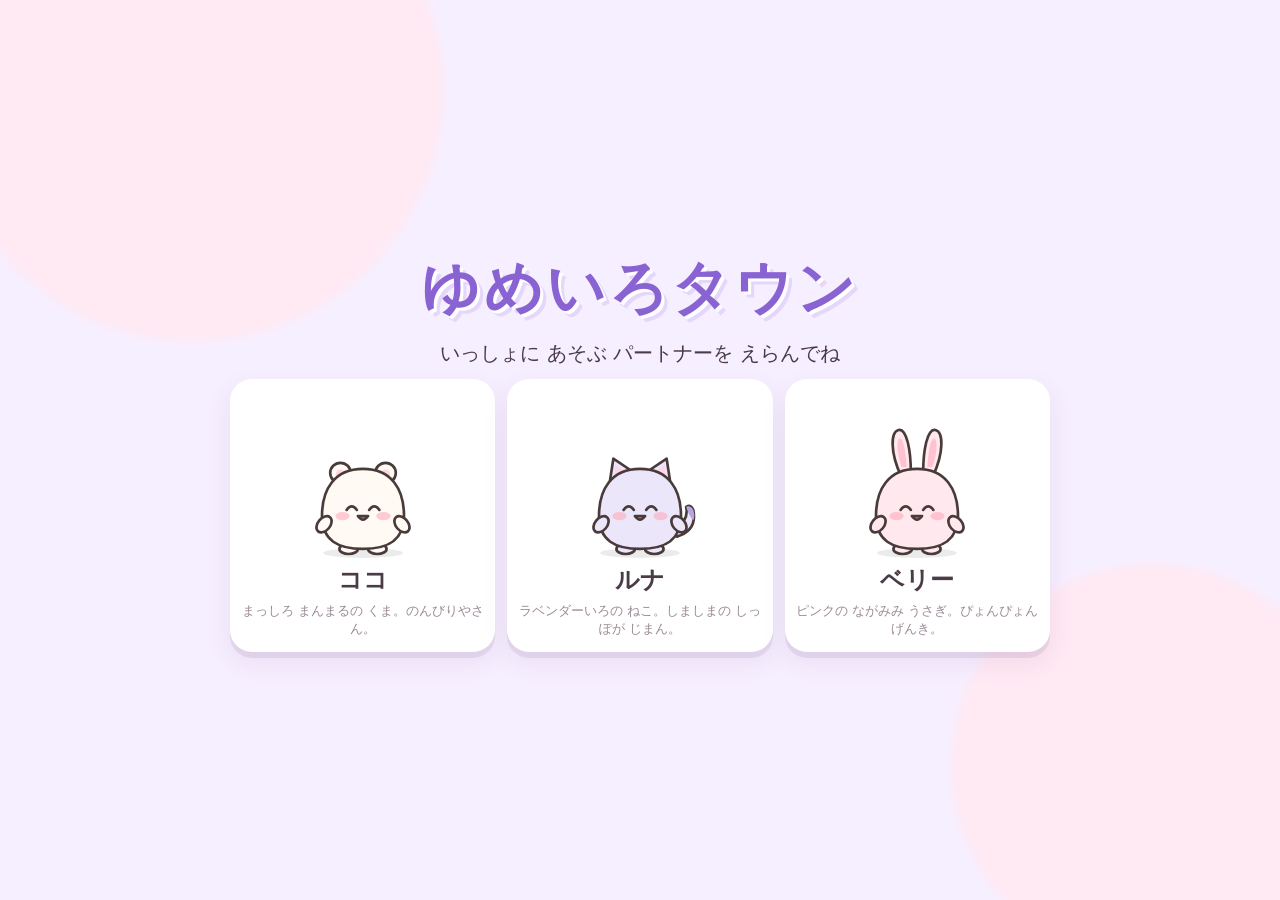
<file: index.html>
<!doctype html>
<html lang="ja">
<head>
<meta charset="utf-8">
<meta name="viewport" content="width=device-width, initial-scale=1, viewport-fit=cover, user-scalable=no">
<meta name="apple-mobile-web-app-capable" content="yes">
<meta name="mobile-web-app-capable" content="yes">
<meta name="apple-mobile-web-app-status-bar-style" content="default">
<meta name="apple-mobile-web-app-title" content="ゆめいろ">
<meta name="theme-color" content="#fde4ef">
<title>ゆめいろタウン</title>
<link rel="manifest" href="manifest.json">
<link rel="apple-touch-icon" href="icons/icon-180.png">
<link rel="icon" href="icons/icon-192.png">
<link rel="stylesheet" href="style.css">
</head>
<body data-area="home">
<div id="app"></div>
<div id="toast" aria-live="polite"></div>
<script src="charset.js"></script>
<script src="icons.js"></script>
<script src="chars.js"></script>
<script src="mypics.js"></script>
<script src="buildings.js"></script>
<script src="field.js"></script>
<script src="app.js"></script>
<script src="english.js"></script>
<script src="catch.js"></script>
<script src="fishing.js"></script>
<script src="room.js"></script>
<script src="kanji.js"></script>
<script src="kanjidig.js"></script>
<script src="merge.js"></script>
<script src="juice.js"></script>
<script src="parking.js"></script>
<script src="sato.js"></script>
</body>
</html>
</file>
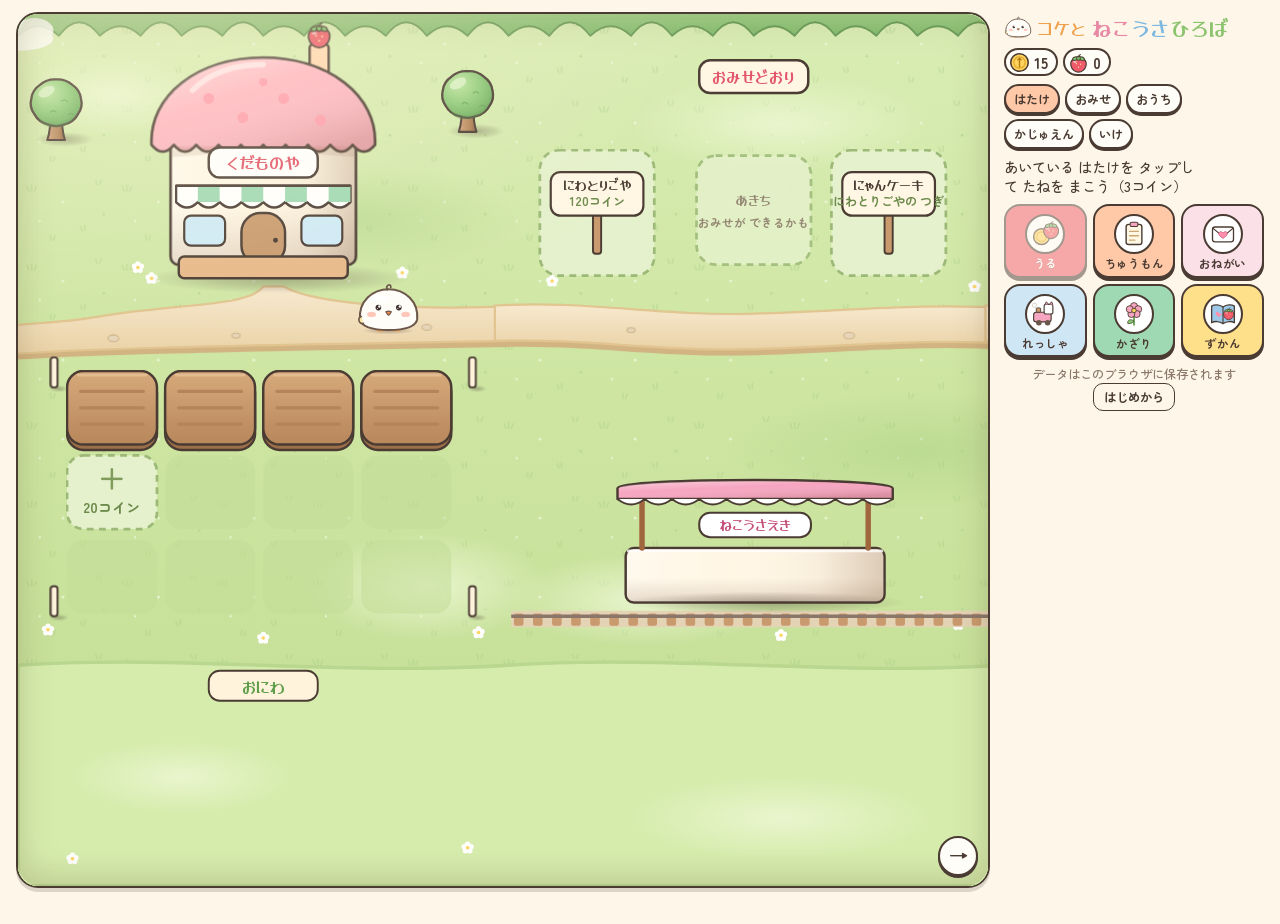
<file: nekousa-hiroba/index.html>
<!doctype html>
<html lang="ja">
<head>
<meta charset="utf-8">
<meta name="viewport" content="width=device-width, initial-scale=1, viewport-fit=cover">
<meta name="apple-mobile-web-app-capable" content="yes">
<meta name="apple-mobile-web-app-title" content="コケと ねこうさ">
<link rel="manifest" href="manifest.json">
<link rel="apple-touch-icon" href="icons/icon-180.png">
<link rel="icon" href="icons/icon-192.png">
<meta name="theme-color" content="#ffd9e6">
<style>[hidden]{display:none!important}body{margin:0}</style>
<title>コケと ねこうさひろば</title>
<meta name="claude:viewport-fit-sides" content="cover">
<link rel="preconnect" href="https://fonts.googleapis.com">
<link rel="preconnect" href="https://fonts.gstatic.com" crossorigin>
<link rel="stylesheet" href="https://fonts.googleapis.com/css2?family=Yusei+Magic&family=Zen+Maru+Gothic:wght@500;700&display=swap">
<style>
/* Layout: one tall card — HUD on top, the hand-drawn village scene, a big sell button under it. Single pastel look by choice. */
:root {
  --sky: #fdf6e9;        /* paper */
  --ink: #4a3b33;        /* crayon-brown line */
  --ink-soft: #8a776a;
  --grass: #cfe6a4;
  --strawberry: #ef5b6b;
  --butter: #ffe08a;
  --peach: #ffc9a8;
  --mint: #9fd9b4;
  --card: #fffdf7;
  --font-title: "Yusei Magic", "Zen Maru Gothic", "Hiragino Maru Gothic ProN", sans-serif;
  --font-body: "Zen Maru Gothic", "Hiragino Maru Gothic ProN", "Hiragino Sans", "Meiryo", sans-serif;
  color-scheme: light;
}
html, body { height: 100%; }
body {
  background: var(--sky);
  color: var(--ink);
  font-family: var(--font-body);
  font-weight: 500;
  padding-left: max(16px, env(safe-area-inset-left, 0px));
  padding-right: max(16px, env(safe-area-inset-right, 0px));
  padding-block: 12px 20px;
  -webkit-tap-highlight-color: transparent;
}
.app { max-width: 460px; margin: 0 auto; display: flex; flex-direction: column; gap: 10px; }
header { display: flex; align-items: center; justify-content: space-between; gap: 8px; flex-wrap: wrap; }
h1 { font-family: var(--font-title); font-weight: 400; font-size: 1.7rem; margin: 0; letter-spacing: .04em; }
h1 { display: flex; align-items: center; gap: 2px; }
h1 .kk { color: #f0a04b; font-size: .82em; margin-right: .25em; }
h1 svg { width: 1.35em; height: 1.2em; margin-right: 2px; flex: none; }
h1 .ne { color: #e88aa6; } h1 .u { color: #7cb8e0; } h1 .h { color: #8cc46e; }
.hud { display: flex; gap: 5px; flex-wrap: wrap; }
.chip {
  display: flex; align-items: center; gap: 4px;
  background: var(--card); border: 2px solid var(--ink); border-radius: 999px;
  padding: 1px 8px 1px 3px; font-weight: 700; font-size: .95rem;
  font-variant-numeric: tabular-nums;
}
.chip svg { width: 21px; height: 21px; }
.chip.pop { animation: pop .35s ease; }
@keyframes pop { 50% { transform: scale(1.15); } }

.scene-wrap {
  position: relative; border: 2.5px solid var(--ink); border-radius: 22px; overflow: hidden;
  background: var(--grass); box-shadow: 0 4px 0 rgba(74,59,51,.18);
}
/* the village is two screens wide; it scrolls sideways inside the frame */
.scroller { overflow-x: auto; overflow-y: hidden; scroll-behavior: smooth; scrollbar-width: none; overscroll-behavior-x: contain; }
.scroller::-webkit-scrollbar { display: none; }
#scene { display: block; width: 500%; max-width: none; height: auto; touch-action: pan-x; }
.scene-wrap::before, .scene-wrap::after { content: ''; position: absolute; inset: 0; pointer-events: none; border-radius: inherit; z-index: 1; }
.scene-wrap::before { background: radial-gradient(110% 70% at 12% -5%, rgba(255,246,214,.38), rgba(255,246,214,0) 60%); }
.scene-wrap::after { box-shadow: inset 0 0 38px rgba(96,80,40,.18), inset 0 -14px 26px rgba(96,80,40,.07); }
.pan {
  z-index: 2;
  position: absolute; bottom: 10px; width: 40px; height: 40px; padding: 0; border-radius: 50%;
  background: var(--card); font-size: 1.2rem; line-height: 1; box-shadow: 0 2px 0 var(--ink); border-width: 2px;
}
.pan:active { transform: translateY(2px); box-shadow: 0 0 0 var(--ink); }
#panL { left: 10px; } #panR { right: 10px; }
@keyframes nudge { 0%,100% { transform: translateX(0); } 50% { transform: translateX(4px); } }
#panR.nudge { animation: nudge 1.2s ease-in-out infinite; }
.tap { cursor: pointer; }
.tap:focus { outline: none; }
.tap:focus-visible > .focus-ring { stroke: #5b9bd5; stroke-width: 3; }
.hint {
  min-height: 2.6em; text-align: center; font-size: .98rem; line-height: 1.35;
  color: var(--ink); text-wrap: balance;
}
/* big picture buttons that stay at the bottom of the screen */
.actions {
  display: grid; grid-template-columns: repeat(6, 1fr); gap: 4px;
  position: sticky; bottom: 0; z-index: 5; background: var(--sky);
  padding: 8px 0 calc(10px + env(safe-area-inset-bottom, 0px)); margin-bottom: -10px;
  box-shadow: 0 -10px 12px -8px rgba(74,59,51,.12);
}
#decoBtn { background: var(--mint); }
#orderBtn { background: var(--peach); }
#questBtn { background: #fbe0e8; }
#trainBtn { background: #cfe6f5; }
.quest-list { display: flex; flex-direction: column; gap: 8px; text-align: left; }
.quest { display: grid; grid-template-columns: 46px 1fr auto; gap: 8px; align-items: center; background: #f7f3ea; border-radius: 14px; padding: 7px 10px; }
.quest.done { opacity: .6; }
.quest svg.face { width: 46px; height: 46px; }
.quest small { display: block; color: var(--ink-soft); font-size: .75rem; }
.quest b { display: block; font-size: .9rem; line-height: 1.3; }
.quest .bar { height: 7px; background: #e9dccb; border-radius: 4px; margin: 4px 0 2px; overflow: hidden; }
.quest .bar i { display: block; height: 100%; background: #9fdc8a; border-radius: 4px; }
.quest .side { display: flex; flex-direction: column; align-items: flex-end; gap: 4px; }
.quest .reward { font-weight: 700; font-size: .82rem; white-space: nowrap; }
.quest button { font-size: .8rem; padding: 5px 9px; border-radius: 11px; border-width: 2px; box-shadow: 0 2px 0 var(--ink); background: var(--strawberry); color: #fff; }
.quest .ok { font-size: 1.2rem; color: #5f9e4a; font-weight: 700; }
.quest.bonus { grid-template-columns: 46px 1fr auto; background: #fff1f4; }
.actions button { position: relative; display: flex; flex-direction: column; align-items: center; gap: 3px; padding: 6px 0 5px; border-radius: 16px; font-size: .66rem; line-height: 1.1; letter-spacing: -.02em; white-space: nowrap; min-width: 0; }
.actions .ic { width: 36px; height: 36px; border-radius: 50%; background: #fff; border: 2px solid var(--ink); display: grid; place-items: center; }
.actions .ic svg { width: 28px; height: 28px; }
.actions .badge { position: absolute; top: -7px; right: -3px; background: #ffd45e; color: var(--ink); text-shadow: none; font-size: .66rem; border: 2px solid var(--ink); border-radius: 999px; padding: 0 5px; line-height: 1.45; font-variant-numeric: tabular-nums; }
.actions .badge.ready { background: var(--strawberry); color: #fff; }
.orders { display: flex; flex-direction: column; gap: 6px; }
.orders h3 { margin: 0; font-family: var(--font-title); font-weight: 400; font-size: 1.05rem; }
.order {
  display: grid; grid-template-columns: 44px 1fr auto; gap: 10px; align-items: center;
  background: var(--card); border: 2px solid var(--ink); border-radius: 16px; padding: 6px 10px;
}
.order svg.face { width: 44px; height: 44px; }
.order .who { font-weight: 700; font-size: .9rem; }
.order .want { display: flex; flex-wrap: wrap; gap: 6px; margin-top: 2px; }
.order .want span { display: inline-flex; align-items: center; gap: 2px; font-size: .88rem; font-variant-numeric: tabular-nums; }
.order .want span.short { color: #c2475a; }
.order .want svg { width: 18px; height: 18px; }
.order .side { display: flex; flex-direction: column; align-items: flex-end; gap: 4px; }
.order .reward { font-weight: 700; font-size: .85rem; white-space: nowrap; }
.order button { font-size: .85rem; padding: 6px 10px; border-radius: 12px; border-width: 2px; box-shadow: 0 2px 0 var(--ink); }
.order .give { background: var(--strawberry); color: #fff; }
.order .skip { background: transparent; box-shadow: none; border: none; padding: 0 2px; font-size: .75rem; color: var(--ink-soft); text-decoration: underline; }
.order-wait { font-size: .85rem; color: var(--ink-soft); text-align: center; padding: 4px; }
.modebar {
  position: absolute; left: 10px; right: 10px; top: 10px; display: flex; align-items: center; justify-content: space-between; gap: 8px;
  background: var(--card); border: 2px solid var(--ink); border-radius: 14px; padding: 6px 8px 6px 12px; font-weight: 700; font-size: .9rem; z-index: 3;
}
.modebar button { font-size: .85rem; padding: 5px 12px; border-radius: 10px; box-shadow: 0 2px 0 var(--ink); background: var(--butter); }
.deco-list { display: grid; grid-template-columns: 1fr 1fr; gap: 8px; }
.deco-item { background: #f7f3ea; border-radius: 14px; padding: 8px; display: flex; flex-direction: column; align-items: center; gap: 4px; }
.deco-item svg { width: 48px; height: 40px; }
.deco-item small { color: var(--ink-soft); font-size: .78rem; }
.deco-item .row { display: flex; gap: 6px; }
.deco-item button { font-size: .8rem; padding: 5px 9px; border-radius: 10px; border-width: 2px; box-shadow: 0 2px 0 var(--ink); }
.deco-item .buy { background: var(--butter); } .deco-item .put { background: var(--mint); }
.tabs { display: flex; gap: 6px; justify-content: center; flex-wrap: wrap; }
.tabs button { font-size: .85rem; padding: 6px 10px; border-radius: 12px; border-width: 2px; box-shadow: 0 2px 0 var(--ink); background: var(--card); }
.tabs button[aria-pressed="true"] { background: var(--peach); }
.book-grid { display: grid; grid-template-columns: repeat(3, 1fr); gap: 8px; max-height: 52vh; overflow-y: auto; padding: 2px; }
.book-grid .friend svg { width: 72px; height: 72px; }
.book-grid .unknown svg { opacity: .35; filter: grayscale(1); }
.fishing { display: flex; flex-direction: column; gap: 12px; }
.fishing svg { width: 100%; max-width: 260px; height: auto; margin: 0 auto; display: block; border-radius: 16px; border: 2px solid var(--ink); }
@keyframes float { 0%,100% { transform: translateY(0); } 50% { transform: translateY(2px); } }
@keyframes bite { 0%,100% { transform: translateY(0); } 30% { transform: translateY(9px); } 60% { transform: translateY(4px); } }
#bobber { animation: float 1.6s ease-in-out infinite; transform-box: fill-box; }
#bobber.bite { animation: bite .35s ease-in-out infinite; }
.decos-remove .deco { cursor: pointer; }
.mapnav { display: flex; gap: 5px; justify-content: center; flex-wrap: wrap; margin-top: -4px; }
.mapnav button { font-size: .76rem; padding: 4px 8px; border-radius: 999px; border-width: 2px; box-shadow: 0 2px 0 var(--ink); background: var(--card); }
.mapnav button[aria-current="true"] { background: var(--peach); }
.modal.wide { max-width: 470px; max-height: 94vh; overflow-y: auto; }
.room-wrap svg { width: 100%; height: auto; display: block; border-radius: 14px; border: 2px solid var(--ink); }
.room-btns, .chips { display: flex; gap: 6px; justify-content: center; flex-wrap: wrap; }
.room-btns button, .chips button { font-size: .85rem; padding: 6px 11px; border-radius: 12px; border-width: 2px; box-shadow: 0 2px 0 var(--ink); background: var(--butter); }
.room-btns button[aria-pressed="true"], .chips button[aria-pressed="true"] { background: var(--peach); }
.chips button { display: flex; flex-direction: column; align-items: center; background: var(--card); padding: 4px 8px; }
.chips svg { width: 42px; height: 46px; }
.furn-rm .furn { cursor: pointer; }
.furn-rm .furn:hover { opacity: .65; }
.decos-remove .deco:hover { opacity: .7; }
button {
  font-family: var(--font-body); font-weight: 700; font-size: 1.05rem; color: var(--ink);
  border: 2.5px solid var(--ink); border-radius: 16px; padding: 12px 14px; cursor: pointer;
  box-shadow: 0 3px 0 var(--ink); transition: transform .08s, box-shadow .08s;
}
button:active { transform: translateY(3px); box-shadow: 0 0 0 var(--ink); }
button:focus-visible { outline: 3px solid #5b9bd5; outline-offset: 2px; }
button:disabled { opacity: .5; cursor: default; transform: none; box-shadow: 0 3px 0 var(--ink); }
#sell { background: var(--strawberry); color: #fff; text-shadow: 0 1px 0 rgba(74,59,51,.35); }
#friends { background: var(--butter); }

.toast {
  z-index: 4;
  position: absolute; left: 50%; top: 12px; transform: translateX(-50%);
  background: var(--card); border: 2px solid var(--ink); border-radius: 14px;
  padding: 6px 14px; font-weight: 700; font-size: .95rem; white-space: nowrap; max-width: 92%;
  overflow: hidden; text-overflow: ellipsis; pointer-events: none;
  opacity: 0; transition: opacity .25s, transform .25s;
}
.toast.show { opacity: 1; transform: translateX(-50%) translateY(2px); }

.modal-back {
  position: fixed; inset: 0; background: rgba(74,59,51,.35); display: flex;
  align-items: center; justify-content: center; z-index: 20;
  padding-left: max(16px, env(safe-area-inset-left, 0px));
  padding-right: max(16px, env(safe-area-inset-right, 0px));
}
.modal-back[hidden] { display: none; }
.modal {
  background: var(--card); border: 2.5px solid var(--ink); border-radius: 22px; padding: 18px;
  width: 100%; max-width: 380px; display: flex; flex-direction: column; gap: 12px; text-align: center;
  box-shadow: 0 5px 0 rgba(74,59,51,.25);
}
.modal h2 { font-family: var(--font-title); font-weight: 400; font-size: 1.4rem; margin: 0; }
.modal p { margin: 0; line-height: 1.6; }
.modal .say { background: #fff1f4; border-radius: 14px; padding: 10px 12px; }
.modal svg.portrait { width: 140px; height: 140px; margin: 0 auto; display: block; }
.modal .primary { background: var(--strawberry); color: #fff; }
.modal .plain { background: var(--card); }
.friend-list { display: grid; grid-template-columns: repeat(3, 1fr); gap: 8px; }
.friend { display: flex; flex-direction: column; align-items: center; gap: 2px; font-size: .85rem; }
.friend svg { width: 76px; height: 76px; background: #f3f8e6; border-radius: 16px; border: 2px solid var(--ink); }
.friend b { font-size: .95rem; }
.friend .role { color: var(--ink-soft); min-height: 2.4em; }
.sell-list { display: flex; flex-direction: column; gap: 8px; text-align: left; }
.sell-row { display: grid; grid-template-columns: 40px 1fr auto; align-items: center; gap: 10px; background: #f7f3ea; border-radius: 14px; padding: 8px 10px; }
.sell-row svg { width: 36px; height: 36px; }
.sell-row .nm { min-width: 0; line-height: 1.3; }
.sell-row .nm small { display: block; color: var(--ink-soft); font-size: .8rem; font-variant-numeric: tabular-nums; }
.sell-row button { font-size: .92rem; padding: 8px 12px; background: var(--strawberry); color: #fff; border-radius: 12px; }
.modal .note { font-size: .85rem; color: var(--ink-soft); }
.chip[hidden] { display: none; }
.foot { text-align: center; font-size: .78rem; color: var(--ink-soft); }
/* iPad などの よこ向き: 左に ひろい 箱庭、右に メニューの はしら */
@media (orientation: landscape) and (min-width: 900px) and (min-height: 560px) {
  body { padding-block: 12px; }
  .app {
    max-width: none; height: calc(100dvh - 24px); gap: 8px 14px;
    display: grid; grid-template-columns: minmax(0, 1fr) 260px;
    grid-template-rows: auto auto auto auto minmax(0, 1fr) auto;
  }
  .app > .scene-wrap { grid-column: 1; grid-row: 1 / -1; min-height: 0; }
  .app > :not(.scene-wrap) { grid-column: 2; }
  header { flex-direction: column; align-items: flex-start; gap: 6px; }
  h1 { font-size: 1.32rem; }
  .scroller { height: 100%; }
  #scene { width: auto; height: 100%; aspect-ratio: 1800 / 640; }
  .mapnav { margin-top: 0; justify-content: flex-start; }
  .hint { min-height: 0; text-align: left; font-size: .9rem; }
  .actions { position: static; grid-template-columns: repeat(3, 1fr); gap: 6px; padding: 0; margin: 0; box-shadow: none; background: none; }
  .actions button { font-size: .72rem; padding: 8px 0 6px; }
  .orders { overflow-y: auto; min-height: 0; }
}
.foot button { font-size: .78rem; padding: 4px 10px; border-width: 1.5px; box-shadow: none; background: transparent; border-radius: 10px; }

@keyframes bob { 0%,100% { transform: translateY(0); } 50% { transform: translateY(-3px); } }
@keyframes squish { 0%,100% { transform: scale(1,1); } 50% { transform: scale(1.05,.93); } }
@keyframes hop { 0%,70%,100% { transform: translateY(0); } 80% { transform: translateY(-7px); } 90% { transform: translateY(0); } }
@keyframes sway { 0%,100% { transform: rotate(-2deg); } 50% { transform: rotate(2deg); } }
@keyframes twinkle { 0%,100% { opacity: 0; transform: scale(.6); } 50% { opacity: 1; transform: scale(1); } }
@keyframes cloud { from { transform: translateX(-80px); } to { transform: translateX(1840px); } }
@keyframes swim { from { transform: translateX(90px); } to { transform: translateX(-130px); } }
.swim { animation: swim 12s linear infinite; }
.bob { animation: bob 2.6s ease-in-out infinite; transform-box: fill-box; }
.squish { animation: squish 2.8s ease-in-out infinite; transform-box: fill-box; transform-origin: 50% 100%; }
.hop { animation: hop 3.2s ease-in-out infinite; transform-box: fill-box; }
.sway { animation: sway 4s ease-in-out infinite; transform-box: fill-box; transform-origin: 50% 100%; }
.twinkle { animation: twinkle 1.6s ease-in-out infinite; transform-box: fill-box; transform-origin: center; }
.cloud { animation: cloud 240s linear infinite; }
/* friends' little faces: blink, glance around, ^^ when happy, wag tails and ears */
@keyframes blink { 0%, 91%, 100% { transform: scaleY(1); } 94% { transform: scaleY(.1); } }
@keyframes look { 0%, 30%, 100% { transform: translateX(0); } 38%, 52% { transform: translateX(1.1px); } 60%, 74% { transform: translateX(-1px); } }
@keyframes wag { 0%, 100% { transform: rotate(-9deg); } 50% { transform: rotate(11deg); } }
@keyframes tuft { 0%, 100% { transform: rotate(-12deg); } 50% { transform: rotate(10deg); } }
@keyframes flap { 0%, 70%, 100% { transform: rotate(0); } 78% { transform: rotate(-22deg); } 86% { transform: rotate(4deg); } 92% { transform: rotate(-14deg); } }
@keyframes earL { 0%, 78%, 100% { transform: rotate(0); } 84% { transform: rotate(-12deg); } 90% { transform: rotate(5deg); } }
@keyframes earR { 0%, 60%, 100% { transform: rotate(0); } 66% { transform: rotate(12deg); } 72% { transform: rotate(-5deg); } }
@keyframes joyjump { 0%, 100% { transform: translateY(0) scale(1); } 40% { transform: translateY(-8px) scale(1.04, .96); } }
@keyframes emote { 0% { opacity: 0; transform: translateY(4px) scale(.5); } 20% { opacity: 1; transform: translateY(0) scale(1.1); } 75% { opacity: 1; transform: translateY(-7px) scale(1); } 100% { opacity: 0; transform: translateY(-12px); } }
.eye { animation: look 11s ease-in-out infinite; }
.eye .open { animation: blink 5s ease-in-out infinite; transform-box: fill-box; transform-origin: center; }
.joy { opacity: 0; }
.happy .joy { opacity: 1; } .happy .open { opacity: 0; }
.happy > .hop, .happy > .squish { animation: joyjump .45s ease-in-out 2 !important; }
.tail { animation: wag 1.6s ease-in-out infinite; }
.tuft { animation: tuft 2.6s ease-in-out infinite; }
.wing { animation: flap 3.4s ease-in-out infinite; }
.ear-l { animation: earL 4.2s ease-in-out infinite; }
.ear-r { animation: earR 4.2s ease-in-out infinite; }
.emote { pointer-events: none; }
.emote-in { animation: emote 1.7s ease-out forwards; transform-box: fill-box; transform-origin: center; }
@media (prefers-reduced-motion: reduce) {
  .eye, .eye .open, .tail, .tuft, .wing, .ear-l, .ear-r, .happy > .hop, .happy > .squish { animation: none !important; }
  .bob, .squish, .hop, .sway, .twinkle, .cloud, .swim, .chip.pop, #panR.nudge { animation: none; }
  .twinkle { opacity: 1; }
}
</style>

<div class="app">
  <header>
    <h1 aria-label="コケと ねこうさひろば"><svg id="logoKoke" viewBox="-24 -22 48 40" aria-hidden="true"></svg><span class="kk">コケと</span><span class="ne">ねこ</span><span class="u">うさ</span><span class="h">ひろば</span></h1>
    <div class="hud">
      <div class="chip" id="coinChip" aria-label="コイン">
        <svg viewBox="-12 -12 24 24" aria-hidden="true"><circle r="10" fill="#ffd45e" stroke="#4a3b33" stroke-width="1.8"/><circle r="6.5" fill="none" stroke="#e0a92e" stroke-width="1.4"/><path d="M-2,-3 L0,-5 L2,-3 M0,-5 V5" stroke="#b07b12" stroke-width="1.6" fill="none" stroke-linecap="round"/></svg>
        <span id="coins">0</span>
      </div>
      <div class="chip" id="stockChip" aria-label="いちご">
        <svg viewBox="-12 -12 24 24" aria-hidden="true"><use href="#berry" transform="scale(1.35) translate(0,1)"/></svg>
        <span id="stock">0</span>
      </div>
      <div class="chip" id="appleChip" aria-label="りんご" hidden>
        <svg viewBox="-12 -12 24 24" aria-hidden="true"><use href="#apple" transform="scale(1.35) translate(0,1)"/></svg>
        <span id="apples">0</span>
      </div>
      <div class="chip" id="grapeChip" aria-label="ぶどう" hidden>
        <svg viewBox="-12 -12 24 24" aria-hidden="true"><use href="#grape" transform="scale(1.3) translate(0,1.5)"/></svg>
        <span id="grapes">0</span>
      </div>
      <div class="chip" id="fishChip" aria-label="さかな" hidden>
        <svg viewBox="-12 -12 24 24" aria-hidden="true"><use href="#fish" fill="#9cc9e8" transform="scale(1.05)"/></svg>
        <span id="fishN">0</span>
      </div>
      <div class="chip" id="eggChip" aria-label="たまご" hidden>
        <svg viewBox="-12 -12 24 24" aria-hidden="true"><use href="#egg" transform="scale(1.45)"/></svg>
        <span id="eggs">0</span>
      </div>
      <div class="chip" id="cakeChip" aria-label="いちごケーキ" hidden>
        <svg viewBox="-12 -12 24 24" aria-hidden="true"><use href="#cake" transform="scale(1.2) translate(0,1)"/></svg>
        <span id="cakes">0</span>
      </div>
    </div>
  </header>

  <div class="scene-wrap">
    <div class="scroller" id="scroller">
    <svg id="scene" viewBox="0 0 1800 640" role="img" aria-label="ねこうさひろばの むら">
      <defs>
        <g id="berry">
          <path d="M0,-4.2 C4.2,-5.6 7.2,-2.4 6.4,1.6 C5.7,4.9 2.8,7.2 0,7.2 C-2.8,7.2 -5.7,4.9 -6.4,1.6 C-7.2,-2.4 -4.2,-5.6 0,-4.2Z" fill="#ef5b6b" stroke="#4a3b33" stroke-width="1" stroke-linejoin="round"/>
          <ellipse cx="-3" cy="-1.6" rx="1.5" ry="1" fill="#fff" opacity=".55"/>
          <g fill="#7cc46a" stroke="#4a3b33" stroke-width=".8"><ellipse cx="-2.6" cy="-4.3" rx="2.4" ry="1.4" transform="rotate(-18 -2.6 -4.3)"/><ellipse cx="2.6" cy="-4.3" rx="2.4" ry="1.4" transform="rotate(18 2.6 -4.3)"/><ellipse cx="0" cy="-4.6" rx="1.6" ry="1.8"/></g>
          <path d="M0,-5.6 Q0.4,-7.4 1.6,-7.8" fill="none" stroke="#4a3b33" stroke-width=".9" stroke-linecap="round"/>
          <circle cx="-1.8" cy="0" r=".55" fill="#ffe9a0"/><circle cx="1.8" cy="0.4" r=".55" fill="#ffe9a0"/><circle cx="0" cy="3" r=".55" fill="#ffe9a0"/>
        </g>
        <!-- light comes from the upper left: every gradient below follows that -->
        <radialGradient id="shadowG"><stop offset="0" stop-color="#4a3b33" stop-opacity=".34"/><stop offset=".6" stop-color="#4a3b33" stop-opacity=".16"/><stop offset="1" stop-color="#4a3b33" stop-opacity="0"/></radialGradient>
        <radialGradient id="leafG" cx=".4" cy=".35" r=".7" fx=".3" fy=".25"><stop offset="0" stop-color="#bfe6a2"/><stop offset=".55" stop-color="#8fcb7a"/><stop offset="1" stop-color="#6aa95c"/></radialGradient>
        <linearGradient id="trunkG" x1="0" x2="1"><stop offset="0" stop-color="#cfa077"/><stop offset=".6" stop-color="#b48459"/><stop offset="1" stop-color="#8f6441"/></linearGradient>
        <linearGradient id="wallShade" x1="0" x2="1"><stop offset="0" stop-color="#fff" stop-opacity=".35"/><stop offset=".4" stop-color="#fff" stop-opacity="0"/><stop offset=".75" stop-color="#7a5236" stop-opacity=".05"/><stop offset="1" stop-color="#7a5236" stop-opacity=".26"/></linearGradient>
        <linearGradient id="roofLight" x1="0" y1="0" x2=".75" y2="1"><stop offset="0" stop-color="#fff" stop-opacity=".45"/><stop offset=".45" stop-color="#fff" stop-opacity="0"/><stop offset="1" stop-color="#6b3a2c" stop-opacity=".2"/></linearGradient>
        <linearGradient id="soilG" x1="0" y1="0" x2="0" y2="1"><stop offset="0" stop-color="#d6a97b"/><stop offset="1" stop-color="#b8875c"/></linearGradient>
        <linearGradient id="pathG" x1="0" y1="0" x2="0" y2="1"><stop offset="0" stop-color="#f8ead0"/><stop offset="1" stop-color="#ead2a6"/></linearGradient>
        <linearGradient id="groundG" x1="0" y1="0" x2="0" y2="1"><stop offset="0" stop-color="#d9edb4"/><stop offset=".45" stop-color="#cde5a1"/><stop offset="1" stop-color="#c2dd95"/></linearGradient>
        <linearGradient id="hedgeG" x1="0" y1="0" x2="0" y2="1"><stop offset="0" stop-color="#a6d48c"/><stop offset="1" stop-color="#83bb6e"/></linearGradient>
        <radialGradient id="patchL"><stop offset="0" stop-color="#eaf6cf" stop-opacity=".95"/><stop offset="1" stop-color="#eaf6cf" stop-opacity="0"/></radialGradient>
        <radialGradient id="patchD"><stop offset="0" stop-color="#a9cf83" stop-opacity=".45"/><stop offset="1" stop-color="#a9cf83" stop-opacity="0"/></radialGradient>
        <radialGradient id="waterG" cx=".45" cy=".4" r=".65"><stop offset="0" stop-color="#c3e8f5"/><stop offset=".65" stop-color="#97cfe6"/><stop offset="1" stop-color="#6fb2d2"/></radialGradient>
        <pattern id="grassTex" width="70" height="58" patternUnits="userSpaceOnUse">
          <g stroke="#a3c97f" stroke-width="1.1" stroke-linecap="round" fill="none" opacity=".38">
            <path d="M8,14 l-1.4,-3.6 M10,14 l0,-4.4 M12,14 l1.4,-3.4"/><path d="M47,43 l-1.1,-3.2 M49,43 l0,-4"/><path d="M58,9 l-1,-3 M60,9 l1,-3"/><path d="M24,50 l0,-3.6 M26,50 l1.2,-3"/>
          </g>
          <circle cx="33" cy="22" r="1" fill="#eef8da" opacity=".9"/><circle cx="63" cy="31" r=".9" fill="#b6d892"/><circle cx="16" cy="36" r=".8" fill="#eef8da"/>
        </pattern>
        <linearGradient id="aoG" x1="0" y1="0" x2="0" y2="1"><stop offset=".55" stop-color="#7a5236" stop-opacity="0"/><stop offset="1" stop-color="#7a5236" stop-opacity=".18"/></linearGradient>
        <filter id="pathEdge" x="-2%" y="-20%" width="104%" height="160%">
          <feOffset in="SourceAlpha" dy="3.5" result="o"/><feFlood flood-color="#d2b382"/><feComposite in2="o" operator="in" result="e"/>
          <feMerge><feMergeNode in="e"/><feMergeNode in="SourceGraphic"/></feMerge>
        </filter>
        <g id="tree">
          <ellipse cx="6" cy="22" rx="21" ry="5.5" fill="url(#shadowG)"/>
          <path d="M-4.5,4 C-4,12 -5,18 -6.5,22.5 H6.5 C5,18 4,12 4.5,4Z" fill="url(#trunkG)" stroke="#4a3b33" stroke-width="1.5" stroke-linejoin="round"/>
          <path d="M0.0,-22.0 Q6.9,-22.4 11.9,-18.0 Q17.5,-14.3 18.2,-8.0 Q19.9,-1.8 16.0,3.5 Q13.0,9.2 6.3,11.0 Q0.0,13.5 -6.3,11.0 Q-13.0,9.2 -16.0,3.5 Q-19.9,-1.8 -18.2,-8.0 Q-17.5,-14.3 -11.9,-18.0 Q-6.9,-22.4 -0.0,-22.0Z" fill="url(#leafG)" stroke="#4a3b33" stroke-width="1.7" stroke-linejoin="round"/>
          <path d="M-13,6 C-4,13 9,11 16,0 C14,10 4,15 -6,13 C-10,12 -12,9 -13,6Z" fill="#5f9a52" opacity=".28"/>
          <ellipse cx="-7" cy="-13" rx="6.5" ry="3.6" fill="#e2f4cf" opacity=".75" transform="rotate(-28 -7 -13)"/>
          <path d="M4,-6 q2,-2 4,0 M-4,2 q2,-2 4,0 M9,4 q2,-2 4,0" stroke="#5f9a52" stroke-width="1" fill="none" stroke-linecap="round" opacity=".6"/>
        </g>
        <g id="bush"><ellipse cx="4" cy="8" rx="15" ry="3.5" fill="url(#shadowG)"/><path d="M0.0,-9.0 Q6.6,-8.8 10.9,-5.6 Q14.9,-2.2 13.6,2.0 Q11.9,6.1 6.1,8.1 Q0.0,9.8 -6.1,8.1 Q-11.9,6.1 -13.6,2.0 Q-14.9,-2.2 -10.9,-5.6 Q-6.6,-8.8 -0.0,-9.0Z" fill="url(#leafG)" stroke="#4a3b33" stroke-width="1.5" stroke-linejoin="round"/><ellipse cx="-4" cy="-3.5" rx="4" ry="2.2" fill="#e2f4cf" opacity=".75"/></g>
        <g id="egg">
          <path d="M0,-6 C3.6,-6 5,-1 5,1.6 C5,4.8 2.8,6.4 0,6.4 C-2.8,6.4 -5,4.8 -5,1.6 C-5,-1 -3.6,-6 0,-6Z" fill="#fff8ea" stroke="#4a3b33" stroke-width="1"/>
          <ellipse cx="-1.8" cy="-2" rx="1.2" ry="1.8" fill="#fff" />
        </g>
        <g id="cake">
          <path d="M-8,-1 L-7.5,-8.5 L-3,-4.5 L3,-4.5 L7.5,-8.5 L8,-1 L8,5 C8,7.4 -8,7.4 -8,5Z" fill="#fff6ea" stroke="#4a3b33" stroke-width="1" stroke-linejoin="round"/>
          <path d="M-8,1.6 H8 V3.4 H-8Z" fill="#f6b3c4"/>
          <circle cx="-2.8" cy="-1.4" r=".8" fill="#4a3b33"/><circle cx="2.8" cy="-1.4" r=".8" fill="#4a3b33"/>
          <path d="M-1,0 Q0,1 1,0" fill="none" stroke="#4a3b33" stroke-width=".6"/>
          <use href="#berry" transform="translate(0,-6.6) scale(.55)"/>
        </g>
        <g id="apple">
          <path d="M0,-4 C3,-7 7,-5 6.5,0.5 C6,5 3,7 0,6 C-3,7 -6,5 -6.5,0.5 C-7,-5 -3,-7 0,-4Z" fill="#ee5d5d" stroke="#4a3b33" stroke-width="1"/>
          <path d="M0,-4 C0,-6 .5,-7.5 1.5,-8" fill="none" stroke="#8a5a3a" stroke-width="1.1" stroke-linecap="round"/>
          <path d="M1,-6.5 C3,-9 6,-8 6,-6.5 C4,-5.5 2,-5.5 1,-6.5Z" fill="#7cc46a" stroke="#4a3b33" stroke-width=".6"/>
          <ellipse cx="-3" cy="-1" rx="1.2" ry="2" fill="#fff" opacity=".6"/>
        </g>
        <g id="grape">
          <g fill="#9b6fc4" stroke="#4a3b33" stroke-width=".8">
            <circle cx="-4" cy="-3" r="2.6"/><circle cx="0" cy="-3.4" r="2.6"/><circle cx="4" cy="-3" r="2.6"/>
            <circle cx="-2" cy="1" r="2.6"/><circle cx="2" cy="1" r="2.6"/><circle cx="0" cy="5" r="2.6"/>
          </g>
          <path d="M0,-6 C0,-8 1,-9 2,-9.5" fill="none" stroke="#8a5a3a" stroke-width="1.1" stroke-linecap="round"/>
          <path d="M1.5,-8 C4,-10 7,-8.5 6.5,-7 C4.5,-6 2.5,-6.5 1.5,-8Z" fill="#7cc46a" stroke="#4a3b33" stroke-width=".6"/>
        </g>
        <linearGradient id="rainbow" x1="0" x2="1"><stop offset="0" stop-color="#f6a5c0"/><stop offset=".35" stop-color="#ffe08a"/><stop offset=".7" stop-color="#9fd9b4"/><stop offset="1" stop-color="#9cc9e8"/></linearGradient>
        <g id="fish">
          <path d="M-8,0 C-5,-5 3,-5 6,0 C3,5 -5,5 -8,0Z" stroke="#4a3b33" stroke-width="1"/>
          <path d="M6,0 L10,-4 L10,4Z" stroke="#4a3b33" stroke-width="1" stroke-linejoin="round"/>
          <circle cx="-4.5" cy="-.8" r="1" fill="#4a3b33"/>
        </g>
        <g id="flower"><g fill="#fff"><circle cx="0" cy="-2.6" r="2"/><circle cx="2.5" cy="-.8" r="2"/><circle cx="1.6" cy="2.1" r="2"/><circle cx="-1.6" cy="2.1" r="2"/><circle cx="-2.5" cy="-.8" r="2"/></g><circle r="1.3" fill="#ffd45e"/></g>
      </defs>

      <!-- ground -->
      <rect width="1800" height="640" fill="url(#groundG)"/>
      <rect width="1800" height="640" fill="url(#grassTex)"/>
      <ellipse cx="250" cy="150" rx="120" ry="40" fill="url(#patchD)"/><ellipse cx="660" cy="320" rx="140" ry="44" fill="url(#patchD)"/><ellipse cx="1000" cy="460" rx="120" ry="36" fill="url(#patchD)"/><ellipse cx="1350" cy="300" rx="140" ry="44" fill="url(#patchD)"/><ellipse cx="1700" cy="200" rx="110" ry="40" fill="url(#patchD)"/>
      <!-- a soft hedge along the far edge gives the meadow a back -->
      <path d="M0,16 Q15,2 30,16 Q45,-4 60,16 Q75,2 90,16 Q105,-4 120,16 Q135,2 150,16 Q165,-4 180,16 Q195,2 210,16 Q225,-4 240,16 Q255,2 270,16 Q285,-4 300,16 Q315,2 330,16 Q345,-4 360,16 Q375,2 390,16 Q405,-4 420,16 Q435,2 450,16 Q465,-4 480,16 Q495,2 510,16 Q525,-4 540,16 Q555,2 570,16 Q585,-4 600,16 Q615,2 630,16 Q645,-4 660,16 Q675,2 690,16 Q705,-4 720,16 Q735,2 750,16 Q765,-4 780,16 Q795,2 810,16 Q825,-4 840,16 Q855,2 870,16 Q885,-4 900,16 Q915,2 930,16 Q945,-4 960,16 Q975,2 990,16 Q1005,-4 1020,16 Q1035,2 1050,16 Q1065,-4 1080,16 Q1095,2 1110,16 Q1125,-4 1140,16 Q1155,2 1170,16 Q1185,-4 1200,16 Q1215,2 1230,16 Q1245,-4 1260,16 Q1275,2 1290,16 Q1305,-4 1320,16 Q1335,2 1350,16 Q1365,-4 1380,16 Q1395,2 1410,16 Q1425,-4 1440,16 Q1455,2 1470,16 Q1485,-4 1500,16 Q1515,2 1530,16 Q1545,-4 1560,16 Q1575,2 1590,16 Q1605,-4 1620,16 Q1635,2 1650,16 Q1665,-4 1680,16 Q1695,2 1710,16 Q1725,-4 1740,16 Q1755,2 1770,16 Q1785,-4 1800,16 V-2 H0Z" fill="url(#hedgeG)" stroke="#6f9f5c" stroke-width="1.4" stroke-linejoin="round"/>
      <path d="M0,478 C120,470 240,486 360,478 C480,470 600,486 720,478 C840,470 960,486 1080,478 C1200,470 1320,486 1440,478 C1560,470 1680,486 1800,478 V640 H0Z" fill="#d6ecad" stroke="#b9d78f" stroke-width="2.5"/>
      <ellipse cx="120" cy="560" rx="80" ry="26" fill="url(#patchL)"/><ellipse cx="560" cy="590" rx="110" ry="30" fill="url(#patchL)"/><ellipse cx="930" cy="555" rx="90" ry="26" fill="url(#patchL)"/><ellipse cx="1290" cy="590" rx="110" ry="30" fill="url(#patchL)"/><ellipse cx="1650" cy="555" rx="90" ry="26" fill="url(#patchL)"/>
      <g stroke="#4a3b33" stroke-width="1.4" fill="#fff3dc">
        <rect x="140" y="482" width="80" height="22" rx="8"/>
      </g>
      <text x="180" y="498" text-anchor="middle" font-family="Yusei Magic, Zen Maru Gothic, sans-serif" font-size="12" fill="#5f9e4a">おにわ</text>
      <use href="#flower" x="40" y="620"/><use href="#flower" x="330" y="612"/><use href="#flower" x="690" y="622"/><use href="#flower" x="1050" y="610"/><use href="#flower" x="1410" y="622"/><use href="#flower" x="1770" y="612"/>
      <ellipse cx="1580" cy="70" rx="100" ry="32" fill="url(#patchL)"/><ellipse cx="1280" cy="80" rx="110" ry="36" fill="url(#patchL)"/><ellipse cx="1180" cy="430" rx="100" ry="34" fill="url(#patchL)"/><ellipse cx="900" cy="300" rx="120" ry="30" fill="url(#patchL)"/>
      <ellipse cx="560" cy="80" rx="110" ry="36" fill="url(#patchL)"/>
      <ellipse cx="460" cy="430" rx="100" ry="34" fill="url(#patchL)"/>
      <ellipse cx="70" cy="60" rx="70" ry="30" fill="url(#patchL)"/>
      <ellipse cx="300" cy="420" rx="90" ry="40" fill="url(#patchL)"/>
      <g class="cloud" opacity=".85"><ellipse cx="0" cy="18" rx="26" ry="9" fill="#fff"/><ellipse cx="12" cy="12" rx="14" ry="9" fill="#fff"/></g>

      <!-- path -->
      <g filter="url(#pathEdge)">
      <path d="M180,200 C170,215 120,212 60,222 C20,229 -10,226 -10,232 L-10,250 C40,246 120,244 360,240 L370,214 C300,218 220,214 195,200Z" fill="url(#pathG)" stroke="#e1c48f" stroke-width="1.6"/>
      <path d="M350,214 C420,210 470,222 540,220 C610,218 660,212 730,216 L730,242 C660,238 610,244 540,246 C470,248 420,238 350,240Z" fill="url(#pathG)" stroke="#e1c48f" stroke-width="1.6"/>
      <g transform="translate(360,0)"><path d="M350,214 C420,210 470,222 540,220 C610,218 660,212 730,216 L730,242 C660,238 610,244 540,246 C470,248 420,238 350,240Z" fill="url(#pathG)" stroke="#e1c48f" stroke-width="1.6"/></g>
      <g transform="translate(720,0)"><path d="M350,214 C420,210 470,222 540,220 C610,218 660,212 730,216 L730,242 C660,238 610,244 540,246 C470,248 420,238 350,240Z" fill="url(#pathG)" stroke="#e1c48f" stroke-width="1.6"/><path d="M710,216 C780,212 820,206 880,200 C920,196 940,190 960,180 L980,196 C950,212 920,220 880,226 C820,234 780,240 710,242Z" fill="url(#pathG)" stroke="#e1c48f" stroke-width="1.6"/></g>
      </g>
      <g fill="#e6d5b8" stroke="#cdb48a" stroke-width=".8">
        <ellipse cx="70" cy="238" rx="4" ry="2.4"/><ellipse cx="160" cy="236" rx="3" ry="1.8"/><ellipse cx="300" cy="230" rx="3.6" ry="2.2"/>
        <ellipse cx="450" cy="232" rx="3" ry="1.8"/><ellipse cx="610" cy="236" rx="4" ry="2.4"/><ellipse cx="800" cy="228" rx="3.2" ry="2"/>
        <ellipse cx="960" cy="236" rx="4" ry="2.4"/><ellipse cx="1180" cy="230" rx="3" ry="1.8"/><ellipse cx="1330" cy="236" rx="3.6" ry="2.2"/><ellipse cx="1520" cy="226" rx="3" ry="1.8"/>
      </g>

      <!-- decorations the player places -->
      <g id="decos"></g>

      <!-- trees and decor -->
      <use href="#tree" x="28" y="70"/>
      <use href="#tree" x="330" y="64"/>
      <use href="#flower" x="88" y="186"/><use href="#flower" x="98" y="194"/><use href="#flower" x="282" y="190"/>
      <use href="#flower" x="392" y="196"/><use href="#flower" x="702" y="200"/><use href="#flower" x="560" y="456"/><use href="#flower" x="690" y="448"/>
      <use href="#flower" x="22" y="452"/><use href="#flower" x="338" y="454"/><use href="#flower" x="180" y="458"/>

      <!-- fence -->
      <g fill="url(#shadowG)"><ellipse cx="30" cy="275" rx="7" ry="2.5"/><ellipse cx="337" cy="275" rx="7" ry="2.5"/><ellipse cx="30" cy="443" rx="7" ry="2.5"/><ellipse cx="337" cy="443" rx="7" ry="2.5"/></g>
      <g stroke="#4a3b33" stroke-width="1.4" fill="#fff3dc">
        <rect x="24" y="252" width="5" height="22" rx="2"/><rect x="331" y="252" width="5" height="22" rx="2"/>
        <rect x="24" y="420" width="5" height="22" rx="2"/><rect x="331" y="420" width="5" height="22" rx="2"/>
      </g>

      <!-- fruit shop (tap to sell) -->
      <g id="shop" class="tap" tabindex="0" role="button" aria-label="くだものやさん：いちごをうる">
        <rect class="focus-ring" x="96" y="20" width="168" height="182" rx="16" fill="transparent" stroke="none"/>
        <ellipse cx="192" cy="194" rx="96" ry="11" fill="url(#shadowG)"/>
        <!-- walls -->
        <rect x="112" y="92" width="136" height="92" rx="6" fill="#fff6e4" stroke="#4a3b33" stroke-width="2"/>
        <rect x="113" y="93" width="134" height="90" rx="5" fill="url(#wallShade)"/><rect x="113" y="93" width="134" height="90" rx="5" fill="url(#aoG)"/>
        <!-- chimney (behind the roof) -->
        <rect x="214" y="22" width="14" height="28" rx="3" fill="#ffd6b0" stroke="#4a3b33" stroke-width="1.8"/>
        <use href="#berry" transform="translate(221,16) scale(1.2)"/>
        <!-- roof: a round, puffy dome with a scalloped edge -->
        <path d="M98,96 C96,60 132,32 180,32 C228,32 264,60 262,96 Q253.8,106 245.6,96 Q237.4,106 229.2,96 Q221.0,106 212.8,96 Q204.6,106 196.4,96 Q188.2,106 180.0,96 Q171.8,106 163.6,96 Q155.4,106 147.2,96 Q139.0,106 130.8,96 Q122.6,106 114.4,96 Q106.2,106 98.0,96Z" fill="#ffb3c1" stroke="#4a3b33" stroke-width="2" stroke-linejoin="round"/>
        <path d="M98,96 C96,60 132,32 180,32 C228,32 264,60 262,96 Q253.8,106 245.6,96 Q237.4,106 229.2,96 Q221.0,106 212.8,96 Q204.6,106 196.4,96 Q188.2,106 180.0,96 Q171.8,106 163.6,96 Q155.4,106 147.2,96 Q139.0,106 130.8,96 Q122.6,106 114.4,96 Q106.2,106 98.0,96Z" fill="url(#roofLight)"/>
        <path d="M128,56 C142,42 160,37 180,37" fill="none" stroke="#fff" stroke-width="4" stroke-linecap="round" opacity=".55"/>
        <path d="M113,97 H247 V105 C200,101 160,101 113,105Z" fill="#7a5236" opacity=".13"/>
        <g fill="#ff9aad"><circle cx="140" cy="62" r="4"/><circle cx="165" cy="76" r="4"/><circle cx="195" cy="62" r="4"/><circle cx="222" cy="78" r="4"/><circle cx="180" cy="50" r="3"/></g>
        <!-- sign -->
        <rect x="140" y="98" width="80" height="22" rx="8" fill="#fff" stroke="#4a3b33" stroke-width="1.8"/>
        <text x="180" y="114" text-anchor="middle" font-family="Yusei Magic, Zen Maru Gothic, sans-serif" font-size="13" fill="#e2566b">くだものや</text>
        <!-- awning -->
        <path d="M116,126 H244 V138 Q236,146 228,138 Q220,146 212,138 Q204,146 196,138 Q188,146 180,138 Q172,146 164,138 Q156,146 148,138 Q140,146 132,138 Q124,146 116,138Z" fill="#fff" stroke="#4a3b33" stroke-width="1.8" stroke-linejoin="round"/>
        <g fill="#9fd9b4"><rect x="132" y="126" width="16" height="12"/><rect x="164" y="126" width="16" height="12"/><rect x="196" y="126" width="16" height="12"/><rect x="228" y="126" width="16" height="12"/></g>
        <path d="M116,126 H244" stroke="#4a3b33" stroke-width="1.8"/>
        <!-- door + window -->
        <rect x="164" y="146" width="32" height="38" rx="14" fill="#c99a6e" stroke="#4a3b33" stroke-width="1.8"/>
        <circle cx="189" cy="166" r="1.8" fill="#4a3b33"/>
        <rect x="122" y="148" width="30" height="22" rx="5" fill="#cfeaf7" stroke="#4a3b33" stroke-width="1.6"/>
        <rect x="208" y="148" width="30" height="22" rx="5" fill="#cfeaf7" stroke="#4a3b33" stroke-width="1.6"/>
        <!-- fruit stand -->
        <rect x="118" y="178" width="124" height="16" rx="4" fill="#e8b98a" stroke="#4a3b33" stroke-width="1.8"/>
        <g id="standFruit"></g>
      </g>

      <!-- おみせどおり (second screen): chicken coop and にゃんケーキ -->
      <rect x="500" y="34" width="80" height="24" rx="8" fill="#fff6e4" stroke="#4a3b33" stroke-width="1.8"/>
      <text x="540" y="51" text-anchor="middle" font-family="Yusei Magic, Zen Maru Gothic, sans-serif" font-size="12" fill="#e2566b">おみせどおり</text>
      <g opacity=".85">
        <rect x="498" y="104" width="84" height="80" rx="14" fill="#e5f1cc" stroke="#9cb977" stroke-width="2" stroke-dasharray="5 4"/>
        <text x="540" y="140" text-anchor="middle" font-family="Yusei Magic, Zen Maru Gothic, sans-serif" font-size="10" fill="#8a776a">あきち</text>
        <text x="540" y="156" text-anchor="middle" font-family="Zen Maru Gothic, sans-serif" font-weight="700" font-size="8.5" fill="#8a776a">おみせが できるかも</text>
      </g>
      <g id="coop" transform="translate(372,0)"></g>
      <g id="bakery" transform="translate(330,0)"></g>

      <!-- おうちの まち (third screen) -->
      <g id="homes"></g>

      <!-- ねこうさえき (on おみせどおり) -->
      <g id="station"></g>

      <!-- field -->
      <g id="field"></g>

      <!-- orchard (second screen) -->
      <g id="orchard" transform="translate(720,0)"></g>

      <!-- pond (third screen) -->
      <g id="pond" transform="translate(720,0)"></g>

      <!-- characters -->
      <g id="cast"></g>
    </svg>
    </div>
    <button class="pan" id="panL" type="button" aria-label="ひだりへ" hidden>←</button>
    <button class="pan" id="panR" type="button" aria-label="みぎの とちへ">→</button>
    <div class="modebar" id="modebar" hidden><span id="modeText"></span><button type="button" id="modeEnd">おわる</button></div>
    <div class="toast" id="toast" role="status" aria-live="polite"></div>
  </div>
  <nav class="mapnav" id="mapnav" aria-label="ばしょ">
    <button type="button" data-go="0">はたけ</button><button type="button" data-go="1">おみせ</button><button type="button" data-go="2">おうち</button><button type="button" data-go="3">かじゅえん</button><button type="button" data-go="4">いけ</button>
  </nav>

  <div class="hint" id="hint"></div>

  <nav class="actions" aria-label="メニュー">
    <button id="sell" type="button"><span class="ic"><svg viewBox="-16 -16 32 32" aria-hidden="true"><circle cx="-4" cy="3" r="9" fill="#ffd45e" stroke="#4a3b33" stroke-width="1.6"/><circle cx="-4" cy="3" r="5.5" fill="none" stroke="#e0a92e" stroke-width="1.3"/><use href="#berry" transform="translate(7,-4) scale(1.3)"/></svg></span><b>うる</b><span class="badge" id="sellAmt" hidden></span></button>
    <button id="orderBtn" type="button"><span class="ic"><svg viewBox="-16 -16 32 32" aria-hidden="true"><rect x="-9" y="-11" width="18" height="23" rx="3" fill="#fff6e4" stroke="#4a3b33" stroke-width="1.6"/><rect x="-4.5" y="-13.5" width="9" height="5" rx="2" fill="#f6a5c0" stroke="#4a3b33" stroke-width="1.2"/><path d="M-5,-3 H5 M-5,2 H5 M-5,7 H1" stroke="#c9a873" stroke-width="1.6" stroke-linecap="round"/></svg></span><b>ちゅうもん</b><span class="badge" id="orderN" hidden></span></button>
    <button id="questBtn" type="button"><span class="ic"><svg viewBox="-16 -16 32 32" aria-hidden="true"><rect x="-12" y="-8" width="24" height="17" rx="3" fill="#fff" stroke="#4a3b33" stroke-width="1.5"/><path d="M-12,-7 L0,3 L12,-7" fill="none" stroke="#4a3b33" stroke-width="1.4" stroke-linejoin="round"/><path d="M0,-1 C-1.4,-3.6 -5,-3 -5,-.4 C-5,2 -1.6,3.6 0,5 C1.6,3.6 5,2 5,-.4 C5,-3 1.4,-3.6 0,-1Z" fill="#ff8fab" stroke="#c4507a" stroke-width=".8"/></svg></span><b>おねがい</b><span class="badge ready" id="questN" hidden></span></button>
    <button id="trainBtn" type="button"><span class="ic"><svg viewBox="-16 -16 32 32" aria-hidden="true"><rect x="-13" y="-2" width="20" height="11" rx="3" fill="#f6a5c0" stroke="#4a3b33" stroke-width="1.3"/><rect x="-1" y="-11" width="10" height="11" rx="2" fill="#fff" stroke="#4a3b33" stroke-width="1.3"/><path d="M0,-11 L1.5,-14 L4,-11 M5,-11 L7.5,-14 L9,-11" fill="#f6a5c0" stroke="#4a3b33" stroke-width="1" stroke-linejoin="round"/><rect x="-10" y="-7" width="5" height="5" rx="1" fill="#c99a6e" stroke="#4a3b33" stroke-width="1"/><circle cx="-7" cy="10" r="3.2" fill="#6b564a"/><circle cx="3" cy="10" r="3.2" fill="#6b564a"/><circle cx="-12" cy="-10" r="2.4" fill="#fff" stroke="#c9bfb4" stroke-width=".8"/></svg></span><b>れっしゃ</b><span class="badge" id="trainN" hidden></span></button>
    <button id="decoBtn" type="button"><span class="ic"><svg viewBox="-16 -16 32 32" aria-hidden="true"><path d="M0,13 V0" stroke="#5f9e4a" stroke-width="2"/><path d="M0,8 C-6,4 -8,9 -7,11 C-3,11 -1,10 0,8Z" fill="#86c870" stroke="#4a3b33" stroke-width=".8"/><g transform="translate(0,-4)" fill="#f6a5c0" stroke="#4a3b33" stroke-width="1"><circle cy="-5" r="4"/><circle cx="4.8" cy="-1.5" r="4"/><circle cx="3" cy="4" r="4"/><circle cx="-3" cy="4" r="4"/><circle cx="-4.8" cy="-1.5" r="4"/><circle r="2.6" fill="#ffd45e"/></g></svg></span><b>かざり</b></button>
    <button id="friends" type="button"><span class="ic"><svg viewBox="-16 -16 32 32" aria-hidden="true"><path d="M0,-8 C-4,-11 -10,-11 -13,-9 V10 C-10,8 -4,8 0,11 C4,8 10,8 13,10 V-9 C10,-11 4,-11 0,-8Z" fill="#9cc9e8" stroke="#4a3b33" stroke-width="1.5" stroke-linejoin="round"/><path d="M0,-8 V11" stroke="#4a3b33" stroke-width="1.3"/><path d="M-3,-1 C-4,-4 -8,-3 -7,0 C-6,2 -4,3 -3,4 C-2,3 0,2 1,0" fill="#ff8fab" transform="translate(-2,0) scale(.9)"/><use href="#berry" transform="translate(6.5,0) scale(.9)"/></svg></span><b>ずかん</b></button>
  </nav>

  <section class="orders" id="orders" hidden aria-live="polite"></section>

  <div class="foot">データはこのブラウザに保存されます　<button id="reset" type="button">はじめから</button></div>
</div>

<div class="modal-back" id="modalBack" hidden>
  <div class="modal" id="modal" role="dialog" aria-modal="true"></div>
</div>

<script>
// iPad etc.: in portrait, show the phone layout scaled up to fill the screen (the browser zooms natively, so taps stay exact)
(function fitTablet() {
  let m = document.querySelector('meta[name=viewport]');
  if (!m) { m = document.createElement('meta'); m.name = 'viewport'; document.head.appendChild(m); }
  const base = 'initial-scale=1, viewport-fit=cover';
  const apply = () => {
    const tablet = Math.min(screen.width, screen.height) >= 700;
    const portrait = matchMedia('(orientation: portrait)').matches;
    m.content = tablet && portrait ? 'width=500, viewport-fit=cover' : 'width=device-width, ' + base;
  };
  apply();
  addEventListener('orientationchange', () => setTimeout(apply, 50));
  matchMedia('(orientation: portrait)').addEventListener?.('change', apply);
})();
</script>
<script>
function screenW() { const sc = document.getElementById('scroller'); return sc.scrollWidth / 5; }
function goScreen(i) { const sc = document.getElementById('scroller'), sw = screenW(); sc.scrollLeft = i * sw - (sc.clientWidth - sw) / 2; }
</script>
<script>
(function () {
  const FAST = location.hash === '#fast';
  const GROW_MS = FAST ? 15000 : 3 * 60 * 1000;   // いちご：約3分
  const SEED_COST = 3;
  const BERRIES_PER_HARVEST = 3;
  const BASE_PRICE = 4;
  const PLOT_PRICES = [20, 30, 45, 60, 80, 100, 130, 160];
  const SAKURA_AFTER_SOLD = 24;
  const TONSUKE_AFTER_PLOTS = 8;
  const COOP_PRICE = 120, HEN_PRICES = [60, 90], EGG_MS = FAST ? 8000 : 2 * 60 * 1000, EGG_CAP = 3, EGG_PRICE = 5;
  const BAKERY_PRICE = 200, BAKE_MS = FAST ? 8000 : 90 * 1000, CAKE_PRICE = 30, CAKE_BERRIES = 3, CAKE_EGGS = 1;
  const LAND_PRICE = 300, POND_PRICE = 500, BAIT = 2;
  const ORDER_MS = FAST ? 6000 : 3 * 60 * 1000, MAX_ORDERS = 2;
  // zone = how wide the green part of the gauge is, speed = how fast the marker moves
  const FISH = [
    { k: 'fishS', name: 'こざかな', color: '#9cc9e8', price: 8, p: .34, cm: [6, 14], zone: .34, speed: 1 },
    { k: 'fishG', name: 'きんぎょ', color: '#f47a5a', price: 12, p: .2, cm: [4, 10], zone: .3, speed: 1.15 },
    { k: 'fishB', name: 'おおきな さかな', color: '#f2a65a', price: 20, p: .16, cm: [20, 40], zone: .26, speed: 1.3 },
    { k: 'fishK', name: 'こい', color: '#fffaf2', spots: 1, price: 35, p: .1, cm: [30, 60], zone: .22, speed: 1.45 },
    { k: 'fishN', name: 'なまず', color: '#a39c8f', whisk: 1, price: 45, p: .07, cm: [40, 80], zone: .19, speed: 1.6 },
    { k: 'fishR', name: 'にじいろ さかな', color: 'url(#rainbow)', price: 80, p: .04, cm: [15, 30], zone: .16, speed: 1.8 },
    { k: 'boot', name: 'ながぐつ', junk: 1, p: .06, zone: .4, speed: .8 },
    { k: 'chest', name: 'たからばこ', treasure: 1, p: .03, zone: .18, speed: 1.6 },
  ];
  const FURN = [
    { k: 'bed', name: 'ベッド', price: 40, seat: [[8, -16]] },
    { k: 'rug', name: 'まるい ラグ', price: 20, under: 1, seat: [[-16, -6], [16, -4]] },
    { k: 'sofa', name: 'ソファ', price: 50, seat: [[-12, -8], [12, -8]] },
    { k: 'rtable', name: 'まるテーブル', price: 30 },
    { k: 'chair', name: 'いす', price: 15, seat: [[0, -10]] },
    { k: 'cushion', name: 'いちごクッション', price: 12, seat: [[0, -4]], small: 1 },
    { k: 'lamp', name: 'スタンドライト', price: 20 },
    { k: 'shelf', name: 'ほんだな', price: 35 },
    { k: 'plant', name: 'かんようしょくぶつ', price: 15, small: 1 },
    { k: 'kitchen', name: 'キッチン', price: 60 },
    { k: 'piano', name: 'ピアノ', price: 90 },
    { k: 'teaset', name: 'ティーセット', price: 18, small: 1 },
    { k: 'cakestand', name: 'ケーキスタンド', price: 30, small: 1 },
    { k: 'clock', name: 'かべどけい', price: 25, wall: 1 },
    { k: 'drawing', name: 'おえかき（がくぶち）', price: 20, wall: 1 },
    { k: 'curtain', name: 'カーテンの まど', price: 25, wall: 1 },
  ];
  const furnVb = (f) => f.wall ? '-26 -24 52 46' : f.small ? '-24 -40 48 44' : '-44 -64 88 68';
  const HOMES = {
    sakura: { name: 'さくら', price: 150, cx: 900 },
    tonsuke: { name: 'とんすけ', price: 100, cx: 785, roof: '#ffb0c2', wall: '#fff6e4' },
    shirousa: { name: 'しろうさ', price: 100, cx: 900, roof: '#9fd9b4', wall: '#ffffff', ear: '#ffffff', inner: '#f8c6d4' },
    chausa: { name: 'ちゃうさ', price: 100, cx: 1015, roof: '#e8b98a', wall: '#fff6e4', ear: '#d9a878', inner: '#f3c3b0' },
  };
  const ROOM = {
    sakura: { w: 400, h: 220, wall: '#fde7ee', paper: '#f8c6d4' },
    tonsuke: { w: 300, h: 200, wall: '#fff0e0', paper: '#ffd2c0' },
    shirousa: { w: 300, h: 200, wall: '#eef7f1', paper: '#c9e9d4' },
    chausa: { w: 300, h: 200, wall: '#f8ecdc', paper: '#ecd0ad' },
  };
  const WALL_H = 110;
  const NAME = { koke: 'コケ', sakura: 'さくら', tonsuke: 'とんすけ', shirousa: 'しろうさ', chausa: 'ちゃうさ' };
  const ROOM_LINES = {
    sakura: ['いらっしゃい！ ゆっくりしていってね', 'おへやの かざりつけ、たのしいね', 'みんなで おちゃかい しようよ'],
    tonsuke: ['ぷぴっ、ぼくの おへやへ ようこそ', 'ベッドで ごろごろ するのが すき', 'いちごクッション ほしいな'],
    shirousa: ['しずかで おちつく おへやでしょ', 'くだものの えを かざりたいな', 'ちゃうさの おうちにも いきたいな'],
    chausa: ['キッチンで おかしを つくりたいな', 'ケーキの においの する おへや！', 'しろうさ、あそびに きてね'],
    koke: ['さくらの おうち、ひろいね！', 'ぴよっ、たのしい！', 'おみせは ちょっと おやすみ〜'],
  };
  const HOME_THANKS = {
    sakura: 'わあ、ひろい おうち！ みんなを よんで おちゃかいが できるね',
    tonsuke: 'ぷぴっ、ぼくの おうちだ！ ありがとう！',
    shirousa: 'まどから かじゅえんが みえるかな？ うれしい！',
    chausa: 'キッチンを おいて おかしを つくりたいな！',
  };
  const DECOS = [
    { k: 'flower', name: 'おはな', price: 10 }, { k: 'sunflower', name: 'ひまわり', price: 15 },
    { k: 'mushroom', name: 'きのこ', price: 15 }, { k: 'fence', name: 'さく', price: 20 },
    { k: 'lantern', name: 'ランタン', price: 30 }, { k: 'bench', name: 'ベンチ', price: 40, play: 1 },
    { k: 'stone', name: 'いしだたみ', price: 5 }, { k: 'pot', name: 'うえきばち', price: 12 },
    { k: 'mailbox', name: 'ポスト', price: 25 }, { k: 'tree', name: 'まるい き', price: 30 },
    { k: 'scarecrow', name: 'かかし', price: 35 }, { k: 'parasol', name: 'パラソル', price: 45 },
    { k: 'table', name: 'テーブルと いす', price: 50, play: 1 }, { k: 'swing', name: 'ブランコ', price: 80, play: 1 },
    { k: 'windmill', name: 'ふうしゃ', price: 100 }, { k: 'fountain', name: 'ふんすい', price: 120 },
    { k: 'sheet', name: 'レジャーシート', price: 20, play: 1 }, { k: 'basket', name: 'ピクニックバスケット', price: 15 },
    { k: 'bento', name: 'おべんとう', price: 15 }, { k: 'grill', name: 'BBQグリル', price: 60, play: 1 },
    { k: 'tent', name: 'キャンプの テント', price: 70 }, { k: 'campfire', name: 'たきび', price: 40, play: 1 },
    { k: 'slide', name: 'すべりだい', price: 90, play: 1 }, { k: 'seesaw', name: 'シーソー', price: 70, play: 1 },
    { k: 'sandbox', name: 'すなば', price: 50, play: 1 },
    { k: 'sakuratree', name: 'さくらの き', price: 60, season: 'spring' }, { k: 'tulip', name: 'チューリップ', price: 12, season: 'spring' },
    { k: 'pool', name: 'ビニールプール', price: 60, season: 'summer', play: 1 }, { k: 'kakigori', name: 'かきごおりやさん', price: 80, season: 'summer' },
    { k: 'pumpkin', name: 'かぼちゃ', price: 20, season: 'autumn' }, { k: 'leaves', name: 'おちば', price: 8, season: 'autumn' },
    { k: 'momiji', name: 'もみじの き', price: 60, season: 'autumn' },
    { k: 'snowman', name: 'ゆきだるま', price: 30, season: 'winter' }, { k: 'xmastree', name: 'クリスマスツリー', price: 100, season: 'winter' },
  ];
  const SEASON_NAME = { spring: 'はる', summer: 'なつ', autumn: 'あき', winter: 'ふゆ' };
  const nowSeason = () => { const m = new Date().getMonth() + 1; return m >= 3 && m <= 5 ? 'spring' : m >= 6 && m <= 8 ? 'summer' : m >= 9 && m <= 11 ? 'autumn' : 'winter'; };
  const CUSTOMERS = [
    { k: 'panda', name: 'パンダさん' }, { k: 'kuma', name: 'くまさん' }, { k: 'midori', name: 'みどりうさぎさん' },
    { k: 'tora', name: 'とらねこさん' }, { k: 'kiiro', name: 'きいろうさぎさん' },
  ];
  const APPLE_TREE = 40, APPLE_MS = FAST ? 12000 : 15 * 60 * 1000, APPLE_YIELD = 3, APPLE_PRICE = 20;
  const GRAPE_VINE = 80, GRAPE_MS = FAST ? 20000 : 60 * 60 * 1000, GRAPE_YIELD = 4, GRAPE_PRICE = 40;
  const TREE_X = [410, 480, 550, 620], VINE_X = [430, 530, 630];
  const KEY = 'nekousa-hiroba-v1';
  const TRAIN_MS = FAST ? 20000 : 20 * 60 * 1000;
  const QUESTS = [
    { t: 'berry', n: [9, 18], text: n => `いちごを ${n}こ しゅうかく`, r: n => n * 3, on: () => true },
    { t: 'egg', n: [3, 6], text: n => `たまごを ${n}こ あつめる`, r: n => n * 6, on: () => S.coop.owned },
    { t: 'cake', n: [1, 3], text: n => `ケーキを ${n}こ やく`, r: n => n * 25, on: () => S.bakery.owned },
    { t: 'apple', n: [3, 6], text: n => `りんごを ${n}こ しゅうかく`, r: n => n * 10, on: () => S.orchard.owned },
    { t: 'grape', n: [4, 8], text: n => `ぶどうを ${n}こ しゅうかく`, r: n => n * 14, on: () => S.orchard.owned },
    { t: 'fish', n: [2, 5], text: n => `さかなを ${n}ひき つる`, r: n => n * 8, on: () => S.pond.owned },
    { t: 'order', n: [1, 3], text: n => `ちゅうもんを ${n}かい とどける`, r: n => n * 20, on: () => S.totalSold > 0 },
    { t: 'train', n: [1, 2], text: n => `れっしゃに ${n}りょう つむ`, r: n => n * 20, on: () => S.coop.owned },
    { t: 'sell', n: [40, 150], step: 10, text: n => `${n}コインぶん うる`, r: n => n * .4, on: () => true },
    { t: 'deco', n: [1, 2], text: n => `かざりを ${n}こ おく`, r: n => n * 15, on: () => true },
    { t: 'pet', n: [3, 6], text: n => `なかまを ${n}かい なでる（タップ）`, r: n => n * 4, on: () => true },
  ];
  const COLS = 4, ROWS = 3, PX = 36, PY = 262, PW = 66, PH = 54, GX = 6, GY = 8;

  const freshOrchard = () => ({ owned: false, apples: TREE_X.map(() => ({ p: false, at: null })), grapes: VINE_X.map(() => ({ p: false, at: null })) });
  const fresh = () => ({
    coins: 15, stock: 0, totalSold: 0, sakura: 'none', tonsuke: 'none', shirousa: 'none', chausa: 'none',
    coop: { owned: false, hens: 0, eggs: 0, last: 0 }, eggStock: 0,
    bakery: { owned: false, at: null }, cakes: 0,
    orders: [], nextOrderAt: Date.now() + 60000, ordersDone: 0,
    decos: [], decoInv: {}, pond: { owned: false }, fishS: 0, fishB: 0, fishR: 0, fishBest: {}, seen: {}, mapV: 2, homes: {}, furnInv: {}, train: { cars: null, next: Date.now() + (FAST ? 5000 : 60000) },
    orchard: freshOrchard(), appleStock: 0, grapeStock: 0,
    plots: Array.from({ length: COLS * ROWS }, (_, i) => ({ open: i < 4, at: null }))
  });

  let S = load();
  if (!S.tonsuke) S.tonsuke = 'none';
  if (!S.shirousa) S.shirousa = 'none';
  if (!S.chausa) S.chausa = 'none';
  if (!S.orders) { S.orders = []; S.nextOrderAt = Date.now() + 20000; S.ordersDone = 0; }
  if (!S.decos) { S.decos = []; S.decoInv = {}; }
  if (!S.pond) { S.pond = { owned: false }; S.fishS = 0; S.fishB = 0; S.fishR = 0; }
  if (!S.coop) S.coop = { owned: false, hens: 0, eggs: 0, last: 0 };
  if (S.eggStock == null) S.eggStock = 0;
  if (!S.bakery) S.bakery = { owned: false, at: null };
  if (S.cakes == null) S.cakes = 0;
  if (!S.orchard) S.orchard = freshOrchard();
  if (S.appleStock == null) S.appleStock = 0;
  if (S.grapeStock == null) S.grapeStock = 0;
  FISH.forEach(f => { if (f.price && S[f.k] == null) S[f.k] = 0; });
  if (!S.fishBest) S.fishBest = {};
  if (!S.homes) S.homes = {};
  if (!S.train) S.train = { cars: null, next: Date.now() + (FAST ? 5000 : 60000) };
  if (!S.furnInv) S.furnInv = {};
  // v6: the village got two new screens after the farm, so things beyond it move right
  if (!S.mapV) { S.decos.forEach(d => { if (d.x >= 360) d.x += 720; }); S.mapV = 2; }
  if (!S.seen) {
    S.seen = {};
    if (S.totalSold || S.stock) S.seen.stock = 1;
    if (S.coop.owned) S.seen.eggStock = 1;
    if (S.cakes || S.bakery.owned) S.seen.cakes = 1;
    if (S.appleStock || S.orchard.apples.some(t => t.p)) S.seen.appleStock = 1;
    if (S.grapeStock || S.chausa === 'friend') S.seen.grapeStock = 1;
  }
  function load() {
    const hot = window.claude?.hot?.data;
    if (hot && hot.plots) return hot;
    try {
      const raw = localStorage.getItem(KEY);
      if (raw) { const s = JSON.parse(raw); if (s && Array.isArray(s.plots)) return s; }
    } catch (e) {}
    return fresh();
  }
  function save() { try { localStorage.setItem(KEY, JSON.stringify(S)); } catch (e) {} }
  window.claude?.hot?.snapshot?.(() => S);

  const $ = (id) => document.getElementById(id);
  const NS = 'http://www.w3.org/2000/svg';
  const price = () => BASE_PRICE + (S.sakura === 'friend' ? 1 : 0);
  const growMs = () => GROW_MS * (S.tonsuke === 'friend' ? 0.8 : 1);
  const progress = (p) => p.at == null ? -1 : Math.min(1, (Date.now() - p.at) / growMs());
  const treeMs = (kind) => (kind === 'a' ? APPLE_MS : GRAPE_MS) * (S.shirousa === 'friend' ? 0.8 : 1);
  const bakeMs = () => BAKE_MS * (S.chausa === 'friend' ? 0.6 : 1);
  const treeProg = (t, kind) => !t.p || t.at == null ? -1 : Math.min(1, (Date.now() - t.at) / treeMs(kind));
  const slotOf = (code) => (code[0] === 'a' ? S.orchard.apples : S.orchard.grapes)[+code.slice(1)];
  const GOODS = {
    stock: { name: 'いちご', icon: '<use href="#berry" transform="scale(1.5)"/>', unit: () => price(), on: () => true },
    eggStock: { name: 'たまご', icon: '<use href="#egg" transform="scale(1.5)"/>', unit: () => EGG_PRICE, on: () => S.coop.owned },
    appleStock: { name: 'りんご', icon: '<use href="#apple" transform="scale(1.5)"/>', unit: () => APPLE_PRICE, on: () => S.orchard.owned },
    grapeStock: { name: 'ぶどう', icon: '<use href="#grape" transform="scale(1.4) translate(0,1)"/>', unit: () => GRAPE_PRICE, on: () => S.orchard.owned },
    cakes: { name: 'いちごケーキ', icon: '<use href="#cake" transform="scale(1.3)"/>', unit: () => CAKE_PRICE, on: () => S.bakery.owned },
  };
  FISH.filter(f => f.price).forEach(f => { GOODS[f.k] = { name: f.name, icon: fishIcon(f, 'scale(1.1)'), unit: () => f.price, on: () => S.pond.owned }; });
  const away = (who) => (S.homes?.sakura?.guests || []).includes(who);
  const see = (k) => { S.seen[k] = 1; };
  const canBake = () => S.stock >= CAKE_BERRIES && S.eggStock >= CAKE_EGGS;
  const bakeLeft = () => S.bakery.at == null ? null : bakeMs() - (Date.now() - S.bakery.at);
  const eggLeft = () => EGG_MS - (Date.now() - S.coop.last);
  // eggs pile up in the coop while you are away, up to 3 per hen
  function tickEggs() {
    const c = S.coop;
    if (!c.owned) return false;
    const cap = c.hens * EGG_CAP;
    if (c.eggs >= cap) { c.last = Date.now(); return false; }
    const n = Math.floor((Date.now() - c.last) / EGG_MS);
    if (n <= 0) return false;
    c.eggs = Math.min(cap, c.eggs + n * c.hens);
    c.last = c.eggs >= cap ? Date.now() : c.last + n * EGG_MS;
    return true;
  }
  const nextPlotPrice = () => PLOT_PRICES[S.plots.filter(p => p.open).length - 4] ?? null;

  // ---------- characters (drawn from the children's pictures) ----------
  function koke() {
    // もちふわ：平たい大福みたいなひよこ
    return `
      <ellipse cx="0" cy="15.5" rx="19" ry="2.6" fill="url(#shadowG)"/>
      <ellipse cx="-6" cy="14.5" rx="3" ry="1.6" fill="#f2a65a"/><ellipse cx="6" cy="14.5" rx="3" ry="1.6" fill="#f2a65a"/>
      <path d="M-21,7 C-22,-6 -12,-15 0,-15 C12,-15 22,-6 21,7 C20,13.5 11,15 0,15 C-11,15 -20,13.5 -21,7Z" fill="#fffdf8" stroke="#6b564a" stroke-width="1.5" stroke-linejoin="round"/>
      <ellipse cx="-7" cy="-8" rx="7" ry="3" fill="#fff" opacity=".9"/>
      <g class="tuft" style="transform-origin:0px -14.6px"><path d="M-1,-14.6 C-2.5,-18.5 2,-19.5 1.6,-16.4" fill="none" stroke="#6b564a" stroke-width="1.3" stroke-linecap="round"/></g>
      <g class="wing" style="transform-origin:-19px 7px"><path d="M-20,5 C-23,6 -22,11 -18.5,10" fill="#f9e7a0" stroke="#6b564a" stroke-width="1.2" stroke-linecap="round"/></g>
      <circle cx="-7.5" cy="-1.5" r="1.6" fill="#4a3b33"/><circle cx="7.5" cy="-1.5" r="1.6" fill="#4a3b33"/>
      <path d="M-2,1.6 Q0,0.6 2,1.6 Q0.8,4 0,4 Q-0.8,4 -2,1.6Z" fill="#f08a4b" stroke="#6b564a" stroke-width=".9" stroke-linejoin="round"/>
      <ellipse cx="-12.5" cy="3.5" rx="3.2" ry="1.9" fill="#ffb3a6" opacity=".75"/>
      <ellipse cx="12.5" cy="3.5" rx="3.2" ry="1.9" fill="#ffb3a6" opacity=".75"/>`;
  }
  function sakura() {
    // さくらもようの しろねこ（ひとつながりの まるいからだ）
    return `
      <ellipse cx="0" cy="19.5" rx="18" ry="2.6" fill="url(#shadowG)"/>
      <g class="tail" style="transform-origin:17px 12px"><path d="M17,12 C24,12 27,5 24,1" fill="none" stroke="#6b564a" stroke-width="5" stroke-linecap="round"/>
      <path d="M17,12 C24,12 27,5 24,1" fill="none" stroke="#f6c3d5" stroke-width="3" stroke-linecap="round"/></g>
      <path d="M-19,12 C-21,0 -20,-9 -17,-13 C-18.5,-18 -17,-23.5 -14,-23.5 C-11.5,-23.5 -8,-20 -6,-17.5 C-2,-18.5 2,-18.5 6,-17.5 C8,-20 11.5,-23.5 14,-23.5 C17,-23.5 18.5,-18 17,-13 C20,-9 21,0 19,12 C18,17.5 10,19 0,19 C-10,19 -18,17.5 -19,12Z" fill="#fff" stroke="#6b564a" stroke-width="1.5" stroke-linejoin="round"/>
      <path d="M-14.5,-15.5 C-15.5,-19 -14.5,-21.3 -13,-21 C-11.5,-20.7 -10,-18.8 -9.2,-17.6Z M14.5,-15.5 C15.5,-19 14.5,-21.3 13,-21 C11.5,-20.7 10,-18.8 9.2,-17.6Z" fill="#f6c3d5"/>
      <g transform="translate(11,12) scale(.7) rotate(20)">${blossom('#f0a7c2')}</g>
      <g transform="translate(10,-12) scale(.6) rotate(-15)">${blossom('#f0a7c2')}</g>
      <g transform="translate(1,15) scale(.45)">${blossom('#f6c3d5')}</g>
      <circle cx="-7" cy="-4" r="1.7" fill="#4a3b33"/><circle cx="7" cy="-4" r="1.7" fill="#4a3b33"/>
      <path d="M-1.3,-0.6 L1.3,-0.6 L0,0.9Z" fill="#e98bb0"/>
      <path d="M0,0.9 C-0.4,3 -2.6,3 -3,1.8 M0,0.9 C0.4,3 2.6,3 3,1.8" fill="none" stroke="#c4507a" stroke-width="1" stroke-linecap="round"/>
      <path d="M-12,-1 h-6 M-12,2 l-5.5,1.4 M12,-1 h6 M12,2 l5.5,1.4" stroke="#d98aa8" stroke-width=".9" stroke-linecap="round"/>
      <ellipse cx="-11.5" cy="2.5" rx="2.6" ry="1.5" fill="#ffc2d4" opacity=".7"/>
      <ellipse cx="11.5" cy="2.5" rx="2.6" ry="1.5" fill="#ffc2d4" opacity=".7"/>`;
  }
  function blossom(c) {
    // さくらの花びら（先がちょっと割れている）×5
    const pet = 'M0,0 C-3.2,-2.6 -3.4,-6.6 -1.3,-7.6 L0,-6.6 L1.3,-7.6 C3.4,-6.6 3.2,-2.6 0,0Z';
    let g = '';
    for (let k = 0; k < 5; k++) g += `<path d="${pet}" transform="rotate(${k * 72})" fill="${c}" stroke="#d47a9c" stroke-width=".5"/>`;
    return g + `<circle r="1.1" fill="#fff3b0"/>`;
  }
  function petal(c) {
    return `<g fill="${c}" stroke="#c4507a" stroke-width=".8"><circle cx="0" cy="-3" r="2.6"/><circle cx="2.9" cy="-.9" r="2.6"/><circle cx="1.8" cy="2.5" r="2.6"/><circle cx="-1.8" cy="2.5" r="2.6"/><circle cx="-2.9" cy="-.9" r="2.6"/></g><circle r="1.4" fill="#fff6c0"/>`;
  }
  function tonsuke() {
    // ピンクのまるいぶた
    return `
      <ellipse cx="0" cy="17.5" rx="18" ry="2.6" fill="url(#shadowG)"/>
      <g class="tail" style="transform-origin:19px 6px"><path d="M19,6 c5,-1 6,4 2.5,4.5 c-2.5,.3 -2,-3 .5,-2.5" fill="none" stroke="#6b564a" stroke-width="1.3" stroke-linecap="round"/></g>
      <path d="M-21,4 C-22,-9 -12,-16 0,-16 C12,-16 22,-9 21,4 C20,14 11,17 0,17 C-11,17 -20,14 -21,4Z" fill="#ffc6d3" stroke="#6b564a" stroke-width="1.5"/>
      <path d="M-15,-10 C-19,-14 -18,-20 -13,-19 C-10,-18.5 -8,-15 -8,-13.5Z M15,-10 C19,-14 18,-20 13,-19 C10,-18.5 8,-15 8,-13.5Z" fill="#ffb0c2" stroke="#6b564a" stroke-width="1.4" stroke-linejoin="round"/>
      <ellipse cx="-7" cy="-9" rx="6" ry="2.6" fill="#ffe0e8" opacity=".9"/>
      <circle cx="-8" cy="-3" r="1.7" fill="#4a3b33"/><circle cx="8" cy="-3" r="1.7" fill="#4a3b33"/>
      <ellipse cx="0" cy="3.5" rx="6.2" ry="4.2" fill="#ff9fb6" stroke="#6b564a" stroke-width="1.2"/>
      <ellipse cx="-2.2" cy="3.5" rx="1" ry="1.5" fill="#c4507a"/><ellipse cx="2.2" cy="3.5" rx="1" ry="1.5" fill="#c4507a"/>
      <ellipse cx="-13.5" cy="4" rx="3" ry="1.8" fill="#ff8fab" opacity=".55"/>
      <ellipse cx="13.5" cy="4" rx="3" ry="1.8" fill="#ff8fab" opacity=".55"/>
      <ellipse cx="-8" cy="15.6" rx="3.2" ry="1.7" fill="#ffb0c2" stroke="#6b564a" stroke-width="1"/>
      <ellipse cx="8" cy="15.6" rx="3.2" ry="1.7" fill="#ffb0c2" stroke="#6b564a" stroke-width="1"/>`;
  }
  function hen() {
    return `
      <ellipse cx="0" cy="12.5" rx="13" ry="2" fill="url(#shadowG)"/>
      <path d="M11,1 L17,-4 L15.5,4Z" fill="#fff" stroke="#6b564a" stroke-width="1.2" stroke-linejoin="round"/>
      <path d="M-13,4 C-14,-6 -7,-12 0,-12 C8,-12 14,-5 13,4 C12,10 6,12 0,12 C-6,12 -12,10 -13,4Z" fill="#fff" stroke="#6b564a" stroke-width="1.4"/>
      <path d="M-4,-11.4 C-5,-15.5 -1.5,-16.5 -1,-13.5 C-.5,-17 3.5,-16.5 2.6,-12.8 C4.6,-14.2 6.4,-12 4.2,-10.6Z" fill="#f06a6a" stroke="#6b564a" stroke-width="1" stroke-linejoin="round"/>
      <circle cx="-4" cy="-4" r="1.3" fill="#4a3b33"/><circle cx="4" cy="-4" r="1.3" fill="#4a3b33"/>
      <path d="M-1.6,-1.4 L1.6,-1.4 L0,1.4Z" fill="#f7c948" stroke="#6b564a" stroke-width=".7" stroke-linejoin="round"/>
      <ellipse cx="0" cy="3" rx="1.2" ry="1.7" fill="#f06a6a"/>
      <path d="M-9,3 C-9,7.5 -4,8.5 -2.5,5.5" fill="none" stroke="#6b564a" stroke-width="1.1" stroke-linecap="round"/>
      <path d="M-4,12 v2 M4,12 v2" stroke="#f2a65a" stroke-width="1.6" stroke-linecap="round"/>`;
  }
  function lockedSign(cx, cy, title, sub, aria, id) {
    return `<g id="${id}" class="tap" tabindex="0" role="button" aria-label="${aria}">
      <rect class="focus-ring" x="${cx - 42}" y="${cy - 46}" width="84" height="92" rx="14" fill="#e5f1cc" stroke="#9cb977" stroke-width="2" stroke-dasharray="5 4"/>
      <rect x="${cx - 3}" y="${cy - 4}" width="6" height="34" rx="2" fill="#c99a6e" stroke="#4a3b33" stroke-width="1.4"/>
      <rect x="${cx - 34}" y="${cy - 30}" width="68" height="32" rx="7" fill="#fff6e4" stroke="#4a3b33" stroke-width="1.6"/>
      <text x="${cx}" y="${cy - 17}" text-anchor="middle" font-family="Yusei Magic, Zen Maru Gothic, sans-serif" font-size="10" fill="#4a3b33">${title}</text>
      <text x="${cx}" y="${cy - 5}" text-anchor="middle" font-family="Zen Maru Gothic, sans-serif" font-weight="700" font-size="9" fill="#6c8a4b">${sub}</text></g>`;
  }
  function coopSvg() {
    const c = S.coop;
    if (!c.owned) return lockedSign(53, 146, 'にわとりごや', `${COOP_PRICE}コイン`, `にわとりごやを たてる ${COOP_PRICE}コイン`, 'coopTap');
    let eggs = '';
    for (let k = 0; k < Math.min(c.eggs, 9); k++) eggs += `<use href="#egg" transform="translate(${22 + (k % 5) * 6},${183 - Math.floor(k / 5) * 5}) scale(.8)"/>`;
    const spots = [[100, 180], [12, 192], [98, 158]];
    let hens = '';
    for (let k = 0; k < c.hens; k++) hens += `<g transform="translate(${spots[k][0]},${spots[k][1]}) scale(.85)"><g class="${k % 2 ? 'bob' : 'squish'}">${hen()}</g></g>`;
    return `<g id="coopTap" class="tap" tabindex="0" role="button" aria-label="にわとりごや たまご ${c.eggs}こ">
      <rect class="focus-ring" x="8" y="90" width="92" height="116" rx="14" fill="transparent"/>
      <ellipse cx="58" cy="178" rx="50" ry="7" fill="url(#shadowG)"/>
      <rect x="18" y="124" width="70" height="52" rx="5" fill="#fff6e4" stroke="#4a3b33" stroke-width="1.8"/>
      <rect x="19" y="125" width="68" height="50" rx="4" fill="url(#wallShade)"/><rect x="19" y="125" width="68" height="50" rx="4" fill="url(#aoG)"/>
      <path d="M12,128 C7,118 40,95 53,95 C66,95 99,118 94,128Z" fill="#f6a5a0" stroke="#4a3b33" stroke-width="1.8" stroke-linejoin="round"/>
      <path d="M13,127.5 C8.5,118 40,96 53,96 C66,96 97.5,118 93,127.5Z" fill="url(#roofLight)"/>
      <path d="M19,129 H87 V134 C60,131 40,131 19,134Z" fill="#7a5236" opacity=".12"/>
      <g fill="#f48f8a"><circle cx="40" cy="117" r="2.6"/><circle cx="62" cy="111" r="2.6"/><circle cx="72" cy="121" r="2.6"/></g>
      <circle cx="53" cy="114" r="5.5" fill="#cfeaf7" stroke="#4a3b33" stroke-width="1.4"/>
      <rect x="26" y="130" width="54" height="14" rx="5" fill="#fff" stroke="#4a3b33" stroke-width="1.3"/>
      <text x="53" y="140.5" text-anchor="middle" font-family="Yusei Magic, Zen Maru Gothic, sans-serif" font-size="8.5" fill="#d9534f">にわとりごや</text>
      <path d="M42,176 V158 C42,150 64,150 64,158 V176Z" fill="#c99a6e" stroke="#4a3b33" stroke-width="1.6"/>
      <path d="M16,178 C16,186 46,186 46,178Z" fill="#e8b98a" stroke="#4a3b33" stroke-width="1.4"/>
      ${eggs}${hens}
      ${c.eggs ? `<g class="twinkle"><path d="M40,166 l1.6,4 l4,1.6 l-4,1.6 l-1.6,4 l-1.6,-4 l-4,-1.6 l4,-1.6Z" fill="#fff6a8" stroke="#e0b84a" stroke-width=".7"/></g>` : ''}</g>`;
  }
  function bakerySvg() {
    const b = S.bakery;
    if (!b.owned) return lockedSign(309, 146, 'にゃんケーキ', S.coop.owned ? `${BAKERY_PRICE}コイン` : 'にわとりごやの つぎ', `にゃんケーキを たてる ${BAKERY_PRICE}コイン`, 'bakeryTap');
    const left = bakeLeft();
    let status = '';
    if (left != null && left <= 0) {
      status = `<g class="bob"><circle cx="309" cy="78" r="13" fill="#fff" stroke="#4a3b33" stroke-width="1.4"/><use href="#cake" transform="translate(309,79) scale(1.15)"/></g>
        <g class="twinkle"><path d="M326,68 l1.6,4 l4,1.6 l-4,1.6 l-1.6,4 l-1.6,-4 l-4,-1.6 l4,-1.6Z" fill="#fff6a8" stroke="#e0b84a" stroke-width=".7"/></g>`;
    } else if (left != null) {
      const pr = 1 - left / bakeMs();
      status = `<rect x="287" y="80" width="44" height="6" rx="3" fill="#e9d6c3" stroke="#4a3b33" stroke-width="1"/>
        <rect x="287" y="80" width="${44 * pr}" height="6" rx="3" fill="#f6b3c4"/>
        <g class="bob" opacity=".8"><path d="M300,74 q-3,-4 0,-8 q3,-4 0,-8 M318,74 q-3,-4 0,-8 q3,-4 0,-8" fill="none" stroke="#fff" stroke-width="2.4" stroke-linecap="round"/></g>`;
    }
    return `<g id="bakeryTap" class="tap" tabindex="0" role="button" aria-label="にゃんケーキ">
      <rect class="focus-ring" x="262" y="56" width="94" height="128" rx="14" fill="transparent"/>
      <ellipse cx="315" cy="179" rx="52" ry="7" fill="url(#shadowG)"/>
      <rect x="272" y="128" width="74" height="50" rx="5" fill="#fff1f4" stroke="#4a3b33" stroke-width="1.8"/>
      <rect x="273" y="129" width="72" height="48" rx="4" fill="url(#wallShade)"/><rect x="273" y="129" width="72" height="48" rx="4" fill="url(#aoG)"/>
      <path d="M266,131 L272,104 L275,95.5 Q278,88.5 282,94 L289,104 L329,104 L336,94 Q340,88.5 343,95.5 L346,104 L352,131Z" fill="#c99a6e" stroke="#4a3b33" stroke-width="1.8" stroke-linejoin="round"/>
      <path d="M267,130 L272.8,104.5 L275.6,96.5 Q278,90.5 281.4,95 L289,105 L329,105 L336.6,95 Q340,90.5 342.4,96.5 L345.2,104.5 L351,130Z" fill="url(#roofLight)"/>
      <path d="M268,123 Q274,129 280,123 Q286,129 292,123 Q298,129 304,123 Q310,129 316,123 Q322,129 328,123 Q334,129 340,123 Q346,129 351,123 L352,131 L266,131Z" fill="#fff8ee" stroke="#4a3b33" stroke-width="1.2" stroke-linejoin="round"/>
      <path d="M279.5,99 L278,94 L284,100Z M338.5,99 L340,94 L334,100Z" fill="#f6b3c4"/>
      <circle cx="301" cy="113" r="1.6" fill="#4a3b33"/><circle cx="317" cy="113" r="1.6" fill="#4a3b33"/>
      <path d="M306,116 Q309,119 309,116 Q309,119 312,116" fill="none" stroke="#4a3b33" stroke-width="1.1" stroke-linecap="round"/>
      <rect x="282" y="134" width="54" height="14" rx="5" fill="#fff" stroke="#4a3b33" stroke-width="1.3"/>
      <text x="309" y="144.5" text-anchor="middle" font-family="Yusei Magic, Zen Maru Gothic, sans-serif" font-size="8.5" fill="#a0673e">にゃんケーキ</text>
      <rect x="279" y="152" width="24" height="18" rx="4" fill="#cfeaf7" stroke="#4a3b33" stroke-width="1.4"/>
      <use href="#cake" transform="translate(291,163) scale(.8)"/>
      <path d="M311,178 V160 C311,152 333,152 333,160 V178Z" fill="#f6b3c4" stroke="#4a3b33" stroke-width="1.6"/>
      ${status}</g>`;
  }
  function treeSvg(t, i) {
    const x = TREE_X[i], y = 128, pr = treeProg(t, 'a');
    if (!t.p) return `<g class="tap" data-tree="a${i}" tabindex="0" role="button" aria-label="りんごの なえを うえる ${APPLE_TREE}コイン">
      <ellipse class="focus-ring" cx="${x}" cy="${y + 20}" rx="28" ry="14" fill="#e5f1cc" stroke="#9cb977" stroke-width="2" stroke-dasharray="5 4"/>
      <text x="${x}" y="${y + 18}" text-anchor="middle" font-size="16" font-weight="700" fill="#7f9c5c" font-family="Zen Maru Gothic, sans-serif">＋</text>
      <text x="${x}" y="${y + 30}" text-anchor="middle" font-size="8.5" font-weight="700" fill="#6c8a4b" font-family="Zen Maru Gothic, sans-serif">りんご ${APPLE_TREE}</text></g>`;
    const ripe = pr >= 1;
    let fruit = '';
    if (ripe) [[-12, -8], [8, -14], [12, 2], [-4, 4], [-14, -20], [2, -24]].forEach(([dx, dy]) => fruit += `<use href="#apple" transform="translate(${x + dx},${y + dy}) scale(.9)"/>`);
    else if (pr >= 0.5) [[-10, -6], [9, -12], [3, 2]].forEach(([dx, dy]) => fruit += `<circle cx="${x + dx}" cy="${y + dy}" r="2.6" fill="#bfe08e" stroke="#4a3b33" stroke-width=".7"/>`);
    const bar = !ripe ? `<rect x="${x - 18}" y="${y + 36}" width="36" height="5" rx="2.5" fill="#a77b53"/><rect x="${x - 18}" y="${y + 36}" width="${36 * Math.max(0, pr)}" height="5" rx="2.5" fill="#b9ec8f"/>` : '';
    return `<g class="tap" data-tree="a${i}" tabindex="0" role="button" aria-label="${ripe ? 'りんごを しゅうかく' : 'りんごの き'}">
      <ellipse cx="${x + 6}" cy="${y + 32}" rx="26" ry="6" fill="url(#shadowG)"/>
      <path d="M${x - 5},${y + 4} C${x - 4.5},${y + 16} ${x - 5.5},${y + 26} ${x - 7},${y + 32} H${x + 7} C${x + 5.5},${y + 26} ${x + 4.5},${y + 16} ${x + 5},${y + 4}Z" fill="url(#trunkG)" stroke="#4a3b33" stroke-width="1.6" stroke-linejoin="round"/>
      <g class="sway"><circle class="focus-ring" cx="${x}" cy="${y - 8}" r="24" fill="url(#leafG)" stroke="#4a3b33" stroke-width="1.8"/>
      <path d="M${x - 18},${y + 4} C${x - 6},${y + 14} ${x + 12},${y + 11} ${x + 21},${y - 2} C${x + 18},${y + 12} ${x + 4},${y + 18} ${x - 8},${y + 15} C${x - 13},${y + 13} ${x - 16},${y + 9} ${x - 18},${y + 4}Z" fill="#5f9a52" opacity=".28"/>
      <ellipse cx="${x - 9}" cy="${y - 20}" rx="8" ry="4.5" fill="#e2f4cf" opacity=".75" transform="rotate(-28 ${x - 9} ${y - 20})"/>${fruit}</g>
      ${ripe ? `<g class="twinkle"><path d="M${x + 22},${y - 30} l2,5 l5,2 l-5,2 l-2,5 l-2,-5 l-5,-2 l5,-2Z" fill="#fff6a8" stroke="#e0b84a" stroke-width=".8"/></g>` : ''}${bar}</g>`;
  }
  function vineSvg(t, i) {
    const x = VINE_X[i], y = 330, pr = treeProg(t, 'g');
    const frame = `<path d="M${x - 34},${y + 30} V${y - 22} M${x + 34},${y + 30} V${y - 22} M${x - 40},${y - 22} H${x + 40}" stroke="#a7784f" stroke-width="5" stroke-linecap="round"/>
      <path d="M${x - 34},${y + 30} V${y - 22} M${x + 34},${y + 30} V${y - 22} M${x - 40},${y - 22} H${x + 40}" stroke="#c99a6e" stroke-width="2.6" stroke-linecap="round"/>`;
    if (!t.p) return `<g class="tap" data-tree="g${i}" tabindex="0" role="button" aria-label="ぶどうの なえを うえる ${GRAPE_VINE}コイン">
      ${frame}<rect class="focus-ring" x="${x - 26}" y="${y - 10}" width="52" height="34" rx="10" fill="#e5f1cc" stroke="#9cb977" stroke-width="2" stroke-dasharray="5 4"/>
      <text x="${x}" y="${y + 6}" text-anchor="middle" font-size="16" font-weight="700" fill="#7f9c5c" font-family="Zen Maru Gothic, sans-serif">＋</text>
      <text x="${x}" y="${y + 19}" text-anchor="middle" font-size="8.5" font-weight="700" fill="#6c8a4b" font-family="Zen Maru Gothic, sans-serif">ぶどう ${GRAPE_VINE}</text></g>`;
    const ripe = pr >= 1;
    let leaves = '';
    [-28, -14, 0, 14, 28].forEach((dx, k) => leaves += `<ellipse cx="${x + dx}" cy="${y - 20 + (k % 2) * 4}" rx="10" ry="7" fill="${k % 2 ? '#94d07c' : '#86c870'}" stroke="#4a3b33" stroke-width="1.2"/>`);
    let fruit = '';
    if (ripe) [-22, -2, 18].forEach((dx, k) => fruit += `<use href="#grape" transform="translate(${x + dx},${y - 4 + (k % 2) * 4}) scale(1.25)"/>`);
    else if (pr >= 0.5) [-20, 0, 20].forEach(dx => fruit += `<g transform="translate(${x + dx},${y - 8})" fill="#cde3a0" stroke="#4a3b33" stroke-width=".6"><circle cx="-2" cy="0" r="1.8"/><circle cx="2" cy="0" r="1.8"/><circle cx="0" cy="3" r="1.8"/></g>`);
    const bar = !ripe ? `<rect x="${x - 20}" y="${y + 36}" width="40" height="5" rx="2.5" fill="#a77b53"/><rect x="${x - 20}" y="${y + 36}" width="${40 * Math.max(0, pr)}" height="5" rx="2.5" fill="#b9ec8f"/>` : '';
    return `<g class="tap" data-tree="g${i}" tabindex="0" role="button" aria-label="${ripe ? 'ぶどうを しゅうかく' : 'ぶどうの つる'}">
      <rect class="focus-ring" x="${x - 40}" y="${y - 30}" width="80" height="76" rx="10" fill="transparent"/>
      ${frame}<g class="sway">${leaves}${fruit}</g>
      ${ripe ? `<g class="twinkle"><path d="M${x + 30},${y - 36} l2,5 l5,2 l-5,2 l-2,5 l-2,-5 l-5,-2 l5,-2Z" fill="#fff6a8" stroke="#e0b84a" stroke-width=".8"/></g>` : ''}${bar}</g>`;
  }
  function orchardSvg() {
    const o = S.orchard;
    const sign = `<rect x="500" y="40" width="80" height="24" rx="8" fill="#fff6e4" stroke="#4a3b33" stroke-width="1.8"/>
      <text x="540" y="57" text-anchor="middle" font-family="Yusei Magic, Zen Maru Gothic, sans-serif" font-size="13" fill="#5f9e4a">かじゅえん</text>`;
    if (!o.owned) {
      return `<use href="#tree" x="420" y="120"/><use href="#tree" x="650" y="140"/><use href="#tree" x="470" y="340"/><use href="#tree" x="640" y="380"/>
        <g id="landTap" class="tap" tabindex="0" role="button" aria-label="となりの とちを かう ${LAND_PRICE}コイン">
        <rect x="362" y="2" width="356" height="636" fill="#fdf6e9" opacity=".72"/>
        <rect class="focus-ring" x="440" y="168" width="200" height="120" rx="18" fill="#fffdf7" stroke="#4a3b33" stroke-width="2"/>
        <text x="540" y="200" text-anchor="middle" font-family="Yusei Magic, Zen Maru Gothic, sans-serif" font-size="16" fill="#4a3b33">となりの とち</text>
        <text x="540" y="222" text-anchor="middle" font-family="Zen Maru Gothic, sans-serif" font-weight="700" font-size="11" fill="#8a776a">りんごと ぶどうが そだつ かじゅえん</text>
        <rect x="480" y="236" width="120" height="34" rx="12" fill="#ef5b6b" stroke="#4a3b33" stroke-width="2"/>
        <text x="540" y="258" text-anchor="middle" font-family="Zen Maru Gothic, sans-serif" font-weight="700" font-size="13" fill="#fff">${LAND_PRICE}コインで かう</text></g>`;
    }
    return sign + o.apples.map(treeSvg).join('') + o.grapes.map(vineSvg).join('');
  }
  function fluff(rx, ry, cy, n) {
    // a soft scalloped outline, like a fluffy coat
    let d = '';
    for (let k = 0; k <= n; k++) {
      const a = (k / n) * Math.PI * 2 - Math.PI / 2;
      const x = Math.cos(a) * rx, y = cy + Math.sin(a) * ry;
      if (k === 0) { d += `M${x.toFixed(1)},${y.toFixed(1)}`; continue; }
      const m = a - Math.PI / n;
      d += ` Q${(Math.cos(m) * rx * 1.06).toFixed(1)},${(cy + Math.sin(m) * ry * 1.06).toFixed(1)} ${x.toFixed(1)},${y.toFixed(1)}`;
    }
    return d + 'Z';
  }
  function rabbit(fur, ear, muzzle) {
    return `
      <ellipse cx="0" cy="19.5" rx="18" ry="2.6" fill="url(#shadowG)"/>
      <g transform="rotate(-10 -6 -12)"><g class="ear-l" style="transform-origin:-6px -12px"><ellipse cx="-6" cy="-22" rx="4.6" ry="11" fill="${fur}" stroke="#6b564a" stroke-width="1.4"/><ellipse cx="-6" cy="-21" rx="2.2" ry="7" fill="${ear}"/></g></g>
      <g transform="rotate(10 6 -12)"><g class="ear-r" style="transform-origin:6px -12px"><ellipse cx="6" cy="-22" rx="4.6" ry="11" fill="${fur}" stroke="#6b564a" stroke-width="1.4"/><ellipse cx="6" cy="-21" rx="2.2" ry="7" fill="${ear}"/></g></g>
      <path d="${fluff(19, 17.5, 1.5, 20)}" fill="${fur}" stroke="#6b564a" stroke-width="1.4" stroke-linejoin="round"/>
      ${muzzle ? `<ellipse cx="0" cy="4" rx="7" ry="5" fill="${muzzle}"/>` : ''}
      <circle cx="-6.5" cy="-1" r="1.7" fill="#4a3b33"/><circle cx="6.5" cy="-1" r="1.7" fill="#4a3b33"/>
      <ellipse cx="0" cy="2.4" rx="1.4" ry="1" fill="#e98bb0"/>
      <path d="M0,3.4 C-.4,5.4 -2.6,5.4 -3,4.2 M0,3.4 C.4,5.4 2.6,5.4 3,4.2" fill="none" stroke="#8a5a4a" stroke-width="1" stroke-linecap="round"/>
      <ellipse cx="-11.5" cy="4" rx="2.8" ry="1.6" fill="#ffb8c8" opacity=".7"/>
      <ellipse cx="11.5" cy="4" rx="2.8" ry="1.6" fill="#ffb8c8" opacity=".7"/>
      <ellipse cx="-7" cy="18.4" rx="3.6" ry="2" fill="${fur}" stroke="#6b564a" stroke-width="1"/>
      <ellipse cx="7" cy="18.4" rx="3.6" ry="2" fill="${fur}" stroke="#6b564a" stroke-width="1"/>`;
  }
  const shirousa = () => rabbit('#ffffff', '#f8c6d4', null);
  const chausa = () => rabbit('#d9a878', '#f3c3b0', '#f6e3c8');
  // キラキラおめめ：黒目を少し大きくして、白いハイライトを2つ
  function sparkle(svg) {
    const dur = (4.2 + Math.random() * 2.6).toFixed(1), del = (-Math.random() * 6).toFixed(1);
    return svg.replace(/<circle cx="(-?[\d.]+)" cy="(-?[\d.]+)" r="([\d.]+)" fill="#4a3b33"\/>/g, (m, x, y, r) => {
      x = +x; y = +y; r = +r * 1.3;
      const f = (n) => n.toFixed(2);
      return `<g class="eye" style="animation-delay:${del}s"><g class="open" style="animation-duration:${dur}s;animation-delay:${del}s">` +
        `<circle cx="${f(x)}" cy="${f(y)}" r="${f(r)}" fill="#3d2f29"/>` +
        `<circle cx="${f(x + r * .35)}" cy="${f(y - r * .38)}" r="${f(r * .42)}" fill="#fff"/>` +
        `<circle cx="${f(x - r * .36)}" cy="${f(y + r * .34)}" r="${f(r * .18)}" fill="#fff"/></g>` +
        `<path class="joy" d="M${f(x - r)},${f(y + r * .35)} Q${f(x)},${f(y - r * 1.4)} ${f(x + r)},${f(y + r * .35)}" fill="none" stroke="#3d2f29" stroke-width="${f(r * .6)}" stroke-linecap="round"/></g>`;
    });
  }
  { const k = koke, sa = sakura, t = tonsuke, h = hen, rb = rabbit;
    koke = () => sparkle(k()); sakura = () => sparkle(sa()); tonsuke = () => sparkle(t());
    rabbit = (...a) => sparkle(rb(...a)); }
  function customerSvg(k) {
    const eye = (x) => `<circle cx="${x}" cy="-1" r="1.7" fill="#4a3b33"/>`;
    const blush = `<ellipse cx="-10" cy="4" rx="2.6" ry="1.5" fill="#ffb3b8" opacity=".7"/><ellipse cx="10" cy="4" rx="2.6" ry="1.5" fill="#ffb3b8" opacity=".7"/>`;
    const mouth = `<path d="M-2,3 Q0,5 2,3" fill="none" stroke="#4a3b33" stroke-width="1" stroke-linecap="round"/>`;
    const head = (fill) => `<ellipse cx="0" cy="1" rx="15" ry="13" fill="${fill}" stroke="#6b564a" stroke-width="1.5"/>`;
    let g = '';
    if (k === 'panda') g = `<circle cx="-11" cy="-10" r="5" fill="#4a3b33"/><circle cx="11" cy="-10" r="5" fill="#4a3b33"/>${head('#fff')}
      <ellipse cx="-6" cy="-1" rx="3.6" ry="3" fill="#4a3b33" transform="rotate(-20 -6 -1)"/><ellipse cx="6" cy="-1" rx="3.6" ry="3" fill="#4a3b33" transform="rotate(20 6 -1)"/>
      <circle cx="-6" cy="-1.4" r="1" fill="#fff"/><circle cx="6" cy="-1.4" r="1" fill="#fff"/>${mouth}${blush}`;
    else if (k === 'kuma') g = `<circle cx="-11" cy="-10" r="5" fill="#c99a6e" stroke="#6b564a" stroke-width="1.3"/><circle cx="11" cy="-10" r="5" fill="#c99a6e" stroke="#6b564a" stroke-width="1.3"/>${head('#d8ad80')}
      <ellipse cx="0" cy="4" rx="6" ry="4" fill="#f3dcc0"/>${eye(-6)}${eye(6)}<ellipse cx="0" cy="2.6" rx="1.6" ry="1.1" fill="#4a3b33"/>${blush}`;
    else if (k === 'midori' || k === 'kiiro') {
      const f = k === 'midori' ? '#b9dc8e' : '#ffe08a';
      g = `<ellipse cx="-5" cy="-16" rx="3.6" ry="8" fill="${f}" stroke="#6b564a" stroke-width="1.3"/><ellipse cx="5" cy="-16" rx="3.6" ry="8" fill="${f}" stroke="#6b564a" stroke-width="1.3"/>${head(f)}
        ${eye(-6)}${eye(6)}${mouth}${k === 'kiiro' ? '<circle cx="-10" cy="4" r="3" fill="#e2566b" opacity=".8"/><circle cx="10" cy="4" r="3" fill="#e2566b" opacity=".8"/>' : blush}`;
    } else g = `<path d="M-13,-4 L-12,-15 L-5,-10Z M13,-4 L12,-15 L5,-10Z" fill="#f2b06a" stroke="#6b564a" stroke-width="1.3" stroke-linejoin="round"/>${head('#f6c07e')}
      <path d="M-3,-11 v4 M0,-12 v5 M3,-11 v4" stroke="#d98b3e" stroke-width="1.4" stroke-linecap="round"/>${eye(-6)}${eye(6)}${mouth}${blush}`;
    return g;
  }
  function decoSvg(k) {
    if (k === 'flower') return `<g><path d="M-6,6 V0 M0,6 V-3 M6,6 V1" stroke="#5f9e4a" stroke-width="1.4"/>
      ${[[-6, -1, '#f6a5c0'], [0, -4, '#ffffff'], [6, 0, '#f6a5c0']].map(([x, y, c]) => `<g transform="translate(${x},${y})" fill="${c}" stroke="#6b564a" stroke-width=".6"><circle cy="-2.2" r="2"/><circle cx="2.1" cy="-.6" r="2"/><circle cx="1.3" cy="1.9" r="2"/><circle cx="-1.3" cy="1.9" r="2"/><circle cx="-2.1" cy="-.6" r="2"/><circle r="1.2" fill="#ffd45e" stroke="none"/></g>`).join('')}</g>`;
    if (k === 'sunflower') return `<g><path d="M0,10 V-4" stroke="#5f9e4a" stroke-width="2"/><path d="M0,4 C-5,1 -7,5 -6,7 C-3,7 -1,6 0,4Z" fill="#86c870" stroke="#4a3b33" stroke-width=".7"/>
      <g transform="translate(0,-8)">${[...Array(10)].map((_, i) => `<ellipse cx="0" cy="-6" rx="2.2" ry="3.6" fill="#ffd45e" stroke="#c99a3a" stroke-width=".6" transform="rotate(${i * 36})"/>`).join('')}<circle r="3.6" fill="#a0673e" stroke="#4a3b33" stroke-width=".8"/></g></g>`;
    if (k === 'mushroom') return `<g><rect x="-3" y="-1" width="6" height="8" rx="2.5" fill="#fff6e4" stroke="#4a3b33" stroke-width="1"/><path d="M-9,0 C-9,-9 9,-9 9,0Z" fill="#ef5b6b" stroke="#4a3b33" stroke-width="1.1"/><circle cx="-4" cy="-4" r="1.5" fill="#fff"/><circle cx="3" cy="-5" r="1.8" fill="#fff"/><circle cx="5.5" cy="-1.5" r="1" fill="#fff"/></g>`;
    if (k === 'fence') return `<g fill="#fff3dc" stroke="#4a3b33" stroke-width="1.1"><rect x="-16" y="-3" width="32" height="3.5" rx="1.5"/><rect x="-16" y="3" width="32" height="3.5" rx="1.5"/>${[-13, -4.5, 4.5, 13].map(x => `<path d="M${x - 2.4},9 V-6 L${x},-9 L${x + 2.4},-6 V9Z"/>`).join('')}</g>`;
    if (k === 'lantern') return `<g><rect x="-1.5" y="-10" width="3" height="20" rx="1" fill="#a0673e" stroke="#4a3b33" stroke-width=".9"/><path d="M-1,-10 H6 V-8" fill="none" stroke="#4a3b33" stroke-width="1.2"/>
      <rect x="2.5" y="-8" width="7" height="9" rx="2.5" fill="#ffe9a0" stroke="#4a3b33" stroke-width="1"/><circle cx="6" cy="-3.5" r="6" fill="#fff3b0" opacity=".35"/><ellipse cx="0" cy="10" rx="5" ry="1.5" fill="url(#shadowG)"/></g>`;
    const sh = (rx, y) => `<ellipse cx="0" cy="${y}" rx="${rx}" ry="2" fill="url(#shadowG)"/>`;
    const play = (body) => `<g>${body}</g>`;
    if (k === 'sheet') return `<g><path d="M-18,-6 L14,-9 L18,8 L-14,10Z" fill="#fff" stroke="#4a3b33" stroke-width="1"/>
      <g fill="#f6a5c0" opacity=".8"><path d="M-10,-6.8 L-6,-7.2 L-3,9.6 L-7,9.9Z"/><path d="M2,-8 L6,-8.4 L9,8.8 L5,9.1Z"/><path d="M-17,-1 L15.5,-3.6 L16.4,.4 L-16,3Z"/></g></g>`;
    if (k === 'basket') return `<g>${'<ellipse cx="0" cy="7" rx="9" ry="2" fill="url(#shadowG)"/>'}<path d="M-7,-5 C-7,-14 7,-14 7,-5" fill="none" stroke="#a0673e" stroke-width="1.8"/>
      <path d="M-9,-5 H9 L7,6 H-7Z" fill="#e8b98a" stroke="#4a3b33" stroke-width="1"/><path d="M-8,-1 H8 M-7.5,3 H7.5" stroke="#c99a6e" stroke-width="1"/><path d="M-9,-5 Q-4,-9 0,-5 Q4,-9 9,-5" fill="#f6a5c0" stroke="#4a3b33" stroke-width=".8"/></g>`;
    if (k === 'bento') return `<g><rect x="-9" y="-6" width="18" height="12" rx="2.5" fill="#f2a65a" stroke="#4a3b33" stroke-width="1"/><rect x="-7" y="-4" width="14" height="8" rx="1.5" fill="#fff8ee"/>
      <ellipse cx="-3.5" cy="0" rx="3" ry="2.6" fill="#fff" stroke="#6b564a" stroke-width=".6"/><rect x="-5" y="-.5" width="3" height="2" fill="#4a3b33"/><use href="#berry" transform="translate(3.5,-.6) scale(.5)"/><circle cx="2" cy="2.2" r="1.3" fill="#ffd45e"/><circle cx="5" cy="2.2" r="1.3" fill="#86c870"/></g>`;
    if (k === 'grill') return `<g><ellipse cx="0" cy="13" rx="11" ry="2" fill="url(#shadowG)"/><path d="M-6,4 L-9,13 M6,4 L9,13" stroke="#6b564a" stroke-width="1.6" stroke-linecap="round"/>
      <path d="M-11,-2 H11 C11,4 7,6 0,6 C-7,6 -11,4 -11,-2Z" fill="#6b564a" stroke="#4a3b33" stroke-width="1"/><path d="M-10,-2 H10" stroke="#e98a4b" stroke-width="2"/>
      <use href="#fish" fill="#f2a65a" transform="translate(-4,-4) scale(.6)"/><use href="#apple" transform="translate(5,-4.5) scale(.5)"/>
      <g class="bob" opacity=".7"><path d="M-4,-9 q-2,-3 0,-6 M3,-10 q-2,-3 0,-6" fill="none" stroke="#fff" stroke-width="1.6" stroke-linecap="round"/></g></g>`;
    if (k === 'tent') return `<g><ellipse cx="0" cy="11" rx="16" ry="2" fill="url(#shadowG)"/><path d="M-16,11 L0,-14 L16,11Z" fill="#9fd9b4" stroke="#4a3b33" stroke-width="1.2" stroke-linejoin="round"/>
      <path d="M-5,11 L0,-2 L5,11Z" fill="#fff8ee" stroke="#4a3b33" stroke-width="1"/><path d="M0,-14 V-18 L5,-16.5 L0,-15" fill="#ef5b6b" stroke="#4a3b33" stroke-width=".8"/></g>`;
    if (k === 'campfire') return `<g><ellipse cx="0" cy="6" rx="11" ry="3" fill="#e9e1d3" stroke="#a99b88" stroke-width=".9"/><path d="M-8,5 L8,1 M-8,1 L8,5" stroke="#a0673e" stroke-width="2.4" stroke-linecap="round"/>
      <g class="sway" style="transform-origin:0 4px"><path d="M0,3 C-6,0 -5,-7 0,-12 C1,-7 6,-6 4,-1 C3,2 1,3 0,3Z" fill="#f6a24a" stroke="#d9773a" stroke-width=".8"/><path d="M0,2 C-3,0 -2,-4 0,-6 C1,-3 3,-2 1.6,0Z" fill="#ffe08a"/></g></g>`;
    if (k === 'slide') return `<g><ellipse cx="0" cy="13" rx="17" ry="2" fill="url(#shadowG)"/><path d="M-12,13 V-10 M-6,13 V-10" stroke="#7cb8e0" stroke-width="2"/>
      <path d="M-12,-4 H-6 M-12,2 H-6 M-12,8 H-6" stroke="#7cb8e0" stroke-width="1.4"/><rect x="-14" y="-12" width="10" height="3" rx="1.2" fill="#ffd45e" stroke="#4a3b33" stroke-width=".9"/>
      <path d="M-5,-10 C2,-8 6,4 16,10 L14,13 C4,7 0,-4 -6,-6Z" fill="#ef5b6b" stroke="#4a3b33" stroke-width="1"/></g>`;
    if (k === 'seesaw') return `<g><ellipse cx="0" cy="7" rx="16" ry="2" fill="url(#shadowG)"/><path d="M-4,7 L0,-1 L4,7Z" fill="#ffd45e" stroke="#4a3b33" stroke-width="1"/>
      <g class="sway" style="transform-origin:0 -2px"><rect x="-17" y="-4" width="34" height="3" rx="1.4" fill="#f6a5c0" stroke="#4a3b33" stroke-width="1"/><path d="M-14,-4 V-8 M14,-4 V-8" stroke="#4a3b33" stroke-width="1.4" stroke-linecap="round"/></g></g>`;
    if (k === 'sandbox') return `<g><rect x="-16" y="-8" width="32" height="18" rx="3" fill="#c99a6e" stroke="#4a3b33" stroke-width="1.1"/><rect x="-13" y="-5" width="26" height="12" rx="2" fill="#f2dfb8"/>
      <path d="M-6,3 C-6,-2 2,-2 2,3Z" fill="#ead2a2" stroke="#c9a873" stroke-width=".7"/><path d="M6,-2 L9,4" stroke="#ef5b6b" stroke-width="1.6" stroke-linecap="round"/><path d="M5,-3 h4 l-1,3 h-2Z" fill="#7cb8e0" stroke="#4a3b33" stroke-width=".6"/></g>`;
    if (k === 'sakuratree' || k === 'momiji') {
      const c1 = k === 'sakuratree' ? '#f8c6d4' : '#f2a65a', c2 = k === 'sakuratree' ? '#fbe0e8' : '#ef5b5b';
      return `<g><ellipse cx="0" cy="13" rx="13" ry="2" fill="url(#shadowG)"/><rect x="-2.5" y="1" width="5" height="12" rx="2" fill="#a0673e" stroke="#4a3b33" stroke-width="1.1"/>
        <circle cx="0" cy="-7" r="12" fill="${c1}" stroke="#4a3b33" stroke-width="1.3"/><circle cx="-5" cy="-10" r="3.4" fill="${c2}"/><circle cx="5" cy="-4" r="2.6" fill="${c2}"/><circle cx="3" cy="-13" r="2" fill="${c2}"/></g>`;
    }
    if (k === 'tulip') return `<g><path d="M-5,8 V0 M0,8 V-2 M5,8 V0" stroke="#5f9e4a" stroke-width="1.4"/>${[[-5, -1, '#ef5b6b'], [0, -3, '#ffd45e'], [5, -1, '#f6a5c0']].map(([x, y, c]) => `<path d="M${x - 3},${y} V${y - 5} L${x - 1.5},${y - 3} L${x},${y - 6} L${x + 1.5},${y - 3} L${x + 3},${y - 5} V${y} C${x + 3},${y + 3} ${x - 3},${y + 3} ${x - 3},${y}Z" fill="${c}" stroke="#4a3b33" stroke-width=".7"/>`).join('')}</g>`;
    if (k === 'pool') return `<g><ellipse cx="0" cy="2" rx="17" ry="9" fill="#7cb8e0" stroke="#4a3b33" stroke-width="1.1"/><ellipse cx="0" cy="1" rx="13" ry="6" fill="#bfe3f4"/>
      <ellipse cx="0" cy="4" rx="17" ry="7" fill="none" stroke="#ffd45e" stroke-width="2.4" stroke-dasharray="6 6"/><circle cx="6" cy="0" r="3" fill="#fff" stroke="#ef5b6b" stroke-width="1.6"/></g>`;
    if (k === 'kakigori') return `<g><ellipse cx="0" cy="13" rx="14" ry="2" fill="url(#shadowG)"/><rect x="-12" y="0" width="24" height="13" rx="2" fill="#fff8ee" stroke="#4a3b33" stroke-width="1"/>
      <path d="M-14,0 H14 L12,-6 H-12Z" fill="#7cb8e0" stroke="#4a3b33" stroke-width="1"/><path d="M-6,-6 V-14 H6 V-6" fill="#fff" stroke="#4a3b33" stroke-width=".9"/><text x="0" y="-8.4" text-anchor="middle" font-size="5" fill="#ef5b6b" font-family="Zen Maru Gothic, sans-serif" font-weight="700">こおり</text>
      <path d="M-4,7 L0,12 L4,7Z" fill="#fff6e4" stroke="#4a3b33" stroke-width=".7"/><path d="M-4.5,7 C-4.5,2 4.5,2 4.5,7Z" fill="#f6a5c0" stroke="#4a3b33" stroke-width=".7"/></g>`;
    if (k === 'pumpkin') return `<g><ellipse cx="0" cy="7" rx="10" ry="2" fill="url(#shadowG)"/><ellipse cx="-4" cy="0" rx="5" ry="6.5" fill="#f2a65a" stroke="#4a3b33" stroke-width="1"/><ellipse cx="4" cy="0" rx="5" ry="6.5" fill="#f2a65a" stroke="#4a3b33" stroke-width="1"/><ellipse cx="0" cy="0" rx="4.5" ry="7" fill="#f6b46c" stroke="#4a3b33" stroke-width="1"/>
      <path d="M0,-7 C0,-10 2,-11 3,-11" fill="none" stroke="#5f9e4a" stroke-width="1.6" stroke-linecap="round"/></g>`;
    if (k === 'leaves') return `<g>${[[-8, 2, '#ef5b5b', 20], [0, -2, '#f2a65a', -30], [7, 3, '#ffd45e', 60], [2, 5, '#c97a3e', 110]].map(([x, y, c, r]) => `<path d="M${x},${y - 4} L${x + 1.2},${y - 1} L${x + 4},${y - 1.6} L${x + 2},${y + .8} L${x + 3},${y + 3.6} L${x},${y + 2} L${x - 3},${y + 3.6} L${x - 2},${y + .8} L${x - 4},${y - 1.6} L${x - 1.2},${y - 1}Z" fill="${c}" stroke="#6b564a" stroke-width=".5" transform="rotate(${r} ${x} ${y})"/>`).join('')}</g>`;
    if (k === 'snowman') return `<g><ellipse cx="0" cy="12" rx="10" ry="2" fill="url(#shadowG)"/><circle cx="0" cy="5" r="7.5" fill="#fff" stroke="#4a3b33" stroke-width="1.1"/><circle cx="0" cy="-6" r="5.5" fill="#fff" stroke="#4a3b33" stroke-width="1.1"/>
      <path d="M-5,-2 C-2,0 2,0 5,-2" stroke="#ef5b6b" stroke-width="2" fill="none" stroke-linecap="round"/><circle cx="-2" cy="-7" r=".9" fill="#4a3b33"/><circle cx="2" cy="-7" r=".9" fill="#4a3b33"/><path d="M0,-5.5 l3,1 l-3,.6Z" fill="#f2a65a"/>
      <path d="M-4,-10.5 H4 V-13 H-4Z" fill="#7cb8e0" stroke="#4a3b33" stroke-width=".8"/></g>`;
    if (k === 'xmastree') return `<g><ellipse cx="0" cy="15" rx="12" ry="2" fill="url(#shadowG)"/><rect x="-2" y="9" width="4" height="6" fill="#a0673e"/>
      <path d="M0,-16 L10,0 H5 L12,10 H-12 L-5,0 H-10Z" fill="#6fb85e" stroke="#4a3b33" stroke-width="1.1" stroke-linejoin="round"/>
      <circle cx="-4" cy="3" r="1.6" fill="#ef5b6b"/><circle cx="4" cy="6" r="1.6" fill="#ffd45e"/><circle cx="2" cy="-4" r="1.4" fill="#7cb8e0"/><circle cx="-2" cy="-8" r="1.2" fill="#f6a5c0"/>
      <path d="M0,-20 l1.4,2.8 l3,.4 l-2.2,2 l.6,3 l-2.8,-1.5 l-2.8,1.5 l.6,-3 l-2.2,-2 l3,-.4Z" fill="#ffd45e" stroke="#c99a3a" stroke-width=".6"/></g>`;
    if (k === 'stone') return `<g fill="#e9e1d3" stroke="#a99b88" stroke-width=".9"><ellipse cx="-6" cy="0" rx="6" ry="3.6"/><ellipse cx="6" cy="1" rx="5" ry="3.2"/><ellipse cx="0" cy="-4" rx="4" ry="2.6"/></g>`;
    if (k === 'pot') return `<g>${sh(7, 8)}<path d="M-6,0 H6 L4.5,8 H-4.5Z" fill="#e8956b" stroke="#4a3b33" stroke-width="1"/><rect x="-7" y="-2" width="14" height="3" rx="1.2" fill="#f0a77f" stroke="#4a3b33" stroke-width="1"/>
      <path d="M0,-2 C-6,-6 -6,-11 -2,-11 C-1,-8 0,-5 0,-2 C0,-5 1,-8 2,-11 C6,-11 6,-6 0,-2Z" fill="#86c870" stroke="#4a3b33" stroke-width=".8"/></g>`;
    if (k === 'mailbox') return `<g>${sh(6, 12)}<rect x="-1.5" y="0" width="3" height="12" fill="#a0673e" stroke="#4a3b33" stroke-width=".8"/>
      <path d="M-7,1 V-6 C-7,-11 7,-11 7,-6 V1Z" fill="#ef5b6b" stroke="#4a3b33" stroke-width="1.1"/><rect x="-4" y="-5" width="8" height="1.6" rx=".8" fill="#4a3b33"/><path d="M7,-6 h3 v-4 h-3" fill="#ffd45e" stroke="#4a3b33" stroke-width=".8"/></g>`;
    if (k === 'tree') return `<g>${sh(12, 13)}<rect x="-2.5" y="2" width="5" height="11" rx="2" fill="#b98a62" stroke="#4a3b33" stroke-width="1.1"/><circle cx="0" cy="-6" r="11" fill="#8fcb7a" stroke="#4a3b33" stroke-width="1.3"/><circle cx="-4" cy="-9" r="3" fill="#a9db93"/></g>`;
    if (k === 'scarecrow') return `<g>${sh(7, 13)}<path d="M0,13 V-4 M-10,0 H10" stroke="#a0673e" stroke-width="2" stroke-linecap="round"/>
      <path d="M-6,-1 H6 L5,8 H-5Z" fill="#7cb8e0" stroke="#4a3b33" stroke-width="1"/><circle cx="0" cy="-7" r="5" fill="#f6e3c8" stroke="#4a3b33" stroke-width="1"/>
      <path d="M-8,-10 H8 M-5,-10 C-5,-16 5,-16 5,-10" fill="#ffe08a" stroke="#4a3b33" stroke-width="1"/><circle cx="-1.8" cy="-7" r=".9" fill="#4a3b33"/><circle cx="1.8" cy="-7" r=".9" fill="#4a3b33"/></g>`;
    if (k === 'parasol') return `<g>${sh(10, 14)}<path d="M0,14 V-6" stroke="#8a776a" stroke-width="1.6"/>
      <path d="M-14,-4 C-12,-14 12,-14 14,-4 Q10,-6 7,-4 Q3.5,-6 0,-4 Q-3.5,-6 -7,-4 Q-10,-6 -14,-4Z" fill="#fff" stroke="#4a3b33" stroke-width="1.1"/>
      <path d="M-7,-4 C-6,-10 -3,-12 0,-12 C3,-12 6,-10 7,-4 Q3.5,-6 0,-4 Q-3.5,-6 -7,-4Z" fill="#f6a5c0"/></g>`;
    if (k === 'table') return `<g>${sh(16, 10)}<rect x="-8" y="-4" width="16" height="3" rx="1.4" fill="#fff6e4" stroke="#4a3b33" stroke-width="1"/><path d="M-6,-1 V9 M6,-1 V9" stroke="#a0673e" stroke-width="1.6"/>
      <path d="M-15,9 V1 H-11 V-5 M15,9 V1 H11 V-5" fill="none" stroke="#c99a6e" stroke-width="1.8" stroke-linecap="round"/><use href="#cake" transform="translate(0,-7) scale(.45)"/></g>`;
    if (k === 'swing') return `<g>${sh(14, 13)}<path d="M-12,13 L-9,-12 L9,-12 L12,13" fill="none" stroke="#a0673e" stroke-width="2" stroke-linejoin="round"/>
      <path d="M-4,-12 V4 M4,-12 V4" stroke="#6b564a" stroke-width=".8"/><rect x="-6" y="4" width="12" height="2.6" rx="1.2" fill="#f6a5c0" stroke="#4a3b33" stroke-width=".9"/></g>`;
    if (k === 'windmill') return `<g>${sh(9, 16)}<path d="M-6,16 L-3.5,-6 H3.5 L6,16Z" fill="#fff6e4" stroke="#4a3b33" stroke-width="1.1"/><rect x="-1.8" y="9" width="3.6" height="7" rx="1.8" fill="#c99a6e"/>
      <g class="sway" style="transform-origin:0 -8px"><g transform="translate(0,-8)">${[0, 90, 180, 270].map(r => `<rect x="-1.6" y="-14" width="3.2" height="13" rx="1.2" fill="#f6a5c0" stroke="#4a3b33" stroke-width=".8" transform="rotate(${r + 20})"/>`).join('')}<circle r="1.8" fill="#ffd45e" stroke="#4a3b33" stroke-width=".8"/></g></g></g>`;
    if (k === 'fountain') return `<g>${sh(16, 9)}<ellipse cx="0" cy="5" rx="15" ry="5" fill="#e9e1d3" stroke="#4a3b33" stroke-width="1.1"/><ellipse cx="0" cy="4" rx="12" ry="3.4" fill="#9fd3ea"/>
      <rect x="-2" y="-7" width="4" height="10" rx="1.5" fill="#e9e1d3" stroke="#4a3b33" stroke-width="1"/><ellipse cx="0" cy="-7" rx="6" ry="2" fill="#e9e1d3" stroke="#4a3b33" stroke-width="1"/>
      <g class="bob"><path d="M0,-9 C-2,-14 -6,-13 -7,-9 M0,-9 C2,-14 6,-13 7,-9 M0,-9 V-15" fill="none" stroke="#9fd3ea" stroke-width="1.6" stroke-linecap="round"/></g></g>`;
    return `<g><ellipse cx="0" cy="8" rx="15" ry="2" fill="url(#shadowG)"/><path d="M-12,7 V2 M12,7 V2 M-10,7 V2 M10,7 V2" stroke="#8a5a3a" stroke-width="2"/>
      <rect x="-15" y="-1" width="30" height="4" rx="1.6" fill="#c99a6e" stroke="#4a3b33" stroke-width="1"/><rect x="-14" y="-8" width="28" height="3.4" rx="1.4" fill="#c99a6e" stroke="#4a3b33" stroke-width="1"/><path d="M-11,-5 V-1 M11,-5 V-1" stroke="#8a5a3a" stroke-width="1.6"/></g>`;
  }
  function pondSvg() {
    if (!S.pond.owned) {
      if (!S.orchard.owned) return `<use href="#tree" x="780" y="120"/><use href="#tree" x="1020" y="110"/><use href="#tree" x="800" y="380"/><rect x="722" y="2" width="356" height="636" fill="#fdf6e9" opacity=".72"/>
        <text x="900" y="240" text-anchor="middle" font-family="Yusei Magic, Zen Maru Gothic, sans-serif" font-size="14" fill="#8a776a">かじゅえんの さきに なにか ありそう…</text>`;
      return `<use href="#tree" x="780" y="120"/><use href="#tree" x="1020" y="110"/><use href="#tree" x="800" y="380"/>
        <g id="pondLand" class="tap" tabindex="0" role="button" aria-label="いけの ある とちを かう ${POND_PRICE}コイン">
        <rect x="722" y="2" width="356" height="636" fill="#fdf6e9" opacity=".72"/>
        <rect class="focus-ring" x="800" y="168" width="200" height="120" rx="18" fill="#fffdf7" stroke="#4a3b33" stroke-width="2"/>
        <text x="900" y="200" text-anchor="middle" font-family="Yusei Magic, Zen Maru Gothic, sans-serif" font-size="16" fill="#4a3b33">いけの ある とち</text>
        <text x="900" y="222" text-anchor="middle" font-family="Zen Maru Gothic, sans-serif" font-weight="700" font-size="11" fill="#8a776a">さかなつりが できるよ</text>
        <rect x="840" y="236" width="120" height="34" rx="12" fill="#ef5b6b" stroke="#4a3b33" stroke-width="2"/>
        <text x="900" y="258" text-anchor="middle" font-family="Zen Maru Gothic, sans-serif" font-weight="700" font-size="13" fill="#fff">${POND_PRICE}コインで かう</text></g>`;
    }
    return `<use href="#tree" x="760" y="80"/><use href="#tree" x="1040" y="90"/><use href="#tree" x="1050" y="420"/>
      <rect x="860" y="36" width="80" height="24" rx="8" fill="#fff6e4" stroke="#4a3b33" stroke-width="1.8"/>
      <text x="900" y="53" text-anchor="middle" font-family="Yusei Magic, Zen Maru Gothic, sans-serif" font-size="13" fill="#4f8fbf">いけ</text>
      <g id="pondTap" class="tap" tabindex="0" role="button" aria-label="いけで さかなつり">
        <path d="M780,330 C770,280 830,258 900,262 C980,266 1040,290 1030,336 C1020,384 950,404 890,400 C820,396 790,372 780,330Z" fill="#efe2c2" stroke="#d9c49a" stroke-width="16" stroke-linejoin="round"/>
        <path class="focus-ring" d="M780,330 C770,280 830,258 900,262 C980,266 1040,290 1030,336 C1020,384 950,404 890,400 C820,396 790,372 780,330Z" fill="url(#waterG)" stroke="#4a3b33" stroke-width="2"/>
        <path d="M786,322 C786,288 836,268 900,268 C970,270 1020,290 1024,326" fill="none" stroke="#5d9fbf" stroke-width="6" stroke-linecap="round" opacity=".28"/>
        <path d="M805,330 C800,296 846,282 900,284 C960,286 1005,304 1000,334" fill="none" stroke="#c4e6f4" stroke-width="5" stroke-linecap="round"/>
        <g class="bob"><path d="M860,300 q10,-4 20,0 M940,352 q10,-4 20,0 M990,320 q8,-3 16,0" stroke="#fff" stroke-width="1.6" fill="none" stroke-linecap="round"/></g>
        <g fill="#86c870" stroke="#4a3b33" stroke-width="1.2"><path d="M830,360 a10,7 0 1 1 1,0 l-1,-7Z"/><path d="M990,370 a9,6 0 1 1 1,0 l-1,-6Z"/></g>
        <use href="#flower" transform="translate(834,354) scale(.9)"/>
        <use href="#fish" fill="#9cc9e8" opacity=".55" transform="translate(920,330) scale(1.3)"/>
      </g>
      <path d="M770,300 L760,262 M776,302 L772,258 M1040,340 L1052,304 M1046,344 L1058,312" stroke="#7cb85f" stroke-width="2" stroke-linecap="round"/>
      <ellipse cx="904" cy="440" rx="34" ry="6" fill="url(#shadowG)"/>
      <rect x="872" y="398" width="52" height="40" rx="3" fill="url(#soilG)" stroke="#4a3b33" stroke-width="1.6"/>
      <path d="M872,408 H924 M872,418 H924 M872,428 H924" stroke="#a7784f" stroke-width="1.2"/><path d="M874,400 H922" stroke="#f0d2a8" stroke-width="1.6" opacity=".9"/>
      <path d="M876,438 v6 M920,438 v6" stroke="#8a5a3a" stroke-width="3" stroke-linecap="round"/>`;
  }
  function fishIcon(f, tr) {
    if (f.junk) return `<g transform="${tr}"><g transform="translate(-1,0)"><path d="M-5,-8 H3 V1 H8 C10.5,1 10.5,7 8,7 H-5Z" fill="#8fbf6a" stroke="#4a3b33" stroke-width="1" stroke-linejoin="round"/><rect x="-6" y="-9.5" width="10" height="3" rx="1.2" fill="#b4dc98" stroke="#4a3b33" stroke-width=".8"/><circle cx="2" cy="4" r="1" fill="#fff" opacity=".7"/></g></g>`;
    if (f.treasure) return `<g transform="${tr}"><rect x="-8" y="-3" width="16" height="10" rx="1.5" fill="#c99a6e" stroke="#4a3b33" stroke-width="1"/><path d="M-8,-3 C-8,-9.5 8,-9.5 8,-3Z" fill="#e0b07a" stroke="#4a3b33" stroke-width="1"/><path d="M-8,-3 H8" stroke="#ffd45e" stroke-width="1.4"/><rect x="-1.8" y="-4.5" width="3.6" height="4.5" rx=".8" fill="#ffd45e" stroke="#4a3b33" stroke-width=".7"/><path d="M6,-10 l.8,2 l2,.8 l-2,.8 l-.8,2 l-.8,-2 l-2,-.8 l2,-.8Z" fill="#fff6a8" stroke="#e0b84a" stroke-width=".4"/></g>`;
    return `<g transform="${tr}"><use href="#fish" fill="${f.color}"/>${f.spots ? '<circle cx="-.5" cy="-1.8" r="1.9" fill="#ef6b5b"/><circle cx="3" cy="1.6" r="1.3" fill="#ef6b5b"/>' : ''}${f.whisk ? '<path d="M-7.6,.8 q-2.6,1 -3.8,3.6 M-7.6,0 q-2.6,-1 -3.8,-3.4" stroke="#4a3b33" stroke-width=".6" fill="none" stroke-linecap="round"/>' : ''}</g>`;
  }
  const stext = (x, y, size, fill, t) => `<text x="${x}" y="${y}" text-anchor="middle" font-family="Yusei Magic, Zen Maru Gothic, sans-serif" font-size="${size}" fill="${fill}">${t}</text>`;
  function homeLot(key) {
    const h = HOMES[key], big = key === 'sakura', friend = S[key] === 'friend';
    const [x, y, w, ht] = big ? [810, 90, 180, 112] : [h.cx - 42, 354, 84, 86];
    const cx = x + w / 2, cy = y + ht / 2;
    const lines = big
      ? [friend ? 'さくらの おうち' : '？？？の とち', friend ? `${h.price}コインで たてる` : 'なかまが くると…']
      : [friend ? `${h.name}の` : '？？？の', friend ? 'おうち' : 'とち', friend ? `${h.price}コイン` : 'なかまが くると'];
    const body = big
      ? stext(cx, cy - 2, 14, '#4a3b33', lines[0]) + `<text x="${cx}" y="${cy + 16}" text-anchor="middle" font-family="Zen Maru Gothic, sans-serif" font-weight="700" font-size="10" fill="#6c8a4b">${lines[1]}</text>`
      : stext(cx, cy - 12, 10, '#4a3b33', lines[0]) + stext(cx, cy + 2, 10, '#4a3b33', lines[1]) + `<text x="${cx}" y="${cy + 18}" text-anchor="middle" font-family="Zen Maru Gothic, sans-serif" font-weight="700" font-size="8.5" fill="#6c8a4b">${lines[2]}</text>`;
    return `<g ${friend ? `class="tap" data-home="${key}" tabindex="0" role="button" aria-label="${h.name}の おうちを たてる ${h.price}コイン"` : `opacity=".6"`}>
      <rect class="focus-ring" x="${x}" y="${y}" width="${w}" height="${ht}" rx="14" fill="#e5f1cc" stroke="#9cb977" stroke-width="2" stroke-dasharray="5 4"/>${body}</g>`;
  }
  function smallHouse(key) {
    const h = HOMES[key], c = h.cx, b = 440;
    let ears = '', gable = `<circle cx="${c}" cy="${b - 76}" r="7" fill="#cfeaf7" stroke="#4a3b33" stroke-width="1.4"/>`;
    if (key === 'tonsuke') {
      ears = `<path d="M${c - 31},${b - 72} L${c - 31},${b - 94} Q${c - 30},${b - 102} ${c - 24},${b - 97} L${c - 12},${b - 86}Z M${c + 31},${b - 72} L${c + 31},${b - 94} Q${c + 30},${b - 102} ${c + 24},${b - 97} L${c + 12},${b - 86}Z" fill="${h.roof}" stroke="#4a3b33" stroke-width="1.6" stroke-linejoin="round"/>`;
      gable = `<ellipse cx="${c}" cy="${b - 75}" rx="10" ry="7" fill="#ff9fb6" stroke="#4a3b33" stroke-width="1.4"/><ellipse cx="${c - 3.4}" cy="${b - 75}" rx="1.6" ry="2.4" fill="#c4507a"/><ellipse cx="${c + 3.4}" cy="${b - 75}" rx="1.6" ry="2.4" fill="#c4507a"/>`;
    } else {
      ears = [-1, 1].map(sd => `<g transform="rotate(${sd * 12} ${c + sd * 9} ${b - 100})"><ellipse cx="${c + sd * 9}" cy="${b - 114}" rx="5.5" ry="15" fill="${h.ear}" stroke="#4a3b33" stroke-width="1.5"/><ellipse cx="${c + sd * 9}" cy="${b - 113}" rx="2.6" ry="10" fill="${h.inner}"/></g>`).join('');
    }
    return `<g class="tap" data-home="${key}" tabindex="0" role="button" aria-label="${h.name}の おうちに はいる">
      <ellipse cx="${c + 6}" cy="${b + 2}" rx="52" ry="7" fill="url(#shadowG)"/>${ears}
      <rect class="focus-ring" x="${c - 36}" y="${b - 62}" width="72" height="62" rx="5" fill="${h.wall}" stroke="#4a3b33" stroke-width="1.8"/>
      <rect x="${c - 35}" y="${b - 61}" width="70" height="60" rx="4" fill="url(#wallShade)"/><rect x="${c - 35}" y="${b - 61}" width="70" height="60" rx="4" fill="url(#aoG)"/>
      <path d="M${c - 45},${b - 56} C${c - 51},${b - 68} ${c - 14},${b - 104} ${c},${b - 104} C${c + 14},${b - 104} ${c + 51},${b - 68} ${c + 45},${b - 56}Z" fill="${h.roof}" stroke="#4a3b33" stroke-width="1.8" stroke-linejoin="round"/>
      <path d="M${c - 44},${b - 56.5} C${c - 49.5},${b - 68} ${c - 14},${b - 103} ${c},${b - 103} C${c + 14},${b - 103} ${c + 49.5},${b - 68} ${c + 44},${b - 56.5}Z" fill="url(#roofLight)"/>
      <path d="M${c - 35},${b - 56} H${c + 35} V${b - 51} C${c + 10},${b - 54} ${c - 10},${b - 54} ${c - 35},${b - 51}Z" fill="#7a5236" opacity=".12"/>
      ${gable}
      <path d="M${c - 10},${b} V${b - 22} C${c - 10},${b - 33} ${c + 10},${b - 33} ${c + 10},${b - 22} V${b}Z" fill="#c99a6e" stroke="#4a3b33" stroke-width="1.6"/>
      <circle cx="${c + 5.5}" cy="${b - 12}" r="1.4" fill="#4a3b33"/>
      <rect x="${c - 31}" y="${b - 46}" width="15" height="14" rx="3" fill="#cfeaf7" stroke="#4a3b33" stroke-width="1.4"/>
      <rect x="${c + 16}" y="${b - 46}" width="15" height="14" rx="3" fill="#cfeaf7" stroke="#4a3b33" stroke-width="1.4"/>
      <use href="#flower" x="${c - 26}" y="${b - 3}"/><use href="#flower" x="${c + 24}" y="${b - 2}"/>
      <rect x="${c - 40}" y="${b + 7}" width="80" height="15" rx="7" fill="#fff" stroke="#4a3b33" stroke-width="1.2"/>
      ${stext(c, b + 18, 8.5, '#a0673e', h.name + 'の おうち')}</g>`;
  }
  function bigHouse() {
    const g = S.homes.sakura.guests || [];
    let bl = '';
    [[822, 102, 1.2], [858, 74, 1], [944, 76, 1.1], [982, 104, 1], [878, 104, .8], [924, 108, .8]].forEach(([x, y, sc]) => bl += `<g transform="translate(${x},${y}) scale(${sc})">${blossom('#fff')}</g>`);
    const win = (x) => `<rect x="${x}" y="140" width="34" height="27" rx="5" fill="#cfeaf7" stroke="#4a3b33" stroke-width="1.6"/>
      <path d="M${x + 2},142 Q${x + 10},152 ${x + 4},165 H${x + 2}Z M${x + 32},142 Q${x + 24},152 ${x + 30},165 H${x + 32}Z" fill="#f6a5c0"/>
      <rect x="${x - 2}" y="167" width="38" height="7" rx="3" fill="#c99a6e" stroke="#4a3b33" stroke-width="1.2"/>
      <use href="#flower" x="${x + 8}" y="166"/><use href="#flower" x="${x + 26}" y="166"/>`;
    return `<g class="tap" data-home="sakura" tabindex="0" role="button" aria-label="さくらの おうちに はいる">
      <ellipse cx="908" cy="207" rx="120" ry="10" fill="url(#shadowG)"/>
      <path d="M830,66 L837,41 Q840,32 846,39 L864,60Z M936,60 L954,39 Q960,32 963,41 L970,66Z" fill="#f8c6d4" stroke="#4a3b33" stroke-width="1.8" stroke-linejoin="round"/>
      <path d="M840,56 L843,43 L852,57Z M948,57 L957,43 L960,56Z" fill="#f6a5c0"/>
      <rect class="focus-ring" x="800" y="118" width="200" height="88" rx="6" fill="#fff" stroke="#4a3b33" stroke-width="2"/>
      <rect x="801" y="119" width="198" height="86" rx="5" fill="url(#wallShade)"/><rect x="801" y="119" width="198" height="86" rx="5" fill="url(#aoG)"/>
      <path d="M786,124 C779,104 806,62 830,60 L970,60 C994,62 1021,104 1014,124Z" fill="#f8c6d4" stroke="#4a3b33" stroke-width="2" stroke-linejoin="round"/>
      <path d="M787,123 C780.5,104 807,63 830,61 L970,61 C993,63 1019.5,104 1013,123Z" fill="url(#roofLight)"/>
      <path d="M801,125 H999 V132 C930,128 870,128 801,132Z" fill="#7a5236" opacity=".12"/>
      ${bl}
      <circle cx="900" cy="88" r="11" fill="#cfeaf7" stroke="#4a3b33" stroke-width="1.6"/><path d="M889,88 H911 M900,77 V99" stroke="#4a3b33" stroke-width="1"/>
      ${win(814)}${win(952)}
      <rect x="858" y="126" width="84" height="16" rx="7" fill="#fff6e4" stroke="#4a3b33" stroke-width="1.4"/>
      ${stext(900, 137.5, 9.5, '#c4507a', 'さくらの おうち')}
      <path d="M884,206 V178 C884,164 916,164 916,178 V206Z" fill="#f6a5c0" stroke="#4a3b33" stroke-width="1.8"/>
      <circle cx="909" cy="190" r="1.8" fill="#4a3b33"/>
      ${g.length ? `<g class="bob"><rect x="962" y="22" width="76" height="22" rx="11" fill="#fff" stroke="#4a3b33" stroke-width="1.4"/><path d="M972,43 L968,52 L980,43Z" fill="#fff" stroke="#4a3b33" stroke-width="1.4" stroke-linejoin="round"/><path d="M971,42 H981" stroke="#fff" stroke-width="2"/>${stext(1000, 37, 10, '#c4507a', '♪ おちゃかい')}</g>` : ''}</g>`;
  }
  function homesSvg() {
    const sign = `<rect x="854" y="250" width="92" height="22" rx="8" fill="#fff6e4" stroke="#4a3b33" stroke-width="1.8"/>${stext(900, 266, 12, '#c4507a', 'おうちの まち')}`;
    return `<use href="#tree" x="752" y="150"/><use href="#tree" x="1052" y="150"/>` + sign
      + Object.keys(HOMES).map(k => S.homes[k] ? (k === 'sakura' ? bigHouse() : smallHouse(k)) : homeLot(k)).join('');
  }
  function furnSvg(k) {
    const L = 'stroke="#4a3b33" stroke-width="1.2"';
    const sh = (rx) => `<ellipse cx="0" cy="0" rx="${rx}" ry="3.5" fill="url(#shadowG)"/>`;
    switch (k) {
      case 'rug': return `<ellipse cx="0" cy="-8" rx="42" ry="13" fill="#f6b3c4" ${L}/><ellipse cx="0" cy="-8" rx="32" ry="8.5" fill="none" stroke="#fff" stroke-width="2" stroke-dasharray="4 3"/>`;
      case 'bed': return `${sh(38)}<path d="M-30,-6 V0 M30,-6 V0" stroke="#8a5a3a" stroke-width="2.4"/>
        <rect x="-32" y="-22" width="64" height="16" rx="4" fill="#fff" ${L}/><ellipse cx="-18" cy="-25" rx="9" ry="5" fill="#fff" ${L}/>
        <path d="M-6,-23 H32 V-9 C32,-5 -6,-5 -6,-9Z" fill="#f8c6d4" ${L}/>
        <g fill="#fff"><circle cx="4" cy="-16" r="1.5"/><circle cx="14" cy="-12" r="1.5"/><circle cx="24" cy="-17" r="1.5"/></g>
        <rect x="-38" y="-44" width="10" height="44" rx="4" fill="#c99a6e" ${L}/><rect x="30" y="-28" width="8" height="28" rx="3" fill="#c99a6e" ${L}/>`;
      case 'rtable': return `${sh(18)}<rect x="-2.5" y="-20" width="5" height="19" fill="#a0673e" ${L}/><ellipse cx="0" cy="-1" rx="9" ry="2.5" fill="#a0673e" ${L}/>
        <path d="M-22,-22 Q-22,-14 -16,-13 Q-11,-16 -6,-12 Q0,-15 6,-12 Q11,-16 16,-13 Q22,-14 22,-22Z" fill="#f6b3c4" ${L}/>
        <ellipse cx="0" cy="-22" rx="22" ry="6.5" fill="#fff6e4" ${L}/>`;
      case 'chair': return `${sh(11)}<path d="M-8,-14 V0 M8,-14 V0" stroke="#a0673e" stroke-width="2.4" stroke-linecap="round"/>
        <rect x="-9" y="-38" width="18" height="22" rx="6" fill="#f6c07e" ${L}/><rect x="-11" y="-18" width="22" height="6" rx="3" fill="#f2a65a" ${L}/>`;
      case 'sofa': return `${sh(38)}<path d="M-28,-4 V0 M28,-4 V0" stroke="#6b564a" stroke-width="2.4"/>
        <rect x="-30" y="-36" width="60" height="22" rx="9" fill="#9fd9b4" ${L}/><rect x="-28" y="-18" width="56" height="14" rx="5" fill="#bfe8cb" ${L}/>
        <rect x="-38" y="-26" width="13" height="23" rx="6" fill="#9fd9b4" ${L}/><rect x="25" y="-26" width="13" height="23" rx="6" fill="#9fd9b4" ${L}/>`;
      case 'cushion': return `${sh(11)}<use href="#berry" transform="translate(0,-17) scale(2.2)"/>`;
      case 'lamp': return `${sh(9)}<circle cx="0" cy="-50" r="17" fill="#fff3b0" opacity=".45"/><rect x="-1.5" y="-46" width="3" height="44" fill="#a0673e"/><ellipse cx="0" cy="-2" rx="8" ry="2.6" fill="#a0673e" ${L}/>
        <path d="M-11,-44 L-6,-60 H6 L11,-44Z" fill="#ffe9a0" ${L} stroke-linejoin="round"/>`;
      case 'shelf': return `${sh(22)}<rect x="-20" y="-58" width="40" height="58" rx="3" fill="#c99a6e" ${L}/><rect x="-17" y="-55" width="34" height="52" fill="#a0673e"/>
        <path d="M-17,-38 H17 M-17,-20 H17" stroke="#c99a6e" stroke-width="3"/>
        ${[[-15, -54, 5, 15, '#ef5b6b'], [-9, -51, 4, 12, '#7cb8e0'], [-4, -53, 5, 14, '#ffd45e'], [2, -50, 4, 11, '#9fd9b4'], [-15, -35, 4, 14, '#f6a5c0'], [-10, -33, 6, 12, '#fff6e4'], [5, -36, 5, 15, '#9b6fc4'], [11, -33, 4, 12, '#f2a65a']].map(([x, y, w, hh, c]) => `<rect x="${x}" y="${y}" width="${w}" height="${hh}" rx="1" fill="${c}" stroke="#4a3b33" stroke-width=".6"/>`).join('')}
        <circle cx="12" cy="-45" r="4" fill="#86c870" stroke="#4a3b33" stroke-width=".6"/><use href="#berry" transform="translate(-7,-9) scale(1.1)"/><use href="#egg" transform="translate(7,-9) scale(.8)"/>`;
      case 'plant': return `${sh(9)}<path d="M0,-14 C-12,-20 -14,-34 -6,-38 C-4,-28 -2,-22 0,-14Z M0,-14 C12,-22 14,-36 6,-40 C4,-30 2,-22 0,-14Z M0,-14 C-2,-26 0,-38 2,-42 C4,-32 3,-24 0,-14Z" fill="#86c870" ${L}/>
        <path d="M-9,-14 H9 L7,0 H-7Z" fill="#e8956b" ${L}/>`;
      case 'kitchen': return `${sh(32)}<rect x="-30" y="-34" width="60" height="34" rx="2" fill="#fff" ${L}/><rect x="-32" y="-38" width="64" height="6" rx="2" fill="#9cc9e8" ${L}/>
        <rect x="-26" y="-28" width="24" height="22" rx="2" fill="#f2efe8" ${L}/><path d="M-22,-24 H-6" stroke="#4a3b33" stroke-width="1.2" stroke-linecap="round"/>
        <path d="M4,-28 H26 M4,-17 H26 M15,-28 V-6" stroke="#4a3b33" stroke-width="1"/><circle cx="12" cy="-22" r="1.2" fill="#4a3b33"/><circle cx="18" cy="-22" r="1.2" fill="#4a3b33"/>
        <path d="M-24,-38 V-44 C-24,-50 -10,-50 -10,-44 V-38Z" fill="#ef5b6b" ${L}/><path d="M-27,-44 H-7" stroke="#4a3b33" stroke-width="1.4" stroke-linecap="round"/>
        <use href="#cake" transform="translate(16,-44) scale(.8)"/>`;
      case 'piano': return `${sh(32)}<path d="M-26,-6 V0 M26,-6 V0" stroke="#6b564a" stroke-width="2.4"/>
        <rect x="-28" y="-50" width="56" height="44" rx="4" fill="#f6a5c0" ${L}/><rect x="-30" y="-27" width="60" height="9" rx="1.5" fill="#fff" ${L}/>
        ${[-24, -16, -4, 4, 16, 24].map(x => `<rect x="${x - 1.5}" y="-27" width="3" height="5" fill="#4a3b33"/>`).join('')}
        <rect x="-13" y="-46" width="26" height="13" rx="2" fill="#fff6e4" ${L}/><text x="0" y="-36" text-anchor="middle" font-size="9" fill="#4a3b33">♪♫</text>`;
      case 'teaset': return `${sh(15)}<ellipse cx="0" cy="-2" rx="16" ry="3.5" fill="#e8b98a" ${L}/>
        <path d="M-13,-13 C-17,-13 -18,-7 -13,-6" fill="none" stroke="#4a3b33" stroke-width="1.2"/>
        <path d="M1,-10 L6,-16" stroke="#4a3b33" stroke-width="2.8" stroke-linecap="round"/><path d="M1,-10 L6,-16" stroke="#fff" stroke-width="1.2" stroke-linecap="round"/>
        <ellipse cx="-5" cy="-10" rx="8.5" ry="7" fill="#fff" ${L}/><ellipse cx="-5" cy="-17" rx="4" ry="1.6" fill="#f6a5c0" ${L}/>
        <path d="M8,-9 H15 L14,-4 H9Z" fill="#fff" ${L}/>`;
      case 'cakestand': return `${sh(10)}<path d="M0,0 V-12" stroke="#c9a873" stroke-width="2.4"/><ellipse cx="0" cy="-1" rx="7" ry="2" fill="#e9e1d3" ${L}/>
        <ellipse cx="0" cy="-12" rx="13" ry="3.2" fill="#fff" ${L}/><use href="#cake" transform="translate(0,-21) scale(1.3)"/>`;
      case 'clock': return `<path d="M-10,-7 L-8,-19 L-2,-11Z M10,-7 L8,-19 L2,-11Z" fill="#f6a5c0" ${L} stroke-linejoin="round"/><circle r="12.5" fill="#fff" ${L}/><circle r="10" fill="none" stroke="#f6a5c0" stroke-width="2.4"/>
        <path d="M0,0 V-7 M0,0 L5,2" stroke="#4a3b33" stroke-width="1.5" stroke-linecap="round"/><circle r="1.2" fill="#4a3b33"/>`;
      case 'drawing': return `<rect x="-22" y="-17" width="44" height="34" rx="3" fill="#e8b98a" ${L}/><rect x="-18" y="-13" width="36" height="26" fill="#fffdf5"/>
        <use href="#berry" transform="translate(-13,-7) scale(.5)"/><use href="#apple" transform="translate(0,-8) scale(.45)"/><use href="#grape" transform="translate(13,-7) scale(.45)"/>
        <g transform="translate(-7,4) scale(.3)">${koke()}</g><g transform="translate(7,3) scale(.28)">${sakura()}</g>`;
      case 'curtain': return `<rect x="-20" y="-18" width="40" height="34" rx="4" fill="#cfeaf7" ${L}/><path d="M0,-18 V16 M-20,-1 H20" stroke="#fff" stroke-width="2"/>
        <path d="M-22,-20 C-14,-6 -20,6 -14,18 H-22Z M22,-20 C14,-6 20,6 14,18 H22Z" fill="#f6a5c0" ${L}/>
        <path d="M-24,-22 H24 V-16 Q18,-12 12,-16 Q6,-12 0,-16 Q-6,-12 -12,-16 Q-18,-12 -24,-16Z" fill="#f8c6d4" ${L}/>`;
    }
    return '';
  }
  function locoSvg() {
    // local box: 0..64 wide, 0..60 tall, wheels sit on y=58
    return `<g class="bob" opacity=".85"><circle cx="12" cy="-6" r="5" fill="#fff"/><circle cx="20" cy="-12" r="6.5" fill="#fff"/><circle cx="6" cy="-14" r="4" fill="#fff"/></g>
      <rect x="7" y="4" width="11" height="14" rx="2" fill="#c99a6e" stroke="#4a3b33" stroke-width="1.6"/><rect x="5" y="2" width="15" height="4" rx="2" fill="#a0673e" stroke="#4a3b33" stroke-width="1.4"/>
      <path d="M34,10 L37,0 L44,8Z M50,8 L57,0 L60,10Z" fill="#f6a5c0" stroke="#4a3b33" stroke-width="1.5" stroke-linejoin="round"/>
      <rect x="32" y="6" width="30" height="30" rx="5" fill="#fff" stroke="#4a3b33" stroke-width="1.8"/>
      <rect x="38" y="12" width="18" height="12" rx="3" fill="#cfeaf7" stroke="#4a3b33" stroke-width="1.4"/>
      <rect x="2" y="18" width="62" height="32" rx="7" fill="#f6a5c0" stroke="#4a3b33" stroke-width="1.8"/>
      <path d="M6,30 H60" stroke="#fff" stroke-width="2.4" opacity=".8"/>
      <circle cx="6" cy="38" r="3.4" fill="#ffe08a" stroke="#4a3b33" stroke-width="1.2"/>
      <circle cx="16" cy="25" r="1.5" fill="#4a3b33"/><circle cx="26" cy="25" r="1.5" fill="#4a3b33"/><path d="M19.5,27.5 Q21,29.5 22.5,27.5" fill="none" stroke="#4a3b33" stroke-width="1" stroke-linecap="round"/>
      <ellipse cx="12" cy="28" rx="2.6" ry="1.5" fill="#ff8fab" opacity=".8"/><ellipse cx="30" cy="28" rx="2.6" ry="1.5" fill="#ff8fab" opacity=".8"/>
      <circle cx="16" cy="52" r="7" fill="#6b564a" stroke="#4a3b33" stroke-width="1.4"/><circle cx="16" cy="52" r="2.4" fill="#e9e1d3"/>
      <circle cx="48" cy="52" r="7" fill="#6b564a" stroke="#4a3b33" stroke-width="1.4"/><circle cx="48" cy="52" r="2.4" fill="#e9e1d3"/>`;
  }
  function carSvg(c, i) {
    const col = ['#ffe08a', '#9fd9b4', '#9cc9e8'][i % 3];
    return `<rect x="-6" y="34" width="8" height="5" fill="#8a776a"/>
      <rect x="0" y="16" width="66" height="34" rx="6" fill="${col}" stroke="#4a3b33" stroke-width="1.8"/>
      <rect x="0" y="12" width="66" height="7" rx="3" fill="#fff6e4" stroke="#4a3b33" stroke-width="1.4"/>
      <rect x="15" y="22" width="36" height="22" rx="5" fill="#fff" stroke="#4a3b33" stroke-width="1.4"/>
      <g transform="translate(33,33)">${GOODS[c.k].icon}</g>
      <circle cx="14" cy="52" r="6" fill="#6b564a" stroke="#4a3b33" stroke-width="1.4"/><circle cx="52" cy="52" r="6" fill="#6b564a" stroke="#4a3b33" stroke-width="1.4"/>
      ${c.done
        ? '<circle cx="60" cy="14" r="9" fill="#9fdc8a" stroke="#4a3b33" stroke-width="1.4"/><path d="M55.5,14 L59,17.5 L64.5,10.5" fill="none" stroke="#fff" stroke-width="2.4" stroke-linecap="round" stroke-linejoin="round"/>'
        : `<circle cx="60" cy="14" r="9" fill="#fff" stroke="#4a3b33" stroke-width="1.4"/><text x="60" y="18" text-anchor="middle" font-family="Zen Maru Gothic, sans-serif" font-weight="700" font-size="10.5" fill="#4a3b33">${c.n}</text>`}`;
  }
  function stationSvg() {
    let sl = '';
    for (let x = 364; x < 718; x += 14) sl += `<rect x="${x}" y="440" width="7" height="9" rx="1.5" fill="#c99a6e"/>`;
    const cars = S.train?.cars;
    const train = cars ? `<g class="tap" id="trainTap" tabindex="0" role="button" aria-label="れっしゃ"><ellipse cx="532" cy="442" rx="166" ry="7" fill="url(#shadowG)"/><g transform="translate(376,384)">${locoSvg()}</g>` + cars.map((c, i) => `<g transform="translate(${452 + i * 74},384)">${carSvg(c, i)}</g>`).join('') + '</g>' : '';
    return `<g class="tap" id="stationTap" tabindex="0" role="button" aria-label="ねこうさえき">
      <rect x="362" y="438" width="356" height="12" fill="#e4d3b4"/>${sl}
      <path d="M362,442 H718" stroke="#8a776a" stroke-width="2.6"/>
      <rect class="focus-ring" x="446" y="392" width="190" height="40" rx="6" fill="#fff6e4" stroke="#4a3b33" stroke-width="1.8"/>
      <rect x="447" y="393" width="188" height="38" rx="5" fill="url(#wallShade)"/><rect x="447" y="393" width="188" height="38" rx="5" fill="url(#aoG)"/><path d="M447,394 H635" stroke="#fff" stroke-width="2" opacity=".8"/>
      <path d="M458,392 V352 M624,392 V352" stroke="#a0673e" stroke-width="4" stroke-linecap="round"/>
      <ellipse cx="548" cy="432" rx="104" ry="8" fill="url(#shadowG)"/>
      <path d="M440,356 H642 V348 C642,340 440,340 440,348Z" fill="#f6a5c0" stroke="#4a3b33" stroke-width="1.8" stroke-linejoin="round"/>
      <path d="M441,355 H641 V348 C641,341 441,341 441,348Z" fill="url(#roofLight)"/>
      <path d="M440,356 Q450,364 460,356 Q470,364 480,356 Q490,364 500,356 Q510,364 520,356 Q530,364 540,356 Q550,364 560,356 Q570,364 580,356 Q590,364 600,356 Q610,364 620,356 Q630,364 642,356" fill="#fff" stroke="#4a3b33" stroke-width="1.4"/>
      <rect x="500" y="366" width="82" height="18" rx="8" fill="#fff" stroke="#4a3b33" stroke-width="1.5"/>
      ${stext(541, 379, 10.5, '#c4507a', 'ねこうさえき')}</g>${train}`;
  }
  function mystery() {
    return `<path d="M-16,8 C-17,-8 -10,-14 0,-14 C10,-14 17,-8 16,8 C15,15 -15,15 -16,8Z" fill="#d8cfc6" stroke="#b3a69a" stroke-width="1.6"/>
      <path d="M-12,-8 L-9,-22 L-3,-13Z M12,-8 L9,-22 L3,-13Z" fill="#d8cfc6" stroke="#b3a69a" stroke-width="1.6" stroke-linejoin="round"/>
      <text x="0" y="6" text-anchor="middle" font-size="16" font-family="Zen Maru Gothic, sans-serif" font-weight="700" fill="#fff">？</text>`;
  }

  // ---------- plots ----------
  function plotSvg(p, i) {
    const c = i % COLS, r = Math.floor(i / COLS);
    const x = PX + c * (PW + GX), y = PY + r * (PH + GY);
    const cx = x + PW / 2, cy = y + PH / 2;
    if (!p.open) {
      const isNext = S.plots.findIndex(q => !q.open) === i;
      if (!isNext) return `<g><rect x="${x}" y="${y}" width="${PW}" height="${PH}" rx="12" fill="#c4dd97" opacity=".55"/></g>`;
      const cost = nextPlotPrice();
      return `<g class="tap" data-i="${i}" tabindex="0" role="button" aria-label="はたけをふやす ${cost}コイン">
        <rect class="focus-ring" x="${x}" y="${y}" width="${PW}" height="${PH}" rx="12" fill="#e5f1cc" stroke="#9cb977" stroke-width="2" stroke-dasharray="5 4"/>
        <text x="${cx}" y="${cy - 2}" text-anchor="middle" font-size="20" font-weight="700" fill="#7f9c5c" font-family="Zen Maru Gothic, sans-serif">＋</text>
        <text x="${cx}" y="${cy + 15}" text-anchor="middle" font-size="10.5" font-weight="700" fill="#6c8a4b" font-family="Zen Maru Gothic, sans-serif">${cost}コイン</text></g>`;
    }
    const pr = progress(p);
    let plant = '';
    if (pr >= 1) {
      plant = `<g class="sway"><ellipse cx="${cx}" cy="${cy + 3}" rx="20" ry="11" fill="#86c870" stroke="#4a3b33" stroke-width="1.5"/>
        <path d="M${cx - 12},${cy - 2} q6,-8 12,0 q6,-8 12,0" fill="#9fd486" stroke="#4a3b33" stroke-width="1.3"/>
        <use href="#berry" transform="translate(${cx - 10},${cy + 4}) scale(1.25)"/>
        <use href="#berry" transform="translate(${cx + 1},${cy + 9}) scale(1.25)"/>
        <use href="#berry" transform="translate(${cx + 11},${cy + 3}) scale(1.25)"/></g>
        <g class="twinkle"><path d="M${cx + 22},${cy - 14} l2,5 l5,2 l-5,2 l-2,5 l-2,-5 l-5,-2 l5,-2Z" fill="#fff6a8" stroke="#e0b84a" stroke-width=".8"/></g>`;
    } else if (pr >= 0.45) {
      plant = `<g class="sway"><ellipse cx="${cx}" cy="${cy + 4}" rx="15" ry="8" fill="#94d07c" stroke="#4a3b33" stroke-width="1.4"/>
        <path d="M${cx - 8},${cy} q4,-7 8,0 q4,-7 8,0" fill="#a9db93" stroke="#4a3b33" stroke-width="1.2"/>
        <use href="#flower" transform="translate(${cx - 6},${cy - 2}) scale(.9)"/>
        <use href="#flower" transform="translate(${cx + 7},${cy + 2}) scale(.9)"/>
        ${pr >= 0.75 ? `<path d="M${cx},${cy + 9} c3,0 3,4 0,6 c-3,-2 -3,-6 0,-6Z" fill="#b8e09a" stroke="#4a3b33" stroke-width=".9"/>` : ''}</g>`;
    } else if (pr >= 0) {
      plant = `<g class="sway"><path d="M${cx},${cy + 8} V${cy - 2}" stroke="#5f9e4a" stroke-width="2" stroke-linecap="round"/>
        <path d="M${cx},${cy - 1} C${cx - 9},${cy - 6} ${cx - 10},${cy + 2} ${cx},${cy + 1}Z M${cx},${cy - 1} C${cx + 9},${cy - 6} ${cx + 10},${cy + 2} ${cx},${cy + 1}Z" fill="#9fd486" stroke="#4a3b33" stroke-width="1.1"/></g>`;
    }
    const bar = pr >= 0 && pr < 1
      ? `<rect x="${x + 10}" y="${y + PH - 9}" width="${PW - 20}" height="5" rx="2.5" fill="#a77b53"/>
         <rect x="${x + 10}" y="${y + PH - 9}" width="${(PW - 20) * pr}" height="5" rx="2.5" fill="#b9ec8f"/>` : '';
    const label = pr >= 1 ? 'しゅうかくする' : pr >= 0 ? 'そだっているよ' : 'いちごのたねをまく';
    return `<g class="tap" data-i="${i}" tabindex="0" role="button" aria-label="${label}">
      <rect x="${x + 2}" y="${y + 5}" width="${PW}" height="${PH}" rx="12" fill="url(#shadowG)"/>
      <rect x="${x}" y="${y + 4}" width="${PW}" height="${PH}" rx="12" fill="#9c6f4a" stroke="#4a3b33" stroke-width="1.8"/>
      <rect class="focus-ring" x="${x}" y="${y}" width="${PW}" height="${PH}" rx="12" fill="url(#soilG)" stroke="#4a3b33" stroke-width="1.8"/>
      <path d="M${x + 8},${y + 3} H${x + PW - 8}" stroke="#e6c296" stroke-width="2" stroke-linecap="round" opacity=".8"/>
      <path d="M${x + 10},${y + 15} H${x + PW - 10} M${x + 10},${y + 27} H${x + PW - 10} M${x + 10},${y + 39} H${x + PW - 10}" stroke="#b5845a" stroke-width="2.4" stroke-linecap="round"/>
      ${plant}${bar}</g>`;
  }

  // ---------- render ----------
  // only rebuild SVG parts when they change, so the little animations keep playing
  let pondSig = '', decoSig = '', orderSig = '';
  let playWho = null, playIdx = -1, playUntil = 0;
  function pickPlay() {
    playUntil = Date.now() + 20000;
    const spots = S.decos.map((d, i) => [d, i]).filter(([d]) => DECOS.find(x => x.k === d.k)?.play);
    const who = ['sakura', 'tonsuke', 'shirousa', 'chausa'].filter(k => S[k] === 'friend' && !away(k));
    if (!spots.length || !who.length || Math.random() < .25) { playWho = null; playIdx = -1; return; }
    playWho = who[Math.floor(Math.random() * who.length)];
    playIdx = spots[Math.floor(Math.random() * spots.length)][1];
  }
  let stationSig = '', homesSig = '', fieldSig = '', castSig = '', standSig = -1, coopSig = '', bakerySig = '', orchardSig = '';
  const tstage = (t, k) => { const pr = treeProg(t, k); return pr < 0 ? 'e' : pr >= 1 ? 'r' : Math.floor(pr * 20); };
  const stage = (p) => { const pr = progress(p); return pr < 0 ? 'e' : pr >= 1 ? 'r' : Math.floor(pr * 20); };
  function render() {
    const fs = S.plots.map(p => p.open ? stage(p) : 'x').join(',') + '|' + S.coins;
    if (fs !== fieldSig) { fieldSig = fs; $('field').innerHTML = S.plots.map(plotSvg).join(''); }
    const cs = [S.coop.owned, S.coop.hens, Math.min(S.coop.eggs, 9)].join();
    if (cs !== coopSig) { coopSig = cs; $('coop').innerHTML = coopSvg(); }
    const left = bakeLeft();
    const bs = [S.bakery.owned, S.coop.owned, left == null ? 'i' : left <= 0 ? 'd' : Math.floor((1 - left / bakeMs()) * 20)].join();
    if (bs !== bakerySig) { bakerySig = bs; $('bakery').innerHTML = bakerySvg(); }
    const os = [S.orchard.owned, ...S.orchard.apples.map(t => tstage(t, 'a')), ...S.orchard.grapes.map(t => tstage(t, 'g'))].join();
    if (os !== orchardSig) { orchardSig = os; $('orchard').innerHTML = orchardSvg(); }
    const hs = Object.keys(HOMES).map(k => (S.homes[k] ? 'b' : '') + S[k]).join() + (S.homes.sakura?.guests || []).length;
    if (hs !== homesSig) { homesSig = hs; $('homes').innerHTML = homesSvg(); }
    const st = S.train?.cars ? S.train.cars.map(c => c.k + c.done).join() : 'x';
    if (st !== stationSig) { stationSig = st; $('station').innerHTML = stationSvg(); }
    const ps = [S.pond.owned, S.orchard.owned].join();
    if (ps !== pondSig) { pondSig = ps; $('pond').innerHTML = pondSvg(); }
    const ds = S.decos.length + '|' + (S.decos.at(-1)?.x ?? '') + '|' + S.decoInv.__rev;
    if (ds !== decoSig) { decoSig = ds; $('decos').innerHTML = S.decos.map((d, i) => `<g class="deco" data-deco="${i}" transform="translate(${d.x},${d.y}) scale(1.4)">${decoSvg(d.k)}</g>`).join(''); }
    renderOrders();
    $('fishChip').hidden = !S.pond.owned; $('fishN').textContent = FISH.reduce((t, f) => t + (f.price ? S[f.k] || 0 : 0), 0);
    $('appleChip').hidden = !S.orchard.owned; $('apples').textContent = S.appleStock;
    $('grapeChip').hidden = !S.orchard.owned; $('grapes').textContent = S.grapeStock;
    $('coins').textContent = S.coins;
    $('stock').textContent = S.stock;
    $('eggChip').hidden = !S.coop.owned; $('eggs').textContent = S.eggStock;
    $('cakeChip').hidden = !S.bakery.owned; $('cakes').textContent = S.cakes;
    const sell = $('sell');
    const total = Object.keys(GOODS).reduce((t, k) => t + (S[k] || 0) * GOODS[k].unit(), 0);
    sell.disabled = total === 0;
    $('sellAmt').hidden = !total; $('sellAmt').textContent = `+${total}`;
    const ready = S.orders.filter(canFill).length, on = $('orderN');
    questDay();
    const qn = questReady(), qb = $('questN'); qb.hidden = !qn; qb.textContent = qn;
    const tb = $('trainN'), cars = S.train?.cars, loadable = cars ? cars.filter(c => !c.done && (S[c.k] || 0) >= c.n).length : 0;
    tb.hidden = !cars; tb.textContent = loadable ? `${loadable}こ OK` : 'きたよ'; tb.classList.toggle('ready', loadable > 0);
    on.hidden = !S.orders.length; on.textContent = ready ? `${ready}こ OK` : S.orders.length; on.classList.toggle('ready', ready > 0);
    // fruit on the stand grows with stock
    const n = Math.min(S.stock, 12);
    if (n !== standSig) { standSig = n;
    let f = '';
    for (let k = 0; k < n; k++) f += `<use href="#berry" transform="translate(${126 + k * 9.5},${184 - (k % 2) * 3}) scale(1.05)"/>`;
    $('standFruit').innerHTML = f; }
    if (Date.now() > playUntil) pickPlay();
    const castKey = [S.sakura, S.tonsuke, S.shirousa, S.chausa, playWho, playIdx, ...(S.homes.sakura?.guests || [])].join();
    if (castSig !== castKey) { castSig = castKey;
    // friends invited to さくらの おうち are inside, so they are not drawn outside
    let cast = away('koke') ? '' : `<g transform="translate(272,217)" class="tap" id="kokeTap" role="button" tabindex="0" aria-label="コケ"><g class="squish">${koke()}</g></g>`;
    const playing = (who) => playWho === who && S.decos[playIdx];
    const at = (who, def) => { const d = playing(who); return d ? `translate(${d.x + 12},${d.y - 6}) scale(.75)` : def; };
    if (S.sakura === 'friend') cast += `<g transform="${at('sakura', 'translate(58,224)')}" class="tap" id="sakuraTap" role="button" tabindex="0" aria-label="さくら"><g class="hop">${sakura()}</g></g>`;
    else if (S.sakura === 'visiting') cast += `<g transform="translate(340,214) scale(.8)" opacity=".9"><g class="hop">${sakura()}</g></g>`;
    if (S.tonsuke === 'friend') { if (!away('tonsuke')) cast += `<g transform="${at('tonsuke', 'translate(150,228) scale(.9)')}" class="tap" id="tonTap" role="button" tabindex="0" aria-label="とんすけ"><g class="squish">${tonsuke()}</g></g>`; }
    else if (S.tonsuke === 'visiting') cast += `<g transform="translate(20,232) scale(.75)" opacity=".9"><g class="squish">${tonsuke()}</g></g>`;
    if (S.shirousa === 'friend') { if (!away('shirousa')) cast += `<g transform="${at('shirousa', 'translate(1190,228)')}" class="tap" id="shiroTap" role="button" tabindex="0" aria-label="しろうさ"><g class="hop">${shirousa()}</g></g>`; }
    else if (S.shirousa === 'visiting') cast += `<g transform="translate(1420,228) scale(.8)" opacity=".9"><g class="hop">${shirousa()}</g></g>`;
    if (S.chausa === 'friend') { if (!away('chausa')) cast += `<g transform="${at('chausa', 'translate(1340,230)')}" class="tap" id="chaTap" role="button" tabindex="0" aria-label="ちゃうさ"><g class="squish">${chausa()}</g></g>`; }
    else if (S.chausa === 'visiting') cast += `<g transform="translate(1420,232) scale(.8)" opacity=".9"><g class="squish">${chausa()}</g></g>`;
    $('cast').innerHTML = cast; }
    $('hint').textContent = hint();
  }

  function hint() {
    const open = S.plots.filter(p => p.open);
    const bl = bakeLeft();
    if (bl != null && bl <= 0) return 'ケーキが やけたよ！にゃんケーキを タップして うけとろう';
    if (open.some(p => progress(p) >= 1)) return 'いちごが あかくなったよ！タップして しゅうかくしよう';
    const ripeTree = [...S.orchard.apples.map(t => treeProg(t, 'a')), ...S.orchard.grapes.map(t => treeProg(t, 'g'))].some(p => p >= 1);
    if (ripeTree) return 'かじゅえんの くだものが みのったよ！「かじゅえん」へ いって しゅうかくしよう';
    if (S.coop.eggs > 0) return 'にわとりごやに たまごが あるよ。タップして あつめよう';
    if (S.bakery.owned && bl == null && canBake()) return `にゃんケーキを タップして いちごケーキを やこう（いちご${CAKE_BERRIES}こ＋たまご${CAKE_EGGS}こ）`;
    if (!S.coop.owned && S.coins >= COOP_PRICE) return `${COOP_PRICE}コインで にわとりごやが たてられるよ（みぎの おみせどおり）`;
    if (S.coop.owned && !S.bakery.owned && S.coins >= BAKERY_PRICE) return `${BAKERY_PRICE}コインで にゃんケーキが たてられるよ（おみせどおり）`;
    const hk = Object.keys(HOMES).find(k => S[k] === 'friend' && !S.homes[k]);
    if (hk && S.coins >= HOMES[hk].price) return `${HOMES[hk].price}コインで ${HOMES[hk].name}の おうちが たてられるよ（おうちの まち）`;
    if (S.train?.cars?.some(c => !c.done && (S[c.k] || 0) >= c.n)) return 'れっしゃに つめる ものが あるよ！「れっしゃ」を おしてね';
    if (questReady()) return 'おねがいが かなったよ！「おねがい」で ごほうびを うけとろう';
    if (S.orders.some(canFill)) return 'ちゅうもんの ものが そろったよ！したの「とどける」を おしてね';
    if (S.orchard.owned && !S.pond.owned && S.coins >= POND_PRICE) return `${POND_PRICE}コインで いけの ある とちが かえるよ（したの「いけ」）`;
    if (!S.orchard.owned && S.coins >= LAND_PRICE) return `${LAND_PRICE}コインで かじゅえんの とちが かえるよ（したの「かじゅえん」）`;
    if (S.cakes > 0) return 'ケーキは 1こ ' + CAKE_PRICE + 'コインで うれるよ。「うる」ボタンから どうぞ';
    if (S.stock > 0) return S.coop.owned ? '「うる」ボタンで いちごや たまごを うろう' : 'くだものやさんを タップするか、ボタンで いちごを うろう';
    if (open.some(p => p.at == null)) return S.coins >= SEED_COST
      ? `あいている はたけを タップして たねを まこう（${SEED_COST}コイン）`
      : 'コインが たりないよ。いちごが そだつのを まとう';
    const cost = nextPlotPrice();
    if (cost && S.coins >= cost) return `${cost}コインで はたけを ふやせるよ（＋のマス）`;
    const left = Math.min(...open.map(p => growMs() - (Date.now() - p.at)));
    return `いちごが そだっているよ。あと ${fmt(left)}`;
  }
  function fmt(ms) {
    const s = Math.max(0, Math.ceil(ms / 1000)), m = Math.floor(s / 60);
    return m ? `${m}ふん${String(s % 60).padStart(2, '0')}びょう` : `${s}びょう`;
  }

  let toastTimer;
  function toast(msg) {
    const t = $('toast'); t.textContent = msg; t.classList.add('show');
    clearTimeout(toastTimer); toastTimer = setTimeout(() => t.classList.remove('show'), 2200);
  }
  function pop(id) { const el = $(id); el.classList.remove('pop'); void el.offsetWidth; el.classList.add('pop'); }

  // ---------- actions ----------
  function tapPlot(i) {
    const p = S.plots[i];
    if (!p.open) {
      const cost = nextPlotPrice();
      if (S.coins < cost) { toast(`あと ${cost - S.coins}コイン で ふやせるよ`); return; }
      S.coins -= cost; p.open = true; toast('はたけが ひろがった！'); pop('coinChip');
      if (S.tonsuke === 'none' && S.plots.filter(q => q.open).length >= TONSUKE_AFTER_PLOTS) { S.tonsuke = 'visiting'; setTimeout(showTonVisit, 900); }
    } else if (p.at == null) {
      if (S.coins < SEED_COST) { toast('コインが たりないよ'); return; }
      S.coins -= SEED_COST; p.at = Date.now(); toast('いちごの たねを まいたよ'); pop('coinChip');
    } else if (progress(p) >= 1) {
      p.at = null; S.stock += BERRIES_PER_HARVEST; see('stock'); qAdd('berry', BERRIES_PER_HARVEST); toast(`いちごを ${BERRIES_PER_HARVEST}こ しゅうかく！`); pop('stockChip');
    } else {
      toast(`あと ${fmt(growMs() - (Date.now() - p.at))} で みのるよ`); return;
    }
    save(); render();
  }

  function tapCoop() {
    const c = S.coop;
    if (!c.owned) {
      if (S.coins < COOP_PRICE) { toast(`にわとりごやは ${COOP_PRICE}コイン。あと ${COOP_PRICE - S.coins}コイン`); return; }
      S.coins -= COOP_PRICE; c.owned = true; c.hens = 1; c.eggs = 0; c.last = Date.now();
      pop('coinChip'); save(); render();
      openModal(`<h2>にわとりごやが できた！</h2>
        <svg class="portrait" viewBox="-20 -20 40 36" aria-hidden="true">${hen()}</svg>
        <p>にわとりが ${Math.round(EGG_MS / 60000) || 1}ふんに 1こ たまごを うむよ。<br>たまごは にわとりごやを タップして あつめてね。</p>
        <button class="plain" type="button" id="ok3">わかった！</button>`);
      $('ok3').addEventListener('click', closeModal);
      return;
    }
    if (c.eggs > 0) {
      const n = c.eggs; S.eggStock += n; see('eggStock'); qAdd('egg', n); c.eggs = 0; c.last = Date.now();
      toast(`たまごを ${n}こ あつめたよ`); pop('eggChip'); save(); render(); return;
    }
    const next = HEN_PRICES[c.hens - 1];
    openModal(`<h2>にわとりごや</h2>
      <svg class="portrait" viewBox="-20 -20 40 36" aria-hidden="true">${hen()}</svg>
      <p>にわとり：${c.hens}わ<br>つぎの たまごまで あと ${fmt(eggLeft())}</p>
      ${next ? `<button class="primary" type="button" id="buyHen" ${S.coins < next ? 'disabled' : ''}>にわとりを ふやす（${next}コイン）</button>` : '<p class="note">にわとりごやは いっぱいだよ</p>'}
      <button class="plain" type="button" id="close2">とじる</button>`);
    $('close2').addEventListener('click', closeModal);
    $('buyHen')?.addEventListener('click', () => {
      if (S.coins < next) return;
      S.coins -= next; c.hens += 1; pop('coinChip'); save(); render(); closeModal(); toast('にわとりが ふえたよ！');
    });
  }

  function tapBakery() {
    const b = S.bakery;
    if (!b.owned) {
      if (!S.coop.owned) { toast('さきに にわとりごやを たてよう'); return; }
      if (S.coins < BAKERY_PRICE) { toast(`にゃんケーキは ${BAKERY_PRICE}コイン。あと ${BAKERY_PRICE - S.coins}コイン`); return; }
      S.coins -= BAKERY_PRICE; b.owned = true; pop('coinChip'); save(); render();
      openModal(`<h2>にゃんケーキ かいてん！</h2>
        <svg class="portrait" viewBox="-12 -12 24 22" aria-hidden="true"><use href="#cake"/></svg>
        <p>いちご ${CAKE_BERRIES}こ と たまご ${CAKE_EGGS}こ で、ねこの いちごケーキが やけるよ。<br>ケーキは 1こ ${CAKE_PRICE}コインで うれるよ。</p>
        <button class="plain" type="button" id="ok4">やいてみる！</button>`);
      $('ok4').addEventListener('click', closeModal);
      return;
    }
    const left = bakeLeft();
    if (left != null && left <= 0) { b.at = null; S.cakes += 1; see('cakes'); qAdd('cake', 1); toast('いちごケーキが やけた！'); pop('cakeChip'); save(); render(); return; }
    if (left != null) { toast(`ケーキが やけるまで あと ${fmt(left)}`); return; }
    if (!canBake()) { toast(`いちご ${CAKE_BERRIES}こ と たまご ${CAKE_EGGS}こ で やけるよ`); return; }
    S.stock -= CAKE_BERRIES; S.eggStock -= CAKE_EGGS; b.at = Date.now();
    toast('ケーキを やきはじめたよ'); save(); render();
  }

  function tapLand() {
    if (S.coins < LAND_PRICE) { toast(`となりの とちは ${LAND_PRICE}コイン。あと ${LAND_PRICE - S.coins}コイン`); return; }
    S.coins -= LAND_PRICE; S.orchard.owned = true; pop('coinChip'); save(); render();
    openModal(`<h2>かじゅえんが できた！</h2>
      <svg class="portrait" viewBox="-14 -12 28 22" aria-hidden="true"><use href="#apple" transform="translate(-6,0)"/><use href="#grape" transform="translate(7,0)"/></svg>
      <p>りんごの なえ（${APPLE_TREE}コイン）や ぶどうの なえ（${GRAPE_VINE}コイン）を うえよう。<br>いちど うえたら、しゅうかく しても また みのるよ。</p>
      <button class="plain" type="button" id="ok5">うえてみる！</button>`);
    $('ok5').addEventListener('click', () => {
      closeModal();
      if (S.shirousa === 'none') { S.shirousa = 'visiting'; save(); render(); setTimeout(() => showRabbitVisit('shirousa'), 500); }
    });
  }
  function tapTree(code) {
    const kind = code[0], t = slotOf(code);
    const cost = kind === 'a' ? APPLE_TREE : GRAPE_VINE, name = kind === 'a' ? 'りんご' : 'ぶどう';
    if (!t.p) {
      if (S.coins < cost) { toast(`${name}の なえは ${cost}コイン。あと ${cost - S.coins}コイン`); return; }
      S.coins -= cost; t.p = true; t.at = Date.now(); pop('coinChip'); toast(`${name}の なえを うえたよ`);
    } else if (treeProg(t, kind) >= 1) {
      const n = kind === 'a' ? APPLE_YIELD : GRAPE_YIELD;
      if (kind === 'a') { S.appleStock += n; see('appleStock'); pop('appleChip'); qAdd('apple', n); } else { S.grapeStock += n; see('grapeStock'); pop('grapeChip'); qAdd('grape', n); }
      t.at = Date.now(); toast(`${name}を ${n}こ しゅうかく！`);
      if (kind === 'g' && S.chausa === 'none') { S.chausa = 'visiting'; setTimeout(() => showRabbitVisit('chausa'), 900); }
    } else {
      toast(`${name}が みのるまで あと ${fmt(treeMs(kind) - (Date.now() - t.at))}`); return;
    }
    save(); render();
  }

  function sellButton() {
    if (!S.coop.owned && !S.orchard.owned && !S.pond.owned) return sellAll();
    showSell();
  }
  function showSell() {
    const rows = Object.entries(GOODS).filter(([, g]) => g.on()).map(([k, g]) => ({ k, name: g.name, icon: g.icon, unit: g.unit() }));
    const html = rows.map(r => `<div class="sell-row"><svg viewBox="-12 -12 24 24" aria-hidden="true">${r.icon}</svg>
      <div class="nm"><b>${r.name}</b><small>${S[r.k]}こ × ${r.unit}コイン</small></div>
      <button type="button" data-sell="${r.k}" ${S[r.k] ? '' : 'disabled'}>うる +${S[r.k] * r.unit}</button></div>`).join('');
    openModal(`<h2>うる</h2><div class="sell-list" style="max-height:52vh;overflow-y:auto">${html}</div>
      ${S.bakery.owned ? `<p class="note">ケーキには いちご${CAKE_BERRIES}こ と たまご${CAKE_EGGS}こ を つかうよ。のこして おこう</p>` : ''}
      <button class="plain" type="button" id="close3">とじる</button>`);
    $('close3').addEventListener('click', closeModal);
    $('modal').querySelectorAll('[data-sell]').forEach(btn => btn.addEventListener('click', () => {
      const k = btn.dataset.sell, row = rows.find(r => r.k === k);
      if (k === 'stock') sellAll();
      else { const earn = S[k] * row.unit; S.coins += earn; qAdd('sell', earn); S[k] = 0; pop('coinChip'); toast(`+${earn}コイン！`); save(); render(); }
      if (anyVisiting()) return;
      showSell();
    }));
  }

  function sellAll() {
    if (!S.stock) { toast('うる いちごが ないよ'); return; }
    const earn = S.stock * price();
    S.totalSold += S.stock; S.coins += earn; qAdd('sell', earn); S.stock = 0;
    toast(S.sakura === 'friend' ? `さくらが うってくれたよ　+${earn}コイン` : `+${earn}コイン！`);
    pop('coinChip');
    if (S.sakura === 'none' && S.totalSold >= SAKURA_AFTER_SOLD) { S.sakura = 'visiting'; setTimeout(showVisit, 900); }
    save(); render();
  }

  // ---------- modals ----------
  function openModal(html, cls) { $('modal').className = 'modal' + (cls ? ' ' + cls : ''); $('modal').innerHTML = html; $('modalBack').hidden = false; $('modal').querySelector('button')?.focus(); }
  function closeModal() { $('modalBack').hidden = true; }
  $('modalBack').addEventListener('click', (e) => { if (e.target.id === 'modalBack' && !anyVisiting()) closeModal(); });

  function showVisit() {
    openModal(`<h2>だれか きたよ！</h2>
      <svg class="portrait" viewBox="-30 -29 60 52" aria-hidden="true">${sakura()}</svg>
      <p class="say">「こんにちは、わたし <b>さくら</b>！<br>いちごの あまい においが して きちゃった。<br>ここで いっしょに くらしても いい？」</p>
      <button class="primary" type="button" id="welcome">いっしょに くらそう</button>`);
    $('welcome').addEventListener('click', () => {
      S.sakura = 'friend'; save(); render();
      openModal(`<h2>さくらが なかまに なった！</h2>
        <svg class="portrait" viewBox="-30 -29 60 52" aria-hidden="true">${sakura()}</svg>
        <p>さくらは <b>おみせばん</b> が とくい。<br>いちごが 1こ ${BASE_PRICE + 1}コインで うれるように なったよ。</p>
        <button class="plain" type="button" id="ok">やったね！</button>`);
      $('ok').addEventListener('click', closeModal);
    });
  }

  function showTonVisit() {
    openModal(`<h2>だれか きたよ！</h2>
      <svg class="portrait" viewBox="-28 -24 56 46" aria-hidden="true">${tonsuke()}</svg>
      <p class="say">「ぷぴっ、ぼく <b>とんすけ</b>！<br>こんなに ひろい はたけ、はじめて みたよ。<br>ぼくも てつだって いい？」</p>
      <button class="primary" type="button" id="welcome2">いっしょに くらそう</button>`);
    $('welcome2').addEventListener('click', () => {
      S.tonsuke = 'friend'; save(); render();
      openModal(`<h2>とんすけが なかまに なった！</h2>
        <svg class="portrait" viewBox="-28 -24 56 46" aria-hidden="true">${tonsuke()}</svg>
        <p>とんすけは <b>はたけしごと</b> が とくい。<br>いちごが すこし はやく そだつように なったよ。</p>
        <button class="plain" type="button" id="ok2">やったね！</button>`);
      $('ok2').addEventListener('click', closeModal);
    });
  }

  function anyVisiting() { return [S.sakura, S.tonsuke, S.shirousa, S.chausa].includes('visiting'); }
  const RABBITS = {
    shirousa: { name: 'しろうさ', draw: () => shirousa(),
      say: 'わあ、りんごの きが いっぱい！<br>しろうさは くだものの おせわが だいすき。<br>ここで いっしょに くらしても いい？',
      skill: '<b>かじゅえんの おせわ</b> が とくい。<br>りんごと ぶどうが すこし はやく みのるように なったよ。' },
    chausa: { name: 'ちゃうさ', draw: () => chausa(),
      say: 'あまい ぶどうの においが したよ！<br>ちゃうさは おかしづくりが とくいなの。<br>なかまに いれて くれる？',
      skill: '<b>おかしづくり</b> が とくい。<br>にゃんケーキで ケーキが はやく やけるように なったよ。' },
  };
  function showRabbitVisit(key) {
    const r = RABBITS[key];
    openModal(`<h2>だれか きたよ！</h2>
      <svg class="portrait" viewBox="-26 -36 52 58" aria-hidden="true">${r.draw()}</svg>
      <p class="say">「こんにちは、<b>${r.name}</b> だよ！<br>${r.say}」</p>
      <button class="primary" type="button" id="welcomeR">いっしょに くらそう</button>`);
    $('welcomeR').addEventListener('click', () => {
      S[key] = 'friend'; save(); render();
      openModal(`<h2>${r.name}が なかまに なった！</h2>
        <svg class="portrait" viewBox="-26 -36 52 58" aria-hidden="true">${r.draw()}</svg>
        <p>${r.name}は ${r.skill}</p>
        <button class="plain" type="button" id="okR">やったね！</button>`);
      $('okR').addEventListener('click', () => {
        closeModal();
        if (S.chausa === 'visiting') setTimeout(() => showRabbitVisit('chausa'), 400);
      });
    });
  }

  function showFriends() {
    const card = (svg, vb, name, role) => `<div class="friend"><svg viewBox="${vb}" aria-hidden="true">${svg}</svg><b>${name}</b><span class="role">${role}</span></div>`;
    const list = [
      card(koke(), '-26 -24 52 44', 'コケ', 'くだものやさんの てんちょう'),
      S.sakura === 'friend' ? card(sakura(), '-30 -29 60 52', 'さくら', 'おみせばん（いちご +1コイン）') : card(mystery(), '-26 -26 52 50', '？？？', `いちごを ${SAKURA_AFTER_SOLD}こ うると…`),
      S.tonsuke === 'friend' ? card(tonsuke(), '-26 -22 52 42', 'とんすけ', 'はたけしごと（いちごが はやく そだつ）') : card(mystery(), '-26 -26 52 50', '？？？', `はたけが ${TONSUKE_AFTER_PLOTS}マスに なると…`),
      S.shirousa === 'friend' ? card(shirousa(), '-26 -36 52 58', 'しろうさ', 'かじゅえんの おせわ（くだものが はやく みのる）') : card(mystery(), '-26 -26 52 50', '？？？', 'となりの とちを かうと…'),
      S.chausa === 'friend' ? card(chausa(), '-26 -36 52 58', 'ちゃうさ', 'おかしづくり（ケーキが はやく やける）') : card(mystery(), '-26 -26 52 50', '？？？', 'ぶどうを しゅうかく すると…'),
    ].join('');
    openModal(`<h2>なかま</h2><div class="friend-list">${list}</div>
      <p style="font-size:.85rem;color:var(--ink-soft)">うった いちご：${S.totalSold}こ</p>
      <button class="plain" type="button" id="close">とじる</button>`);
    $('close').addEventListener('click', closeModal);
  }

  // ---------- orders ----------
  const canFill = (o) => o.want.every(([k, n]) => (S[k] || 0) >= n);
  function makeOrder() {
    const pool = ['stock', 'eggStock', 'appleStock', 'grapeStock', 'cakes'].filter(k => GOODS[k].on());
    const qty = { stock: [3, 8], eggStock: [1, 3], appleStock: [2, 5], grapeStock: [1, 3], cakes: [1, 2] };
    const n = pool.length > 1 && Math.random() < .5 ? 2 : 1;
    const picks = [...pool].sort(() => Math.random() - .5).slice(0, n);
    const want = picks.map(k => [k, qty[k][0] + Math.floor(Math.random() * (qty[k][1] - qty[k][0] + 1))]);
    const value = want.reduce((t, [k, q]) => t + q * GOODS[k].unit(), 0);
    const c = CUSTOMERS[Math.floor(Math.random() * CUSTOMERS.length)];
    return { c: c.k, want, reward: Math.round(value * 1.5 / 5) * 5 + 5 };
  }
  function tickOrders() {
    if (S.orders.length >= MAX_ORDERS || Date.now() < S.nextOrderAt) return false;
    S.orders.push(makeOrder()); S.nextOrderAt = Date.now() + ORDER_MS;
    return true;
  }
  function renderOrders() {
    const box = $('orders');
    const show = S.totalSold > 0 || S.orders.length > 0;
    box.hidden = !show;
    if (!show) return;
    const waitText = `つぎの おきゃくさんまで あと ${fmt(S.nextOrderAt - Date.now())}`;
    const sig = JSON.stringify(S.orders) + Object.keys(GOODS).map(k => S[k]).join();
    if (sig === orderSig) { const w = $('orderWait'); if (w) w.textContent = waitText; return; }
    orderSig = sig;
    const cards = S.orders.map((o, i) => {
      const who = CUSTOMERS.find(c => c.k === o.c);
      const want = o.want.map(([k, n]) => `<span class="${(S[k] || 0) >= n ? '' : 'short'}"><svg viewBox="-12 -12 24 24" aria-hidden="true">${GOODS[k].icon}</svg>${Math.min(S[k] || 0, n)}/${n}</span>`).join('');
      return `<div class="order"><svg class="face" viewBox="-20 -24 40 40" aria-hidden="true">${customerSvg(o.c)}</svg>
        <div><div class="who">${who.name}</div><div class="want">${want}</div></div>
        <div class="side"><span class="reward">+${o.reward}コイン</span>
        <button class="give" type="button" data-give="${i}" ${canFill(o) ? '' : 'disabled'}>とどける</button>
        <button class="skip" type="button" data-skip="${i}">ことわる</button></div></div>`;
    }).join('');
    const wait = S.orders.length < MAX_ORDERS ? `<div class="order-wait" id="orderWait">${waitText}</div>` : '';
    box.innerHTML = `<h3>おきゃくさんの ちゅうもん</h3>${cards}${wait}`;
  }
  $('orders').addEventListener('click', (e) => {
    const g = e.target.closest('[data-give]'), sk = e.target.closest('[data-skip]');
    if (g) {
      const o = S.orders[+g.dataset.give];
      if (!o || !canFill(o)) return;
      o.want.forEach(([k, n]) => { S[k] -= n; });
      S.coins += o.reward; S.ordersDone += 1; qAdd('order', 1); S.orders.splice(+g.dataset.give, 1);
      if (S.orders.length === MAX_ORDERS - 1) S.nextOrderAt = Math.max(S.nextOrderAt, Date.now() + ORDER_MS / 2);
      const who = CUSTOMERS.find(c => c.k === o.c);
      toast(`${who.name}「ありがとう！」 +${o.reward}コイン`); pop('coinChip'); save(); render();
    } else if (sk) {
      S.orders.splice(+sk.dataset.skip, 1);
      S.nextOrderAt = Math.min(S.nextOrderAt, Date.now() + ORDER_MS); save(); render();
    }
  });

  // ---------- decorations ----------
  let mode = null; // { type: 'place', k } | { type: 'remove' }
  function setMode(m) {
    mode = m;
    $('modebar').hidden = !m;
    $('decos').classList.toggle('decos-remove', m?.type === 'remove');
    $('decos').style.pointerEvents = m?.type === 'remove' ? 'auto' : 'none';
    if (m?.type === 'place') $('modeText').textContent = `${DECOS.find(d => d.k === m.k).name}を おく ばしょを タップ（のこり ${S.decoInv[m.k] || 0}こ）`;
    if (m?.type === 'remove') $('modeText').textContent = 'かたづける かざりを タップしてね';
  }
  $('modeEnd').addEventListener('click', () => setMode(null));
  function svgPoint(e) {
    const svg = $('scene'), pt = svg.createSVGPoint();
    pt.x = e.clientX; pt.y = e.clientY;
    return pt.matrixTransform(svg.getScreenCTM().inverse());
  }
  const landOk = (x) => x < 1080 || (x < 1440 && S.orchard.owned) || (x >= 1440 && S.pond.owned);
  function placeAt(e) {
    const { x, y } = svgPoint(e);
    if (y < 24 || y > 630) { toast('もうすこし うちがわに おいてね'); return; }
    if (!landOk(x)) { toast('まだ かっていない とちには おけないよ'); return; }
    S.decos.push({ k: mode.k, x: Math.round(x), y: Math.round(y) }); qAdd('deco', 1);
    S.decoInv[mode.k] -= 1; S.decoInv.__rev = (S.decoInv.__rev || 0) + 1;
    save(); render();
    if (S.decoInv[mode.k] > 0) setMode(mode); else { setMode(null); toast('かざったよ！'); }
  }
  function showDecoShop() {
    const ss = nowSeason();
    const where = ['はたけ', 'おみせ', 'おうち', 'かじゅえん', 'いけ'].map((n, i) => [n, S.decos.filter(d => Math.min(4, Math.floor(d.x / 360)) === i).length, i]).filter(([, c]) => c);
    const items = DECOS.filter(d => !d.season || d.season === ss || (S.decoInv[d.k] || 0) > 0).map(d => `<div class="deco-item"><svg viewBox="-18 -18 36 34" aria-hidden="true">${decoSvg(d.k)}</svg>
      <b>${d.name}</b><small>${d.season ? `${SEASON_NAME[d.season]}の げんてい ・ ` : ''}もっている：${S.decoInv[d.k] || 0}こ</small>
      <div class="row"><button class="buy" type="button" data-buy="${d.k}" ${S.coins < d.price || (d.season && d.season !== ss) ? 'disabled' : ''}>かう ${d.price}</button>
      <button class="put" type="button" data-put="${d.k}" ${(S.decoInv[d.k] || 0) > 0 ? '' : 'disabled'}>おく</button></div></div>`).join('');
    openModal(`<h2>かざりつけ</h2><p class="note">いまは ${SEASON_NAME[ss]}。${SEASON_NAME[ss]}だけの かざりも あるよ</p><div class="deco-list" style="max-height:50vh;overflow-y:auto">${items}</div>
      ${where.length ? `<p class="note">おいている かざり（タップで みにいく）</p><div class="chips">${where.map(([n, c, i]) => `<button type="button" data-where="${i}">${n} ${c}こ</button>`).join('')}</div>` : ''}
      <button class="plain" type="button" id="tidy" ${S.decos.length ? '' : 'disabled'}>おいた かざりを かたづける</button>
      <button class="plain" type="button" id="tidyAll" ${S.decos.length ? '' : 'disabled'}>ぜんぶ しまって おきなおす</button>
      <button class="plain" type="button" id="close4">とじる</button>`);
    $('close4').addEventListener('click', closeModal);
    $('tidy').addEventListener('click', () => { closeModal(); setMode({ type: 'remove' }); });
    $('tidyAll').addEventListener('click', () => {
      S.decos.forEach(d => { S.decoInv[d.k] = (S.decoInv[d.k] || 0) + 1; });
      S.decos = []; S.decoInv.__rev = (S.decoInv.__rev || 0) + 1; playWho = null; playIdx = -1;
      save(); render(); showDecoShop(); toast('かざりを ぜんぶ しまったよ。「おく」で すきな ばしょへ');
    });
    $('modal').querySelectorAll('[data-where]').forEach(b => b.addEventListener('click', () => { closeModal(); goScreen(+b.dataset.where); }));
    $('modal').querySelectorAll('[data-buy]').forEach(b => b.addEventListener('click', () => {
      const d = DECOS.find(x => x.k === b.dataset.buy);
      if (S.coins < d.price) return;
      S.coins -= d.price; S.decoInv[d.k] = (S.decoInv[d.k] || 0) + 1; see('d_' + d.k); pop('coinChip'); save(); render(); showDecoShop();
    }));
    $('modal').querySelectorAll('[data-put]').forEach(b => b.addEventListener('click', () => { closeModal(); setMode({ type: 'place', k: b.dataset.put }); }));
  }

  // ---------- pond & fishing ----------
  function tapPondLand() {
    if (S.coins < POND_PRICE) { toast(`いけの とちは ${POND_PRICE}コイン。あと ${POND_PRICE - S.coins}コイン`); return; }
    S.coins -= POND_PRICE; S.pond.owned = true; pop('coinChip'); save(); render();
    toast('いけの ある とちを かったよ！いけを タップして つりを しよう');
  }
  let fishTimer = null, fishState = 'idle', fishRaf = 0, hooked = null, tries = 0, zoneAt = 0, fishPos = 0;
  function pickFish() { let r = Math.random(); for (const f of FISH) { if (r < f.p) return f; r -= f.p; } return FISH[0]; }
  function stopFish() { clearTimeout(fishTimer); cancelAnimationFrame(fishRaf); fishState = 'idle'; }
  function showFishing() {
    stopFish();
    const shadows = [[40, 66, 1.6, 11], [150, 94, 1.2, 15], [100, 42, 1, 19]].map(([x, y, sc, d], i) => `<g class="swim" style="animation-duration:${d}s;animation-delay:-${i * 5}s"><use href="#fish" fill="#4f8fbf" opacity=".28" transform="translate(${x},${y}) scale(${sc})"/></g>`).join('');
    openModal(`<div class="fishing"><h2>さかなつり</h2>
      <svg viewBox="0 0 200 130" aria-hidden="true">
        <rect width="200" height="130" fill="#9fd3ea"/>
        <path d="M0,30 Q50,24 100,30 T200,30" stroke="#c4e6f4" stroke-width="3" fill="none"/>
        <path d="M0,80 Q50,74 100,80 T200,80" stroke="#c4e6f4" stroke-width="3" fill="none"/>
        ${shadows}
        <path d="M200,0 L120,44" stroke="#6b564a" stroke-width="1" id="line" opacity="0"/>
        <g id="bobber" opacity="0"><circle cx="120" cy="50" r="6" fill="#fff" stroke="#4a3b33" stroke-width="1.4"/><path d="M114,50 A6,6 0 0 1 126,50Z" fill="#ef5b6b"/></g>
        <g id="gauge" opacity="0"><rect x="18" y="108" width="164" height="14" rx="7" fill="#fff" stroke="#4a3b33" stroke-width="1.4"/>
          <rect id="zone" x="20" y="110" width="40" height="10" rx="5" fill="#9fdc8a"/>
          <g id="marker"><path d="M0,107 L-5,100 H5Z" fill="#ef5b6b" stroke="#4a3b33" stroke-width="1" stroke-linejoin="round"/><rect x="-1.5" y="107" width="3" height="16" rx="1.5" fill="#ef5b6b" stroke="#4a3b33" stroke-width=".8"/></g></g>
        <g id="catch"></g>
      </svg>
      <p id="fishMsg">えさ ${BAIT}コインで つりを するよ。<br>ウキが しずんだら「ひく！」、<br>ゲージの みどりで「いまだ！」</p>
      <button class="primary" type="button" id="fishBtn">なげる（${BAIT}コイン）</button>
      <button class="plain" type="button" id="close5">おわる</button></div>`);
    $('close5').addEventListener('click', () => { stopFish(); closeModal(); });
    $('fishBtn').addEventListener('click', fishAction);
  }
  function fishAction() {
    const msg = $('fishMsg'), btn = $('fishBtn'), bob = $('bobber');
    if (fishState === 'idle') {
      if (S.coins < BAIT) { msg.textContent = 'コインが たりないよ'; return; }
      S.coins -= BAIT; save(); render();
      $('catch').innerHTML = ''; $('gauge').setAttribute('opacity', '0');
      bob.setAttribute('opacity', '1'); $('line').setAttribute('opacity', '1'); bob.classList.remove('bite');
      fishState = 'wait'; msg.textContent = 'ウキを みていてね…'; btn.textContent = 'ひく！';
      fishTimer = setTimeout(() => {
        hooked = pickFish(); fishState = 'bite'; bob.classList.add('bite');
        msg.textContent = hooked.zone < .22 ? 'ぐぐっ！ おもいぞ… いまだ！' : 'いまだ！ ひいてる！';
        fishTimer = setTimeout(() => { if (fishState === 'bite') endFish('にげられちゃった… もういちど！'); }, FAST ? 1500 : 1300);
      }, 1500 + Math.random() * 2500);
    } else if (fishState === 'wait') {
      clearTimeout(fishTimer); endFish('はやすぎた… さかなが にげちゃった');
    } else if (fishState === 'bite') {
      clearTimeout(fishTimer); startReel();
    } else if (fishState === 'reel') {
      if (fishPos >= zoneAt - .01 && fishPos <= zoneAt + hooked.zone + .01) { stopFish(); landFish(hooked); }
      else if (++tries < 2) msg.textContent = 'おしい！ もういちど みどりで「いまだ！」';
      else { stopFish(); endFish(`あっ… ${hooked.zone < .22 ? 'おおものに' : 'さかなに'} にげられちゃった`); }
    }
  }
  function startReel() {
    fishState = 'reel'; tries = 0; fishPos = 0;
    zoneAt = .08 + Math.random() * (.84 - hooked.zone);
    $('zone').setAttribute('x', 20 + 160 * zoneAt); $('zone').setAttribute('width', 160 * hooked.zone);
    $('gauge').setAttribute('opacity', '1'); $('bobber').classList.remove('bite');
    $('fishMsg').textContent = 'みどりの ところで「いまだ！」'; $('fishBtn').textContent = 'いまだ！';
    const t0 = performance.now(), m = $('marker');
    const step = (now) => {
      if (fishState !== 'reel') return;
      fishPos = (1 - Math.cos((now - t0) / 1000 * hooked.speed * 2.2)) / 2;
      m.setAttribute('transform', `translate(${20 + 160 * fishPos},0)`);
      fishRaf = requestAnimationFrame(step);
    };
    fishRaf = requestAnimationFrame(step);
    fishTimer = setTimeout(() => { if (fishState === 'reel') { stopFish(); endFish('ひっぱられて にげられちゃった…'); } }, 7000);
  }
  function landFish(f) {
    let text;
    if (f.price) {
      const cm = f.cm[0] + Math.floor(Math.random() * (f.cm[1] - f.cm[0] + 1)), best = S.fishBest[f.k] || 0;
      S[f.k] += 1; qAdd('fish', 1); if (cm > best) S.fishBest[f.k] = cm;
      text = `${f.name}（${cm}cm）が つれた！` + (best && cm > best ? ' きろく こうしん！' : '');
    } else if (f.treasure) {
      const coins = 20 + Math.floor(Math.random() * 31), fr = FURN[Math.floor(Math.random() * FURN.length)];
      S.coins += coins; S.furnInv[fr.k] = (S.furnInv[fr.k] || 0) + 1; see('f_' + fr.k); pop('coinChip');
      text = `たからばこ！ ${coins}コインと「${fr.name}」が はいってた！`;
    } else text = 'ながぐつが つれた… だれのかな？';
    see(f.k); save(); render();
    $('catch').innerHTML = fishIcon(f, 'translate(100,58) scale(4)');
    endFish(text);
  }
  function endFish(text) {
    fishState = 'idle';
    if (!$('fishMsg')) return;
    $('fishMsg').textContent = text;
    $('bobber').setAttribute('opacity', '0'); $('line').setAttribute('opacity', '0'); $('bobber').classList.remove('bite');
    $('gauge').setAttribute('opacity', '0');
    $('fishBtn').textContent = `もういちど なげる（${BAIT}コイン）`;
  }

  // ---------- houses ----------
  const DRAW = { koke: () => koke(), sakura: () => sakura(), tonsuke: () => tonsuke(), shirousa: () => shirousa(), chausa: () => chausa() };
  function tapHome(key) {
    const h = HOMES[key];
    if (S.homes[key]) return showRoom(key);
    if (S[key] !== 'friend') { toast('まだ だれも すんでいない とちだよ'); return; }
    if (S.coins < h.price) { toast(`${h.name}の おうちは ${h.price}コイン。あと ${h.price - S.coins}コイン`); return; }
    const R = ROOM[key];
    S.coins -= h.price;
    // a new house comes with a few things inside
    S.homes[key] = { guests: [], items: key === 'sakura'
      ? [{ k: 'sofa', x: 270, y: 184 }, { k: 'rug', x: 270, y: 204 }, { k: 'curtain', x: 200, y: 52 }]
      : [{ k: 'bed', x: 66, y: 186 }, { k: 'curtain', x: R.w / 2, y: 52 }] };
    pop('coinChip'); save(); render();
    openModal(`<h2>${h.name}の おうちが できた！</h2>
      <svg class="portrait" viewBox="-30 -36 60 60" aria-hidden="true">${DRAW[key]()}</svg>
      <p class="say">${NAME[key]}「${HOME_THANKS[key]}」</p>
      <button class="primary" type="button" id="goIn">なかに はいる</button>`);
    $('goIn').addEventListener('click', () => showRoom(key));
  }
  let roomKey = null, roomMode = null;
  function roomInner(key) {
    const R = ROOM[key], H = S.homes[key];
    let wp = '';
    for (let y = 14, row = 0; y < WALL_H - 12; y += 24, row++) for (let x = 12 + (row % 2) * 14; x < R.w; x += 28) wp += `<circle cx="${x}" cy="${y}" r="2.2" fill="${R.paper}"/>`;
    let planks = '';
    for (let y = WALL_H + 18; y < R.h; y += 18) planks += `<path d="M0,${y} H${R.w}" stroke="#d6b386" stroke-width="1.2"/>`;
    const base = `<rect width="${R.w}" height="${WALL_H}" fill="${R.wall}"/>${wp}<rect y="${WALL_H}" width="${R.w}" height="${R.h - WALL_H}" fill="#e8c9a0"/>${planks}
      <rect y="${WALL_H - 6}" width="${R.w}" height="7" fill="#fff6e4" stroke="#c9a873" stroke-width="1"/>`;
    const items = H.items.map((it, i) => ({ ...it, i, f: FURN.find(f => f.k === it.k) })).filter(it => it.f);
    const z = (it) => it.f.under ? -2 : it.f.wall ? -1 : it.y;
    // people sit on seats first, then stand around the room
    const spots = [];
    items.forEach(it => (it.f.seat || []).forEach(([dx, dy]) => spots.push([it.x + dx, it.y + dy, it.f.under ? it.y + dy + .5 : it.y + .5])));
    [[.3, 22], [.52, 12], [.72, 26], [.88, 14], [.14, 12]].forEach(([fx, dy]) => spots.push([R.w * fx, R.h - dy, R.h - dy + .5]));
    const people = [key, ...(key === 'sakura' ? H.guests || [] : [])];
    const layers = items.map(it => ({ z: z(it), svg: `<g class="furn" data-f="${it.i}" transform="translate(${it.x},${it.y})">${furnSvg(it.k)}</g>` }));
    people.forEach((who, n) => {
      const [x, y, zz] = spots[n];
      layers.push({ z: zz, svg: `<g class="tap" data-who="${who}" transform="translate(${x},${y - 16}) scale(.8)"><g class="${who === 'koke' || who === 'tonsuke' ? 'squish' : 'hop'}">${DRAW[who]()}</g></g>` });
    });
    return base + layers.sort((a, b) => a.z - b.z).map(l => l.svg).join('');
  }
  function drawRoom() { $('room').innerHTML = roomInner(roomKey); }
  function roomSay(t) { const m = $('roomMsg'); if (m) m.textContent = t; }
  function setRoomMode(m) {
    roomMode = m;
    $('room').classList.toggle('furn-rm', m?.type === 'remove');
    $('tidyF').setAttribute('aria-pressed', m?.type === 'remove');
    if (m?.type === 'place') roomSay(`${FURN.find(f => f.k === m.k).name}を おく ばしょを タップしてね（のこり ${S.furnInv[m.k] || 0}こ）`);
    if (m?.type === 'remove') roomSay('かたづける かぐを タップしてね');
  }
  function showRoom(key) {
    roomKey = key; roomMode = null;
    const R = ROOM[key], H = S.homes[key];
    openModal(`<h2>${NAME[key]}の おうち</h2>
      <div class="room-wrap"><svg id="room" viewBox="0 0 ${R.w} ${R.h}" role="img" aria-label="${NAME[key]}の おへや"></svg></div>
      <p class="note" id="roomMsg"></p>
      <div class="room-btns"><button type="button" id="furnBtn">かぐを おく</button><button type="button" id="tidyF" aria-pressed="false">かたづける</button>${key === 'sakura' ? '<button type="button" id="inviteBtn">ともだちを よぶ</button>' : ''}</div>
      <div id="roomPanel"></div>
      <button class="plain" type="button" id="closeR">そとに でる</button>`, 'wide');
    drawRoom();
    roomSay(`${NAME[key]}「${ROOM_LINES[key][0]}」`);
    $('room').addEventListener('click', roomClick);
    $('furnBtn').addEventListener('click', () => { setRoomMode(null); showFurnPanel(); });
    $('tidyF').addEventListener('click', () => {
      $('roomPanel').innerHTML = '';
      if (!H.items.length) { roomSay('まだ かぐが ないよ'); return; }
      setRoomMode(roomMode?.type === 'remove' ? null : { type: 'remove' });
      if (!roomMode) roomSay('かたづけ おわり！');
    });
    $('inviteBtn')?.addEventListener('click', () => { setRoomMode(null); showInvitePanel(); });
    $('closeR').addEventListener('click', () => { roomKey = null; closeModal(); });
  }
  function roomClick(e) {
    const H = S.homes[roomKey];
    if (roomMode?.type === 'remove') {
      const f = e.target.closest('[data-f]');
      if (!f) { roomSay('かたづける かぐを タップしてね'); return; }
      const [it] = H.items.splice(+f.dataset.f, 1);
      S.furnInv[it.k] = (S.furnInv[it.k] || 0) + 1; save(); drawRoom();
      if (!H.items.length) setRoomMode(null);
      roomSay(`${FURN.find(x => x.k === it.k).name}を かたづけたよ`);
      return;
    }
    if (roomMode?.type === 'place') {
      const svg = $('room'), pt = svg.createSVGPoint(); pt.x = e.clientX; pt.y = e.clientY;
      const p = pt.matrixTransform(svg.getScreenCTM().inverse()), R = ROOM[roomKey];
      const k = roomMode.k;
      H.items.push({ k, x: Math.round(Math.max(16, Math.min(R.w - 16, p.x))), y: Math.round(Math.max(20, Math.min(R.h - 3, p.y))) });
      S.furnInv[k] -= 1; save(); drawRoom();
      if (S.furnInv[k] > 0) setRoomMode(roomMode); else { setRoomMode(null); roomSay('おいたよ！ すてきな おへやに なってきたね'); }
      return;
    }
    const w = e.target.closest('[data-who]');
    if (w) { petTap(w); const L = ROOM_LINES[w.dataset.who]; roomSay(`${NAME[w.dataset.who]}「${L[Math.floor(Math.random() * L.length)]}」`); }
  }
  function showFurnPanel() {
    const items = FURN.map(f => `<div class="deco-item"><svg viewBox="${furnVb(f)}" aria-hidden="true">${furnSvg(f.k)}</svg>
      <b>${f.name}</b><small>もっている：${S.furnInv[f.k] || 0}こ</small>
      <div class="row"><button class="buy" type="button" data-fbuy="${f.k}" ${S.coins < f.price ? 'disabled' : ''}>かう ${f.price}</button>
      <button class="put" type="button" data-fput="${f.k}" ${(S.furnInv[f.k] || 0) > 0 ? '' : 'disabled'}>おく</button></div></div>`).join('');
    $('roomPanel').innerHTML = `<p class="note">コイン：${S.coins}</p><div class="deco-list" style="max-height:34vh;overflow-y:auto">${items}</div>`;
    $('roomPanel').querySelectorAll('[data-fbuy]').forEach(b => b.addEventListener('click', () => {
      const f = FURN.find(x => x.k === b.dataset.fbuy);
      if (S.coins < f.price) return;
      S.coins -= f.price; S.furnInv[f.k] = (S.furnInv[f.k] || 0) + 1; see('f_' + f.k); pop('coinChip'); save(); render(); showFurnPanel();
    }));
    $('roomPanel').querySelectorAll('[data-fput]').forEach(b => b.addEventListener('click', () => { $('roomPanel').innerHTML = ''; setRoomMode({ type: 'place', k: b.dataset.fput }); }));
  }
  function showInvitePanel() {
    const H = S.homes.sakura;
    H.guests = H.guests || [];
    const can = ['koke', 'tonsuke', 'shirousa', 'chausa'].filter(k => k === 'koke' || S[k] === 'friend');
    $('roomPanel').innerHTML = `<p class="note">だれを よぶ？（もういちど おすと おうちに かえるよ）</p><div class="chips">${can.map(k => `<button type="button" data-inv="${k}" aria-pressed="${H.guests.includes(k)}"><svg viewBox="-26 -36 52 58" aria-hidden="true">${DRAW[k]()}</svg>${NAME[k]}</button>`).join('')}</div>`;
    $('roomPanel').querySelectorAll('[data-inv]').forEach(b => b.addEventListener('click', () => {
      const k = b.dataset.inv, i = H.guests.indexOf(k);
      if (i >= 0) { H.guests.splice(i, 1); roomSay(`${NAME[k]}は かえって いったよ。またね！`); }
      else { H.guests.push(k); roomSay(`${NAME[k]}が あそびに きたよ！「${ROOM_LINES[k][0]}」`); }
      save(); drawRoom(); render(); showInvitePanel();
    }));
  }

  // ---------- book ----------
  function showBook(tab = 'friends') {
    const card = (svg, vb, name, role, known = true) => `<div class="friend ${known ? '' : 'unknown'}"><svg viewBox="${vb}" aria-hidden="true">${svg}</svg><b>${known ? name : '？？？'}</b><span class="role">${known ? role : 'まだ みつけて いないよ'}</span></div>`;
    let body = '';
    if (tab === 'friends') {
      const fr = [
        [koke(), '-26 -24 52 44', 'コケ', 'くだものやさんの てんちょう', true],
        [sakura(), '-30 -29 60 52', 'さくら', 'おみせばん（いちご +1コイン）', S.sakura === 'friend'],
        [tonsuke(), '-26 -22 52 42', 'とんすけ', 'はたけしごと（いちごが はやく そだつ）', S.tonsuke === 'friend'],
        [shirousa(), '-26 -36 52 58', 'しろうさ', 'かじゅえんの おせわ（くだものが はやく みのる）', S.shirousa === 'friend'],
        [chausa(), '-26 -36 52 58', 'ちゃうさ', 'おかしづくり（ケーキが はやく やける）', S.chausa === 'friend'],
      ];
      body = fr.map(f => card(...f)).join('');
    } else if (tab === 'food') {
      body = ['stock', 'eggStock', 'appleStock', 'grapeStock', 'cakes'].map(k => card(GOODS[k].icon, '-12 -12 24 24', GOODS[k].name, `${GOODS[k].unit()}コインで うれる`, !!S.seen[k])).join('');
    } else if (tab === 'fish') {
      body = FISH.map(f => card(fishIcon(f, 'scale(1.1)'), '-12 -12 24 24', f.name,
        f.price ? `${f.price}コイン${S.fishBest[f.k] ? `・さいだい ${S.fishBest[f.k]}cm` : ''}` : f.treasure ? 'コインと かぐが はいってる' : 'つりで みつかる ふしぎな もの', !!S.seen[f.k])).join('');
    } else if (tab === 'furn') {
      body = FURN.map(f => card(furnSvg(f.k), furnVb(f), f.name, `${f.price}コイン`, !!S.seen['f_' + f.k])).join('');
    } else {
      body = DECOS.map(d => card(decoSvg(d.k), '-18 -18 36 34', d.name, `${d.price}コイン`, !!S.seen['d_' + d.k])).join('');
    }
    const count = (S.sakura === 'friend') + (S.tonsuke === 'friend') + (S.shirousa === 'friend') + (S.chausa === 'friend') + 1
      + Object.keys(S.seen).length;
    const total = 5 + 5 + FISH.length + DECOS.length + FURN.length;
    const tabs = [['friends', 'なかま'], ['food', 'たべもの'], ['fish', 'さかな'], ['deco', 'かざり'], ['furn', 'かぐ']]
      .map(([k, n]) => `<button type="button" data-tab="${k}" aria-pressed="${k === tab}">${n}</button>`).join('');
    openModal(`<h2>ずかん</h2><div class="tabs">${tabs}</div><div class="book-grid">${body}</div>
      <p class="note">あつめた かず：${count} / ${total}　・　とどけた ちゅうもん：${S.ordersDone}かい　・　うった いちご：${S.totalSold}こ</p>
      <button class="plain" type="button" id="close6">とじる</button>`);
    $('close6').addEventListener('click', closeModal);
    $('modal').querySelectorAll('[data-tab]').forEach(b => b.addEventListener('click', () => showBook(b.dataset.tab)));
  }

  function confirmReset() {
    openModal(`<h2>はじめから あそぶ？</h2><p>コインも はたけも おみせも なかまも かざりも、さいしょに もどるよ。</p>
      <button class="primary" type="button" id="yes">はじめから あそぶ</button>
      <button class="plain" type="button" id="no">やめる</button>`);
    $('yes').addEventListener('click', () => { S = fresh(); save(); render(); closeModal(); toast('あたらしい ぼくじょうの はじまり！'); });
    $('no').addEventListener('click', closeModal);
  }

  // ---------- little reactions ----------
  const EMOTE = {
    heart: '<path d="M0,-3 C-2,-6.5 -7,-5.5 -7,-2 C-7,1.5 -2.5,4 0,6 C2.5,4 7,1.5 7,-2 C7,-5.5 2,-6.5 0,-3Z" fill="#ff8fab" stroke="#c4507a" stroke-width="1"/>',
    note: '<text x="0" y="5" text-anchor="middle" font-size="15" font-weight="700" fill="#7cb8e0" stroke="#4a3b33" stroke-width=".5">♪</text>',
    star: '<path d="M0,-7 l2,5 l5,2 l-5,2 l-2,5 l-2,-5 l-5,-2 l5,-2Z" fill="#fff6a8" stroke="#e0b84a" stroke-width=".8"/>',
  };
  function emote(el, kind) {
    if (!el) return;
    el.classList.remove('happy'); void el.getBoundingClientRect(); el.classList.add('happy');
    const keys = Object.keys(EMOTE), g = document.createElementNS(NS, 'g');
    g.setAttribute('class', 'emote'); g.setAttribute('transform', 'translate(17,-34)');
    g.innerHTML = `<g class="emote-in">${EMOTE[kind || keys[Math.floor(Math.random() * keys.length)]]}</g>`;
    el.appendChild(g);
    clearTimeout(el._joy); el._joy = setTimeout(() => el.classList.remove('happy'), 1400);
    setTimeout(() => g.remove(), 1800);
  }
  // now and then someone smiles on their own
  function idleEmote() {
    const room = document.querySelectorAll('#room [data-who]');
    const pool = room.length && !$('modalBack').hidden ? room : $('modalBack').hidden ? document.querySelectorAll('#cast .tap') : [];
    if (pool.length) emote(pool[Math.floor(Math.random() * pool.length)]);
  }

  function petTap(el) { emote(el, 'heart'); qAdd('pet', 1); save(); }

  // ---------- きょうの おねがい (daily quests) ----------
  function questGen() {
    const pool = QUESTS.filter(q => q.on()).sort(() => Math.random() - .5).slice(0, 3);
    const askers = ['koke', ...['sakura', 'tonsuke', 'shirousa', 'chausa'].filter(k => S[k] === 'friend')];
    return pool.map(q => {
      let n = q.n[0] + Math.floor(Math.random() * (q.n[1] - q.n[0] + 1));
      if (q.step) n = Math.round(n / q.step) * q.step;
      return { t: q.t, n, got: 0, claimed: false, who: askers[Math.floor(Math.random() * askers.length)], reward: Math.max(10, Math.round(q.r(n) / 5) * 5) };
    });
  }
  function questDay() {
    const d = new Date().toDateString();
    if (!S.quest || S.quest.day !== d) { S.quest = { day: d, list: questGen(), bonus: false }; save(); }
  }
  function qAdd(t, n) {
    questDay();
    S.quest.list.forEach(q => { if (q.t === t && !q.claimed) q.got = Math.min(q.n, q.got + n); });
  }
  const questReady = () => !S.quest ? 0 : S.quest.list.filter(q => !q.claimed && q.got >= q.n).length + (S.quest.list.every(q => q.claimed) && !S.quest.bonus ? 1 : 0);
  function gift() {
    // a random decoration or piece of furniture
    const pool = [...DECOS.filter(d => !d.season).map(d => ['d', d]), ...FURN.map(f => ['f', f])];
    const [kind, it] = pool[Math.floor(Math.random() * pool.length)];
    if (kind === 'd') { S.decoInv[it.k] = (S.decoInv[it.k] || 0) + 1; see('d_' + it.k); } else { S.furnInv[it.k] = (S.furnInv[it.k] || 0) + 1; see('f_' + it.k); }
    return it.name + (kind === 'f' ? '（かぐ）' : '（かざり）');
  }
  function showQuests() {
    questDay();
    const Q = S.quest;
    const rows = Q.list.map((q, i) => {
      const def = QUESTS.find(x => x.t === q.t), pr = Math.min(1, q.got / q.n);
      return `<div class="quest ${q.claimed ? 'done' : ''}"><svg class="face" viewBox="-26 -36 52 58" aria-hidden="true">${DRAW[q.who]()}</svg>
        <div><small>${NAME[q.who]}の おねがい</small><b>${def.text(q.n)}</b><div class="bar"><i style="width:${pr * 100}%"></i></div><small>${q.got} / ${q.n}</small></div>
        <div class="side"><span class="reward">+${q.reward}コイン</span>${q.claimed ? '<span class="ok">✓</span>' : `<button type="button" data-claim="${i}" ${q.got >= q.n ? '' : 'disabled'}>うけとる</button>`}</div></div>`;
    }).join('');
    const all = Q.list.every(q => q.claimed);
    const bonus = `<div class="quest bonus ${Q.bonus ? 'done' : ''}"><svg class="face" viewBox="-12 -12 24 24" aria-hidden="true"><path d="M-9,-3 H9 V9 H-9Z" fill="#f6a5c0" stroke="#4a3b33" stroke-width="1.2"/><path d="M-10,-7 H10 V-3 H-10Z" fill="#fbe0e8" stroke="#4a3b33" stroke-width="1.2"/><path d="M0,-7 V9" stroke="#ffd45e" stroke-width="2.4"/><path d="M0,-7 C-4,-12 -8,-9 -4,-7 M0,-7 C4,-12 8,-9 4,-7" fill="none" stroke="#ffd45e" stroke-width="1.6"/></svg>
      <div><small>ぜんぶ かなえたら</small><b>おまけの プレゼント</b><small>かざりか かぐ ＋50コイン</small></div>
      <div class="side">${Q.bonus ? '<span class="ok">✓</span>' : `<button type="button" id="qBonus" ${all ? '' : 'disabled'}>あける</button>`}</div></div>`;
    openModal(`<h2>きょうの おねがい</h2><div class="quest-list">${rows}${bonus}</div>
      <p class="note">おねがいは まいにち かわるよ</p>
      <button class="plain" type="button" id="closeQ">とじる</button>`);
    $('closeQ').addEventListener('click', closeModal);
    $('modal').querySelectorAll('[data-claim]').forEach(b => b.addEventListener('click', () => {
      const q = Q.list[+b.dataset.claim];
      if (q.claimed || q.got < q.n) return;
      q.claimed = true; S.coins += q.reward; pop('coinChip'); toast(`${NAME[q.who]}「ありがとう！」 +${q.reward}コイン`); save(); render(); showQuests();
    }));
    $('qBonus')?.addEventListener('click', () => {
      if (Q.bonus || !Q.list.every(q => q.claimed)) return;
      Q.bonus = true; S.coins += 50; const name = gift(); pop('coinChip'); save(); render();
      openModal(`<h2>おまけの プレゼント！</h2><p>「${name}」と 50コイン が はいってたよ。<br>また あしたも おねがいを きいてね</p><button class="plain" type="button" id="okQ">やったね！</button>`);
      $('okQ').addEventListener('click', closeModal);
    });
  }

  // ---------- れっしゃ (train) ----------
  function tickTrain() {
    if (!S.coop.owned || S.train.cars || Date.now() < S.train.next) return false;
    const pool = ['stock', 'eggStock', 'appleStock', 'grapeStock', 'cakes', 'fishS'].filter(k => GOODS[k].on());
    const qty = { stock: [6, 12], eggStock: [3, 6], appleStock: [4, 8], grapeStock: [3, 6], cakes: [2, 3], fishS: [2, 4] };
    S.train.cars = [0, 1, 2].map(() => {
      const k = pool[Math.floor(Math.random() * pool.length)], n = qty[k][0] + Math.floor(Math.random() * (qty[k][1] - qty[k][0] + 1));
      return { k, n, done: false, reward: Math.round(n * GOODS[k].unit() * 1.6 / 5) * 5 + 5 };
    });
    return true;
  }
  function departTrain(full) {
    S.train = { cars: null, next: Date.now() + TRAIN_MS };
    if (!full) { save(); render(); closeModal(); toast('れっしゃが しゅっぱつしたよ。またね！'); return; }
    S.coins += 60; const name = gift(); pop('coinChip'); save(); render();
    openModal(`<h2>しゅっぱーつ！</h2><svg class="portrait" viewBox="-6 -20 76 82" aria-hidden="true">${locoSvg()}</svg>
      <p>ぜんぶ つめたね！ おれいに<br>「${name}」と 60コイン を もらったよ</p>
      <button class="plain" type="button" id="okT">やったね！</button>`);
    $('okT').addEventListener('click', closeModal);
  }
  function showTrain() {
    if (!S.coop.owned) { toast('にわとりごやを たてると れっしゃが くるよ'); return; }
    const cars = S.train.cars;
    if (!cars) {
      openModal(`<h2>ねこうさえき</h2><svg class="portrait" viewBox="-6 -20 76 82" aria-hidden="true">${locoSvg()}</svg>
        <p>つぎの れっしゃまで あと ${fmt(S.train.next - Date.now())}</p>
        <p class="note">れっしゃに たのまれた ものを つむと コインが もらえるよ。ぜんぶ つむと おみやげつき！</p>
        <button class="plain" type="button" id="closeT">とじる</button>`);
      $('closeT').addEventListener('click', closeModal);
      return;
    }
    const rows = cars.map((c, i) => `<div class="quest ${c.done ? 'done' : ''}"><svg class="face" viewBox="-12 -12 24 24" aria-hidden="true">${GOODS[c.k].icon}</svg>
      <div><small>${i + 1}りょうめ</small><b>${GOODS[c.k].name} ${c.n}こ</b><small>もっている：${S[c.k] || 0}こ</small></div>
      <div class="side"><span class="reward">+${c.reward}コイン</span>${c.done ? '<span class="ok">✓</span>' : `<button type="button" data-load="${i}" ${(S[c.k] || 0) >= c.n ? '' : 'disabled'}>つむ</button>`}</div></div>`).join('');
    const some = cars.some(c => c.done);
    openModal(`<h2>れっしゃが きたよ！</h2><div class="quest-list">${rows}</div>
      <p class="note">ぜんぶ つむと おみやげ（かざりか かぐ）が もらえるよ</p>
      <button class="plain" type="button" id="sendT">${some ? 'ここまでで しゅっぱつ' : 'こんかいは みおくる'}</button>
      <button class="plain" type="button" id="closeT">とじる</button>`);
    $('closeT').addEventListener('click', closeModal);
    $('sendT').addEventListener('click', () => departTrain(false));
    $('modal').querySelectorAll('[data-load]').forEach(b => b.addEventListener('click', () => {
      const c = cars[+b.dataset.load];
      if (c.done || (S[c.k] || 0) < c.n) return;
      S[c.k] -= c.n; c.done = true; S.coins += c.reward; qAdd('train', 1); pop('coinChip'); toast(`つんだよ！ +${c.reward}コイン`);
      if (cars.every(x => x.done)) return departTrain(true);
      save(); render(); showTrain();
    }));
  }

  // ---------- wiring ----------
  function activate(target) {
    const plot = target.closest('[data-i]');
    if (plot) return tapPlot(+plot.dataset.i);
    if (target.closest('#shop')) return sellButton();
    if (target.closest('#coopTap')) return tapCoop();
    if (target.closest('#landTap')) return tapLand();
    const tree = target.closest('[data-tree]');
    if (tree) return tapTree(tree.dataset.tree);
    if (target.closest('#pondLand')) return tapPondLand();
    if (target.closest('#pondTap')) return showFishing();
    if (target.closest('#bakeryTap')) return tapBakery();
    if (target.closest('#trainTap') || target.closest('#stationTap')) return showTrain();
    const home = target.closest('[data-home]');
    if (home) return tapHome(home.dataset.home);
    if (target.closest('#shiroTap')) {
      petTap(target.closest('#shiroTap'));
      const lines = ['りんご、つやつやだね', 'きょうも かじゅえんは げんき！', 'ちゃうさと いっしょに おさんぽしたいな'];
      return toast('しろうさ「' + lines[Math.floor(Math.random() * lines.length)] + '」');
    }
    if (target.closest('#chaTap')) {
      petTap(target.closest('#chaTap'));
      const lines = ['ケーキの においって しあわせ〜', 'つぎは ぶどうの おかしも つくりたいな', 'しろうさ、まってよ〜'];
      return toast('ちゃうさ「' + lines[Math.floor(Math.random() * lines.length)] + '」');
    }
    if (target.closest('#tonTap')) {
      petTap(target.closest('#tonTap'));
      const lines = ['ぷぴっ、きょうも いい てんき！', 'はたけしごとは まかせて', 'いちご、ひとつ たべても いい？'];
      return toast('とんすけ「' + lines[Math.floor(Math.random() * lines.length)] + '」');
    }
    if (target.closest('#kokeTap')) {
      petTap(target.closest('#kokeTap'));
      const lines = ['ぴよっ！ きょうも いい てんき', 'いちご、たくさん そだてようね', 'みんなと いると たのしいな'];
      return toast('コケ「' + lines[Math.floor(Math.random() * lines.length)] + '」');
    }
    if (target.closest('#sakuraTap')) {
      petTap(target.closest('#sakuraTap'));
      const lines = ['いちご、おいしそう！', 'おみせばんは まかせてね', 'つぎは りんごも そだてたいな', 'コケ、きょうも がんばってるね'];
      toast('さくら「' + lines[Math.floor(Math.random() * lines.length)] + '」');
    }
  }
  $('scene').addEventListener('click', (e) => {
    if (mode?.type === 'place') return placeAt(e);
    if (mode?.type === 'remove') {
      const d = e.target.closest('[data-deco]');
      if (!d) { toast('かざりを タップしてね'); return; }
      const [it] = S.decos.splice(+d.dataset.deco, 1);
      playWho = null; playIdx = -1;
      S.decoInv[it.k] = (S.decoInv[it.k] || 0) + 1; S.decoInv.__rev = (S.decoInv.__rev || 0) + 1;
      save(); render(); toast('かたづけたよ'); if (!S.decos.length) setMode(null);
      return;
    }
    activate(e.target);
  });
  $('scene').addEventListener('keydown', (e) => {
    if (e.key !== 'Enter' && e.key !== ' ') return;
    e.preventDefault();
    const idx = e.target.closest('[data-i]')?.dataset.i;
    activate(e.target);
    if (idx != null) document.querySelector(`[data-i="${idx}"]`)?.focus();
  });
  $('sell').addEventListener('click', sellButton);
  $('questBtn').addEventListener('click', showQuests);
  $('trainBtn').addEventListener('click', showTrain);
  $('orderBtn').addEventListener('click', () => {
    if ($('orders').hidden) { toast('いちごを うると おきゃくさんが くるよ'); return; }
    $('orders').scrollIntoView({ behavior: 'smooth', block: 'center' });
  });
  const sc = $('scroller');
  window.addEventListener('resize', () => requestAnimationFrame(panState));
  const panState = () => {
    const sw = screenW();
    const atEnd = sc.scrollLeft > sc.scrollWidth - sc.clientWidth - 8;
    $('panL').hidden = sc.scrollLeft < 8; $('panR').hidden = atEnd;
    const cur = sc.scrollLeft < 8 ? 0 : atEnd ? 4 : Math.min(4, Math.round((sc.scrollLeft + (sc.clientWidth - sw) / 2) / sw));
    document.querySelectorAll('#mapnav [data-go]').forEach(b => b.setAttribute('aria-current', +b.dataset.go === cur));
    $('panR').classList.toggle('nudge', (!S.orchard.owned && S.coins >= LAND_PRICE) || (S.orchard.owned && !S.pond.owned && S.coins >= POND_PRICE));
  };
  $('panR').addEventListener('click', () => { sc.scrollLeft += screenW(); });
  $('panL').addEventListener('click', () => { sc.scrollLeft -= screenW(); });
  $('mapnav').addEventListener('click', (e) => { const b = e.target.closest('[data-go]'); if (b) goScreen(+b.dataset.go); });
  sc.addEventListener('scroll', panState, { passive: true });
  window.addEventListener('resize', panState);
  $('friends').addEventListener('click', () => showBook());
  $('decoBtn').addEventListener('click', showDecoShop);
  $('reset').addEventListener('click', confirmReset);

  // re-render each second so growth and timers advance; keep focus on the same plot
  let idleN = 0;
  setInterval(() => {
    if (++idleN % 6 === 0) idleEmote();
    const idx = document.activeElement?.closest?.('[data-i]')?.dataset.i;
    if (tickEggs() | tickOrders() | tickTrain()) save();
    render(); panState();
    if (idx != null) document.querySelector(`[data-i="${idx}"]`)?.focus();
  }, 1000);

  if (tickEggs() | tickOrders() | tickTrain()) save();
  $('decos').style.pointerEvents = 'none';
  $('logoKoke').innerHTML = `<g class="squish">${koke()}</g>`;
  render(); panState();
  if (S.sakura === 'visiting') setTimeout(showVisit, 600);
  else if (S.tonsuke === 'visiting') setTimeout(showTonVisit, 600);
  else if (S.shirousa === 'visiting') setTimeout(() => showRabbitVisit('shirousa'), 600);
  else if (S.chausa === 'visiting') setTimeout(() => showRabbitVisit('chausa'), 600);
  const ripe = S.plots.filter(p => p.open && progress(p) >= 1).length;
  if (ripe && S.totalSold + S.stock > 0) toast(`おかえり！いちごが ${ripe}マス みのっているよ`);
  else if (!S.totalSold && S.plots.every(p => p.at == null)) toast('ようこそ、ねこうさひろばへ！ コケと いっしょに はじめよう');
})();
</script>
</file>
<file: style.css>
:root {
  --bg: #f6efff; --bg2: #ffe9f3; --card: #ffffff; --ink: #4a3b47; --muted: #9a8a96;
  --main: #b48ef0; --main-d: #8a63d2; --accent: #ff8fb8; --ok: #5cc98b; --ng: #ff7a7a;
  --ui-cream: #fffdf8; --ui-cream2: #fff3e3; --ui-line: #f4c6d5; --ui-line-d: #e3a8bc; --ui-bw: 3px; --ui-round: 999px; --ui-lift: 3px;
  --ui-inner: inset 0 0 0 2px #fff; --ui-soft: 0 6px 12px rgba(130, 90, 110, .14);
  --radius: 22px; --shadow: 0 6px 0 rgba(120, 80, 140, .12), 0 10px 24px rgba(120, 80, 140, .10);
  --gutter: max(14px, env(safe-area-inset-left));
}
body[data-area="patisserie"] { --bg: #fff0f5; --bg2: #e8f8f1; --main: #ff9fc1; --main-d: #e06c98; --accent: #8fd8b8; }
body[data-area="shop"] { --bg: #fff8e1; --bg2: #ffeccc; --main: #ffbe4d; --main-d: #e09520; --accent: #7cc6ff; }
body[data-area="settings"] { --bg: #f2f5f8; --bg2: #e8eef4; --main: #8aa4c8; --main-d: #5d7aa3; }

* { box-sizing: border-box; -webkit-tap-highlight-color: transparent; }
html, body { margin: 0; height: 100%; }
body {
  font-family: "Hiragino Maru Gothic ProN", "Hiragino Maru Gothic Pro", "M PLUS Rounded 1c", "Hiragino Sans", "Yu Gothic", system-ui, sans-serif;
  color: var(--ink);
  background: radial-gradient(circle at 15% 10%, var(--bg2) 0 18%, transparent 19%), radial-gradient(circle at 90% 85%, var(--bg2) 0 14%, transparent 15%), var(--bg);
  background-attachment: fixed;
  -webkit-user-select: none; user-select: none;
  -webkit-touch-callout: none;
  touch-action: manipulation;
  overscroll-behavior: none;
  transition: background-color .4s;
}
button { font: inherit; color: inherit; cursor: pointer; border: 0; background: none; touch-action: manipulation; }
button:disabled { cursor: default; }
input { font: inherit; -webkit-user-select: text; user-select: text; }
.muted { color: var(--muted); font-size: .9em; }
.center { text-align: center; }

.screen { min-height: 100dvh; padding: max(10px, env(safe-area-inset-top)) var(--gutter) max(16px, env(safe-area-inset-bottom)); display: flex; flex-direction: column; gap: 12px; max-width: 1180px; margin: 0 auto; }

/* ヘッダー */
.bar { display: flex; align-items: center; gap: 10px; }
.bar h2 { flex: 1; margin: 0; font-size: clamp(18px, 4.6vw, 26px); text-align: center; color: var(--main-d); letter-spacing: .04em; white-space: nowrap; overflow: hidden; text-overflow: ellipsis; }
.iconbtn { width: 48px; height: 48px; border-radius: 50%; background: var(--card); box-shadow: var(--shadow); font-size: 22px; display: grid; place-items: center; flex: none; }
.iconbtn:active { transform: translateY(3px); box-shadow: none; }
.wallet { display: flex; align-items: baseline; gap: 3px; background: var(--card); border-radius: 999px; padding: 8px 14px; box-shadow: var(--shadow); font-size: 22px; flex: none; }
.wallet b { color: #d48a00; font-size: 24px; }
.wallet small { font-size: 14px; }
.wallet .purse { font-size: 20px; margin-right: 2px; }
.wallet.pop { animation: pop .5s; }

.layout { display: grid; gap: 14px; flex: 1; }
@media (orientation: landscape) and (min-width: 700px) {
  .layout { grid-template-columns: 1fr 1fr; align-items: start; }
}

/* キャラ */
.charsvg { width: 100%; height: 100%; display: block; overflow: visible; }
.bounce { animation: bounce 1.6s ease-in-out infinite; transform-origin: 50% 100%; }
.sway { animation: sway 2.6s ease-in-out infinite; transform-origin: 50% 100%; }
.jump { animation: jump .6s ease-out; }
.chew { animation: chew .35s ease-in-out 5; transform-origin: 50% 100%; }
@keyframes bounce { 0%, 100% { transform: translateY(0) scale(1, 1); } 15% { transform: translateY(0) scale(1.06, .94); } 45% { transform: translateY(-14px) scale(.97, 1.04); } 70% { transform: translateY(0) scale(1.04, .96); } }
@keyframes sway { 0%, 100% { transform: rotate(-4deg); } 50% { transform: rotate(4deg); } }
@keyframes jump { 0% { transform: translateY(0); } 40% { transform: translateY(-36px) rotate(-6deg); } 100% { transform: translateY(0); } }
@keyframes chew { 0%, 100% { transform: scale(1, 1); } 50% { transform: scale(1.05, .93); } }
@keyframes pop { 0% { transform: scale(1); } 40% { transform: scale(1.25); } 100% { transform: scale(1); } }
@keyframes shake { 0%, 100% { transform: translateX(0); } 20% { transform: translateX(-10px); } 40% { transform: translateX(10px); } 60% { transform: translateX(-6px); } 80% { transform: translateX(6px); } }
@media (prefers-reduced-motion: reduce) { .bounce, .sway { animation: none; } }

.bubble { position: relative; background: var(--card); border-radius: 18px; padding: 10px 14px; box-shadow: var(--shadow); font-size: 17px; line-height: 1.5; }
.bubble.big { font-size: 19px; }

/* はじめ */
.start { justify-content: center; align-items: center; text-align: center; }
.logo { font-size: clamp(34px, 9vw, 58px); margin: 8px 0 0; color: var(--main-d); text-shadow: 3px 3px 0 #fff, 6px 6px 0 rgba(180, 142, 240, .25); letter-spacing: .06em; }
.lead { font-size: 20px; margin: 0; }
.pick3 { display: grid; grid-template-columns: repeat(3, minmax(0, 1fr)); gap: 12px; width: 100%; max-width: 820px; }
.pickcard { background: var(--card); border-radius: var(--radius); box-shadow: var(--shadow); padding: 14px 8px; display: flex; flex-direction: column; align-items: center; gap: 6px; }
.pickcard div { width: min(150px, 26vw); aspect-ratio: 120/132; }
.pickcard b { font-size: 24px; }
.pickcard small { font-size: 13px; color: var(--muted); line-height: 1.4; }
.pickcard:active { transform: scale(.96); }
@media (max-width: 560px) { .pick3 { grid-template-columns: 1fr; } .pickcard { flex-direction: row; text-align: left; } .pickcard div { width: 90px; flex: none; } }

/* おうち */
.room { position: relative; min-height: 340px; border-radius: var(--radius); box-shadow: var(--shadow);
  background: linear-gradient(#fdf6ff 0 62%, #f3dcc5 62% 100%); overflow: hidden; display: flex; flex-direction: column; align-items: center; justify-content: flex-end; padding: 16px; }
.room::before { content: ""; position: absolute; inset: 0 0 38% 0; background-image: radial-gradient(#ead9ff 2px, transparent 3px); background-size: 26px 26px; opacity: .7; }
.furn { position: absolute; font-size: clamp(34px, 7vw, 52px); z-index: 1; filter: drop-shadow(0 3px 0 rgba(0, 0, 0, .1)); }
.partner { position: relative; width: min(230px, 52vw); aspect-ratio: 120/132; z-index: 2; cursor: pointer; }
.room .bubble { position: absolute; top: 14px; left: 50%; transform: translateX(-50%); z-index: 3; white-space: nowrap; }
.eating { position: absolute; left: 50%; bottom: 18%; transform: translateX(-50%); font-size: 46px; animation: eat 1.6s forwards; }
@keyframes eat { 0% { opacity: 1; transform: translate(-50%, 0) scale(1); } 80% { opacity: 1; transform: translate(-50%, -30px) scale(.4); } 100% { opacity: 0; transform: translate(-50%, -34px) scale(.1); } }

.menu { display: flex; flex-direction: column; gap: 12px; }
.areacard { display: flex; align-items: center; gap: 14px; text-align: left; padding: 16px 18px; border-radius: var(--radius); box-shadow: var(--shadow); background: var(--card); }
.areacard:active { transform: translateY(3px); }
.areacard b { display: block; font-size: 21px; }
.areacard small { color: var(--muted); font-size: 14px; }
.ac-icon { font-size: 40px; width: 64px; height: 64px; border-radius: 18px; display: grid; place-items: center; flex: none; }
.areacard.patis { background: linear-gradient(120deg, #fff 55%, #ffe1ec); }
.areacard.patis .ac-icon { background: #ffd8e6; }
.areacard.shop { background: linear-gradient(120deg, #fff 55%, #fff0c4); }
.areacard.shop .ac-icon { background: #ffeaa8; }
.areacard.work .ac-icon { background: #d8f2ff; }
.areacard.locked { opacity: .55; }
.mini { background: var(--card); border-radius: var(--radius); padding: 10px 14px; box-shadow: var(--shadow); }
.mini h3 { margin: 0 0 8px; font-size: 16px; }
.mini p { margin: 4px 0; }
.chips { display: flex; flex-wrap: wrap; gap: 8px; }
.chip { background: #f6f0ff; border-radius: 14px; padding: 8px 12px; font-size: 26px; display: flex; align-items: center; gap: 4px; }
.chip small { font-size: 14px; }
.chip.wear { font-size: 15px; border: 2px solid transparent; }
.chip.wear.on { border-color: var(--main); background: #fff; }

/* パティスリー */
.shopfront, .counter, .register { background: var(--card); border-radius: var(--radius); box-shadow: var(--shadow); padding: 0 0 16px; overflow: hidden; display: flex; flex-direction: column; gap: 10px; }
.awning { height: 34px; background: repeating-linear-gradient(90deg, #ff9fc1 0 34px, #fff 34px 68px); border-radius: 0 0 20px 20px; }
.showcase { margin: 0 14px; background: #e8f8f1; border-radius: 18px; padding: 10px; border: 3px solid #bfe9d6; }
.showcase h3 { margin: 0 0 6px; font-size: 16px; }
.shelf { display: grid; grid-template-columns: repeat(auto-fill, minmax(64px, 1fr)); gap: 4px; min-height: 70px; align-items: end; }
.mini-cake .cakesvg { width: 100%; }
.crew { display: flex; align-items: center; gap: 10px; padding: 0 14px; }
.crew .small { width: 110px; flex: none; aspect-ratio: 120/132; }
.bigbtn { background: var(--main); color: #fff; font-size: 24px; font-weight: bold; padding: 22px; border-radius: var(--radius); box-shadow: 0 6px 0 var(--main-d); }
.bigbtn:active { transform: translateY(5px); box-shadow: 0 1px 0 var(--main-d); }
.friends { display: flex; justify-content: center; gap: 20px; }
.friend { width: 110px; text-align: center; }
.friend .charsvg { aspect-ratio: 120/132; height: auto; }

.counter { padding: 16px; }
.cust { display: flex; align-items: center; gap: 12px; }
.cust > div:first-child { width: min(130px, 30vw); aspect-ratio: 120/132; flex: none; }
.wip { display: grid; place-items: center; min-height: 120px; }
.wip .cakesvg { width: min(240px, 60vw); }
.emptyplate { font-size: 70px; opacity: .5; }
.steps { display: flex; justify-content: center; gap: 10px; }
.dot { width: 36px; height: 36px; border-radius: 50%; background: #f1e6ee; display: grid; place-items: center; font-weight: bold; color: #b9a6b3; }
.dot.now { background: var(--main); color: #fff; transform: scale(1.15); }
.dot.done { background: var(--ok); color: #fff; }
.dot.star.now { background: #ffc94a; }

/* もんだいカード */
.panel { display: flex; flex-direction: column; }
.qcard { background: var(--card); border-radius: var(--radius); box-shadow: var(--shadow); padding: 16px; display: flex; flex-direction: column; gap: 12px; border: 4px solid transparent; transition: border-color .2s; }
.qcard.correct { border-color: var(--ok); }
.qcard.shake { animation: shake .4s; }
.qhead { display: flex; align-items: center; justify-content: space-between; gap: 8px; }
.qtitle { background: var(--bg); color: var(--main-d); font-weight: bold; padding: 6px 14px; border-radius: 999px; font-size: 15px; }
.qhead .iconbtn { width: 42px; height: 42px; font-size: 19px; }
.qtext { font-size: clamp(19px, 4.4vw, 24px); line-height: 1.6; margin: 0; }
.qtext b { color: var(--main-d); }
.qvisual { display: grid; place-items: center; }
.qhint { min-height: 1.4em; font-size: 18px; line-height: 1.6; display: flex; flex-wrap: wrap; align-items: center; gap: 8px; }
.maru { font-size: 30px; }
.dots { display: grid; grid-template-columns: repeat(var(--cols), auto); gap: 2px 4px; font-size: var(--fs); background: #fff7fb; border-radius: 14px; padding: 8px 12px; }
.ruler { width: 100%; max-width: 560px; }
.column { font-family: ui-monospace, Menlo, monospace; font-size: 28px; background: #fffbea; border-radius: 14px; padding: 8px 18px; line-height: 1.3; }
.column .line { border-top: 3px solid var(--ink); margin-top: 4px; }

.kp-display { display: flex; justify-content: center; align-items: baseline; gap: 6px; font-size: 40px; font-weight: bold; background: var(--bg); border-radius: 16px; padding: 4px 14px; min-height: 64px; }
.kp-val { min-width: 2ch; text-align: right; color: var(--main-d); }
.kp-suf { font-size: 22px; }
.keypad { display: grid; grid-template-columns: repeat(3, 1fr); gap: 8px; }
.keypad button { background: #fff; border-radius: 16px; font-size: 28px; font-weight: bold; padding: 10px 0; min-height: 58px; box-shadow: 0 4px 0 #e8dbe4, inset 0 0 0 2px #f1e6ee; }
.keypad button:active { transform: translateY(3px); box-shadow: inset 0 0 0 2px #f1e6ee; }
.keypad .kdel { font-size: 18px; color: var(--muted); }
.keypad .kok { background: var(--ok); color: #fff; font-size: 19px; box-shadow: 0 4px 0 #3c9e68; }
.choices { display: grid; grid-template-columns: repeat(auto-fit, minmax(130px, 1fr)); gap: 10px; }
.choice { background: #fff; border-radius: 18px; font-size: 22px; font-weight: bold; padding: 16px 8px; box-shadow: 0 4px 0 #e8dbe4, inset 0 0 0 2px #f1e6ee; }
.choice:active { transform: translateY(3px); }
.choice.wrong { opacity: .4; }

.bowl { position: relative; min-height: 110px; border-radius: 0 0 60px 60px; background: linear-gradient(#fff 0, #f4fbff 100%); border: 4px solid #cfe7f5; border-top-width: 2px; padding: 12px 14px 26px; }
.bowl.scale { border-radius: 16px; border-color: #e3d4c3; background: #fffaf2; }
.bowl-in { display: flex; flex-wrap: wrap; gap: 6px; justify-content: center; align-items: flex-end; }
.bowl-label { position: absolute; bottom: 4px; left: 0; right: 0; text-align: center; color: var(--muted); font-size: 13px; }
.units { display: flex; gap: 12px; justify-content: center; }
.unitbtn { background: #fff; border-radius: 18px; padding: 10px 16px; display: flex; flex-direction: column; align-items: center; gap: 4px; box-shadow: 0 4px 0 #e8dbe4, inset 0 0 0 2px #f1e6ee; min-width: 110px; }
.unitbtn:active { transform: translateY(3px); }
.unitbtn small { font-size: 15px; font-weight: bold; }
.masu { display: inline-grid; place-items: end center; color: #fff; font-weight: bold; font-size: 12px; border: 3px solid #7cc6ff; border-top: 0; border-radius: 0 0 8px 8px; background: linear-gradient(transparent 12%, #9dd6ff 12%); padding-bottom: 3px; }
.masu.L { width: 44px; height: 58px; }
.masu.dL { width: 26px; height: 30px; font-size: 10px; }
.weight { display: inline-grid; place-items: center; background: linear-gradient(#a7aeb8, #7d8692); color: #fff; font-weight: bold; border-radius: 8px 8px 4px 4px; }
.weight.w100 { width: 50px; height: 40px; font-size: 13px; }
.weight.w10 { width: 32px; height: 24px; font-size: 10px; }

.row { display: flex; gap: 10px; flex-wrap: wrap; justify-content: center; }
.btn { border-radius: 999px; padding: 14px 22px; font-size: 19px; font-weight: bold; min-height: 52px; }
.btn.ok { background: var(--ok); color: #fff; box-shadow: 0 4px 0 #3c9e68; }
.btn.sub { background: #fff; box-shadow: 0 4px 0 #e8dbe4, inset 0 0 0 2px #f1e6ee; }
.btn.danger { background: #fff; color: #d64545; box-shadow: inset 0 0 0 2px #f3c2c2; margin-top: 10px; }
.btn:active { transform: translateY(3px); box-shadow: none; }
.btn:disabled { opacity: .4; transform: none; }
.linkbtn { color: var(--muted); text-decoration: underline; font-size: 15px; align-self: center; padding: 8px; }

.qcard.done { align-items: center; text-align: center; }
.qcard.done h3 { margin: 0; font-size: 26px; color: var(--main-d); }
.reveal { width: min(220px, 56vw); }
.reveal .charsvg { aspect-ratio: 120/132; height: auto; }
.pay { font-size: 22px; margin: 0; }
.pay b { color: #d48a00; font-size: 30px; }
.paylist { margin: 0; padding: 0; list-style: none; color: var(--muted); font-size: 15px; line-height: 1.6; }

/* おかいもの */
.tabs { display: flex; gap: 8px; }
.tab { flex: 1; background: #fff; border-radius: 16px 16px 6px 6px; padding: 12px 4px; font-size: 18px; font-weight: bold; box-shadow: var(--shadow); opacity: .7; }
.tab.on { background: var(--main); color: #fff; opacity: 1; }
.goods { display: grid; grid-template-columns: repeat(auto-fill, minmax(150px, 1fr)); gap: 12px; flex: 1; align-content: start; padding-bottom: 110px; }
.good { position: relative; background: #fff; border-radius: var(--radius); box-shadow: var(--shadow); padding: 12px 8px; display: flex; flex-direction: column; align-items: center; gap: 4px; }
.good:active { transform: scale(.96); }
.good .icon { font-size: 56px; line-height: 1.2; }
.good .wearpic { width: 84px; aspect-ratio: 120/132; }
.good b { font-size: 16px; }
.price { background: #fff4d6; color: #b77700; border-radius: 999px; padding: 2px 12px; font-weight: bold; font-size: 18px; }
.good:disabled { opacity: .55; }
.tag { position: absolute; top: 8px; right: 8px; background: var(--accent); color: #fff; border-radius: 999px; font-size: 12px; padding: 2px 8px; }
.cartbar { position: fixed; left: 0; right: 0; bottom: 0; display: flex; align-items: center; gap: 10px; padding: 10px var(--gutter) max(12px, env(safe-area-inset-bottom)); background: rgba(255, 255, 255, .95); box-shadow: 0 -4px 20px rgba(0, 0, 0, .08); z-index: 5; }
.cart { flex: 1; display: flex; align-items: center; gap: 6px; font-size: 24px; overflow-x: auto; min-width: 0; }
.cart .muted { font-size: 14px; }
.cartitem { display: flex; flex-direction: column; align-items: center; background: #fff8e1; border-radius: 12px; padding: 2px 8px; font-size: 26px; line-height: 1.1; }
.cartitem small { font-size: 12px; }

.register { padding: 16px; flex-direction: row; align-items: flex-start; gap: 12px; }
.clerk { width: 90px; flex: none; aspect-ratio: 120/132; }
.receipt { flex: 1; background: #fffef8; border: 2px dashed #e5d7b0; border-radius: 10px; padding: 10px 14px; font-size: 17px; }
.receipt h3 { margin: 0 0 6px; text-align: center; letter-spacing: .3em; font-size: 16px; }
.rline { display: flex; justify-content: space-between; gap: 8px; padding: 4px 0; }
.rline b { white-space: nowrap; }
.rline.total { border-top: 2px solid #e5d7b0; margin-top: 4px; font-size: 20px; }
.rline[hidden] { display: none; }

.tray { min-height: 86px; border-radius: 18px; background: #f7efe1; border: 3px solid #e9d7b5; display: flex; flex-wrap: wrap; gap: 6px; align-items: center; justify-content: center; padding: 8px; }
.purse-coins { display: flex; flex-wrap: wrap; gap: 8px; justify-content: center; }
.coinbtn:disabled { opacity: .3; }
.coinbtn:active .coin, .traycoin:active .coin { transform: scale(.9); }
.coin { display: inline-grid; place-items: center; width: 58px; height: 58px; border-radius: 50%; font-weight: bold; font-size: 15px; color: #5a4a3a; box-shadow: inset 0 0 0 3px rgba(0, 0, 0, .12), 0 3px 0 rgba(0, 0, 0, .15); }
.coin.c10 { background: radial-gradient(#e6a77a, #c47a48); color: #fff; width: 52px; height: 52px; }
.coin.c50 { background: radial-gradient(circle, #fff 0 18%, #d9dde2 19%, #b8bfc7); width: 52px; height: 52px; }
.coin.c100 { background: radial-gradient(#eef0f3, #b8bfc7); }
.coin.c500 { background: radial-gradient(#ffe48a, #d7ad3a); width: 64px; height: 64px; }
.coin.bill { width: 92px; height: 50px; border-radius: 6px; background: linear-gradient(135deg, #d9eef7, #b9dcea); color: #2b6a86; }

/* おうちのひと */
.setwrap { display: grid; gap: 12px; grid-template-columns: repeat(auto-fit, minmax(300px, 1fr)); }
.setcard { background: #fff; border-radius: var(--radius); box-shadow: var(--shadow); padding: 14px 16px; display: flex; flex-direction: column; gap: 8px; }
.setcard h3 { margin: 0 0 4px; font-size: 17px; }
.namerow { display: flex; align-items: center; gap: 10px; }
.mini-face { width: 44px; aspect-ratio: 120/132; flex: none; }
.namerow input { flex: 1; min-width: 0; font-size: 18px; padding: 8px 10px; border-radius: 12px; border: 2px solid #e0e6ee; }
.dans { display: grid; grid-template-columns: repeat(3, 1fr); gap: 6px; }
.dans label, .toggle { display: flex; align-items: center; gap: 6px; font-size: 16px; }
.dans input, .toggle input { width: 22px; height: 22px; }
.stats { border-collapse: collapse; font-size: 16px; }
.stats td { padding: 4px 10px 4px 0; }

/* ちいさな演出 */
.spark { position: fixed; z-index: 50; pointer-events: none; font-size: 24px; animation: spark 1s ease-out forwards; }
@keyframes spark { 0% { transform: translate(-50%, -50%) scale(.4); opacity: 1; } 100% { transform: translate(calc(-50% + var(--dx)), calc(-50% + var(--dy))) scale(1.2); opacity: 0; } }
#toast { position: fixed; left: 50%; bottom: calc(110px + env(safe-area-inset-bottom)); transform: translate(-50%, 30px); background: rgba(74, 59, 71, .92); color: #fff; padding: 12px 20px; border-radius: 999px; font-size: 17px; opacity: 0; transition: .25s; pointer-events: none; z-index: 60; white-space: nowrap; }
#toast.show { opacity: 1; transform: translate(-50%, 0); }

/* タウン（フィールド） */
body[data-area="field"] { --bg: #dff5d8; --bg2: #ccefc2; --main: #6cc17a; --main-d: #3f9a52; }
.fieldscreen { max-width: none; height: 100dvh; padding-bottom: max(10px, env(safe-area-inset-bottom)); }
.field { position: relative; flex: 1; border-radius: 28px; overflow: hidden; box-shadow: var(--shadow), inset 0 0 0 4px rgba(255, 255, 255, .7); cursor: pointer;
  background:
    radial-gradient(circle at 12% 40%, rgba(255, 255, 255, .35) 0 2px, transparent 3px) 0 0 / 34px 30px,
    linear-gradient(#c9ecb8 0%, #b2e39e 60%, #a5dc90 100%); }
.field::before { content: ""; position: absolute; inset: 18% 0 0; background:
    radial-gradient(circle, #ffd1e2 0 2px, transparent 2.5px) 6px 8px / 46px 40px,
    radial-gradient(circle, #fff6b8 0 2px, transparent 2.5px) 28px 26px / 52px 44px; opacity: .9; }
.sky { position: absolute; inset: 0 0 auto; height: 18%; background: linear-gradient(#bfe6ff, #e6f6ff); overflow: hidden; }
.rainbow { position: absolute; right: 6%; bottom: -60%; width: 36vmin; height: 36vmin; border-radius: 50%;
  background: radial-gradient(circle, transparent 52%, #c9b6ff 52% 57%, #9fd9ff 57% 62%, #b9f0c0 62% 67%, #fff3a0 67% 72%, #ffd0a8 72% 77%, #ffb8cf 77% 82%, transparent 82%); opacity: .75; }
.hill { position: absolute; bottom: -30%; border-radius: 50%; background: #b9e6a6; }
.hill.h1 { left: -8%; width: 46%; height: 70%; background: #b4e3a0; }
.hill.h2 { left: 30%; width: 50%; height: 60%; background: #c3ebb0; }
.hill.h3 { right: -10%; width: 40%; height: 75%; background: #aadc95; }
.garland { position: absolute; left: 2%; right: 2%; top: 0; width: 96%; height: 7%; pointer-events: none; z-index: 150; }
.roads { position: absolute; inset: 0; width: 100%; height: 100%; pointer-events: none; }
.roads path { fill: none; stroke-linecap: round; stroke-linejoin: round; vector-effect: non-scaling-stroke; }
.roads .r1 { stroke: #e8cf98; stroke-width: 38px; }
.roads .r2 { stroke: #fbecc6; stroke-width: 30px; }
.roads .r3 { stroke: #fff8e4; stroke-width: 5px; stroke-dasharray: 2 18; }
.roads .plaza1 { fill: none; stroke: #e8cf98; stroke-width: 150px; vector-effect: non-scaling-stroke; stroke-linecap: round; }
.roads .plaza2 { fill: none; stroke: #fbecc6; stroke-width: 140px; vector-effect: non-scaling-stroke; stroke-linecap: round; }
.pond { position: absolute; transform: translate(-50%, -60%); width: clamp(150px, 30vmin, 270px); z-index: 1; padding: 0; }
.pond:active svg { transform: scale(.96); }
.pond .pond-fish { animation: pondfish 3.2s ease-in-out infinite; transform-box: fill-box; transform-origin: center; }
@keyframes pondfish { 0%, 60%, 100% { transform: translate(0, 0) rotate(0); opacity: 0; } 65% { opacity: 1; } 75% { transform: translate(-6px, -14px) rotate(-30deg); opacity: 1; } 88% { transform: translate(-12px, 0) rotate(-60deg); opacity: 1; } 92% { opacity: 0; } }
.pond svg { width: 100%; display: block; }
.fountain .spray { animation: spray 1.4s ease-in-out infinite; transform-origin: 50% 35%; }
@keyframes spray { 0%, 100% { transform: scaleY(1); opacity: 1; } 50% { transform: scaleY(.88); opacity: .75; } }
.deco { position: absolute; transform: translate(-50%, -100%); pointer-events: none; }
.deco svg { width: 100%; display: block; }
.deco.tree { width: clamp(38px, 8vmin, 70px); }
.deco.tree svg { animation: sway 5s ease-in-out infinite; transform-origin: 50% 100%; }
.deco.flower { width: clamp(16px, 3.2vmin, 28px); }
.cloud { position: absolute; top: 3%; width: clamp(60px, 11vmin, 110px); height: clamp(22px, 4vmin, 40px); background: #fff; border-radius: 999px; animation: cloud 50s linear infinite; pointer-events: none; opacity: .95; z-index: 2; }
.cloud::before, .cloud::after { content: ""; position: absolute; background: #fff; border-radius: 50%; }
.cloud::before { width: 45%; height: 120%; left: 15%; top: -55%; }
.cloud::after { width: 35%; height: 90%; left: 50%; top: -35%; }
.cloud.c2 { animation-duration: 70s; animation-delay: -35s; top: 8%; transform: scale(.7); }
.cloud.c3 { animation-duration: 90s; animation-delay: -60s; top: 1%; transform: scale(.55); }
@keyframes cloud { from { left: -16%; } to { left: 108%; } }
.bld { position: absolute; transform: translate(-50%, -100%); width: clamp(130px, 29vmin, 270px); z-index: 2; display: flex; flex-direction: column; align-items: center; filter: drop-shadow(0 6px 0 rgba(60, 120, 60, .18)); }
.bld svg { width: 100%; display: block; }
/* しせつの かんばん: かたちは しせつごとに ちがう。きょうつうは ココアいろの せん（たてものと おなじ）・下に 3px の かげ・まるい もじ */
.bld .bname { --ln: #7b5a4f; --tx: #7b5a4f; position: absolute; bottom: -12px; display: flex; align-items: center; gap: .3em;
  padding: .3em .85em .3em .6em; border: 2.5px solid var(--ln); border-radius: 10px; background: #fffaf3;
  color: var(--tx); font-size: clamp(12px, 2.4vmin, 16px); font-weight: 800; letter-spacing: .04em; line-height: 1.25; white-space: nowrap;
  box-shadow: 0 3px 0 rgba(123, 90, 79, .28), 0 6px 10px rgba(80, 110, 60, .14); }
.bld .bname .bn-ic { width: 1.35em; height: 1.35em; display: grid; place-items: center; flex: none; }
.bld .bname .bn-ic .ic, .bld .bname .bn-ic svg { width: 100%; height: 100%; vertical-align: 0; }
.bld .bname::before, .bld .bname::after { content: none; position: absolute; pointer-events: none; }
/* パティスリー: ぬのの はたに なみなみの フリル */
.bname.s-patisserie { --tx: #d4558a; background: linear-gradient(#fffafc, #fff0f5); border-radius: 8px 8px 3px 3px; margin-bottom: 5px; }
.bname.s-patisserie::after { content: ""; left: 4px; right: 4px; top: 100%; height: 7px; margin-top: 1px;
  background: radial-gradient(circle at 50% 0, #ff9fbf 0 4px, var(--ln) 4px 5.6px, transparent 6px) 0 -1px / 11px 8px repeat-x; }
/* こうえん: きの いた（もくめ＋くぎ） */
.bname.s-park { --tx: #6b4a32; padding-left: .9em; padding-right: 1.1em; border-radius: 7px;
  background: repeating-linear-gradient(176deg, transparent 0 5px, rgba(150, 100, 60, .1) 5px 6.5px), linear-gradient(#f6d8a8, #ecc28a); }
.bname.s-park::before, .bname.s-park::after { content: ""; top: 50%; width: 5px; height: 5px; margin-top: -2.5px; border-radius: 50%; background: #c99a6b; box-shadow: inset 0 0 0 1.4px var(--ln); }
.bname.s-park::before { left: 4px; } .bname.s-park::after { right: 4px; }
/* おかいもの: ストライプの ひさしが のった かんばん */
.bname.s-shop { --tx: #b06312; background: #fff6d6; border-radius: 4px 4px 10px 10px; margin-top: 10px; }
.bname.s-shop::before { content: ""; left: -6px; right: -6px; bottom: 100%; height: 10px; margin-bottom: -1px; border: 2.5px solid var(--ln); border-bottom: 0; border-radius: 6px 6px 0 0;
  background: repeating-linear-gradient(90deg, #ff9fbf 0 9px, #fff8fb 9px 18px); }
/* おうち: ひょうさつ（やねの かたちの うえ＋ラベンダーの うちわく） */
.bname.s-home { --tx: #6f4bb8; background: #fffaf3; border-radius: 6px; box-shadow: inset 0 0 0 2.5px #fff, inset 0 0 0 4.5px #d8c4fa, 0 3px 0 rgba(123, 90, 79, .28), 0 6px 10px rgba(80, 110, 60, .14); padding: .35em 1em .35em .7em; margin-top: 9px; }
.bname.s-home::before { content: ""; left: 50%; bottom: 100%; width: 40px; height: 12px; margin-left: -20px; margin-bottom: -1px; background: #b896f0; border: 2.5px solid var(--ln); border-bottom: 0; clip-path: polygon(50% 0, 100% 100%, 0 100%); }
.bname.s-home::after { content: ""; left: 50%; bottom: 100%; width: 40px; height: 12px; margin-left: -20px; margin-bottom: 1px; background: var(--ln); clip-path: polygon(50% 0, 100% 100%, calc(100% - 4px) 100%, 50% 3.5px, 4px 100%, 0 100%); }
/* としょかん: ほんの ひょうし（せびょうし＋しおり） */
.bname.s-library { --tx: #fffaf0; background: #7f98e0; border-radius: 3px 9px 9px 3px; padding-left: 1em;
  box-shadow: inset 7px 0 0 #6a82cc, inset 9px 0 0 rgba(255, 255, 255, .35), inset 0 0 0 1px #6a82cc, 0 3px 0 rgba(123, 90, 79, .28), 0 6px 10px rgba(80, 110, 60, .14);
  text-shadow: 0 1px 0 rgba(60, 70, 140, .5); }
.bname.s-library .bn-ic { background: #fffaf0; border-radius: 4px; padding: 1px; box-sizing: border-box; }
.bname.s-library::after { content: ""; right: 14px; top: 100%; width: 8px; height: 11px; margin-top: -2px; background: #ff9fbf; border: 2px solid var(--ln); border-top: 0; clip-path: polygon(0 0, 100% 0, 100% 100%, 50% 72%, 0 100%); }
/* バイト＆おしゃべり: ふきだし */
.bname.s-work { --tx: #2a74ad; background: #fff; border-radius: 999px; padding: .32em 1em .32em .65em; margin-bottom: 6px; }
.bname.s-work::before { content: ""; left: 22px; top: 100%; width: 12px; height: 9px; margin-top: -1px; background: var(--ln); clip-path: polygon(0 0, 100% 0, 15% 100%); }
.bname.s-work::after { content: ""; left: 24.5px; top: 100%; width: 8px; height: 5.5px; margin-top: -1.5px; background: #fff; clip-path: polygon(0 0, 100% 0, 10% 100%); }
.bld.locked { opacity: .75; }
.bld:active svg, .bld.enter svg { animation: pop .4s; }
.fieldhint { position: absolute; left: 50%; bottom: 6px; transform: translateX(-50%); margin: 0; font-size: 13px; color: #3f7a45; background: rgba(255, 255, 255, .7); border-radius: 999px; padding: 3px 12px; pointer-events: none; white-space: nowrap; z-index: 200; }
.walker { position: absolute; width: clamp(64px, 13vmin, 120px); aspect-ratio: 120/132; transform: translate(-50%, -100%); z-index: 50; }
.walker .wflip { width: 100%; height: 100%; transition: transform .15s; }
.walker .wbody { width: 100%; height: 100%; }
.walker.walking .wbody { animation: hop .32s ease-in-out infinite; }
.friend-w { width: clamp(52px, 10vmin, 96px); }
@keyframes hop { 0%, 100% { transform: translateY(0) rotate(-3deg); } 50% { transform: translateY(-12%) rotate(3deg); } }
.wbubble { position: absolute; left: 50%; bottom: 100%; transform: translate(-50%, 6px) scale(.8); background: #fff; border-radius: 14px; padding: 6px 12px; font-size: clamp(13px, 2.6vmin, 17px); white-space: nowrap; box-shadow: var(--shadow); opacity: 0; transition: .2s; pointer-events: none; }
.wbubble.show { opacity: 1; transform: translate(-50%, 0) scale(1); }

/* 差し替え画像のキャラ */
.charimg { position: relative; width: 100%; height: 100%; display: flex; align-items: flex-end; justify-content: center; }
.charimg img { max-width: 100%; max-height: 100%; object-fit: contain; display: block; -webkit-user-drag: none; filter: drop-shadow(0 3px 0 rgba(0, 0, 0, .08)); }
.charimg .wearover { position: absolute; inset: 0; width: 100%; height: 100%; pointer-events: none; }
.charimg.mood-sad img { filter: saturate(.6) brightness(.95); transform: rotate(-4deg); }
.charimg.mood-sleepy img { filter: brightness(.9); }
.charimg .zzz, .charimg .tear { position: absolute; top: 4%; right: 6%; font-size: 1.4em; }
.charimg .tear { top: 30%; right: 20%; font-size: 1.1em; animation: drip 1s ease-in infinite; }
@keyframes drip { from { transform: translateY(0); opacity: 1; } to { transform: translateY(14px); opacity: 0; } }

/* お店の なか */
.interior { position: relative; border-radius: var(--radius); box-shadow: var(--shadow), inset 0 0 0 4px rgba(255, 255, 255, .8); overflow: hidden; display: flex; flex-direction: column; gap: 12px; padding: 34px 14px 0; }
.interior > .garland { position: absolute; top: 0; left: 0; width: 100%; height: 30px; z-index: 3; }
.patis-room { background:
    linear-gradient(#e8b98a, #e8b98a) 0 calc(100% - 64px) / 100% 6px no-repeat,
    repeating-linear-gradient(90deg, #ffe6f0 0 22px, #fff7fb 22px 44px); }
.patis-room::after { content: ""; position: absolute; left: 0; right: 0; bottom: 0; height: 64px; background: conic-gradient(#ffd3e3 25%, #fff6fa 0 50%, #ffd3e3 0 75%, #fff6fa 0) 0 0 / 36px 36px; z-index: 0; }
.interior > * { position: relative; z-index: 1; }
.lamps { position: absolute !important; top: 0; left: 0; right: 0; display: flex; justify-content: space-around; pointer-events: none; z-index: 2 !important; }
.lamps i { position: relative; width: 2px; height: 26px; background: #c9a; }
.lamps i::after { content: ""; position: absolute; left: -15px; top: 24px; width: 32px; height: 16px; border-radius: 16px 16px 4px 4px; background: #ffd45c; box-shadow: 0 10px 22px 8px rgba(255, 230, 140, .55); }
.wallrow { display: flex; align-items: center; justify-content: space-around; gap: 10px; margin-top: 20px; }
.window { width: 74px; height: 86px; border-radius: 37px 37px 8px 8px; background: linear-gradient(#bfe6ff, #eaf7ff); border: 5px solid #fff; box-shadow: 0 3px 0 rgba(200, 120, 150, .25), inset 0 0 0 2px #f3c6d8; position: relative; display: grid; place-items: center; font-size: 26px; overflow: hidden; }
.window::before, .window::after { content: ""; position: absolute; top: 0; bottom: 0; width: 26%; background: repeating-linear-gradient(90deg, #ffb3cc 0 4px, #ffc9db 4px 8px); }
.window::before { left: 0; border-radius: 0 0 60% 0; }
.window::after { right: 0; border-radius: 0 0 0 60%; }
.menuboard { background: #5f8f7a; color: #fff; border: 6px solid #c99a6b; border-radius: 10px; padding: 8px 14px; display: flex; flex-direction: column; gap: 2px; font-size: 14px; box-shadow: 0 4px 0 rgba(0, 0, 0, .12); }
.menuboard b { color: #ffe680; font-size: 15px; }
.patis-room .showcase { margin: 0; background: linear-gradient(135deg, rgba(225, 246, 255, .92), rgba(255, 255, 255, .8)); border: 6px solid #fff; border-radius: 20px; box-shadow: 0 5px 0 rgba(200, 120, 150, .2), inset 0 0 0 2px #f3c6d8; }
.patis-room .showcase h3 { color: #d65a8a; }
.patis-room .shelf { grid-auto-rows: 64px; background: repeating-linear-gradient(transparent 0 60px, #f0bcd0 60px 64px); }
.crew { position: relative; z-index: 1; margin-bottom: -30px; }
.counter-front { position: relative; height: 90px; margin: 0 -14px; background: linear-gradient(#ffb3cc, #ff9fc1); border-top: 6px solid #fff; display: flex; align-items: flex-start; justify-content: flex-end; gap: 18px; padding: 0 24px; z-index: 2 !important;
 }
.counter-front::before { content: ""; position: absolute; left: 0; right: 0; top: 14px; height: 14px; background: radial-gradient(circle at 50% 0, #fff 0 9px, transparent 10px) 0 0 / 28px 14px repeat-x; }
.counter-front .cstand { width: 120px; margin-top: -62px; }
.counter-front .cbell { font-size: 30px; margin-top: -30px; }
.bigbtn { position: relative; background: linear-gradient(#ffb3cc, #ff8fb8); border: 4px solid #fff; }
.cafe { background: #fff; border-radius: var(--radius); box-shadow: var(--shadow); padding: 14px 10px 0; overflow: hidden; background: linear-gradient(#fff 70%, #ffe6f0 70%); }
.cafe .friends { margin-bottom: -20px; position: relative; z-index: 1; }
.table { position: relative; z-index: 2; margin: 0 auto; width: 80%; height: 40px; border-radius: 20px 20px 0 0; background: repeating-linear-gradient(90deg, #ff9fc1 0 16px, #fff 16px 32px); border: 3px solid #fff; display: flex; justify-content: space-around; align-items: flex-start; font-size: 24px; }
.table span { margin-top: -18px; }

.wipwrap { display: grid; place-items: center; }
.patis-room .wip { min-height: 110px; }
.stand { width: min(200px, 50vw); height: 16px; border-radius: 50%; background: #fff; border: 3px solid #f3c6d8; margin-top: -10px; position: relative; }
.stand::after { content: ""; position: absolute; left: 50%; top: 12px; width: 24px; height: 26px; transform: translateX(-50%); background: linear-gradient(#fff, #fde4ee); border: 3px solid #f3c6d8; border-top: 0; border-radius: 0 0 10px 10px; }
.counter.interior { padding-bottom: 76px; }
.counter.interior .steps { position: relative; z-index: 2; }

/* おかいもの の なか */
.shop-awning { height: 30px; margin: 0 -4px -6px; border-radius: 12px 12px 0 0;
  background: radial-gradient(circle at 50% 0, transparent 0 0) , repeating-linear-gradient(90deg, #ffcf5a 0 36px, #fff 36px 72px);
  -webkit-mask: radial-gradient(18px at 18px 12px, #000 98%, transparent) 0 18px / 36px 100% repeat-x, linear-gradient(#000 0 0) 0 0 / 100% 20px no-repeat;
  mask: radial-gradient(18px at 18px 12px, #000 98%, transparent) 0 18px / 36px 100% repeat-x, linear-gradient(#000 0 0) 0 0 / 100% 20px no-repeat; }
.tab { border-radius: 14px; border: 3px solid #fff; }
.shop-room { border-radius: var(--radius); padding: 16px 12px 120px; gap: 26px 12px; background:
    radial-gradient(circle, rgba(255, 255, 255, .9) 0 3px, transparent 3.5px) 0 0 / 30px 30px,
    linear-gradient(#fff3c9, #ffe9ad); box-shadow: inset 0 0 0 4px rgba(255, 255, 255, .8); }
.shop-room .good { border-radius: 18px 18px 8px 8px; box-shadow: 0 10px 0 -2px #d9a86c, 0 14px 0 -2px #b9874f, 0 16px 14px rgba(150, 100, 40, .25); }
.price { position: relative; background: #fff; color: #e06c98; border: 2px solid #ffb3cc; border-radius: 6px 14px 14px 6px; padding: 2px 12px 2px 16px; }
.price i { position: absolute; left: 5px; top: 50%; width: 6px; height: 6px; margin-top: -3px; border-radius: 50%; background: #ffd3e3; }
.shop-in { background:
    linear-gradient(#d9a86c, #d9a86c) 0 calc(100% - 50px) / 100% 6px no-repeat,
    linear-gradient(#f3d9b3, #e8c798) 0 100% / 100% 50px no-repeat,
    radial-gradient(circle, rgba(255, 255, 255, .9) 0 3px, transparent 3.5px) 0 0 / 30px 30px,
    linear-gradient(#fff3c9, #ffe9ad); padding-bottom: 60px; flex-direction: row; flex-wrap: wrap; align-items: flex-end; }
.cashreg { width: 110px; flex: none; order: 3; }
.shop-in .receipt { background: #fff; box-shadow: 0 4px 0 rgba(0, 0, 0, .06); }

.shelf p { grid-column: 1 / -1; align-self: center; }
.patis-room .crew { align-items: flex-start; }
.patis-room .crew .bubble { margin-top: 4px; }
@media (max-width: 560px) { .counter-front .cstand { width: 86px; margin-top: -44px; } }

/* 絵文字の かわりの イラスト */
.ic { display: inline-block; width: 1.2em; height: 1.2em; vertical-align: -0.25em; line-height: 0; }
.ic svg { width: 100%; height: 100%; display: block; overflow: visible; }
.dots .ic { width: 1.25em; height: 1.25em; }
.spark .ic { width: 26px; height: 26px; }

/* ミニゲーム */
.btn.pink { background: linear-gradient(#ffb3cc, #ff8fb8); color: #fff; box-shadow: 0 4px 0 #d65a8a; }
.arraycake { background: linear-gradient(#fff 0 70%, #f6d79b 70%); border: 3px solid #f3c6d8; border-radius: 22px 22px 14px 14px; padding: 12px 12px 30px; min-height: 120px; display: grid; place-items: center; }
.arows { display: flex; flex-direction: column; gap: 4px; align-items: center; }
.arow { display: flex; align-items: center; gap: 2px; font-size: 22px; animation: pop .3s; }
.acount { min-width: 2.4em; margin-right: 6px; font-size: 14px; font-weight: bold; color: #fff; background: var(--main); border-radius: 999px; text-align: center; padding: 1px 6px; }
.pourwrap { display: flex; justify-content: center; align-items: flex-end; gap: 6px; height: 200px; }
.jug { position: relative; width: 90px; height: 90px; align-self: flex-start; transform-origin: 80% 80%; transition: transform .3s; }
.jugbody { position: absolute; inset: 10px 10px 0 0; border: 4px solid #5b4040; border-radius: 10px 10px 18px 18px; }
.jugbody::after { content: ""; position: absolute; right: -16px; top: 14px; width: 14px; height: 26px; border: 4px solid #5b4040; border-left: 0; border-radius: 0 12px 12px 0; }
.stream { position: absolute; left: -4px; top: 20px; width: 10px; height: 0; border-radius: 6px; background: inherit; }
.pourwrap.pouring .jug { transform: rotate(-38deg); }
.pourwrap.pouring .stream { height: 130px; background: #ffe6ef; box-shadow: 0 0 0 2px rgba(255, 143, 184, .3); }
.mcup { position: relative; width: 110px; height: 180px; border: 4px solid #5b4040; border-top: 0; border-radius: 0 0 14px 14px; background: rgba(220, 245, 255, .6); overflow: hidden; }
.mfill { position: absolute; left: 0; right: 0; bottom: 0; height: 0; transition: height .35s; box-shadow: inset 0 3px 0 rgba(255, 255, 255, .6); }
.mline { position: absolute; left: 0; width: 24px; border-top: 2px solid #5b4040; font-size: 11px; font-weight: bold; padding-left: 28px; line-height: 0; white-space: nowrap; }
.mline:nth-child(even) { width: 34px; }
.mcup small { position: absolute; bottom: 4px; right: 6px; font-size: 11px; color: var(--muted); }
.cutwrap { position: relative; }
.cutsvg { width: 100%; display: block; }
.knife { width: 100%; height: 44px; margin: 0; accent-color: #ff8fb8; }

/* そだてる */
.room { background: linear-gradient(#fdf6ff 0 62%, #f3dcc5 62% 100%); transition: filter .6s; }
.roomwin { position: absolute; left: 14%; top: 10%; width: 90px; height: 70px; border-radius: 45px 45px 8px 8px; background: linear-gradient(#bfe6ff, #eaf7ff); border: 5px solid #fff; box-shadow: 0 3px 0 rgba(150, 120, 200, .2); display: grid; place-items: center; font-size: 24px; z-index: 0; }
.rug { position: absolute; left: 50%; bottom: 6%; transform: translateX(-50%); width: 60%; height: 16%; border-radius: 50%; background: repeating-radial-gradient(circle, #ffd3e3 0 10px, #fff0f6 10px 20px); opacity: .9; }
.room .bubble { top: auto; bottom: 74%; }
.room.night { filter: brightness(.55) saturate(.8) hue-rotate(-20deg); }
.room.night::after { content: "✦  ✧   ✦"; position: absolute; top: 10%; left: 0; right: 0; text-align: center; color: #fff6b0; font-size: 26px; letter-spacing: 1em; }
.bubbles { position: absolute; inset: 0; pointer-events: none; z-index: 5; overflow: hidden; }
.bubbles i { position: absolute; bottom: -40px; aspect-ratio: 1; border-radius: 50%; background: radial-gradient(circle at 30% 30%, #fff 0 20%, rgba(191, 230, 255, .7) 40%, rgba(160, 210, 255, .35)); border: 2px solid rgba(255, 255, 255, .9); animation: bub 2.2s ease-in forwards; }
@keyframes bub { to { transform: translateY(-420px) translateX(14px); opacity: .2; } }
.partner.dirty::after { content: ""; position: absolute; inset: 40% 25% 10%; background: radial-gradient(circle at 20% 30%, rgba(140, 100, 70, .35) 0 6px, transparent 7px), radial-gradient(circle at 70% 60%, rgba(140, 100, 70, .35) 0 5px, transparent 6px), radial-gradient(circle at 40% 80%, rgba(140, 100, 70, .3) 0 4px, transparent 5px); pointer-events: none; }
.petcard { display: flex; flex-direction: column; gap: 8px; }
.lvrow { display: flex; align-items: center; gap: 8px; }
.lv { background: linear-gradient(#b48ef0, #8a63d2); color: #fff; font-weight: bold; border-radius: 999px; padding: 2px 10px; font-size: 14px; }
.lvrow b { font-size: 17px; color: #8a63d2; }
.xpbar { flex: 1; height: 12px; border-radius: 999px; background: #efe6ff; overflow: hidden; }
.xpbar i { display: block; height: 100%; border-radius: 999px; background: linear-gradient(90deg, #ffb3cc, #b48ef0); }
.lvrow small { color: var(--muted); font-size: 12px; white-space: nowrap; }
.stat { display: flex; align-items: center; gap: 6px; font-size: 15px; }
.st-ic { width: 26px; font-size: 20px; }
.st-l { width: 3.6em; }
.st-bar { flex: 1; height: 14px; border-radius: 999px; background: #f3eef3; overflow: hidden; box-shadow: inset 0 0 0 2px #fff; }
.st-bar i { display: block; height: 100%; border-radius: 999px; transition: width .5s; }
.stat.h i { background: linear-gradient(90deg, #ffcf5a, #ff9d3b); }
.stat.c i { background: linear-gradient(90deg, #9fe3ff, #7cc6ff); }
.stat.e i { background: linear-gradient(90deg, #b9f0c0, #6cc17a); }
.care { display: grid; grid-template-columns: repeat(3, 1fr); gap: 8px; margin-top: 4px; }
.carebtn { background: #f6f0ff; border-radius: 16px; padding: 8px 4px; font-size: 15px; font-weight: bold; display: flex; flex-direction: column; align-items: center; gap: 2px; box-shadow: 0 4px 0 #e2d6f3; }
.carebtn span { font-size: 30px; }
.carebtn:active { transform: translateY(3px); box-shadow: none; }
.charsvg .aura { animation: aura 2.4s ease-in-out infinite; transform-origin: 60px 70px; }
@keyframes aura { 50% { transform: scale(1.08); opacity: .7; } }
.charsvg .twinkle, .stageback, .wearover .twinkle { animation: twinkle 1.6s ease-in-out infinite; }
@keyframes twinkle { 50% { opacity: .5; } }
.charsvg .wings, .stageback .wings { animation: flap 1.2s ease-in-out infinite; transform-origin: 60px 96px; }
@keyframes flap { 50% { transform: scaleX(1.06) translateY(-2px); } }
.charimg .stageback { position: absolute; inset: 0; width: 100%; height: 100%; pointer-events: none; animation: none; }
.charimg img { transform: scale(var(--sc, 1)); transform-origin: 50% 100%; position: relative; }
.charimg .wearover { z-index: 1; }

.levelup { position: fixed; inset: 0; z-index: 80; display: flex; flex-direction: column; align-items: center; justify-content: center; gap: 14px; background: radial-gradient(circle, rgba(255, 246, 200, .95), rgba(255, 200, 230, .95) 50%, rgba(190, 170, 255, .95)); animation: fadein .4s; }
@keyframes fadein { from { opacity: 0; } }
.lu-rays { position: absolute; width: 160vmax; height: 160vmax; background: repeating-conic-gradient(rgba(255, 255, 255, .5) 0 10deg, transparent 10deg 20deg); animation: spin 12s linear infinite; }
@keyframes spin { to { transform: rotate(360deg); } }
.lu-char { position: absolute; width: min(260px, 60vw); aspect-ratio: 120/132; top: 50%; left: 50%; transform: translate(-50%, -62%); }
.lu-before { animation: luout 1.5s forwards; }
.lu-after { opacity: 0; animation: luin .8s 1.4s forwards; }
@keyframes luout { 0% { transform: translate(-50%, -62%); } 60% { transform: translate(-50%, -62%) rotate(720deg) scale(.6); filter: brightness(3); } 100% { transform: translate(-50%, -62%) scale(.2); opacity: 0; filter: brightness(5); } }
@keyframes luin { 0% { opacity: 0; transform: translate(-50%, -62%) scale(.3); filter: brightness(4); } 70% { opacity: 1; transform: translate(-50%, -62%) scale(1.12); } 100% { opacity: 1; transform: translate(-50%, -62%) scale(1); filter: none; } }
.lu-text { position: absolute; bottom: 18%; text-align: center; display: flex; flex-direction: column; gap: 6px; }
.lu-text b { font-size: 40px; color: #fff; text-shadow: 0 3px 0 #e06c98, 0 0 18px #ff8fb8; letter-spacing: .08em; }
.lu-text span { font-size: 19px; background: #fff; border-radius: 999px; padding: 6px 18px; }
.levelup .btn { position: absolute; bottom: 7%; }

/* こうえん */
body[data-area="park"] { --bg: #eaf8de; --bg2: #d6f0c4; --main: #6cc17a; --main-d: #3f9a52; }
.park-in { min-height: 330px; background: linear-gradient(#bfe6ff 0 34%, #b2e39e 34%); padding: 0; }
.park-in.small-scene { min-height: 200px; }
.pk-sky { position: absolute; inset: 0 0 66% 0; }
.pk-sun { position: absolute; right: 30%; top: 10%; width: 54px; height: 54px; border-radius: 50%; background: #ffe680; box-shadow: 0 0 0 10px rgba(255, 230, 128, .35), 0 0 0 20px rgba(255, 230, 128, .18); }
.pk-swing, .pk-slide, .pk-me { position: absolute; aspect-ratio: 120/132; }
.pk-swing { left: 8%; bottom: 14%; width: 22%; transform-origin: 50% -60%; }
.pk-slide { right: 8%; bottom: 20%; width: 20%; }
.pk-me { left: 50%; bottom: 6%; width: 30%; max-width: 170px; transform: translateX(-50%); }
.pk-me.bounce { animation: none; }
.pk-bubble { position: absolute !important; left: 50%; top: 10%; transform: translateX(-50%); white-space: nowrap; }
.small-scene .pk-me { width: 22%; max-width: 120px; }
.small-scene .pk-bubble { top: auto; bottom: 6%; left: 62%; transform: none; }
.pk-progress { position: absolute !important; top: 10px; left: 0; right: 0; display: flex; justify-content: center; gap: 8px; }
.gamecard { display: flex; align-items: center; gap: 14px; text-align: left; padding: 16px 18px; border-radius: var(--radius); background: #fff; box-shadow: var(--shadow); border: 4px solid #fff; }
.gamecard b { display: block; font-size: 21px; }
.gamecard small { color: var(--muted); font-size: 14px; }
.gamecard:active { transform: translateY(3px); }
.gc-ic { width: 64px; height: 64px; border-radius: 18px; display: grid; place-items: center; font-size: 42px; flex: none; }
.gc-ic svg { width: 46px; height: 46px; }
.gamecard.clock .gc-ic { background: #ffe1ec; }
.gamecard.acorn .gc-ic { background: #fff0c4; }
.clocksvg { width: min(220px, 60vw); display: block; margin: auto; }
.setclock { display: flex; flex-wrap: wrap; gap: 12px; align-items: center; justify-content: center; }
.sc-face .clocksvg { width: min(200px, 54vw); }
.sc-ctrl { display: flex; flex-direction: column; gap: 10px; }
.sc-row { display: flex; align-items: center; gap: 8px; }
.sc-row .btn { min-width: 56px; padding: 10px 14px; }
.sc-l { font-size: 14px; font-weight: bold; width: 8.5em; }
.sc-l.short { color: #e06c98; }
.sc-l.long { color: #4a95d1; }
.pk-ground { position: absolute; inset: 0; }
.pk-item { position: absolute; width: clamp(38px, 7vmin, 56px); transform: translate(-50%, -50%) rotate(var(--r)); filter: drop-shadow(0 3px 0 rgba(0, 0, 0, .12)); transition: .45s; }
.pk-item svg { width: 100%; display: block; }
.pk-item.got { left: 92% !important; top: 88% !important; transform: translate(-50%, -50%) scale(.2); opacity: 0; pointer-events: none; }
.pk-basket { position: absolute !important; right: 2%; bottom: 2%; width: 70px; }
.pk-basket svg { width: 100%; }
.tally { width: 100%; border-collapse: collapse; text-align: center; background: #fff; border-radius: 12px; overflow: hidden; }
.tally th, .tally td { border: 2px solid #e6dcc4; padding: 4px; }
.tally th svg { width: 30px; height: 30px; display: block; margin: auto; }
.tally th small { font-size: 12px; }
.tally td { font-size: 24px; font-weight: bold; color: var(--main-d); }
.graph { display: flex; justify-content: center; gap: 10px; background: #fffbea; border-radius: 14px; padding: 10px; }
.gcol { display: flex; flex-direction: column; align-items: center; gap: 3px; }
.gcell { width: 34px; height: 34px; border-radius: 50%; border: 2.5px dashed #d9c79d; background: #fff; }
.gcell.on { border: 2.5px solid #e06c98; background: radial-gradient(circle, #ff8fb8 0 55%, #fff 56%); }
.glabel svg { width: 34px; height: 34px; margin-top: 4px; }
.graph.mini .gcell { width: 20px; height: 20px; }
.graph.mini .glabel svg { width: 24px; height: 24px; }
.pk-bg { position: absolute !important; inset: 0; z-index: 0 !important; }
.pk-bg svg { width: 100%; height: 100%; display: block; }
.pk-swing { left: 9%; bottom: 10%; width: 17%; z-index: 2 !important; }
.pk-slide { right: 6%; bottom: 8%; width: 16%; z-index: 2 !important; }
.swingseat { animation: swing 2.6s ease-in-out infinite; transform-origin: 52px 2px; }
@keyframes swing { 0%, 100% { transform: rotate(14deg); } 50% { transform: rotate(-14deg); } }
.fieldhint { bottom: auto; top: 7.5%; }

/* ---------- バイト＆おしゃべり ---------- */
body[data-area="work"] { --bg: #fff6dc; --bg2: #d9f1ff; --main: #ffb43c; --main-d: #e5821a; --accent: #4ab3ff; }
body[data-area="work"] { background: radial-gradient(circle at 12% 12%, #d9f1ff 0 16%, transparent 17%), radial-gradient(circle at 88% 82%, #ffe0ec 0 13%, transparent 14%), radial-gradient(circle at 80% 18%, #fff 0 5%, transparent 6%), #fff6dc; background-attachment: fixed; }
.workhead { display: flex; align-items: center; gap: 12px; flex-wrap: wrap; }
.workhead .wh-char { width: 74px; aspect-ratio: 120/132; flex: none; }
.workhead .bubble { flex: 1; min-width: 180px; }
.jobs { display: grid; grid-template-columns: repeat(auto-fill, minmax(min(100%, 230px), 1fr)); gap: 14px; }
.job { position: relative; border-radius: var(--radius); overflow: hidden; background: #fff; box-shadow: var(--shadow); text-align: left; min-height: 150px; display: flex; flex-direction: column; justify-content: flex-end; transition: transform .15s; animation: jobin .45s backwards; }
.job:nth-child(2) { animation-delay: .05s; } .job:nth-child(3) { animation-delay: .1s; } .job:nth-child(4) { animation-delay: .15s; }
.job:nth-child(5) { animation-delay: .2s; } .job:nth-child(6) { animation-delay: .25s; } .job:nth-child(7) { animation-delay: .3s; } .job:nth-child(8) { animation-delay: .35s; }
@keyframes jobin { from { opacity: 0; transform: translateY(18px) scale(.94); } }
.job:active { transform: scale(.96); }
.job-bg { position: absolute; inset: 0 0 auto 0; height: 96px; }
.job-bg svg { width: 100%; height: 100%; display: block; }
.job-body { position: relative; background: #fff; margin-top: 82px; padding: 22px 14px 12px; border-radius: 18px 18px 0 0; display: grid; grid-template-columns: 1fr auto; gap: 2px 8px; }
.job-ic { position: absolute; top: -26px; left: 12px; width: 48px; height: 48px; border-radius: 50%; background: #fff; box-shadow: 0 3px 0 rgba(0,0,0,.08); display: grid; place-items: center; font-size: 28px; }
.job-ic .ic { width: 32px; height: 32px; }
.job-body b { font-size: 19px; grid-column: 1 / -1; color: var(--ink); }
.job-body small { color: var(--muted); font-size: 14px; }
.job-stars, .bigstars { color: #e6dccc; letter-spacing: 2px; }
.job-stars { position: absolute; top: 4px; right: 12px; font-size: 18px; }
.job-stars i, .bigstars i { font-style: normal; }
.job-stars i.on, .bigstars i.on { color: #ffc21a; text-shadow: 0 2px 0 #e09520; }
.job-pay { background: #fff1c9; color: #c07800; font-weight: bold; padding: 2px 10px; border-radius: 999px; font-size: 14px; justify-self: end; }

.talkscene { padding: 0; min-height: 300px; display: block; background: #bfe6ff; }
.talkscene > .ts-bg { position: absolute; inset: 0; z-index: 0; }
.ts-bg svg { width: 100%; height: 100%; display: block; }
.ts-npc, .ts-me { position: absolute; bottom: 6%; width: 30%; max-width: 170px; aspect-ratio: 120/132; z-index: 2; transform-origin: 50% 100%; }
.ts-npc { right: 6%; }
.ts-me { left: 6%; }
.ts-npc svg, .ts-me svg, .ts-npc img, .ts-me img { width: 100%; height: 100%; }
.ts-npc { animation: idle 2.4s ease-in-out infinite; }
.ts-me { animation: idle 2.4s ease-in-out infinite .6s; }
@keyframes idle { 50% { transform: translateY(-4px) scale(1.01, .99); } }
.ts-npc.talk, .ts-me.talk { animation: talk .7s ease-in-out 2, idle 2.4s ease-in-out 1.4s infinite; }
@keyframes talk { 0%, 100% { transform: rotate(0) scale(1); } 25% { transform: rotate(-4deg) scale(1.04, .97); } 75% { transform: rotate(4deg) scale(.98, 1.03); } }
.ts-say { position: absolute; top: 12px; left: 50%; transform: translateX(-50%); width: min(92%, 440px); z-index: 3; background: #fff; border-radius: 20px; padding: 12px 16px 10px; box-shadow: 0 5px 0 rgba(0,0,0,.08); border: 3px solid #ffcf5a; display: flex; flex-direction: column; gap: 2px; text-align: center; }
.ts-say:empty { display: none; }
.ts-say::after { content: ""; position: absolute; bottom: -14px; right: 22%; border: 10px solid transparent; border-top-color: #ffcf5a; border-bottom: 0; }
.ts-say b { font-size: clamp(20px, 4.6vw, 27px); color: #2d5b8a; letter-spacing: .01em; }
.ts-say small { font-size: 15px; color: var(--muted); }
.ts-say .ja { font-size: 16px; color: var(--main-d); }
.ts-say .hidden { display: none; }
.ts-say.pop { animation: saypop .35s ease-out; }
@keyframes saypop { from { transform: translateX(-50%) scale(.6); opacity: 0; } 70% { transform: translateX(-50%) scale(1.05); } }
.ts-btns { display: flex; gap: 8px; justify-content: center; margin-top: 6px; }
.mini-btn { min-width: 44px; height: 44px; padding: 0 12px; border-radius: 999px; background: #eaf6ff; color: #2d5b8a; font-size: 18px; font-weight: bold; box-shadow: 0 3px 0 #bcdcf2; flex: none; }
.mini-btn:active { transform: translateY(3px); box-shadow: none; }
.ts-progress { position: absolute; left: 50%; bottom: 8px; transform: translateX(-50%); z-index: 3; display: flex; gap: 6px; background: rgba(255,255,255,.75); padding: 5px 9px; border-radius: 999px; }
.ts-progress span { width: 11px; height: 11px; border-radius: 50%; background: #e3d8cb; }
.ts-progress span.done { background: #ffc21a; }
.ts-progress span.now { background: #4ab3ff; animation: pop 1s infinite; }
@media (orientation: portrait) { .talkscene { min-height: 0; aspect-ratio: 4 / 3; max-height: 46vh; } }
@media (min-width: 820px) and (orientation: landscape) { .talkscene { min-height: 440px; } }

.replies { display: flex; flex-direction: column; gap: 10px; }
.reply { display: flex; align-items: center; gap: 8px; background: #fff; border-radius: 18px; padding: 6px 8px 6px 6px; box-shadow: 0 4px 0 #f0dfc0, inset 0 0 0 2px #fbeed2; transition: opacity .2s; }
.reply.wrong { opacity: .4; animation: shake .4s; }
.reply-main { flex: 1; text-align: left; display: flex; flex-direction: column; gap: 1px; padding: 8px 10px; border-radius: 14px; }
.reply-main:active { background: #fff6dc; }
.reply-main b { font-size: clamp(19px, 4.2vw, 23px); color: #2d5b8a; }
.reply-main small { font-size: 14px; color: var(--muted); }
.reply-main .ja { font-size: 15px; color: var(--main-d); }
.say-big { text-align: center; background: linear-gradient(#fffbea, #fff1c9); border-radius: 18px; padding: 16px; display: flex; flex-direction: column; gap: 4px; }
.say-big b { font-size: clamp(24px, 6vw, 34px); color: #2d5b8a; }
.say-big small { font-size: 17px; color: var(--muted); }
.say-big .ja { font-size: 17px; color: var(--main-d); }
.qcard.repeat .say-big { animation: saypop2 .4s ease-out; }
@keyframes saypop2 { from { transform: scale(.7); opacity: 0; } }
.bigstars { font-size: 52px; }
.bigstars i.on { animation: starin .5s backwards; }
.bigstars i.on:nth-child(2) { animation-delay: .25s; } .bigstars i.on:nth-child(3) { animation-delay: .5s; }
@keyframes starin { from { transform: scale(0) rotate(-90deg); } 70% { transform: scale(1.3); } }

.book { display: grid; grid-template-columns: repeat(auto-fill, minmax(min(100%, 320px), 1fr)); gap: 14px; }
.booksec { background: #fff; border-radius: var(--radius); box-shadow: var(--shadow); padding: 12px; display: flex; flex-direction: column; gap: 8px; }
.booksec h3 { margin: 0 0 4px; color: var(--main-d); font-size: 20px; }
.phrase { position: relative; display: flex; flex-direction: column; align-items: flex-start; text-align: left; gap: 1px; padding: 8px 12px; border-radius: 16px 16px 16px 4px; background: #eaf6ff; max-width: 92%; }
.phrase.mine { align-self: flex-end; align-items: flex-end; text-align: right; border-radius: 16px 16px 4px 16px; background: #fff1c9; }
.phrase:active { transform: scale(.97); }
.phrase .who { font-size: 11px; color: var(--muted); }
.phrase b { font-size: 18px; color: #2d5b8a; }
.phrase small { font-size: 13px; color: var(--muted); }
.phrase .ja { font-size: 13px; color: var(--main-d); }
.phrase .ok { position: absolute; top: -6px; right: -6px; width: 24px; height: 24px; border-radius: 50%; background: var(--ok); color: #fff; font-size: 14px; font-weight: bold; display: grid; place-items: center; }
.phrase.mine .ok { right: auto; left: -6px; }
@media (prefers-reduced-motion: reduce) { .ts-npc, .ts-me, .job { animation: none; } }

/* ---------- せいかいの おいわい ---------- */
.yay { position: fixed; inset: 0; z-index: 60; pointer-events: none; }
.yay-stamp { position: absolute; left: 50%; top: 50%; margin: calc(min(42vw, 200px) / -2) 0 0 calc(min(42vw, 200px) / -2); }
.yay:not(.big) .yay-stamp { margin: calc(min(30vw, 140px) / -2) 0 0 calc(min(30vw, 140px) / -2); }
.yay-stamp { width: min(42vw, 200px); aspect-ratio: 1; animation: stampin .5s cubic-bezier(.2, 1.6, .5, 1) both, stampout .3s ease-in 1.15s forwards; filter: drop-shadow(0 6px 0 rgba(200, 60, 100, .18)); }
.yay:not(.big) .yay-stamp { width: min(30vw, 140px); }
.yay-stamp svg { width: 100%; height: 100%; overflow: visible; }
.hm-petal { fill: #ffb3cc; stroke: #ff4f7b; stroke-width: 2.5; transform-box: fill-box; transform-origin: center; animation: petal .35s ease-out backwards; animation-delay: calc(.2s + var(--i) * .03s); }
.yay:not(.big) .hm-petals { display: none; }
.hm-ring { stroke-dasharray: 400; stroke-dashoffset: 400; animation: ring .45s ease-out .05s forwards; }
@keyframes stampin { from { transform: scale(2.4) rotate(-25deg); opacity: 0; } 60% { opacity: 1; } to { transform: scale(1) rotate(-8deg); } }
@keyframes stampout { to { transform: scale(.6) rotate(-8deg); opacity: 0; } }
@keyframes petal { from { transform: scale(0); } }
@keyframes ring { to { stroke-dashoffset: 0; } }
.yay-confetti { position: absolute; left: 50%; top: 50%; }
.yay-confetti i { position: absolute; width: 10px; height: 14px; border-radius: 2px; animation: confetti 1.3s cubic-bezier(.15, .6, .4, 1) var(--d) both; }
@keyframes confetti { 0% { transform: translate(0, 0) rotate(0) scale(.4); opacity: 1; } 55% { transform: translate(var(--dx), var(--dy)) rotate(calc(var(--r) * .6)) scale(1); opacity: 1; } 100% { transform: translate(calc(var(--dx) * 1.15), calc(var(--dy) + 260px)) rotate(var(--r)) scale(1); opacity: 0; } }
.yay-streak { position: absolute; left: 50%; top: calc(50% + min(21vw, 100px) + 8px); transform: translateX(-50%); background: linear-gradient(#ffd45c, #ff9d3b); color: #fff; font-weight: bold; font-size: 22px; padding: 6px 18px; border-radius: 999px; box-shadow: 0 4px 0 #d97a1c; text-shadow: 0 2px 0 #d97a1c; white-space: nowrap; animation: streak .5s cubic-bezier(.2, 1.6, .5, 1) .25s both, stampout .3s ease-in 1.15s forwards; }
@keyframes streak { from { transform: translateX(-50%) scale(0); } }
.yay-buddy { position: absolute; right: max(12px, env(safe-area-inset-right)); bottom: 0; display: flex; align-items: flex-end; gap: 4px; animation: buddyup 1.45s ease-in-out both; }
.yay-char { width: clamp(80px, 16vw, 130px); aspect-ratio: 120/132; animation: buddyjump .5s ease-out .35s 2; transform-origin: 50% 100%; }
.yay-char svg, .yay-char img { width: 100%; height: 100%; }
.yay-say { order: -1; margin-bottom: clamp(50px, 9vw, 90px); background: #fff; border: 3px solid #ff8fb8; color: #e06c98; font-weight: bold; font-size: 19px; padding: 6px 12px; border-radius: 16px; white-space: nowrap; box-shadow: 0 4px 0 rgba(0, 0, 0, .06); }
@keyframes buddyup { 0% { transform: translateY(110%); } 18%, 82% { transform: translateY(6%); } 100% { transform: translateY(110%); } }
@keyframes buddyjump { 40% { transform: translateY(-22px) scale(.96, 1.05); } 70% { transform: translateY(0) scale(1.06, .94); } }
@media (prefers-reduced-motion: reduce) { .yay-confetti, .yay-buddy { display: none; } }

/* ---------- おかしキャッチ ---------- */
.gamecard.catch .gc-ic { background: #e1f3ff; }
.catch .ct-hud { display: flex; align-items: center; gap: 12px; }
.ct-time { flex: 1; height: 18px; border-radius: 999px; background: #fff; box-shadow: inset 0 0 0 3px #d7ecd0; overflow: hidden; }
.ct-time span { display: block; height: 100%; width: 100%; background: linear-gradient(90deg, #ffd45c, #8fd47c); border-radius: 999px; }
.ct-score { display: flex; align-items: center; gap: 4px; background: #fff; padding: 4px 14px 4px 6px; border-radius: 999px; box-shadow: var(--shadow); }
.ct-score b { font-size: 26px; color: #d48a00; min-width: 1.4em; text-align: right; }
.ct-score.pop { animation: pop .3s; }
.ct-coin .ic, .ct-coin svg { width: 32px; height: 32px; }
.ct-field { position: relative; flex: 1; min-height: 340px; border-radius: var(--radius); overflow: hidden; touch-action: none;
  background: linear-gradient(#bfe6ff 0 70%, #a8e08f 70% 84%, #8fd47c 84%); box-shadow: var(--shadow), inset 0 0 0 4px rgba(255, 255, 255, .8); }
.ct-cloud { position: absolute; width: 90px; opacity: .9; animation: cloud 26s linear infinite; }
.ct-cloud svg { width: 100%; height: auto; }
.ct-cloud.c1 { top: 8%; } .ct-cloud.c2 { top: 26%; width: 64px; animation-duration: 34s; animation-delay: -15s; }
.ct-player { position: absolute; bottom: 7%; left: 50%; width: clamp(96px, 17vw, 150px); transform: translateX(-50%); z-index: 3; }
.ct-char { width: 100%; aspect-ratio: 120/132; transform-origin: 50% 100%; transition: transform .15s; }
.ct-char svg, .ct-char img { width: 100%; height: 100%; }
.ct-player.left .ct-char { transform: scaleX(-1); }
.ct-basket { position: absolute; left: 50%; bottom: -8%; width: 64%; transform: translateX(-50%); }
.ct-basket .ic, .ct-basket svg { width: 100%; height: auto; display: block; }
.ct-player.gulp .ct-basket { animation: pop .25s; }
.ct-player.dizzy .ct-char { animation: dizzy .3s linear infinite; filter: brightness(.85); }
@keyframes dizzy { 0%, 100% { transform: rotate(-8deg); } 50% { transform: rotate(8deg); } }
.ct-item { position: absolute; left: 0; top: 0; z-index: 2; will-change: transform; filter: drop-shadow(0 3px 0 rgba(0, 0, 0, .1)); }
.ct-item .ic, .ct-item svg { width: 100%; height: 100%; display: block; }
.ct-item.star { filter: drop-shadow(0 0 8px #fff6a0); }
.ct-pop { position: absolute; z-index: 4; transform: translate(-50%, 0); font-weight: bold; font-size: 26px; color: #e09520; text-shadow: 0 2px 0 #fff, 0 -2px 0 #fff, 2px 0 0 #fff, -2px 0 0 #fff; animation: ctpop .8s ease-out forwards; pointer-events: none; white-space: nowrap; }
.ct-pop.star { font-size: 34px; color: #ff8fb8; }
.ct-pop.bad { color: #8a6a55; font-size: 22px; }
@keyframes ctpop { to { transform: translate(-50%, -50px); opacity: 0; } }
.ct-start { position: absolute; inset: 0; z-index: 5; display: grid; place-items: center; overflow: auto; background: rgba(255, 255, 255, .35); padding: 12px; }
.ct-card { background: #fff; border-radius: var(--radius); box-shadow: var(--shadow); padding: 18px 20px; max-width: 420px; display: flex; flex-direction: column; align-items: center; gap: 10px; text-align: center; animation: saypop2 .35s ease-out; }
.ct-card h3 { margin: 0; color: var(--main-d); font-size: 26px; }
.ct-card p { margin: 0; font-size: 18px; line-height: 1.6; }
.ct-card .reveal { width: 110px; aspect-ratio: 120/132; }
.ct-card .reveal svg, .ct-card .reveal img { width: 100%; height: 100%; }
.ct-legend { display: flex; gap: 12px; flex-wrap: wrap; justify-content: center; }
.ct-legend span { display: flex; flex-direction: column; align-items: center; font-size: 14px; }
.ct-legend .ic, .ct-legend svg { width: 40px; height: 40px; }
.btn.big { font-size: 24px; padding: 14px 40px; }
.ct-best { color: #ff6f9e; font-weight: bold; animation: pop .8s infinite; }
.ct-count { position: absolute; left: 50%; top: 40%; z-index: 5; transform: translate(-50%, -50%); font-size: 96px; font-weight: bold; color: #fff; text-shadow: 0 5px 0 #e09520; }
.ct-count.go { animation: count .6s ease-out; }
@keyframes count { from { transform: translate(-50%, -50%) scale(2); opacity: 0; } 50% { opacity: 1; } }
.screen.catch { height: 100dvh; }
.screen.catch .ct-field { min-height: 0; }
@media (orientation: landscape) and (max-height: 500px) { .screen.catch { gap: 6px; } .catch .bar .iconbtn { width: 40px; height: 40px; } .catch .bar h2 { font-size: 20px; } .ct-card p:not(.pay) { font-size: 15px; } .ct-legend .ic, .ct-legend svg { width: 30px; height: 30px; } .btn.big { padding: 8px 30px; min-height: 0; } .ct-card.done .reveal { display: none; } .ct-card h3 { font-size: 20px; } .ct-card .row .btn { min-height: 0; padding: 8px 16px; } .ct-player { width: 84px; } .ct-card { padding: 10px 14px; gap: 6px; } .ct-card .reveal { width: 70px; } }
.nudge.holding { background: #ffe1ec; box-shadow: 0 2px 0 #e8dbe4; transform: translateY(2px); }
.nudge-tip { margin: -4px 0 0; }

/* ---------- いけで さかなつり ---------- */
body[data-area="pond"] { --bg: #e6f6ff; --bg2: #e3f6d6; --main: #5ab4f0; --main-d: #2f86c6; --accent: #8fd47c; }
.fp-wrap { display: flex; flex-direction: column; align-items: center; gap: 8px; }
.fp-stage { background: #fff; color: var(--main-d); font-weight: bold; padding: 4px 16px; border-radius: 999px; box-shadow: var(--shadow); }
.fp-grid { position: relative; width: min(100%, 520px, 62dvh); aspect-ratio: 1; display: grid; grid-template-columns: repeat(var(--w), 1fr); grid-template-rows: repeat(var(--h), 1fr);
  background: radial-gradient(circle at 20% 30%, rgba(255,255,255,.35) 0 6%, transparent 7%), radial-gradient(circle at 75% 70%, rgba(255,255,255,.3) 0 5%, transparent 6%), linear-gradient(#a9dcff, #7fc4f5); border-radius: 28px; border: 8px solid #a8e08f; box-shadow: var(--shadow), inset 0 0 0 3px #5aa8de; overflow: hidden; }
.fp-cell { border: 1px dashed rgba(255, 255, 255, .55); display: grid; place-items: center; }
.fp-cell svg { width: 86%; height: 86%; }
.fp-fish { position: absolute; display: grid; place-items: center; z-index: 1; }
.fp-fish svg { width: 70%; animation: swim 2.4s ease-in-out infinite; }
.fp-fish::before { content: ""; position: absolute; width: 74%; height: 30%; bottom: 22%; border-radius: 50%; border: 2px solid rgba(255,255,255,.7); animation: ripple 2s ease-out infinite; }
@keyframes ripple { from { transform: scale(.5); opacity: 1; } to { transform: scale(1.2); opacity: 0; } }
.fp-fish.caught::before { display: none; }
@keyframes swim { 50% { transform: translateX(-6px) rotate(-4deg); } }
.fp-fish.caught svg { animation: caught .9s ease-out forwards; opacity: 1; }
@keyframes caught { 0% { transform: translateY(0); } 50% { transform: translateY(-60%) rotate(-30deg) scale(1.3); } 100% { transform: translateY(-140%) scale(.4); opacity: 0; } }
.fp-boat { position: absolute; z-index: 2; transition: left .38s ease-in-out, top .38s ease-in-out, transform .15s; display: grid; place-items: center; }
.fp-boat-in { position: relative; width: 100%; height: 100%; display: flex; flex-direction: column; align-items: center; justify-content: flex-end; animation: bob 1.8s ease-in-out infinite; }
@keyframes bob { 50% { transform: translateY(-3px) rotate(2deg); } }
.fp-char { width: 80%; aspect-ratio: 120/132; margin-bottom: -30%; z-index: 0; }
.fp-char svg, .fp-char img { width: 100%; height: 100%; }
.fp-boat-in > svg { width: 100%; position: relative; z-index: 1; }
.fp-boat.flip .fp-char { transform: scaleX(-1); }
.fp-boat.cast .fp-char { animation: castrod .9s ease-in-out; }
@keyframes castrod { 30% { transform: rotate(-14deg) translateY(-4px); } 60% { transform: rotate(8deg); } }
.fp-boat.bump .fp-boat-in { animation: shake .4s; }
.fp-panel { gap: 10px; }
.fp-count { color: var(--muted); font-weight: bold; }
.fp-tip { margin: 0; font-size: 17px; color: var(--main-d); }
.fp-prog { min-height: 64px; display: flex; flex-wrap: wrap; gap: 6px; align-items: center; padding: 8px; border-radius: 16px; background: #eef8ff; border: 2px dashed #b8dcf5; }
.fp-block { position: relative; width: 50px; height: 50px; border-radius: 12px; display: grid; place-items: center; box-shadow: 0 3px 0 rgba(0, 0, 0, .12); animation: saypop2 .2s ease-out; }
.fp-block svg { width: 34px; height: 34px; }
.fp-block.up, .fp-cmd.up { background: #7cc6ff; } .fp-block.down, .fp-cmd.down { background: #a98cf0; }
.fp-block.left, .fp-cmd.left { background: #ff9fc1; } .fp-block.right, .fp-cmd.right { background: #ffbe4d; }
.fp-block.fish, .fp-cmd.fish { background: #8fd47c; }
.fp-block.now { outline: 4px solid #fff; box-shadow: 0 0 0 7px #ffd45c; transform: scale(1.08); }
.fp-block.bad { box-shadow: 0 0 0 5px #ff7a7a; animation: shake .4s; }
.fp-times { position: absolute; right: -6px; bottom: -6px; background: #fff; color: var(--main-d); border-radius: 999px; font-size: 14px; padding: 0 6px; box-shadow: 0 2px 0 rgba(0, 0, 0, .12); }
.fp-cmds { display: grid; grid-template-columns: repeat(6, 1fr); gap: 8px; }
.fp-cmd { border-radius: 16px; padding: 6px 2px; display: flex; flex-direction: column; align-items: center; gap: 2px; box-shadow: 0 4px 0 rgba(0, 0, 0, .14); color: #fff; font-weight: bold; }
.fp-cmd svg { width: 38px; height: 38px; }
.fp-cmd small { font-size: 13px; text-shadow: 0 1px 0 rgba(0, 0, 0, .25); }
.fp-cmd.del { background: #fff; color: var(--ink); box-shadow: 0 4px 0 #e8dbe4, inset 0 0 0 2px #f1e6ee; }
.fp-cmd.del b { font-size: 28px; line-height: 38px; }
.fp-cmd.del small { text-shadow: none; }
.fp-cmd:active, .fp-block:active { transform: translateY(3px); box-shadow: none; }
@media (max-width: 420px) { .fp-cmds { grid-template-columns: repeat(3, 1fr); } .fp-block { width: 44px; height: 44px; } }

/* ---------- おへや（へやらしく） ---------- */
.hidden { display: none !important; }
.room2 { background: none; padding: 0 0 4%; min-height: 0; aspect-ratio: 4 / 3.1; justify-content: flex-end; }
.room2::before { display: none; }
.r-wall { position: absolute; inset: 0 0 34% 0; background: var(--wall); }
.r-wall::after { content: ""; position: absolute; left: 0; right: 0; bottom: 0; height: 12px; background: #fff; box-shadow: 0 2px 0 #e6d6ea; }
.r-floor { position: absolute; left: 0; right: 0; bottom: 0; height: 34%; background: var(--floor); }
.r-floor::after { content: ""; position: absolute; inset: 0; background: linear-gradient(rgba(0, 0, 0, .06), transparent 40%); }
.r-window { position: absolute; left: 6%; top: 9%; width: 20%; aspect-ratio: 1 / .9; z-index: 0; }
.r-sky { position: absolute; inset: 8% 10% 0; border-radius: 40% 40% 6px 6px; background: linear-gradient(#9fdcff, #e6f6ff); border: 5px solid #fff; box-shadow: 0 3px 0 rgba(150, 120, 200, .2); overflow: hidden; }
.r-sky i { position: absolute; left: 20%; top: 30%; width: 40%; height: 22%; background: #fff; border-radius: 999px; box-shadow: 14px -6px 0 -2px #fff; animation: skycloud 12s linear infinite alternate; }
@keyframes skycloud { to { transform: translateX(40%); } }
.r-cur { position: absolute; top: 0; bottom: -6%; width: 26%; background: repeating-linear-gradient(90deg, #ffc0d6 0 6px, #ffd6e4 6px 12px); border-radius: 0 0 40% 40%; box-shadow: 0 2px 0 rgba(0, 0, 0, .06); }
.r-cur.l { left: 0; } .r-cur.r { right: 0; }
.r-window::before { content: ""; position: absolute; left: -4%; right: -4%; top: -4%; height: 10%; background: #e8b98a; border-radius: 6px; z-index: 1; }
.r-door { position: absolute; right: 4%; bottom: 33%; width: 13%; aspect-ratio: 1 / 1.9; background: #e8b98a; border: 3px solid #5b4040; border-bottom: 0; border-radius: 12px 12px 0 0; z-index: 0; perspective: 300px; }
.r-door span { position: absolute; inset: 6%; background: #f6d0a5; border-radius: 8px 8px 0 0; transform-origin: 0 50%; transition: transform .6s; box-shadow: inset 0 0 0 2px #d9a46f; }
.r-door span::after { content: ""; position: absolute; right: 12%; top: 52%; width: 12%; aspect-ratio: 1; border-radius: 50%; background: #ffd45c; border: 2px solid #5b4040; }
.r-door.open span { transform: rotateY(-75deg); }
.r-door.open { background: #fff6d6; }
.r-light { position: absolute; left: 50%; top: 0; width: 14%; height: 12%; transform: translateX(-50%); background: radial-gradient(circle at 50% 100%, #fff6b0 0 40%, transparent 41%); }
.r-light::before { content: ""; position: absolute; left: 50%; top: 0; height: 50%; border-left: 2px solid #c9a; }
.furn2 { position: absolute; transform: translate(-50%, -100%); padding: 0; filter: drop-shadow(0 4px 0 rgba(0, 0, 0, .08)); touch-action: none; }
.furn2.wall { transform: translate(-50%, -50%); }
.furn2 svg { width: 100%; height: auto; display: block; overflow: visible; }
.furn2.wiggle svg { animation: wig .5s; }
@keyframes wig { 25% { transform: rotate(-4deg) scale(1.04); } 75% { transform: rotate(4deg) scale(1.04); } }
.furn2.off .lamp-glow { display: none; }
.furn2 .lamp-glow { animation: twinkle 2.4s infinite; }
.f-aquarium .aq-fish { animation: aq 4s ease-in-out infinite; transform-box: fill-box; }
@keyframes aq { 50% { transform: translateX(-16px); } }
.fun-pop { position: absolute; left: 50%; top: -10px; transform: translateX(-50%); white-space: nowrap; background: #fff; border-radius: 999px; padding: 2px 10px; font-size: 15px; font-weight: bold; color: var(--main-d); box-shadow: 0 2px 0 rgba(0, 0, 0, .1); animation: ctpop .9s ease-out forwards; pointer-events: none; }
.room2 .rug { bottom: 5%; width: 46%; height: 13%; z-index: 0; }
.room2 .partner { width: min(190px, 34%); z-index: 90; }
.room2 .bubble { z-index: 120; }
.room2.editing { outline: 4px dashed var(--main); outline-offset: -4px; }
.room2.editing .furn2 { cursor: grab; animation: wobble 1.2s ease-in-out infinite; }
.room2.editing .furn2.dragging { animation: none; filter: drop-shadow(0 10px 6px rgba(0, 0, 0, .25)); z-index: 200 !important; }
@keyframes wobble { 0%, 100% { rotate: -1.5deg; } 50% { rotate: 1.5deg; } }
.room2.editing .partner, .room2.editing .bubble { opacity: .35; pointer-events: none; }
.r-edit-tip { display: none; position: absolute; top: 8px; left: 50%; transform: translateX(-50%); background: var(--main); color: #fff; font-weight: bold; padding: 4px 14px; border-radius: 999px; z-index: 250; white-space: nowrap; font-size: 15px; }
.room2.editing .r-edit-tip { display: block; }
.homeacts { display: flex; gap: 10px; }
.homeacts .btn { flex: 1; }
.decor .chips .furnchip { width: 64px; height: 56px; padding: 4px; justify-content: center; opacity: .4; }
.decor .chips .furnchip.on { opacity: 1; box-shadow: inset 0 0 0 3px var(--main); }
.fc-pic { width: 100%; height: 100%; display: grid; place-items: center; }
.fc-pic svg { max-width: 100%; max-height: 100%; }
.decor-row { display: flex; align-items: center; gap: 8px; margin-top: 10px; flex-wrap: wrap; }
.decor-row b { width: 5em; font-size: 15px; }
.swbtn { width: 46px; height: 46px; border-radius: 12px; box-shadow: inset 0 0 0 2px rgba(0, 0, 0, .1); }
.swbtn.on { box-shadow: 0 0 0 4px var(--main); }
.swatch { display: block; width: 100%; height: 100%; border-radius: 12px; box-shadow: inset 0 0 0 2px rgba(0, 0, 0, .1); }
.icon .swatch { width: 70px; height: 56px; margin: 0 auto; }
.icon svg { max-width: 90px; max-height: 70px; width: 100%; }
.cartitem svg, .cartitem .swatch { width: 34px; height: 30px; display: inline-block; vertical-align: middle; }
.guest { position: absolute; bottom: 4%; width: min(150px, 27%); z-index: 95; transition: left 1.1s ease-in-out, opacity .6s; animation: guestin 1.3s ease-out backwards; }
.guest.g0 { left: 16%; } .guest.g1 { left: 62%; animation-delay: .25s; }
@keyframes guestin { from { left: 84%; opacity: 0; transform: scale(.7); } 30% { opacity: 1; } }
.guest.leave { left: 84% !important; opacity: 0; }
.guest-in { aspect-ratio: 120/132; transform-origin: 50% 100%; animation: idle 2.6s ease-in-out infinite; }
.guest-in.jump { animation: jump .6s ease-out; }
.guest-in svg, .guest-in img { width: 100%; height: 100%; }
.gbubble { position: absolute; bottom: 100%; left: 50%; transform: translateX(-50%) scale(.6); opacity: 0; background: #fff; border-radius: 14px; padding: 4px 10px; font-size: 15px; white-space: nowrap; box-shadow: 0 3px 0 rgba(0, 0, 0, .08); transition: .25s; pointer-events: none; z-index: 130; }
.gbubble.show { opacity: 1; transform: translateX(-50%) scale(1); }
.party-food { position: absolute; left: 50%; bottom: 10%; transform: translateX(-50%); font-size: 44px; z-index: 100; animation: eat 1.8s forwards; }
.party-food .ic { width: 52px; height: 52px; }
.visitcard .chips { margin-top: 4px; }
@media (max-width: 500px) { .room2 { min-height: 0; } .room2 .bubble { font-size: 15px; } .gbubble { font-size: 13px; } }

/* ---------- うごく キャラ ---------- */
.mochi .c-body, .mochi .c-blink, .mochi .c-arm, .mochi .c-ears, .mochi .c-ear, .mochi .c-tail, .mochi .c-foot, .mochi .c-flower { transform-box: fill-box; }
.mochi .c-body { transform-origin: 50% 100%; animation: m-breathe 2.6s ease-in-out infinite; }
@keyframes m-breathe { 50% { transform: scale(1.03, .97); } }
.mochi .c-blink { transform-origin: 50% 50%; animation: m-blink 4.2s infinite; }
@keyframes m-blink { 0%, 92%, 100% { transform: scaleY(1); } 95% { transform: scaleY(.1); } }
.mochi .c-arm { transform-origin: 50% 20%; animation: m-arm 2.6s ease-in-out infinite; }
.mochi .c-arm.r { animation-delay: -1.3s; }
.mochi .c-arm.up { animation: m-wave .5s ease-in-out infinite alternate; }
@keyframes m-arm { 50% { transform: rotate(8deg); } }
@keyframes m-wave { from { transform: rotate(-14deg) translateY(-6px); } to { transform: rotate(14deg) translateY(-8px); } }
.mochi .c-ears { transform-origin: 50% 100%; animation: m-ears 3.4s ease-in-out infinite; }
@keyframes m-ears { 0%, 80%, 100% { transform: rotate(0); } 86% { transform: rotate(-6deg); } 92% { transform: rotate(5deg); } }
.mochi .c-ear { transform-origin: 50% 100%; animation: m-ear 2.2s ease-in-out infinite; }
.mochi .c-ear.r { animation-delay: -.5s; }
@keyframes m-ear { 50% { transform: rotate(-6deg); } }
.mochi .c-flower { transform-origin: 50% 50%; animation: m-flower 3s ease-in-out infinite; }
@keyframes m-flower { 50% { transform: rotate(18deg) scale(1.06); } }
.mochi .c-tail { transform-origin: 0% 100%; animation: m-tail 1.8s ease-in-out infinite; }
@keyframes m-tail { 50% { transform: rotate(-12deg); } }
.walking .mochi .c-foot.l { animation: m-step .3s ease-in-out infinite alternate; }
.walking .mochi .c-foot.r { animation: m-step .3s ease-in-out infinite alternate-reverse; }
.walking .mochi .c-arm.l { animation: m-swing .3s ease-in-out infinite alternate; }
.walking .mochi .c-arm.r { animation: m-swing .3s ease-in-out infinite alternate-reverse; }
@keyframes m-step { from { transform: translateY(0); } to { transform: translateY(-6px); } }
@keyframes m-swing { from { transform: rotate(-14deg); } to { transform: rotate(14deg); } }
@media (prefers-reduced-motion: reduce) { .mochi * { animation: none !important; } }
.charset-pick { display: flex; flex-wrap: wrap; gap: 8px 16px; align-items: center; margin: 6px 0; }
.charset-pick b { width: 100%; font-size: 15px; }
.charset-pick label { display: flex; align-items: center; gap: 6px; font-size: 17px; }

/* ---------- かんじの としょかん ---------- */
body[data-area="kanji"] { --bg: #eef3ff; --bg2: #fff0f6; --main: #8aa8f0; --main-d: #5a76c9; --accent: #ff9fc1; }
.kj-room { min-height: 300px; background: linear-gradient(#f4f7ff 0 64%, #e8d2b8 64%); padding: 0; display: block; }
.kj-shelf { position: absolute; left: 6%; right: 6%; top: 10%; height: 40%; display: flex; align-items: flex-end; gap: 3px; padding: 8px 10px 0; background: #c99a6b; border-radius: 10px; box-shadow: inset 0 -8px 0 #a87a4e; }
.kj-shelf i { flex: 1; border-radius: 3px 3px 0 0; margin-bottom: 8px; box-shadow: inset 0 0 0 2px rgba(0, 0, 0, .12); }
.kj-me { position: absolute; left: 50%; bottom: 6%; width: min(150px, 34%); aspect-ratio: 120/132; transform: translateX(-50%); }
.kj-bubble { position: absolute; left: 50%; top: 56%; transform: translate(-50%, -100%); white-space: nowrap; z-index: 3; }
.kj-meter { position: absolute; left: 4%; bottom: 4%; background: #fff; border-radius: 14px; padding: 6px 10px; box-shadow: var(--shadow); font-size: 14px; width: 38%; }
.kj-meter span { display: block; height: 10px; border-radius: 999px; background: #e8eefc; margin-top: 4px; overflow: hidden; }
.kj-meter i { display: block; height: 100%; background: linear-gradient(90deg, #8aa8f0, #ff9fc1); }
.kj-ic { background: #e8eefc; color: #5a76c9; font-weight: bold; font-family: "Hiragino Mincho ProN", "Yu Mincho", serif; }
.kj-progress { display: flex; gap: 6px; justify-content: center; }
.kj-progress span { width: 14px; height: 14px; border-radius: 50%; background: #dfe6f6; }
.kj-progress span.done { background: #8aa8f0; } .kj-progress span.now { background: #ff9fc1; animation: pop 1s infinite; }
.kj-panel { max-width: 640px; width: 100%; margin: 0 auto; }
.kj-word { display: inline-block; font-size: clamp(40px, 11vw, 64px); letter-spacing: .08em; margin: 6px 0; font-family: "Hiragino Mincho ProN", "Yu Mincho", serif; }
.kj-hl { color: #e0477a; }
.kj-box { display: inline-block; width: 1.1em; height: 1.1em; line-height: 1.1em; border: 3px dashed #8aa8f0; border-radius: 10px; color: #8aa8f0; font-size: .9em; vertical-align: middle; }
.kj-yomi { font-size: 26px; color: var(--main-d); letter-spacing: .1em; }
.kj-big { display: inline-block; font-size: clamp(80px, 22vw, 120px); line-height: 1.1; font-family: "Hiragino Mincho ProN", "Yu Mincho", serif; }
.kj-panel .qtext { text-align: center; }
.bigchoice .choice { font-size: 40px; font-family: "Hiragino Mincho ProN", "Yu Mincho", serif; }
.kj-words { display: flex; gap: 16px; justify-content: center; flex-wrap: wrap; font-size: 26px; }
.kj-words span { display: flex; flex-direction: column; align-items: center; }
.kj-words small { font-size: 14px; color: var(--muted); }
.kj-pad { position: relative; width: min(100%, 360px, 48dvh); aspect-ratio: 1; margin: 0 auto; background: #fff; border-radius: 16px; box-shadow: inset 0 0 0 3px #dfe6f6;
  background-image: linear-gradient(transparent calc(50% - 1px), #f0c6d6 calc(50% - 1px) calc(50% + 1px), transparent calc(50% + 1px)), linear-gradient(90deg, transparent calc(50% - 1px), #f0c6d6 calc(50% - 1px) calc(50% + 1px), transparent calc(50% + 1px)); }
.kj-ghost { position: absolute; inset: 0; display: grid; place-items: center; font-size: min(78vw, 290px, 38dvh); line-height: 1; color: #dfe6f6; font-family: "Hiragino Kaku Gothic ProN", "Hiragino Sans", sans-serif; pointer-events: none; }
.kj-ghost.off { visibility: hidden; }
.kj-pad canvas { position: absolute; inset: 0; width: 100%; height: 100%; touch-action: none; }
.kj-cards { display: grid; grid-template-columns: repeat(auto-fill, minmax(62px, 1fr)); gap: 8px; }
.kj-card { background: #fff; border-radius: 12px; padding: 6px 2px; box-shadow: 0 3px 0 #dfe6f6; display: flex; flex-direction: column; align-items: center; }
.kj-card b { font-size: 30px; font-family: "Hiragino Mincho ProN", "Yu Mincho", serif; }
.kj-card small { font-size: 10px; color: #ffc21a; letter-spacing: -1px; }
.kj-card.lv3 { background: #fff8d6; box-shadow: 0 3px 0 #f0d88a; }
.kj-card.weak { box-shadow: 0 3px 0 #ffb3c6, inset 0 0 0 2px #ffd0dc; }
.kj-words em { font-style: normal; }

/* じぶんの え */
.mypics .mp-row { display: flex; flex-wrap: wrap; align-items: center; gap: 8px; padding: 10px 0; border-top: 2px dashed #f6d6e4; }
.mypics .mp-name { flex: 1 1 100%; font-size: 16px; padding: 8px 10px; border: 2px solid #f3c6d8; border-radius: 12px; font-family: inherit; }
.mypics .mp-slots { display: flex; gap: 8px; }
.mypics .mp-slot { width: 76px; height: 92px; border: 3px dashed #f3a6c4; border-radius: 16px; background: #fff7fb; display: flex; flex-direction: column; align-items: center; justify-content: center; gap: 2px; cursor: pointer; position: relative; }
.mypics .mp-slot.has { border-style: solid; background: #fff; }
.mypics .mp-slot.busy { opacity: .5; }
.mypics .mp-slot img { width: 60px; height: 60px; object-fit: contain; }
.mypics .mp-plus { font-size: 30px; color: #f08ab2; font-weight: bold; line-height: 60px; }
.mypics .mp-slot small { font-size: 12px; color: #a0607a; }
.mypics .mp-clear { margin-left: auto; }

/* すうじ がったい */
.screen.merge { height: 100dvh; }
.mg-hud { display: flex; align-items: center; gap: 10px; flex-wrap: wrap; justify-content: center; }
.mg-box { background: #fff; border-radius: 16px; box-shadow: var(--shadow); padding: 4px 16px; text-align: center; min-width: 86px; }
.mg-box small { display: block; font-size: 12px; color: var(--muted); }
.mg-box b { font-size: 24px; color: var(--main-d); }
.mg-hud .btn { padding: 8px 14px; font-size: 16px; }
.mg-undo:disabled { opacity: .45; }
.mg-wrap { flex: 1; min-height: 0; display: flex; gap: 18px; align-items: center; justify-content: center; }
.mg-side { display: flex; flex-direction: column; align-items: center; gap: 8px; width: 200px; }
.mg-buddy { width: 110px; aspect-ratio: 120/132; }
.mg-buddy svg, .mg-buddy img { width: 100%; height: 100%; }
.mg-say { position: static; font-size: 16px; text-align: center; max-width: 200px; }
.mg-say.pop { animation: saypop2 .35s ease-out; }
.mg-goal { background: #fff; border-radius: 18px; box-shadow: var(--shadow); padding: 8px 14px; display: flex; flex-direction: column; align-items: center; gap: 4px; }
.mg-goal small { font-size: 13px; color: var(--muted); }
.mg-goal small b { color: #e0679a; font-size: 16px; }
.mg-mini { width: 64px; height: 64px; border-radius: 14px; background: var(--bg); color: var(--fg); display: grid; place-items: center; position: relative; box-shadow: inset 0 -4px 0 rgba(0,0,0,.08); }
.mg-mini b { font-size: 24px; }
.mg-mini .mg-ic { position: absolute; top: 3px; right: 3px; width: 20px; height: 20px; }
.mg-board { --g: 10px; position: relative; width: min(100%, 600px, calc(100dvh - 170px)); aspect-ratio: 1; flex: none; background: #f7cfe0; border-radius: 24px; padding: var(--g); display: grid; grid-template-columns: repeat(4, 1fr); gap: var(--g); touch-action: none; box-shadow: inset 0 4px 0 rgba(0,0,0,.05), var(--shadow); user-select: none; -webkit-user-select: none; }
.mg-board.nudge { animation: mgnudge .25s; }
@keyframes mgnudge { 30% { transform: translateX(-5px); } 70% { transform: translateX(5px); } }
.mg-cell { background: #fdeaf2; border-radius: 16px; }
.mg-tile { --cell: calc((100% - 5 * var(--g)) / 4); position: absolute; width: var(--cell); height: var(--cell); left: calc(var(--g) + var(--c) * (var(--cell) + var(--g))); top: calc(var(--g) + var(--r) * (var(--cell) + var(--g))); background: var(--bg); color: var(--fg); border-radius: 16px; display: grid; place-items: center; box-shadow: inset 0 -6px 0 rgba(0,0,0,.08), 0 3px 6px rgba(160, 80, 110, .18); transition: left .12s ease-out, top .12s ease-out; z-index: 1; }
.mg-tile b { font-size: clamp(22px, 8vmin, 46px); font-weight: 900; letter-spacing: -1px; }
.mg-tile.long b { font-size: clamp(18px, 6vmin, 34px); }
.mg-tile .mg-ic { position: absolute; top: 6%; right: 6%; width: 30%; height: 30%; }
.mg-tile .mg-ic svg, .mg-mini .mg-ic svg { width: 100%; height: 100%; }
.mg-tile[data-v="2048"] { box-shadow: 0 0 0 4px #fff, 0 0 18px #ff9fc1; }
.mg-tile.new { animation: mgnew .2s ease-out; }
.mg-tile.pop { animation: mgpop .22s ease-out; z-index: 2; }
@keyframes mgnew { from { transform: scale(.2); opacity: 0; } }
@keyframes mgpop { 50% { transform: scale(1.18); } }
.mg-board .ct-start { border-radius: 24px; }
@media (max-width: 820px), (orientation: portrait) {
  .mg-wrap { flex-direction: column; gap: 8px; }
  .mg-side { flex-direction: row; width: auto; }
  .mg-buddy { width: 64px; }
  .mg-goal { flex-direction: row; padding: 6px 10px; }
  .mg-mini { width: 44px; height: 44px; }
  .mg-mini b { font-size: 17px; }
  .mg-mini .mg-ic { width: 14px; height: 14px; }
  .mg-goal small:first-child { display: none; }
  .mg-board { --g: 8px; width: min(100%, 560px, calc(100dvh - 260px)); }
}
@media (max-height: 500px) {
  .mg-board { width: min(100%, calc(100dvh - 130px)); --g: 6px; }
  .merge .bar h2 { visibility: hidden; }
  .mg-hud { position: absolute; top: max(10px, env(safe-area-inset-top)); left: 50%; transform: translateX(-50%); }
  .mg-box { padding: 2px 10px; min-width: 70px; } .mg-box b { font-size: 18px; }
}
.gamecard .mg-gc { background: #ffe3ee; display: grid; grid-template-columns: 1fr 1fr; gap: 3px; padding: 8px; }
.gamecard .mg-gc b { font-size: 16px; background: #fff; color: #d4567f; border-radius: 6px; display: grid; place-items: center; }

/* かんじ はっくつ */
.kd-ic { background: #f3e3cf !important; color: #8a5a2b !important; font-family: inherit !important; }
.screen.kdig { min-height: 100dvh; }
.kd-site { transition: width .35s ease; }
.kd-wrap { flex: 1; min-height: 0; display: flex; gap: 18px; align-items: center; justify-content: center; }
.kd-wrap > .panel { flex: 1; align-self: stretch; overflow: auto; }
.kd-site { position: relative; width: min(100%, 540px, calc(100dvh - 170px)); aspect-ratio: 1; flex: none; border-radius: 22px; overflow: hidden; background: #6b4a33; box-shadow: var(--shadow); touch-action: none; user-select: none; -webkit-user-select: none; }
.kd-tablet { position: absolute; inset: 7%; border-radius: 16px; background: radial-gradient(circle at 30% 25%, #fbf6ec, #e9dcc4); box-shadow: inset 0 0 0 5px #d8c6a3, inset 0 0 22px rgba(120, 90, 50, .25); display: grid; place-items: center; }
.kd-kanji { font-size: min(62vw, 330px, 44dvh); line-height: 1; color: #5a3d6e; font-family: "Hiragino Kaku Gothic ProN", "Hiragino Sans", "Yu Gothic", sans-serif; font-weight: 600; }
.kd-site.found .kd-tablet { animation: kdglow 1s ease-out; }
@keyframes kdglow { 40% { box-shadow: inset 0 0 0 5px #ffd45c, 0 0 0 6px #fff3b0, 0 0 40px #ffd45c; transform: scale(1.03); } }
.kd-dirt { position: absolute; inset: 0; display: grid; grid-template-columns: repeat(6, 1fr); grid-template-rows: repeat(6, 1fr); }
.kd-b { --v: 0; border: 0; padding: 0; margin: 0; border-radius: 0; position: relative; cursor: pointer;
  background:
    radial-gradient(circle at calc(20% + var(--v) * 12%) 30%, rgba(255,255,255,.18) 0 7%, transparent 8%),
    radial-gradient(circle at 70% calc(60% + var(--v) * 6%), rgba(0,0,0,.14) 0 6%, transparent 7%),
    linear-gradient(hsl(calc(28 + var(--v) * 2), 45%, calc(50% - var(--v) * 2%)), hsl(26, 42%, calc(42% - var(--v) * 2%)));
  box-shadow: inset 0 0 0 1px rgba(60, 35, 20, .18); transition: transform .25s, opacity .25s; }
.kd-b.d0 { filter: brightness(1.12) saturate(.9); }
.kd-b.d0::before { content: ''; position: absolute; left: 0; right: 0; top: 0; height: 22%; background: #8fd36b; border-radius: 0 0 40% 40%; }
.kd-b.d4, .kd-b.d5 { filter: brightness(.88); }
.kd-b.rock { background: radial-gradient(circle at 35% 30%, #c9c3bd, #8c857f 70%); box-shadow: inset 0 0 0 2px #6f6862, inset 0 -5px 0 rgba(0,0,0,.15); border-radius: 26%; }
.kd-b.rock.crack::after { content: ''; position: absolute; inset: 20%; background: linear-gradient(135deg, transparent 45%, #4e4844 46% 52%, transparent 53%), linear-gradient(45deg, transparent 47%, #4e4844 48% 52%, transparent 53%); }
.kd-b.gone { transform: scale(.3) translateY(30%); opacity: 0; pointer-events: none; }
.kd-crumb { position: absolute; width: 9px; height: 9px; border-radius: 40%; background: #8a5f3d; pointer-events: none; animation: kdcrumb .55s ease-out forwards; z-index: 3; }
@keyframes kdcrumb { to { transform: translate(var(--dx), calc(var(--dy) + 60px)); opacity: 0; } }
.kd-site .ct-pop { z-index: 4; }
.kd-side { width: 300px; display: flex; flex-direction: column; align-items: center; gap: 12px; }
.kd-buddy { width: 100px; aspect-ratio: 120/132; }
.kd-buddy svg, .kd-buddy img { width: 100%; height: 100%; }
.kd-say { position: static; font-size: 17px; text-align: center; }
.kd-meter { background: #fff; border-radius: 16px; box-shadow: var(--shadow); padding: 8px 16px; display: flex; gap: 14px; align-items: center; font-size: 16px; }
.kd-meter b { font-size: 22px; color: #8a5a2b; }
.kd-stars { color: #ffb400; font-size: 26px; letter-spacing: 2px; }
.kd-stars i { color: #e3d8c4; font-style: normal; }
.kd-opts { display: grid; grid-template-columns: 1fr 1fr; gap: 10px; width: 100%; }
.kd-opt { font-size: 44px !important; font-family: "Hiragino Mincho ProN", "Yu Mincho", serif; padding: 6px 0 !important; }
.kd-opt:disabled { opacity: .35; }
.kd-opts.yomi .choice { font-size: 20px; }
.kd-card { background: #fff; border-radius: var(--radius); box-shadow: var(--shadow); padding: 14px; display: flex; flex-direction: column; align-items: center; gap: 8px; text-align: center; width: 100%; }
.kd-card p { margin: 0; font-size: 17px; }
.kd-card .kj-word { font-size: 40px; }
.kd-got { display: flex; flex-direction: column; align-items: center; }
.kd-got span { font-size: 64px; line-height: 1.1; color: #5a3d6e; font-family: "Hiragino Mincho ProN", "Yu Mincho", serif; }
.kd-got small { color: #ffb400; font-size: 22px; }
.kd-words { color: var(--muted); font-size: 16px !important; line-height: 1.6; }
.kd-found { display: flex; gap: 10px; flex-wrap: wrap; justify-content: center; }
.kd-found span { background: #fbf6ec; border: 3px solid #e9dcc4; border-radius: 14px; padding: 4px 10px; display: flex; flex-direction: column; align-items: center; }
.kd-found b { font-size: 38px; font-family: "Hiragino Mincho ProN", "Yu Mincho", serif; color: #5a3d6e; }
.kd-found small { color: #ffb400; }
@media (max-width: 820px), (orientation: portrait) {
  .kd-wrap { flex-direction: column; gap: 10px; justify-content: flex-start; }
  .kd-site { width: min(100%, 560px, calc(100dvh - 400px)); }
  .kd-site.mini { width: min(55%, 300px); }
  .kd-side { width: 100%; max-width: 520px; display: grid; grid-template-columns: 64px 1fr; gap: 8px 12px; align-items: center; }
  .kd-buddy { width: 64px; grid-row: span 2; }
  .kd-say { font-size: 15px; }
  .kd-meter { justify-self: start; padding: 4px 12px; }
  .kd-side > .btn, .kd-side > .kd-opts, .kd-side > .kd-card { grid-column: 1 / -1; }
  .kd-opt { font-size: 34px !important; }
  .kd-card { flex-direction: row; flex-wrap: wrap; justify-content: center; padding: 10px; }
  .kd-card .kj-word { font-size: 30px; }
  .kd-got span { font-size: 44px; }
}
@media (max-height: 500px) {
  .kd-site { width: min(100%, calc(100dvh - 110px)); }
  .kd-wrap { flex-direction: row; }
  .kd-side { display: flex; width: 280px; }
}
@media (max-height: 500px) { .kd-site.mini { width: min(38%, calc(100dvh - 110px)); } }

/* まわりの UI: たてもの・かんばんと おなじ ココアいろの せん（2px）。かたちは それぞれ に あわせる */
:root { --cocoa: #7b5a4f; }
/* まるボタン: しろい まる＋ほそい せん＋ふわっと かげ */
.iconbtn { width: 50px; height: 50px; border: 2px solid var(--cocoa); background: #fff; box-shadow: 0 3px 0 rgba(123, 90, 79, .25), 0 6px 12px rgba(120, 90, 100, .12); }
.iconbtn:active { transform: translateY(3px); box-shadow: 0 0 0 rgba(123, 90, 79, .25); }
.iconbtn .ic { width: 32px; height: 32px; }
.qhead .iconbtn { width: 44px; height: 44px; }
.qhead .iconbtn .ic { width: 26px; height: 26px; }
/* おかね: コインが はしから はみだす ゲージがた */
.wallet { position: relative; height: 40px; align-items: center; gap: 4px; margin-left: 18px; padding: 0 14px 0 32px; border: 2px solid var(--cocoa); border-radius: 999px; background: #fffdf7;
  box-shadow: inset 0 -4px 0 rgba(123, 90, 79, .07), 0 3px 0 rgba(123, 90, 79, .25), 0 6px 12px rgba(120, 90, 100, .12); line-height: 1; }
.wallet .purse { position: absolute; left: -18px; top: 50%; width: 44px; height: 44px; margin: -22px 0 0; border-radius: 50%; background: radial-gradient(circle at 35% 30%, #fff6c8, #ffd96a 70%); border: 2px solid var(--cocoa); box-shadow: inset 0 -3px 0 rgba(200, 130, 0, .25), 0 3px 0 rgba(123, 90, 79, .25); display: grid; place-items: center; }
.wallet .purse .ic, .wallet .purse svg { width: 28px; height: 28px; vertical-align: 0; }
.wallet b { color: #b86e00; font-size: 23px; font-weight: 900; font-variant-numeric: tabular-nums; min-width: 2.2ch; text-align: right; }
.wallet small { font-size: 13px; color: #a07a5c; font-weight: bold; }
/* タウンの タイトル: しろい ふちどりの ロゴもじ */
.fieldscreen .bar h2 { color: #5fae6b; font-weight: 900; letter-spacing: .08em; overflow: visible;
  text-shadow: 2px 0 0 #fff, -2px 0 0 #fff, 0 2px 0 #fff, 0 -2px 0 #fff, 2px 2px 0 #fff, -2px 2px 0 #fff, 2px -2px 0 #fff, -2px -2px 0 #fff, 0 4px 0 rgba(95, 174, 107, .25); }
.fieldscreen .bar h2::after { content: "✦"; color: #ffc93c; font-size: .6em; margin-left: .2em; vertical-align: .6em; text-shadow: none; }
/* あんない: すけた しろの ちいさな ラベル（せん なし） */
.fieldhint { background: rgba(255, 255, 255, .78); border: 0; color: #8a6a5c; font-weight: bold; padding: 3px 14px; box-shadow: 0 2px 6px rgba(120, 90, 100, .12); }
.wbubble { background: #fff; border: 2px solid var(--cocoa); color: #6b4f45; font-weight: bold; box-shadow: 0 3px 0 rgba(123, 90, 79, .2); }
@media (max-width: 500px) {
  .iconbtn { width: 44px; height: 44px; } .iconbtn .ic { width: 28px; height: 28px; }
  .wallet { height: 36px; padding-left: 28px; } .wallet .purse { width: 38px; height: 38px; margin-top: -19px; left: -16px; } .wallet .purse svg { width: 24px; height: 24px; } .wallet b { font-size: 20px; }
}
@media (max-width: 500px) { .bld .bname { letter-spacing: 0; gap: .25em; font-size: 12.5px; bottom: -24px; } }
@media (max-height: 500px) {
  .iconbtn { width: 40px; height: 40px; } .iconbtn .ic { width: 24px; height: 24px; }
  .wallet { height: 34px; padding-right: 12px; padding-left: 26px; } .wallet .purse { width: 34px; height: 34px; margin-top: -17px; left: -14px; } .wallet .purse svg { width: 22px; height: 22px; } .wallet b { font-size: 19px; }
  .bar h2 { font-size: 20px; }
}

/* ひろい ワールド（スクロール）と けしき */
.field { background: #b6e29b; cursor: default; }
.field::before { content: none; }
.fscroll { position: absolute; inset: 0; overflow: auto; overscroll-behavior: contain; -webkit-overflow-scrolling: touch; scrollbar-width: none; cursor: grab; border-radius: inherit; }
.fscroll::-webkit-scrollbar { display: none; }
.fscroll.dragging { cursor: grabbing; }
.fscroll.dragging .world { pointer-events: none; }
.world { position: relative; overflow: hidden; }
#fscene { position: absolute; inset: 0; z-index: 0; pointer-events: none; }
.fscene { display: block; }
.fs-crown { transform-box: fill-box; transform-origin: 50% 100%; animation: fscrown 5s ease-in-out infinite; animation-delay: calc(var(--d) * -1); }
@keyframes fscrown { 0%, 100% { transform: rotate(-1.2deg); } 50% { transform: rotate(1.2deg); } }
.world .garland { height: 70px; top: 0; }
.world .cloud { top: 4%; filter: drop-shadow(0 4px 0 rgba(160, 200, 230, .35)); }
.world .cloud.c2 { top: 9%; } .world .cloud.c3 { top: 2%; }
.world .cloud.c4 { top: 12%; animation-duration: 110s; animation-delay: -20s; transform: scale(.45); opacity: .85; }
.pond .pond-ring { transform-box: fill-box; transform-origin: center; animation: pondring 3.6s ease-out infinite; }
.pond .pond-ring.r2 { animation-delay: -1.8s; }
@keyframes pondring { 0% { transform: scale(.4); opacity: 0; } 30% { opacity: .9; } 100% { transform: scale(1.5); opacity: 0; } }
.fieldhint { top: 10px; bottom: auto; animation: hintfade 7s forwards; }
@keyframes hintfade { 0%, 80% { opacity: 1; } 100% { opacity: 0; } }
@media (prefers-reduced-motion: reduce) { .fs-crown, .pond .pond-ring { animation: none; } }

/* ジュース いれかえ（juice.js） */
.screen.juice, .screen.cpark { height: 100dvh; }
.jc-wrap, .cp-wrap { flex: 1; min-height: 0; display: flex; gap: 18px; align-items: center; justify-content: center; }
.jc-table { position: relative; flex: 1; max-width: 860px; align-self: stretch; display: flex; flex-direction: column; border-radius: 28px; padding: 18px 12px 0;
  background: radial-gradient(circle at 20% 18%, #fff 0 6%, transparent 7%), radial-gradient(circle at 78% 26%, #fff 0 4%, transparent 5%), #fff4f9; border: 3px solid #f4c6d5; box-shadow: inset 0 0 0 2px #fff, var(--shadow); overflow: hidden; }
.jc-shelf { --bw: min(104px, calc((100% - (var(--n) - 1) * 14px) / var(--n)), calc((100dvh - 330px) / 2.7)); position: relative; width: 100%; flex: 1; display: flex; flex-wrap: wrap; justify-content: center; align-content: flex-end; align-items: flex-end; gap: 30px 14px; padding-top: 34px; }
.jc-shelf.two { --bw: min(96px, calc((100% - 4 * 14px) / 5), calc((100dvh - 400px) / 5.6)); }
.jc-counter { flex: none; height: 56px; margin: 0 -12px; background: linear-gradient(#f6d9c6 0 10px, #ecc4a8 10px); border-top: 3px solid #e3b494; box-shadow: inset 0 3px 0 #fff3ea; }
.jc-btl { --line: #7b5a4f; position: relative; width: var(--bw); aspect-ratio: 76/200; display: flex; flex-direction: column; align-items: center; padding: 0; transition: transform .28s ease; z-index: 1; }
.jc-btl.up { transform: translateY(-18px); }
.jc-btl.pouring { z-index: 3; transition: transform .3s ease-in-out; }
.jc-btl.shake { animation: jcshake .32s; }
@keyframes jcshake { 25% { translate: -5px 0; } 75% { translate: 5px 0; } }
.jc-cap { width: 44%; height: 7%; border-radius: 6px 6px 3px 3px; background: var(--cc, transparent); border: 2.5px solid var(--cd, transparent); margin-bottom: -2px; opacity: 0; transform: translateY(-26px) rotate(-30deg); }
.jc-btl.done .jc-cap { opacity: 1; transform: none; background-image: repeating-linear-gradient(90deg, transparent 0 4px, rgba(255,255,255,.4) 4px 6px); }
.jc-btl.capon .jc-cap { animation: jccap .55s cubic-bezier(.3, 1.5, .5, 1); }
@keyframes jccap { from { opacity: 0; transform: translateY(-30px) rotate(-40deg); } 60% { opacity: 1; } }
.jc-neck { width: 40%; height: 9%; background: rgba(255,255,255,.75); border: 3px solid var(--line); border-bottom: 0; border-radius: 6px 6px 0 0; }
.jc-body { position: relative; width: 100%; flex: 1; background: rgba(255,255,255,.7); border: 3px solid var(--line); border-radius: 34% 34% 22% 22% / 14% 14% 9% 9%; overflow: hidden; display: flex; flex-direction: column-reverse; padding: 14% 0 4%; box-shadow: inset -6px 0 0 rgba(123, 90, 79, .08), 0 6px 0 rgba(120, 80, 140, .12); }
.jc-l { flex: 0 0 calc(100% / 4); background: linear-gradient(90deg, var(--c) 0 70%, var(--d) 100%); position: relative; transition: flex-basis .25s; }
.jc-l + .jc-l { box-shadow: 0 2px 0 rgba(255,255,255,.35); }
.jc-l.top::before { content: ''; position: absolute; left: 0; right: 0; top: 0; height: 12%; background: rgba(255,255,255,.45); border-radius: 50%; }
.jc-shine { position: absolute; left: 14%; top: 16%; width: 13%; height: 56%; border-radius: 99px; background: rgba(255,255,255,.65); pointer-events: none; }
.jc-label { position: absolute; left: -3px; right: -3px; top: 44%; padding: 4px 0; background: #fffdf8; border-block: 3px solid var(--line); font-size: clamp(9px, calc(var(--bw) * .18), 14px); font-weight: bold; color: var(--line); display: flex; flex-direction: column; align-items: center; line-height: 1.1; white-space: nowrap; }
.jc-lic { width: 46%; aspect-ratio: 1; } .jc-lic svg { width: 100%; height: 100%; }
.jc-btl.done .jc-body { box-shadow: 0 0 0 4px #fff3b0, 0 6px 0 rgba(120, 80, 140, .12); }
.jc-btl.hint .jc-body { animation: jchint 1s infinite; }
.jc-btl.hint.from::after { content: 'ここから'; position: absolute; top: -30px; left: 50%; transform: translateX(-50%); background: #ff8fb8; color: #fff; font-size: 13px; font-weight: bold; padding: 2px 8px; border-radius: 99px; white-space: nowrap; }
@keyframes jchint { 50% { box-shadow: 0 0 0 6px #ffd45c, 0 0 18px #ffd45c; } }
.jc-stream { position: absolute; width: 8px; margin-left: -4px; border-radius: 4px; z-index: 2; transform-origin: top; animation: jcstream .5s ease-out forwards; pointer-events: none; }
@keyframes jcstream { from { transform: scaleY(0); } 70% { transform: scaleY(1); opacity: 1; } to { transform: scaleY(1); opacity: 0; } }
.jc-table .ct-start { border-radius: 28px; }
.gamecard .jc-gc { background: #e8f8f1; }
.patis .gamecard { margin-top: 4px; }

/* ちゅうしゃじょう だっしゅつ（parking.js） */
.cp-lot { position: relative; width: min(100%, 600px, calc((100dvh - 170px) * 1.075)); aspect-ratio: 1.075; flex: none; border-radius: 26px; background: #c9e8b4; border: 3px solid #7b5a4f; box-shadow: inset 0 0 0 4px #e3f5d6, var(--shadow); touch-action: none; user-select: none; -webkit-user-select: none; }
.cp-grid { position: absolute; top: 5.6%; bottom: 5.6%; left: 5%; right: 12%; border-radius: 12px; background-color: #e9e4ef;
  background-image: linear-gradient(90deg, rgba(255,255,255,.9) 3px, transparent 3px), linear-gradient(rgba(255,255,255,.55) 2px, transparent 2px);
  background-size: calc(100% / 6) calc(100% / 6); background-position: -1.5px 0, 0 -1px; box-shadow: 0 0 0 4px #b8aebf, inset 0 3px 8px rgba(90, 70, 100, .15); }
.cp-exit { position: absolute; left: 100%; top: calc(100% / 6 * 2); height: calc(100% / 6); width: 13%; background: #e9e4ef; display: flex; flex-direction: column; align-items: center; justify-content: center; border-radius: 0 10px 10px 0; box-shadow: 4px 0 0 #b8aebf; z-index: 0; }
.cp-exit b { font-size: clamp(9px, 2.2vmin, 15px); color: #e0588a; white-space: nowrap; }
.cp-arrow { color: #ff8fb8; font-size: clamp(14px, 3.4vmin, 24px); font-weight: 900; animation: cparrow 1s infinite; }
@keyframes cparrow { 50% { transform: translateX(3px); } }
.cp-car, .cp-ghost { --cell: calc(100% / 6); position: absolute; padding: 1.2%; z-index: 1; transition: left .18s ease-out, top .18s ease-out; cursor: grab; }
.cp-car svg { width: 100%; height: 100%; display: block; filter: drop-shadow(0 3px 0 rgba(90, 60, 80, .15)); }
.cp-car.h, .cp-ghost.h { top: calc(var(--fix) * var(--cell)); left: calc(var(--p) * var(--cell)); width: calc(var(--len) * var(--cell)); height: var(--cell); }
.cp-car.v, .cp-ghost.v { left: calc(var(--fix) * var(--cell)); top: calc(var(--p) * var(--cell)); height: calc(var(--len) * var(--cell)); width: var(--cell); }
.cp-car.drag { transition: none; z-index: 3; cursor: grabbing; }
.cp-car.drag svg { transform: scale(1.04); filter: drop-shadow(0 6px 4px rgba(90, 60, 80, .25)); }
.cp-car.me { z-index: 2; }
.cp-car.hint svg { animation: cphint 1s infinite; }
@keyframes cphint { 50% { filter: drop-shadow(0 0 6px #ffd45c) drop-shadow(0 0 3px #ffd45c); } }
.cp-ghost { pointer-events: none; z-index: 0; }
.cp-ghost::before { content: ''; position: absolute; inset: 6%; border: 3px dashed #e0a400; border-radius: 18px; background: rgba(255, 228, 120, .25); }
.cp-car.out { transition: left .7s ease-in, opacity .5s ease-in .4s; left: calc(7.5 * var(--cell)) !important; opacity: 0; }
.cp-lot .ct-start { border-radius: 26px; z-index: 6; }
.gamecard .cp-gc { background: #e1f3ff; }
.shop-games { display: flex; justify-content: center; }
.shop-games .gamecard { padding: 8px 16px; gap: 10px; }
.shop-games .gc-ic { width: 46px; height: 46px; }
.shop-games .gc-ic svg { width: 40px; height: 40px; }
.shop-games .gamecard b { font-size: 18px; }

@media (max-width: 820px), (orientation: portrait) {
  .jc-wrap, .cp-wrap { flex-direction: column; gap: 8px; }
  .jc-table { width: 100%; }
  .cp-lot { width: min(100%, 600px, calc((100dvh - 300px) * 1.075)); }
  .jc-shelf { --bw: min(96px, calc((100% - (var(--n) - 1) * 10px) / var(--n)), calc((100dvh - 440px) / 2.7)); gap: 26px 10px; }
  .jc-shelf.two { --bw: min(90px, calc((100% - 4 * 10px) / 5), calc((100dvh - 470px) / 5.6)); }
  .jc-counter { height: 30px; }
}
@media (max-height: 500px) {
  .juice .bar h2, .cpark .bar h2 { visibility: hidden; }
  .juice .mg-hud, .cpark .mg-hud { position: absolute; top: max(10px, env(safe-area-inset-top)); left: 50%; transform: translateX(-50%); flex-wrap: nowrap; }
  .juice .mg-box, .cpark .mg-box { padding: 2px 8px; min-width: 60px; } .juice .mg-box b, .cpark .mg-box b { font-size: 18px; }
  .juice .mg-hud .btn, .cpark .mg-hud .btn { padding: 6px 10px; font-size: 14px; min-height: 0; white-space: nowrap; }
  .juice .mg-box small, .cpark .mg-box small { white-space: nowrap; }
  .cp-lot { width: min(100%, calc((100dvh - 90px) * 1.075)); }
  .jc-shelf { --bw: min(80px, calc((100dvh - 150px) / 2.7)); padding-top: 20px; }
  .jc-shelf.two { --bw: min(70px, calc((100dvh - 170px) / 5.6)); gap: 14px 10px; }
  .jc-counter { height: 18px; }
  .jc-side-hide { display: none; }
}

/* ===== さくらの さと（2026-11 むすめさんの アイデア） ===== */
body[data-area="sato"] { --bg: #fff1f5; --bg2: #e9f7df; --main: #f58fb3; --main-d: #d65f8c; --accent: #8fd47c; }
.bname.s-sato { --tx: #c4507e; background: linear-gradient(#fff7fa, #ffe6ef); border-radius: 999px; padding: .32em 1em .32em .65em; }
.bname.s-sato::before { content: ""; left: -7px; top: -7px; width: 16px; height: 16px; background: radial-gradient(circle, #fff3a6 0 2px, #ffb3cc 2.5px 7px, transparent 7.5px); }
.st-bag { display: flex; flex-wrap: wrap; gap: 6px; justify-content: center; min-height: 34px; align-items: center; }
.st-good { display: inline-flex; align-items: center; gap: 4px; background: #fff; border-radius: 999px; padding: 3px 10px 3px 6px; box-shadow: 0 3px 0 rgba(200, 120, 150, .18); font-size: 13px; }
.st-good .ic { width: 26px; height: 26px; }
.st-good b { font-size: 17px; color: var(--main-d); }
.st-bag.in { justify-content: flex-start; }
.sato-map { position: relative; width: min(100%, calc((100dvh - 150px) * 1.6)); aspect-ratio: 16 / 10; margin: 0 auto; border-radius: var(--radius); overflow: hidden; box-shadow: var(--shadow), inset 0 0 0 4px rgba(255, 255, 255, .8); }
.sato-map[data-m="port"] { width: min(100%, calc((100dvh - 150px) / 1.5)); aspect-ratio: 10 / 15; }
.sato-map #sbg, .sato-bg { position: absolute; inset: 0; width: 100%; height: 100%; display: block; }
.st-spot { position: absolute; transform: translate(-50%, -100%); width: 21%; display: flex; flex-direction: column; align-items: center; z-index: 2; filter: drop-shadow(0 4px 0 rgba(120, 80, 90, .14)); }
.sato-map[data-m="port"] .st-spot { width: 38%; }
.st-spot svg { width: 100%; display: block; overflow: visible; }
.st-spot .st-name { margin-top: -4px; background: #fffaf3; border: 2.5px solid #7b5a4f; border-radius: 999px; padding: .2em .8em; font-size: clamp(11px, 1.7vmin, 15px); font-weight: 800; color: #c4507e; white-space: nowrap; box-shadow: 0 3px 0 rgba(123, 90, 79, .25); }
.st-spot:active svg, .st-spot.enter svg { animation: pop .4s; }
.st-spot .steam, .on-steam i { animation: steam 2.4s ease-in-out infinite; }
@keyframes steam { 0%, 100% { opacity: .2; transform: translateY(4px); } 50% { opacity: .9; transform: translateY(-3px); } }
.st-cat, .st-me { position: absolute; width: 9%; transform: translate(-50%, -100%); z-index: 3; }
.st-me { pointer-events: none; }
.sato-map[data-m="port"] .st-cat, .sato-map[data-m="port"] .st-me { width: 15%; }
.st-cat .charsvg, .st-me .charsvg { height: auto; aspect-ratio: 120/124; }
.st-cat { animation: sway 3s ease-in-out infinite; transform-origin: 50% 100%; }
.st-cat .wbubble { z-index: 9; }
.st-petals i { position: absolute; top: -5%; width: 10px; height: 8px; background: #ffc0d6; border-radius: 80% 0 80% 0; animation: petal linear infinite; z-index: 4; pointer-events: none; opacity: .85; }
.st-petals { position: absolute; inset: 0; pointer-events: none; z-index: 4; }
@keyframes petal { from { transform: translate(0, 0) rotate(0); top: -5%; } to { transform: translate(60px, 0) rotate(540deg); top: 105%; } }
.st-scene { min-height: 260px; background: linear-gradient(#ffeef4 0 45%, #c8ecb4 45%); }
.fm-h { margin: 0; color: var(--main-d); font-size: 18px; }

/* かいてんずし */
.su-shop { border-radius: var(--radius); overflow: hidden; box-shadow: var(--shadow); background: linear-gradient(#fff6e6 0 62%, #d9b48a 62%); }
.su-wall { display: grid; grid-template-columns: 1.2fr 2fr .9fr; align-items: end; gap: 8px; padding: 10px 12px 0; }
.su-tank svg { width: 100%; display: block; }
.su-fish.f1 { animation: swim1 7s linear infinite; } .su-fish.f2 { animation: swim2 9s linear infinite; }
@keyframes swim1 { 0% { transform: translate(170px, 44px) scaleX(1); } 49% { transform: translate(-40px, 50px) scaleX(1); } 50% { transform: translate(-40px, 50px) scaleX(-1); } 100% { transform: translate(170px, 44px) scaleX(-1); } }
@keyframes swim2 { 0% { transform: translate(-40px, 66px) scaleX(-1); } 49% { transform: translate(170px, 60px) scaleX(-1); } 50% { transform: translate(170px, 60px) scaleX(1); } 100% { transform: translate(-40px, 66px) scaleX(1); } }
.su-bub { animation: bub 3s ease-in infinite; } .su-bub.b2 { animation-delay: -1.5s; }
@keyframes bub { from { transform: translateY(30px); opacity: 0; } 30% { opacity: .8; } to { transform: translateY(-20px); opacity: 0; } }
.su-menu { display: flex; justify-content: center; gap: 6px; background: #fff; border: 3px solid #e8c79a; border-radius: 12px; padding: 6px; margin-bottom: 8px; }
.su-mi { display: flex; flex-direction: column; align-items: center; font-size: 15px; line-height: 1.1; }
.su-mi svg { width: 64px; } .su-mi small { color: #c4507e; font-weight: bold; }
.su-chef .charsvg { height: auto; aspect-ratio: 120/124; margin-bottom: -10px; }
.su-belt { position: relative; height: 92px; background: #e7eef6; border-top: 4px solid #b9c6d4; border-bottom: 4px solid #b9c6d4; overflow: hidden; }
.su-track { position: absolute; inset: 0; background: repeating-linear-gradient(90deg, transparent 0 38px, rgba(150, 165, 185, .35) 38px 41px); animation: track 1s linear infinite; }
@keyframes track { to { background-position: 41px 0; } }
.su-plate { position: absolute; left: 0; top: 8px; width: 96px; height: 72px; padding: 0; }
.su-plate svg { width: 100%; height: 100%; }
.su-plate.nope svg { animation: shake .4s; }
.su-plate.took { transition: transform .35s, opacity .35s; opacity: 0; transform: translateY(80px) scale(.6) !important; }
.su-panel { display: flex; flex-direction: column; }
.su-guest { display: flex; align-items: center; gap: 10px; }
.su-gc { width: 84px; flex: none; } .su-gc .charsvg { height: auto; }
.su-need { display: flex; flex-wrap: wrap; gap: 10px 24px; justify-content: center; }
.su-row { display: flex; align-items: center; gap: 8px; }
.su-ri svg { width: 70px; }
.su-cnt { display: flex; gap: 5px; }
.su-cnt i { width: 22px; height: 22px; border-radius: 50%; border: 3px dashed #e3a8bc; }
.su-cnt i.on { border: 3px solid #d65f8c; background: radial-gradient(#ff9fbf 0 50%, #fff 52%); animation: pop .3s; }
.su-bill { display: flex; flex-wrap: wrap; justify-content: center; gap: 4px; }
.su-bp svg { width: 70px; }
@media (orientation: landscape) and (min-width: 700px) { .screen.sushi .su-panel .qcard { max-width: 760px; margin: 0 auto; width: 100%; } }
@media (max-width: 600px) { .su-wall { grid-template-columns: 1fr 1fr; } .su-menu { grid-column: 1 / -1; order: 3; margin-bottom: 6px; } .su-chef { width: 70px; justify-self: end; } .su-mi svg { width: 40px; } .su-plate { width: 80px; height: 60px; } .su-belt { height: 78px; } }

/* はたけ */
.fm-field { min-height: 280px; background: linear-gradient(#ffeef4 0 22%, #c8ecb4 22%); padding: 26px 12px 14px; }
.fm-plots { display: grid; grid-template-columns: repeat(3, 1fr); gap: 10px; margin-top: 8px; }
.fm-plot { position: relative; aspect-ratio: 1; background: #d7efc6; border-radius: 18px; box-shadow: inset 0 -6px 0 rgba(0, 0, 0, .06); }
.fm-plot svg { width: 100%; height: 100%; display: block; }
.fm-plot.ready { animation: readyglow 1.2s ease-in-out infinite; }
@keyframes readyglow { 50% { box-shadow: 0 0 0 4px #ffd45c, inset 0 -6px 0 rgba(0, 0, 0, .06); } }
.fm-plot.water::after { content: "💧💧"; position: absolute; top: 4px; left: 50%; transform: translateX(-50%); font-size: 20px; animation: drop .7s ease-in; }
@keyframes drop { from { transform: translate(-50%, -16px); opacity: 1; } to { transform: translate(-50%, 30px); opacity: 0; } }
.fm-plus { position: absolute; inset: 0; display: grid; place-items: center; font-size: 34px; color: #8b6a4a; opacity: .6; }
.fm-tag { position: absolute; left: 50%; bottom: 4px; transform: translateX(-50%); background: rgba(255, 255, 255, .9); border-radius: 999px; padding: 1px 8px; font-size: 12px; font-weight: bold; white-space: nowrap; }
.fm-plot.ready .fm-tag { background: #ffd45c; color: #8a5a00; }
.fm-cat { position: absolute; right: 4%; top: 2px; width: 70px; z-index: 2; } .fm-cat .charsvg { height: auto; }
.fm-bubble { position: absolute; left: 12px; top: 6px; font-size: 15px; padding: 6px 12px; z-index: 2; max-width: 70%; }
.fm-plots { margin-top: 44px; }
.fm-seeds { display: grid; grid-template-columns: repeat(3, 1fr); gap: 8px; }
.fm-seed { display: flex; flex-direction: column; align-items: center; background: #fff; border-radius: 16px; padding: 6px; box-shadow: 0 4px 0 #e8dbe4, inset 0 0 0 2px #f1e6ee; }
.fm-seed span { width: 64px; } .fm-seed span svg { width: 100%; }
.fm-seed small { font-size: 11px; color: var(--muted); text-align: center; }
.fm-seed.on { box-shadow: 0 4px 0 #d65f8c, inset 0 0 0 3px #f58fb3; background: #fff5f9; }

/* クッキング */
.ck-kitchen { min-height: 260px; background: linear-gradient(#fff6ea 0 70%, #f3d6b4 70%); }
.ck-oven { position: absolute; left: 6%; bottom: 12%; width: 40%; }
.ck-oven svg { width: 100%; }
.ck-cat { position: absolute; left: 50%; bottom: 8%; width: 22%; } .ck-me { position: absolute; right: 4%; bottom: 8%; width: 22%; }
.ck-cat .charsvg, .ck-me .charsvg, .ck-cat2 .charsvg { height: auto; }
.ck-bubble { position: absolute; top: 40px; left: 50%; transform: translateX(-50%); white-space: nowrap; }
.ck-menu { gap: 10px; }
.ck-rec { display: flex; align-items: center; gap: 10px; background: #fffaf3; border-radius: 16px; padding: 8px 10px; }
.ck-rec.no { opacity: .75; }
.ck-ic { width: 54px; flex: none; } .ck-ic svg { width: 100%; }
.ck-txt { flex: 1; display: flex; flex-direction: column; gap: 2px; }
.ck-txt b { font-size: 19px; }
.ck-need { display: flex; flex-wrap: wrap; gap: 4px 10px; font-size: 14px; }
.ck-need .ic { width: 22px; height: 22px; }
.ck-need .ng { color: #d64545; } .ck-need small { color: var(--muted); }
.ck-rec .btn { min-height: 44px; padding: 8px 16px; font-size: 17px; }
.ck-bowlwrap, .ck-tray, .ck-done { position: relative; flex: 1; display: flex; align-items: center; justify-content: center; gap: 12px; min-height: 220px; }
.ck-bowl { position: relative; width: min(60%, 260px); aspect-ratio: 2 / 1.2; background: #fff; border: 4px solid #5b4040; border-radius: 10px 10px 50% 50% / 10px 10px 100% 100%; overflow: hidden; cursor: pointer; }
.ck-mix { position: absolute; left: 0; right: 0; bottom: 0; height: calc(var(--mix, 0) * 70%); transition: height .3s; border-radius: 50% 50% 0 0 / 20% 20% 0 0; }
.ck-ings { position: absolute; inset: 10% 8% auto; display: flex; flex-wrap: wrap; justify-content: center; gap: 4px; opacity: calc(1 - var(--mix, 0)); transition: opacity .3s; }
.ck-ings span { width: 34px; } .ck-ings svg { width: 100%; }
.ck-bowl.stir { animation: stir .35s; }
@keyframes stir { 30% { transform: rotate(-6deg); } 70% { transform: rotate(6deg); } }
.ck-cat2 { width: 26%; max-width: 130px; }
.ck-meter { height: 18px; background: #f6eef2; border-radius: 999px; overflow: hidden; }
.ck-meter i { display: block; height: 100%; width: 0; background: linear-gradient(90deg, #ffb3cc, #f58fb3); transition: width .2s; }
.ck-plate { display: flex; gap: 6px; background: #fff; border: 4px solid #e8dbe4; border-radius: 50%; padding: 22px 30px; }
.ck-plate span { width: 64px; } .ck-plate svg { width: 100%; }
.arow .ic { width: 1.25em; height: 1.25em; }

/* 木の はたけ */
.kf-field { display: grid; grid-template-columns: repeat(5, 1fr); gap: 6px; align-items: end; margin: 40px 4px 0; padding: 10px 6px 16px; background: #c99a6b; border: 3px solid #a87a4e; border-radius: 18px; }
.kf-slot { position: relative; height: 120px; display: flex; flex-direction: column; align-items: center; justify-content: flex-end; }
.kf-sprout { font-size: 26px; }
.kf-tree { width: 90%; animation: grow .6s cubic-bezier(.3, 1.6, .5, 1); transform-origin: 50% 100%; } .kf-tree svg { width: 100%; display: block; }
@keyframes grow { from { transform: scale(.1); } to { transform: scale(1); } }
.kf-tag { position: absolute; bottom: -10px; background: #fffaf0; border: 2.5px solid #7b5a4f; border-radius: 8px; font-size: 22px; font-weight: 800; padding: 0 8px; color: #2f7a3f; }
.kf-cat { position: absolute; right: 4%; top: 30px; width: 70px; } .kf-cat .charsvg { height: auto; }
.kf-bubble { position: absolute; left: 12px; top: 34px; font-size: 15px; padding: 6px 12px; }
.kf-eq { display: block; text-align: center; font-size: clamp(36px, 8vmin, 56px); letter-spacing: .1em; }
.kf-eq b { color: #2f7a3f; } .kf-eq .kf-q { color: var(--main-d); }
.kf .choice { font-size: 34px; }
.kf-made { font-size: 34px; font-weight: 800; color: #2f7a3f; letter-spacing: .2em; margin: 0; }

/* おんせん */
.on-scene { min-height: 300px; background: radial-gradient(circle at 80% 18%, #fff7c2 0 8%, transparent 9%), linear-gradient(#ffe2ec 0 40%, #cfe9c0 40%); justify-content: center; }
.on-pool { position: relative; width: 92%; margin: 30px auto 10px; aspect-ratio: 2.3 / 1; background: #b3a6a0; border: 3px solid #5b4040; border-radius: 50%; }
.on-pool::before { content: ""; position: absolute; inset: -12px; border-radius: 50%; background: radial-gradient(ellipse, transparent 62%, rgba(0, 0, 0, 0) 63%), repeating-conic-gradient(#d8ccc4 0 14deg, #c7b9b0 14deg 28deg); -webkit-mask: radial-gradient(ellipse, transparent 64%, #000 65%); mask: radial-gradient(ellipse, transparent 64%, #000 65%); z-index: -1; border: 3px solid #5b4040; }
.on-water { position: absolute; inset: 9% 7%; border-radius: 50%; background: radial-gradient(ellipse at 40% 35%, #d6f6ff, #8fd8ee); border: 2.5px solid #5b4040; overflow: hidden; }
.on-ripple { position: absolute; width: 10px; height: 6px; border: 2px solid #fff; border-radius: 50%; transform: translate(-50%, -50%); animation: ripple .8s ease-out forwards; }
@keyframes ripple { to { width: 90px; height: 40px; opacity: 0; } }
.on-cat, .on-me { position: absolute; bottom: 30%; width: 22%; pointer-events: none; }
.on-cat.c1 { left: 12%; animation: sway 3s ease-in-out infinite; } .on-cat.c2 { left: 62%; width: 20%; animation: sway 3.4s ease-in-out infinite; }
.on-cat .charsvg { height: auto; aspect-ratio: 120/80; }
.on-me { left: 38%; width: 22%; bottom: 30%; aspect-ratio: 120 / 76; overflow: hidden; opacity: 0; transform: translateY(20px); transition: .6s; }
.on-me.in { opacity: 1; transform: none; }
.on-me .charsvg { height: auto; aspect-ratio: 120/132; }
.on-yuzu { position: absolute; bottom: 24%; width: 7%; aspect-ratio: 1; border-radius: 50%; background: radial-gradient(circle at 35% 35%, #fff3a0, #ffd23c 60%); border: 2px solid #5b4040; animation: bob 2.4s ease-in-out infinite; pointer-events: none; }
@keyframes bob { 50% { transform: translateY(-5px) rotate(10deg); } }
.on-steam { position: absolute; top: 12px; left: 0; right: 0; display: flex; justify-content: space-around; pointer-events: none; }
.on-steam i { display: block; width: 18px; height: 40px; border-left: 5px solid rgba(255, 255, 255, .9); border-radius: 50%; }
.on-steam i:nth-child(2) { animation-delay: -.6s; } .on-steam i:nth-child(3) { animation-delay: -1.2s; } .on-steam i:nth-child(4) { animation-delay: -1.8s; }
.on-bubble { position: absolute; top: 56px; left: 50%; transform: translateX(-50%); white-space: nowrap; }

/* バーベキュー */
.bq-wrap, .kn-wrap { position: relative; display: flex; flex-direction: column; gap: 12px; padding-bottom: 14px; }
.bq-time { height: 14px; background: rgba(255, 255, 255, .8); border-radius: 999px; overflow: hidden; margin: 0 6px; }
.bq-time span { display: block; height: 100%; width: 100%; background: linear-gradient(90deg, #ffd45c, #ff9d3b); }
.bq-grill { display: grid; grid-template-columns: repeat(4, 1fr); gap: 8px; padding: 14px; margin: 0 4%; background: #6b6f7a; border: 3px solid #5b4040; border-radius: 14px; box-shadow: inset 0 -10px 0 rgba(255, 110, 50, .35); }
.bq-slot { position: relative; aspect-ratio: 1; border-radius: 10px; background: repeating-linear-gradient(90deg, #3d3d44 0 3px, transparent 3px 14px), radial-gradient(#ff8a4a, #c4471f); display: flex; flex-direction: column; align-items: center; justify-content: center; }
.bq-food { width: 76%; display: block; transition: filter .2s; } .bq-food svg { width: 100%; display: block; }
.bq-meter { position: absolute; left: 8%; right: 8%; bottom: 6%; height: 8px; background: rgba(255, 255, 255, .7); border-radius: 999px; overflow: hidden; }
.bq-meter i { display: block; height: 100%; width: 0; background: #ffb35c; }
.bq-meter i.good { background: #5cc98b; } .bq-meter i.bad { background: #6b4a3a; }
.bq-slot.done { animation: pop .3s; }
.bq-smoke { font-size: 34px; }
.bq-plate { display: flex; flex-wrap: wrap; gap: 2px; justify-content: center; min-height: 44px; margin: 0 8%; padding: 6px; background: #fff; border: 3px solid #e8dbe4; border-radius: 999px; }
.bq-plate span { width: 34px; } .bq-plate svg { width: 100%; }
.bq-cat { position: absolute; right: 2%; bottom: 0; width: 60px; } .bq-cat .charsvg { height: auto; }
.bq-good { color: #c98a2a !important; }
.bq-bonus .ic { width: 26px; height: 26px; }

/* たけのこ＆きのこ */
.kn-hill { display: grid; grid-template-columns: repeat(3, 1fr); gap: 10px; padding: 12px 6%; background: radial-gradient(ellipse at 50% 120%, #8fcf78 0 70%, transparent 71%); }
.kn-hole { position: relative; aspect-ratio: 1.3; overflow: hidden; }
.kn-dirt { position: absolute; left: 6%; right: 6%; bottom: 4%; height: 32%; background: #8b6a4a; border: 2.5px solid #5b4040; border-radius: 50%; }
.kn-pop { position: absolute; left: 22%; right: 22%; bottom: 14%; transform: translateY(80%); transition: transform .18s ease-out; z-index: 1; }
.kn-pop svg { width: 100%; display: block; }
.kn-hole.up .kn-pop { transform: translateY(0); }
.kn-hole.got .kn-pop { transform: translateY(-40%) scale(1.2); opacity: 0; transition: .25s; }
.kn-dirt { z-index: 2; clip-path: inset(45% 0 0 0); }
.kn-basket { display: flex; justify-content: center; gap: 20px; font-size: 22px; }
.kn-basket > span { display: inline-flex; align-items: center; gap: 4px; background: #fff; border-radius: 999px; padding: 2px 14px 2px 6px; box-shadow: var(--shadow); }
.kn-basket .ic { width: 34px; height: 34px; }
.kn-count { display: flex; flex-direction: column; gap: 6px; align-items: center; }
.kn-count > span { display: flex; flex-wrap: wrap; justify-content: center; gap: 2px; }
.kn-count svg { width: 30px; }

.interior .fm-bubble { transform: none; white-space: normal; }
.sato-map[data-m="port"] #cat-komugi { display: none; }
.sato-map[data-m="port"] #cat-sakura .wbubble { left: -20%; transform: translate(0, 6px) scale(.8); transform-origin: 0 100%; }
.sato-map[data-m="port"] #cat-sakura .wbubble.show { transform: none; }
</file>
